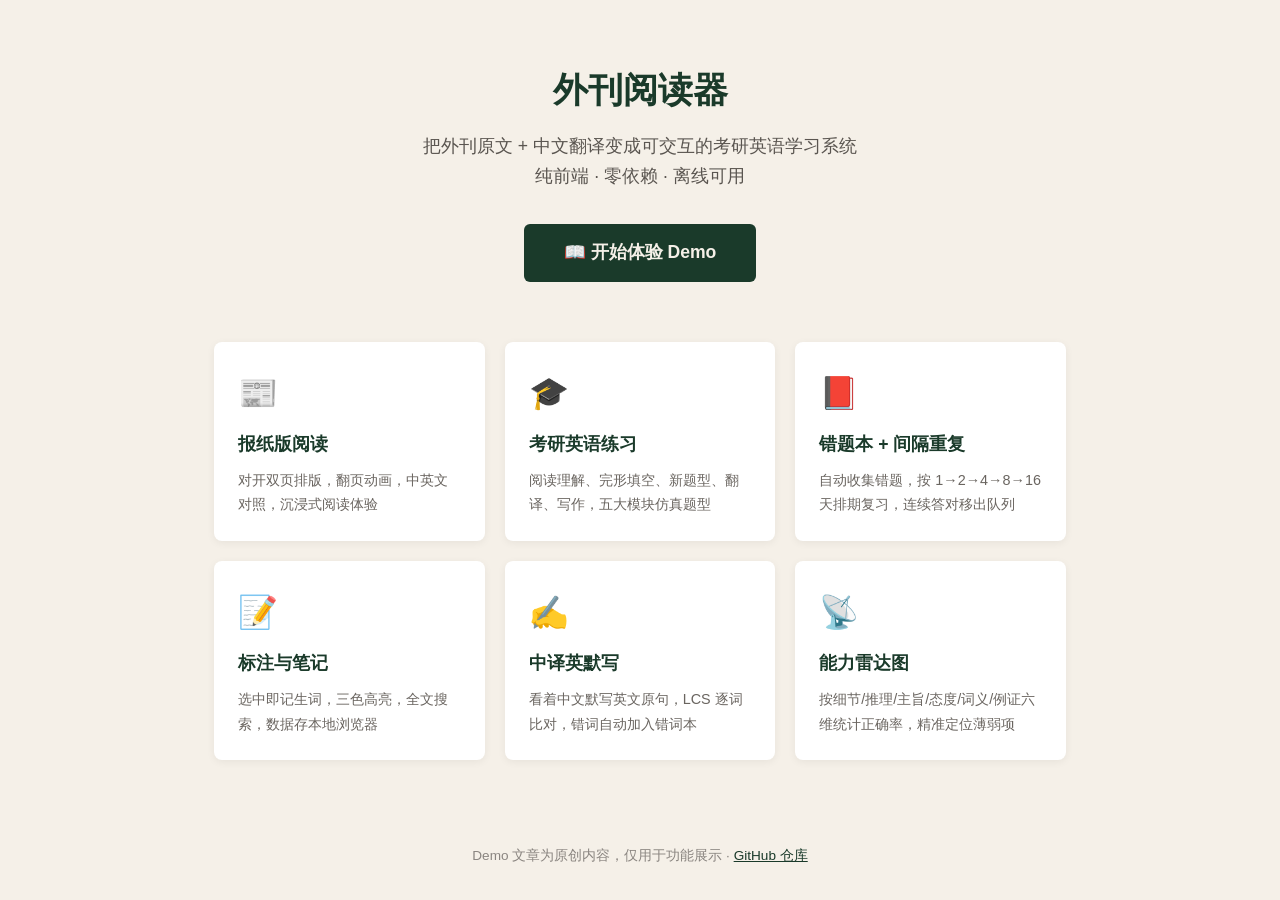
<file: docs/index.html>
<!DOCTYPE html>
<html lang="zh-CN">
<head>
<meta charset="utf-8">
<meta name="viewport" content="width=device-width, initial-scale=1">
<title>外刊阅读器 · 在线 Demo</title>
<style>
  * { margin: 0; padding: 0; box-sizing: border-box; }
  body { font-family: -apple-system, "Segoe UI", "PingFang SC", "Microsoft YaHei", sans-serif; background: #f5f0e8; color: #2d2a26; line-height: 1.7; }
  .hero { max-width: 800px; margin: 0 auto; padding: 60px 24px 40px; text-align: center; }
  .hero h1 { font-size: 2.2em; margin-bottom: 12px; color: #1a3a2a; }
  .hero p { font-size: 1.1em; color: #5a5550; margin-bottom: 32px; }
  .cta { display: inline-block; padding: 14px 40px; background: #1a3a2a; color: #f5f0e8; text-decoration: none; border-radius: 6px; font-size: 1.1em; font-weight: 600; transition: background 0.2s; }
  .cta:hover { background: #2d5a3a; }
  .features { max-width: 900px; margin: 0 auto; padding: 20px 24px 60px; display: grid; grid-template-columns: repeat(auto-fit, minmax(250px, 1fr)); gap: 20px; }
  .feature { background: #fff; border-radius: 8px; padding: 24px; box-shadow: 0 2px 8px rgba(0,0,0,0.06); }
  .feature .icon { font-size: 2em; margin-bottom: 10px; }
  .feature h3 { font-size: 1.1em; margin-bottom: 8px; color: #1a3a2a; }
  .feature p { font-size: 0.9em; color: #6a6560; }
  .footer { text-align: center; padding: 24px; color: #8a8580; font-size: 0.85em; }
  .footer a { color: #1a3a2a; }
</style>
</head>
<body>
<div class="hero">
  <h1>外刊阅读器</h1>
  <p>把外刊原文 + 中文翻译变成可交互的考研英语学习系统<br>纯前端 · 零依赖 · 离线可用</p>
  <a href="demo.html" class="cta">📖 开始体验 Demo</a>
</div>
<div class="features">
  <div class="feature">
    <div class="icon">📰</div>
    <h3>报纸版阅读</h3>
    <p>对开双页排版，翻页动画，中英文对照，沉浸式阅读体验</p>
  </div>
  <div class="feature">
    <div class="icon">🎓</div>
    <h3>考研英语练习</h3>
    <p>阅读理解、完形填空、新题型、翻译、写作，五大模块仿真题型</p>
  </div>
  <div class="feature">
    <div class="icon">📕</div>
    <h3>错题本 + 间隔重复</h3>
    <p>自动收集错题，按 1→2→4→8→16 天排期复习，连续答对移出队列</p>
  </div>
  <div class="feature">
    <div class="icon">📝</div>
    <h3>标注与笔记</h3>
    <p>选中即记生词，三色高亮，全文搜索，数据存本地浏览器</p>
  </div>
  <div class="feature">
    <div class="icon">✍️</div>
    <h3>中译英默写</h3>
    <p>看着中文默写英文原句，LCS 逐词比对，错词自动加入错词本</p>
  </div>
  <div class="feature">
    <div class="icon">📡</div>
    <h3>能力雷达图</h3>
    <p>按细节/推理/主旨/态度/词义/例证六维统计正确率，精准定位薄弱项</p>
  </div>
</div>
<div class="footer">
  <p>Demo 文章为原创内容，仅用于功能展示 · <a href="https://github.com/freename323/foreign-article-reader">GitHub 仓库</a></p>
</div>
</body>
</html>
</file>
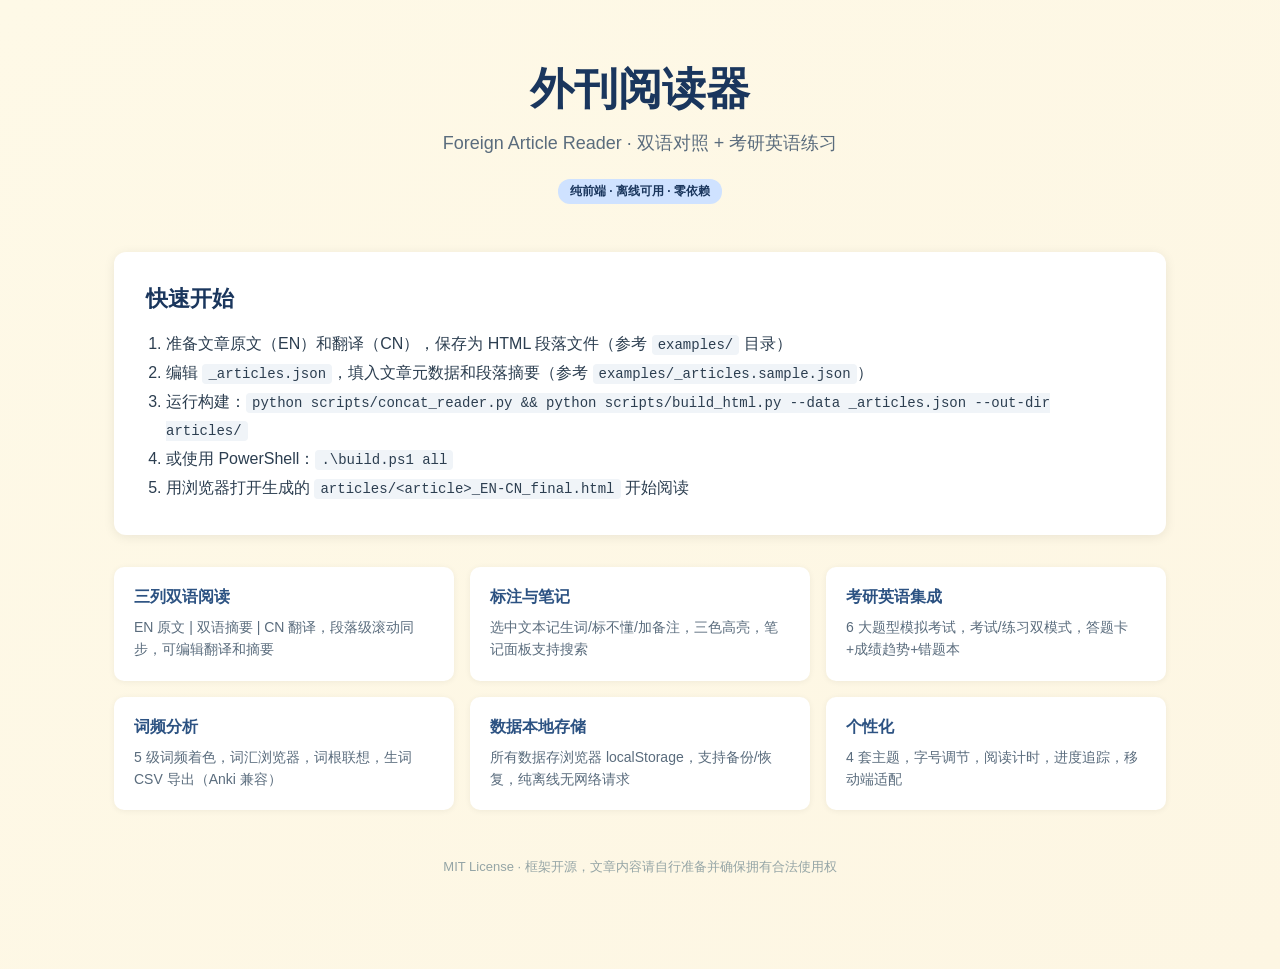
<file: index_template.html>
<!DOCTYPE html>
<html lang="zh-CN">
<head>
<meta charset="utf-8">
<meta name="viewport" content="width=device-width, initial-scale=1">
<title>外刊阅读器 · Foreign Article Reader</title>
<style>
  * { box-sizing: border-box; }
  body {
    margin: 0; padding: 0;
    font-family: -apple-system, "Segoe UI", "PingFang SC", "Microsoft YaHei", sans-serif;
    background: linear-gradient(135deg, #fef9e7 0%, #fdf6e3 100%);
    color: #2c3e50;
    min-height: 100vh;
  }
  .container {
    max-width: 1100px;
    margin: 0 auto;
    padding: 60px 24px 80px;
  }
  header {
    text-align: center;
    margin-bottom: 48px;
  }
  h1 {
    font-size: 44px; margin: 0 0 12px;
    color: #1a365d;
    font-weight: 700;
  }
  .subtitle {
    font-size: 18px; color: #5a6c7d;
    margin: 0 0 8px;
  }
  .tagline {
    display: inline-block;
    background: #cfe2ff; color: #1a365d;
    padding: 4px 12px; border-radius: 12px;
    font-size: 12px; font-weight: 600;
    margin-top: 16px;
  }
  .setup-box {
    background: white;
    border-radius: 12px;
    padding: 32px;
    box-shadow: 0 2px 12px rgba(0,0,0,0.08);
    margin-bottom: 32px;
  }
  .setup-box h2 {
    margin: 0 0 16px;
    color: #1a365d;
    font-size: 22px;
  }
  .setup-box ol {
    margin: 0;
    padding-left: 20px;
    line-height: 1.8;
  }
  .setup-box code {
    background: #f0f4f8;
    padding: 2px 6px;
    border-radius: 4px;
    font-size: 14px;
  }
  .features {
    display: grid;
    grid-template-columns: repeat(auto-fit, minmax(280px, 1fr));
    gap: 16px;
  }
  .feature {
    background: white;
    border-radius: 10px;
    padding: 20px;
    box-shadow: 0 1px 6px rgba(0,0,0,0.06);
  }
  .feature h3 {
    margin: 0 0 8px;
    color: #2c5282;
    font-size: 16px;
  }
  .feature p {
    margin: 0;
    color: #5a6c7d;
    font-size: 14px;
    line-height: 1.6;
  }
  footer {
    text-align: center;
    margin-top: 48px;
    color: #95a5a6;
    font-size: 13px;
  }
</style>
</head>
<body>
<div class="container">
  <header>
    <h1>外刊阅读器</h1>
    <p class="subtitle">Foreign Article Reader · 双语对照 + 考研英语练习</p>
    <span class="tagline">纯前端 · 离线可用 · 零依赖</span>
  </header>

  <div class="setup-box">
    <h2>快速开始</h2>
    <ol>
      <li>准备文章原文（EN）和翻译（CN），保存为 HTML 段落文件（参考 <code>examples/</code> 目录）</li>
      <li>编辑 <code>_articles.json</code>，填入文章元数据和段落摘要（参考 <code>examples/_articles.sample.json</code>）</li>
      <li>运行构建：<code>python scripts/concat_reader.py &amp;&amp; python scripts/build_html.py --data _articles.json --out-dir articles/</code></li>
      <li>或使用 PowerShell：<code>.\build.ps1 all</code></li>
      <li>用浏览器打开生成的 <code>articles/&lt;article&gt;_EN-CN_final.html</code> 开始阅读</li>
    </ol>
  </div>

  <div class="features">
    <div class="feature">
      <h3>三列双语阅读</h3>
      <p>EN 原文 | 双语摘要 | CN 翻译，段落级滚动同步，可编辑翻译和摘要</p>
    </div>
    <div class="feature">
      <h3>标注与笔记</h3>
      <p>选中文本记生词/标不懂/加备注，三色高亮，笔记面板支持搜索</p>
    </div>
    <div class="feature">
      <h3>考研英语集成</h3>
      <p>6 大题型模拟考试，考试/练习双模式，答题卡+成绩趋势+错题本</p>
    </div>
    <div class="feature">
      <h3>词频分析</h3>
      <p>5 级词频着色，词汇浏览器，词根联想，生词 CSV 导出（Anki 兼容）</p>
    </div>
    <div class="feature">
      <h3>数据本地存储</h3>
      <p>所有数据存浏览器 localStorage，支持备份/恢复，纯离线无网络请求</p>
    </div>
    <div class="feature">
      <h3>个性化</h3>
      <p>4 套主题，字号调节，阅读计时，进度追踪，移动端适配</p>
    </div>
  </div>

  <footer>
    <p>MIT License · 框架开源，文章内容请自行准备并确保拥有合法使用权</p>
  </footer>
</div>
</body>
</html>
</file>
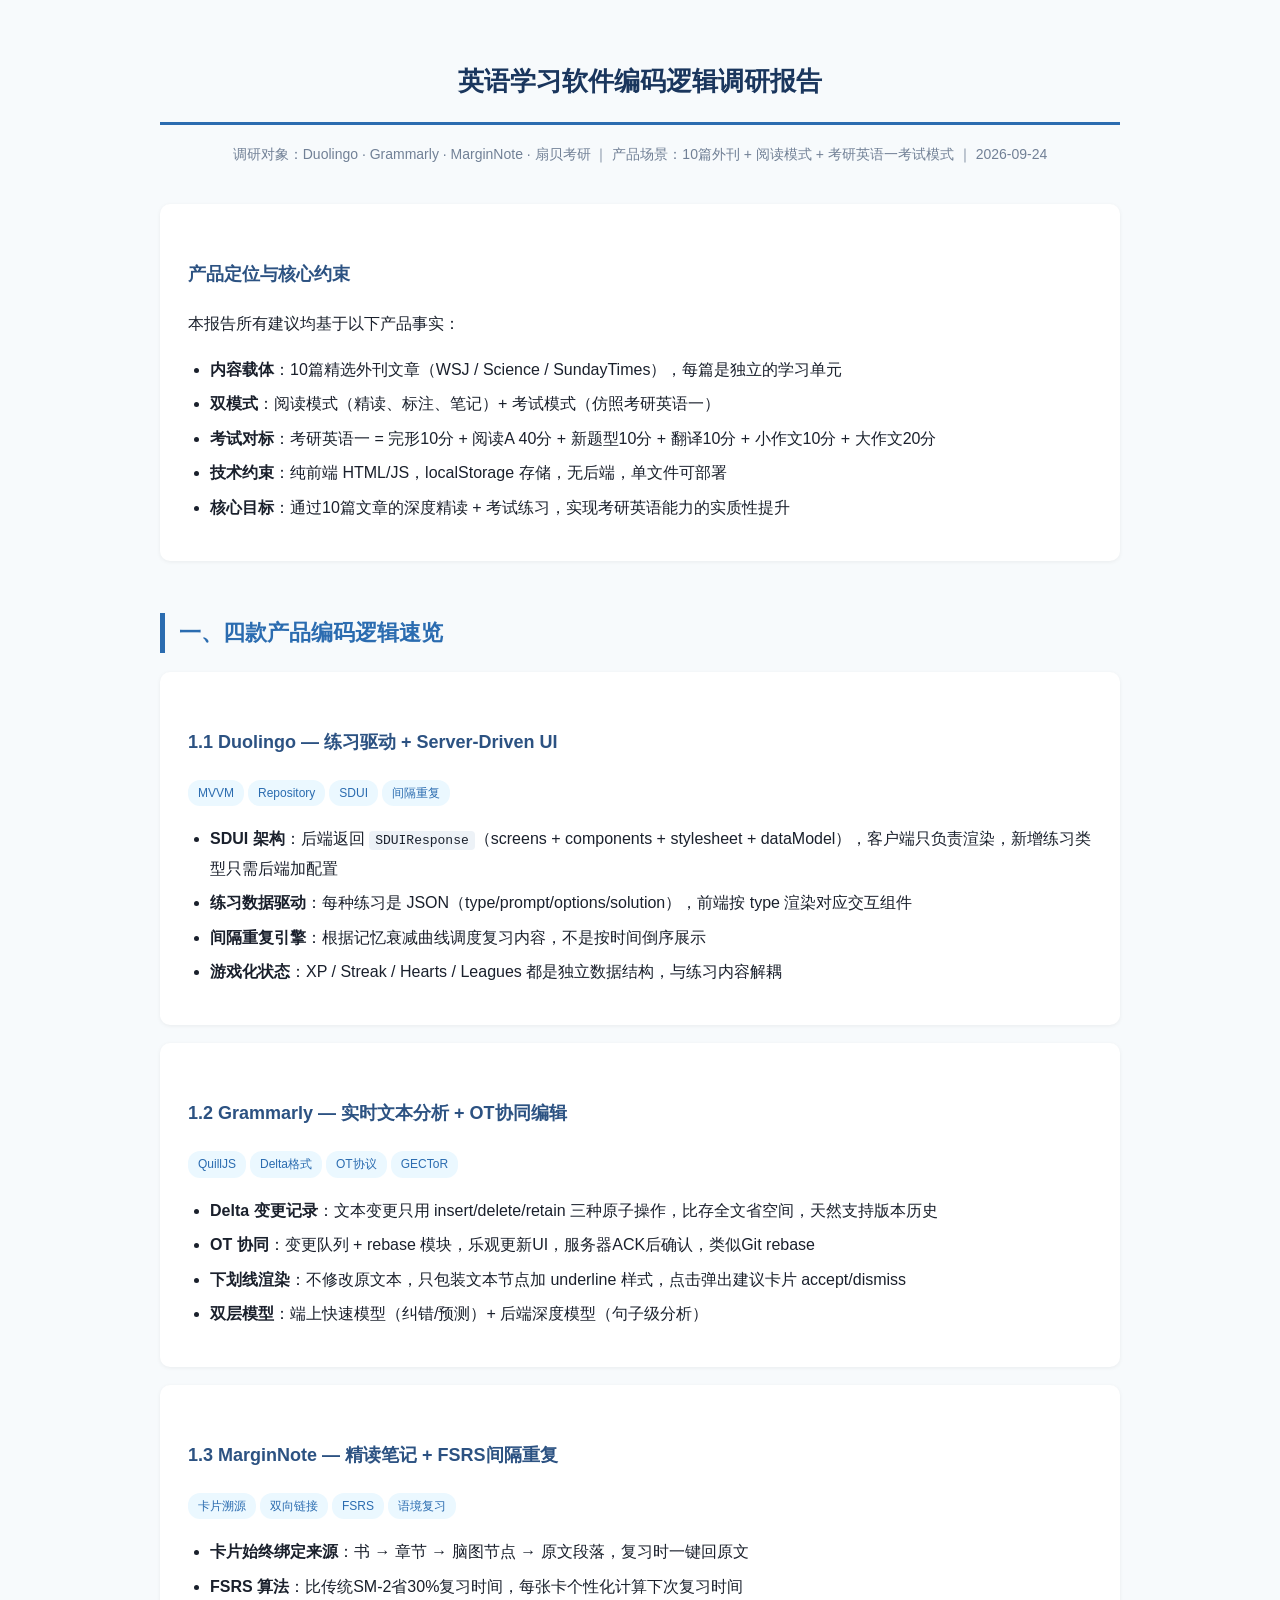
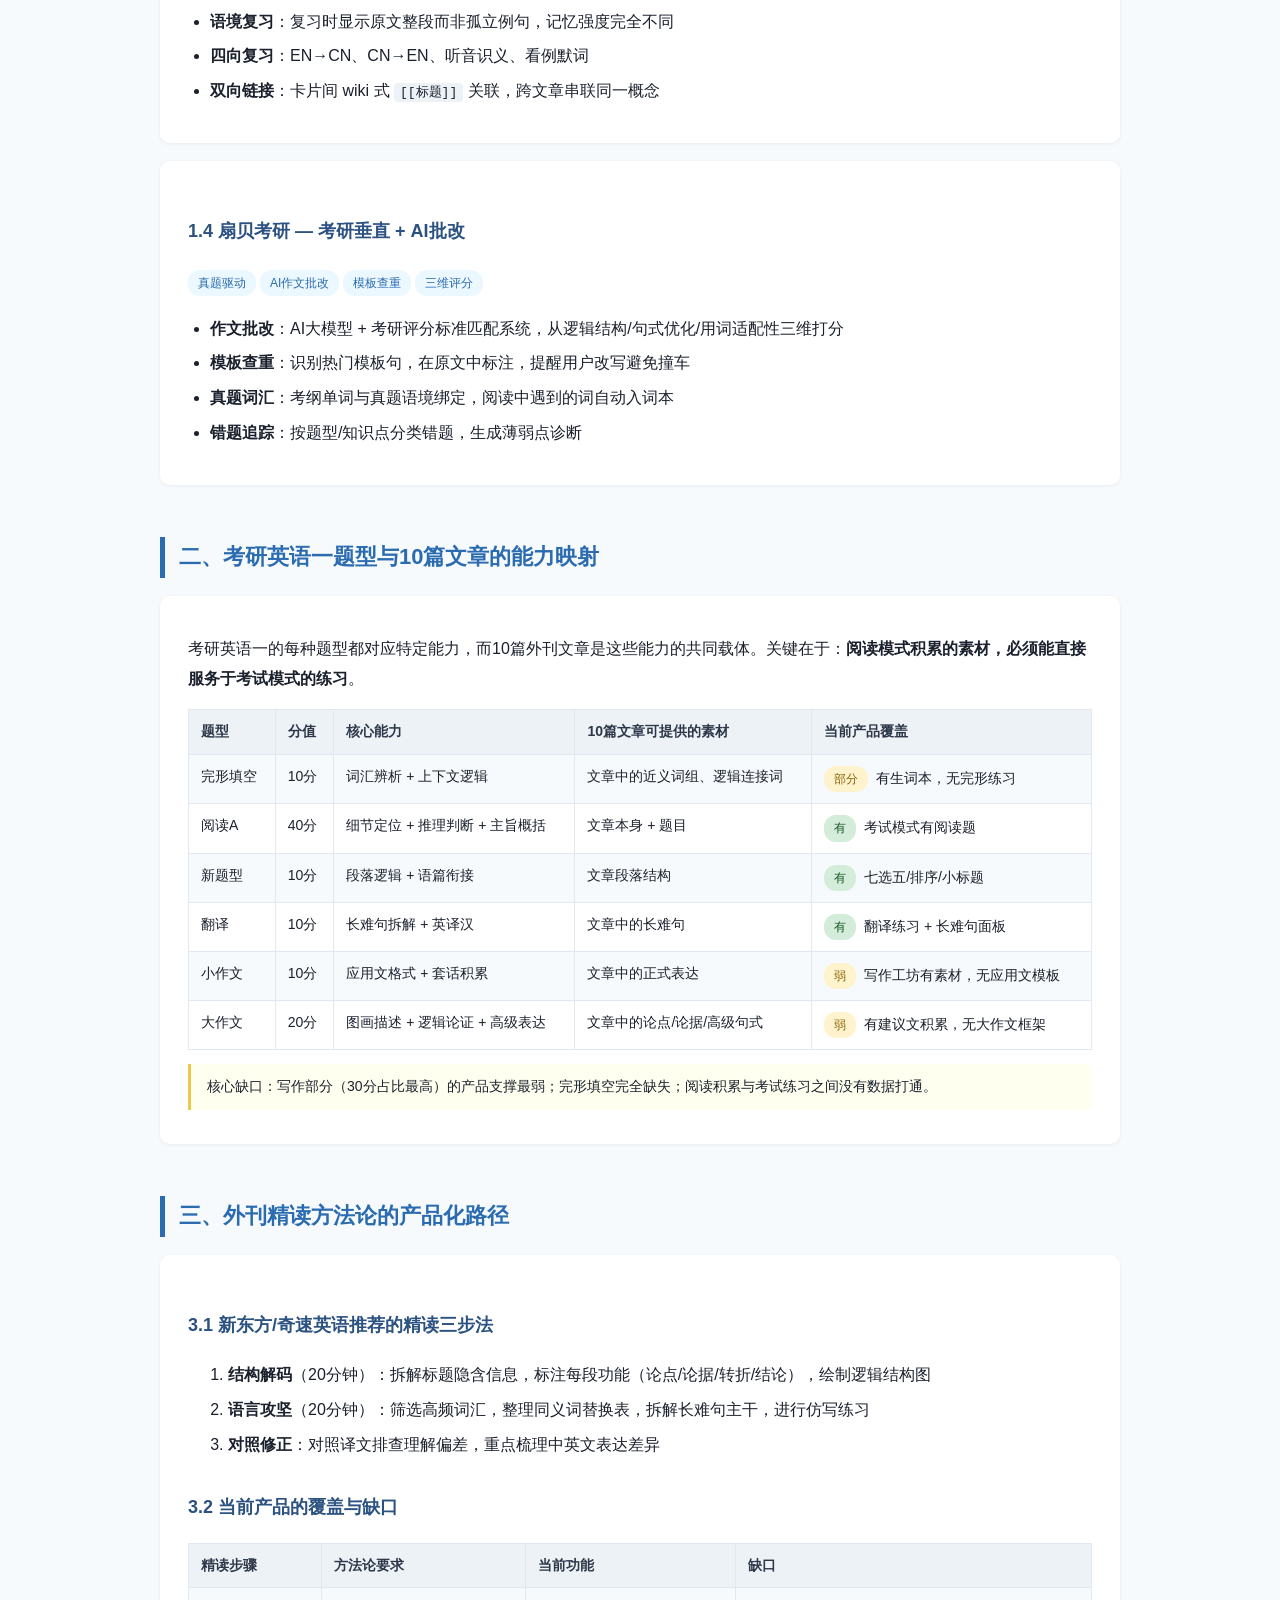
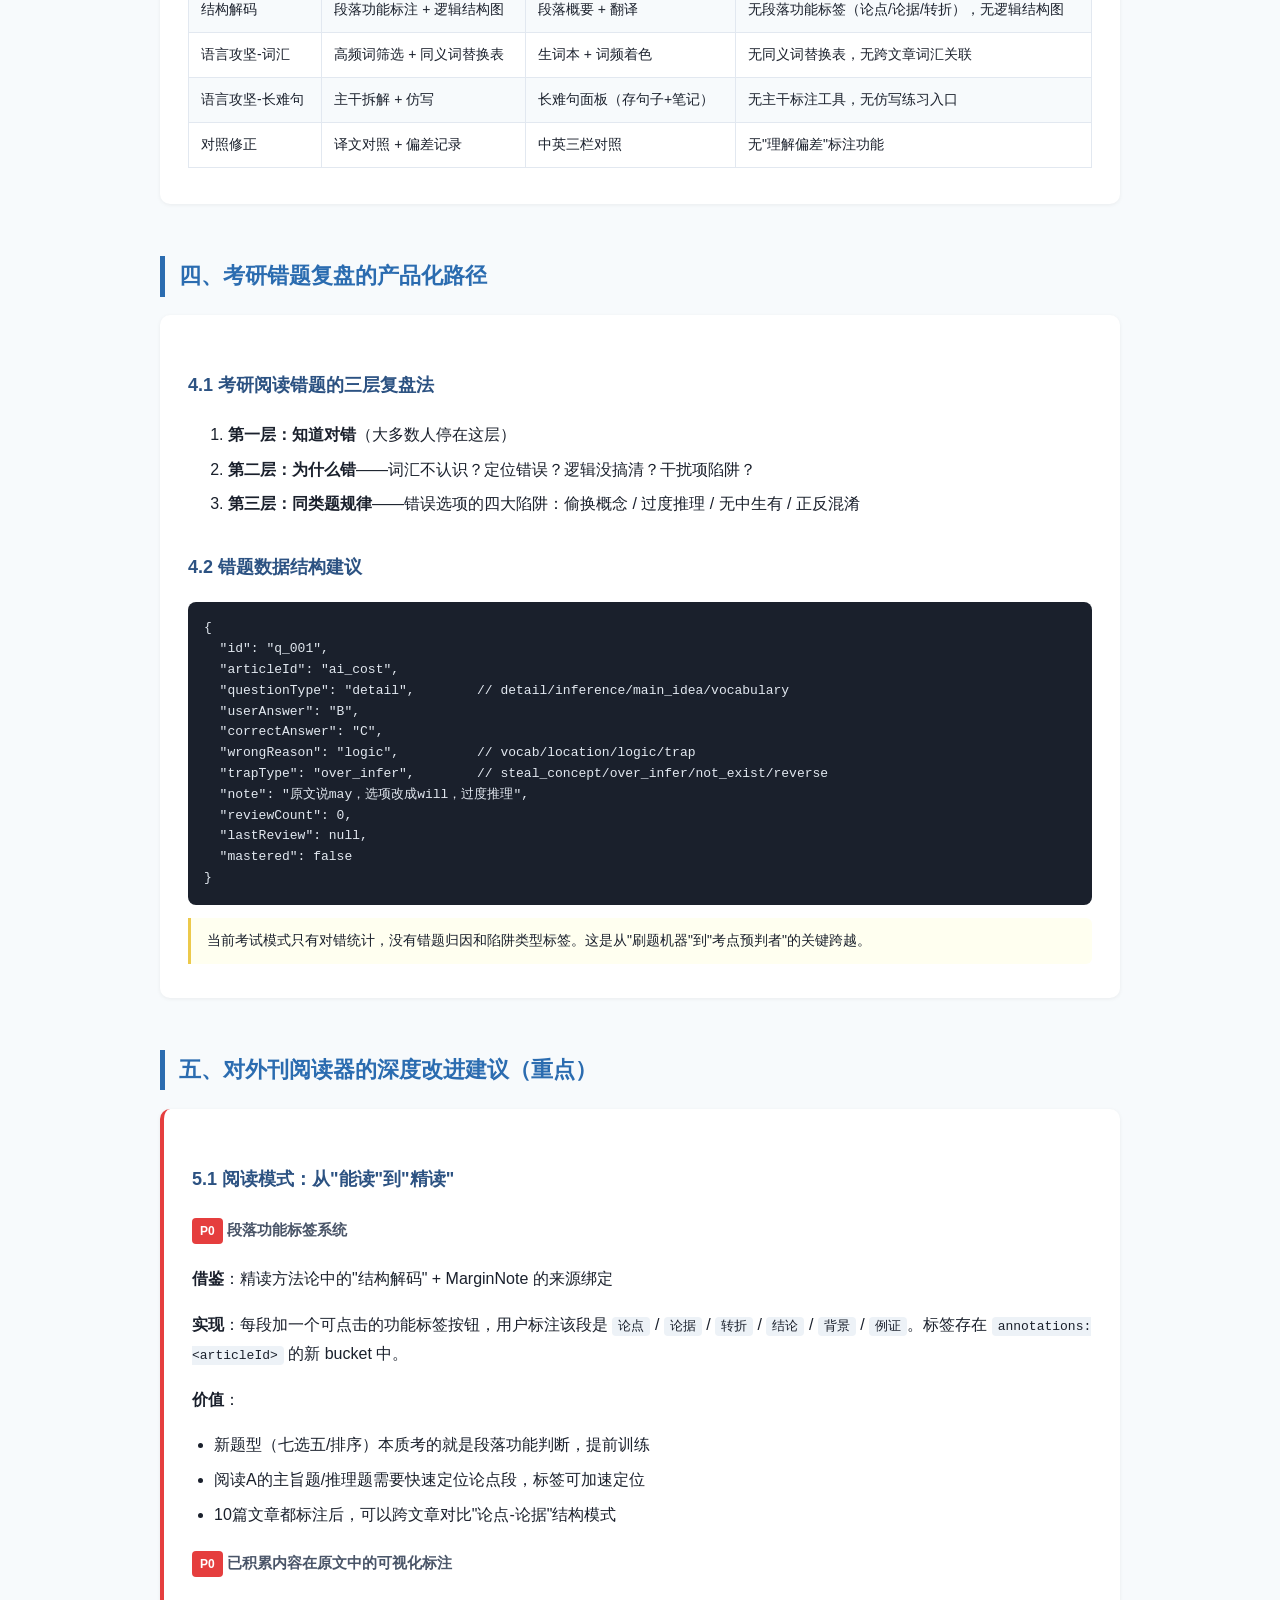
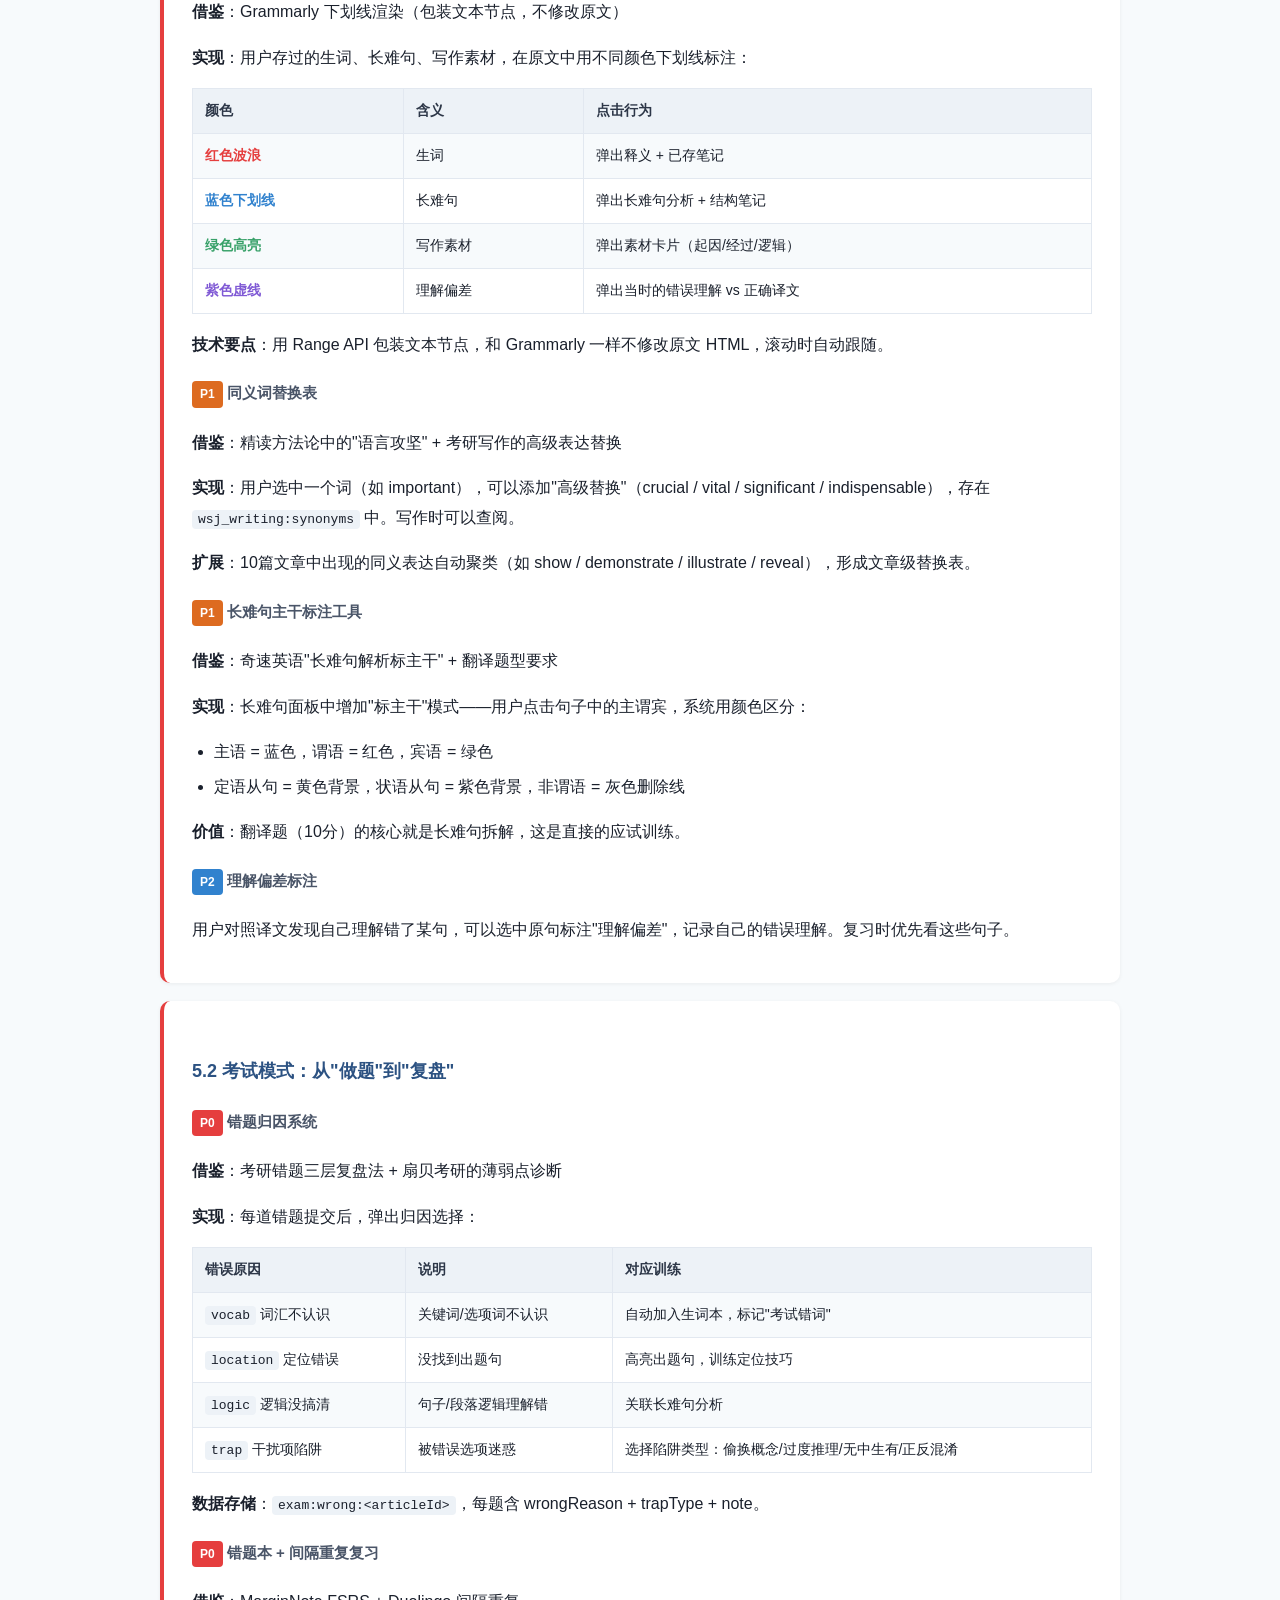
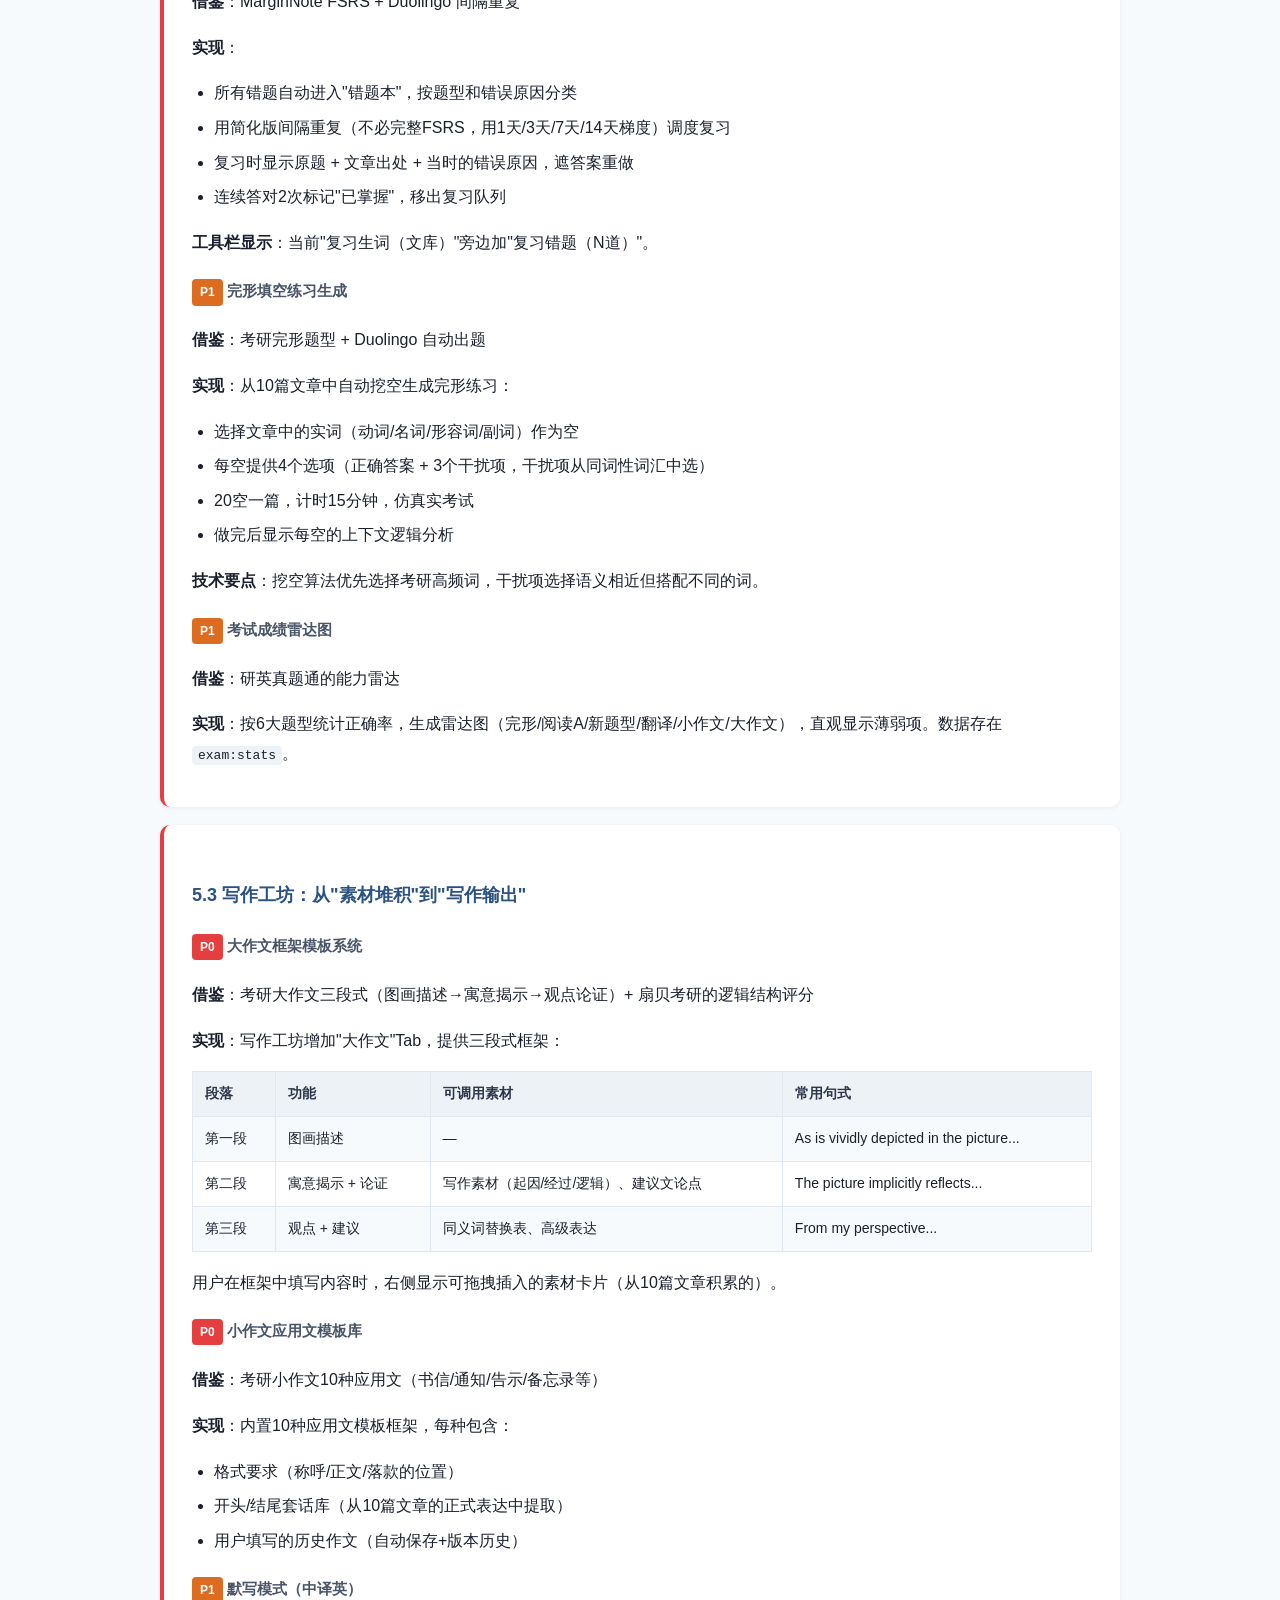
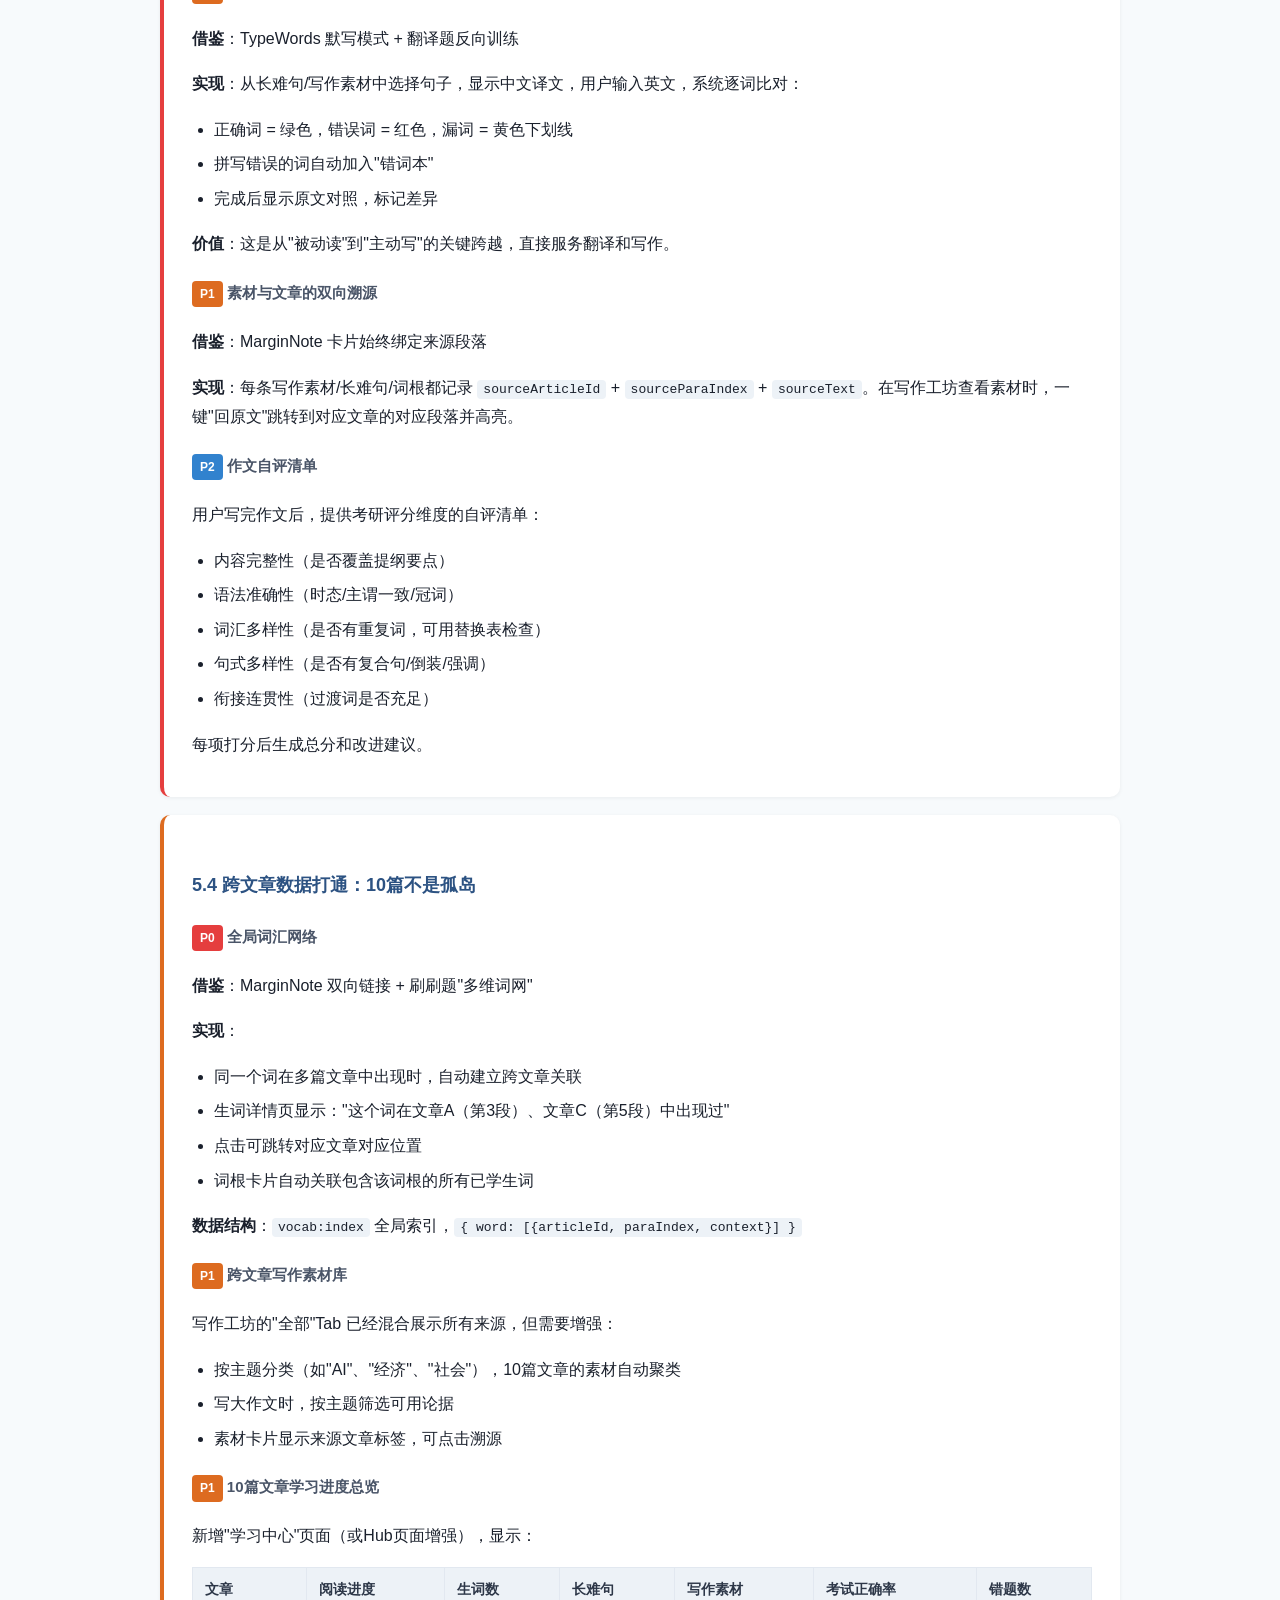
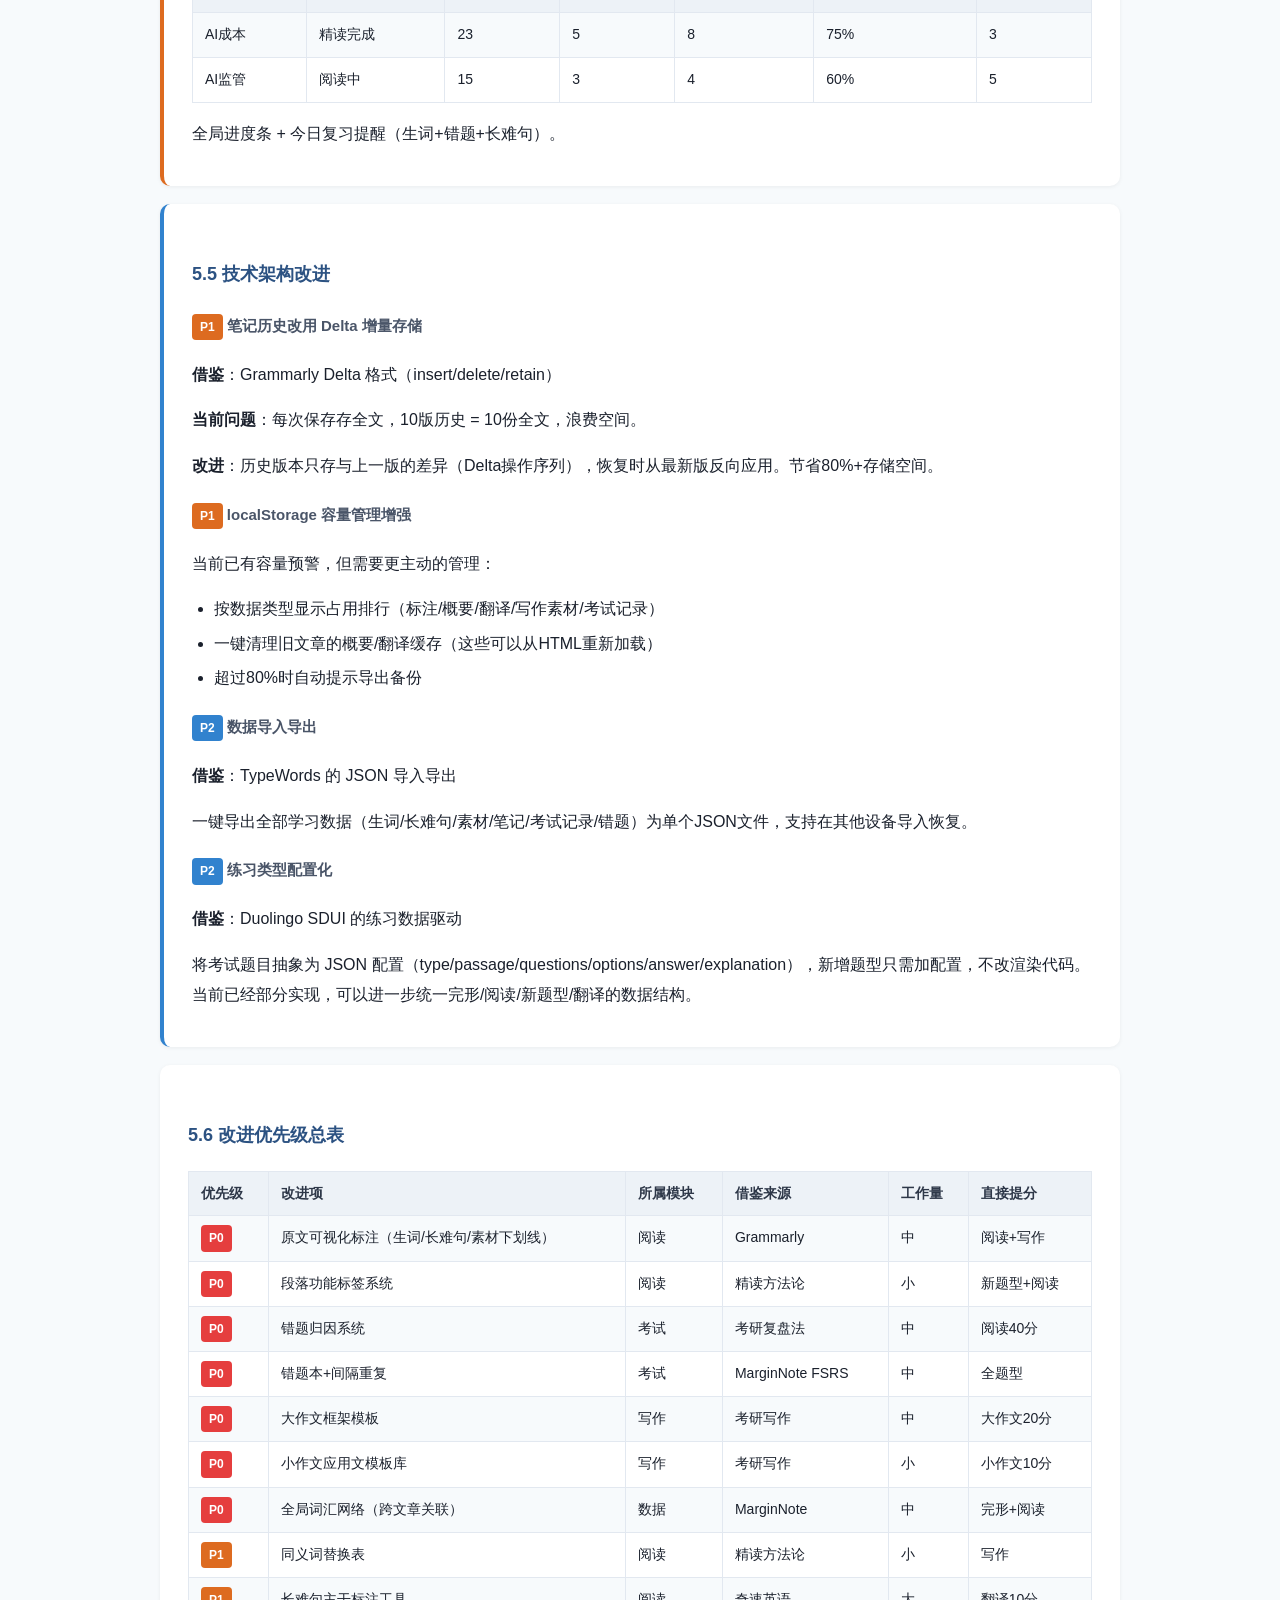
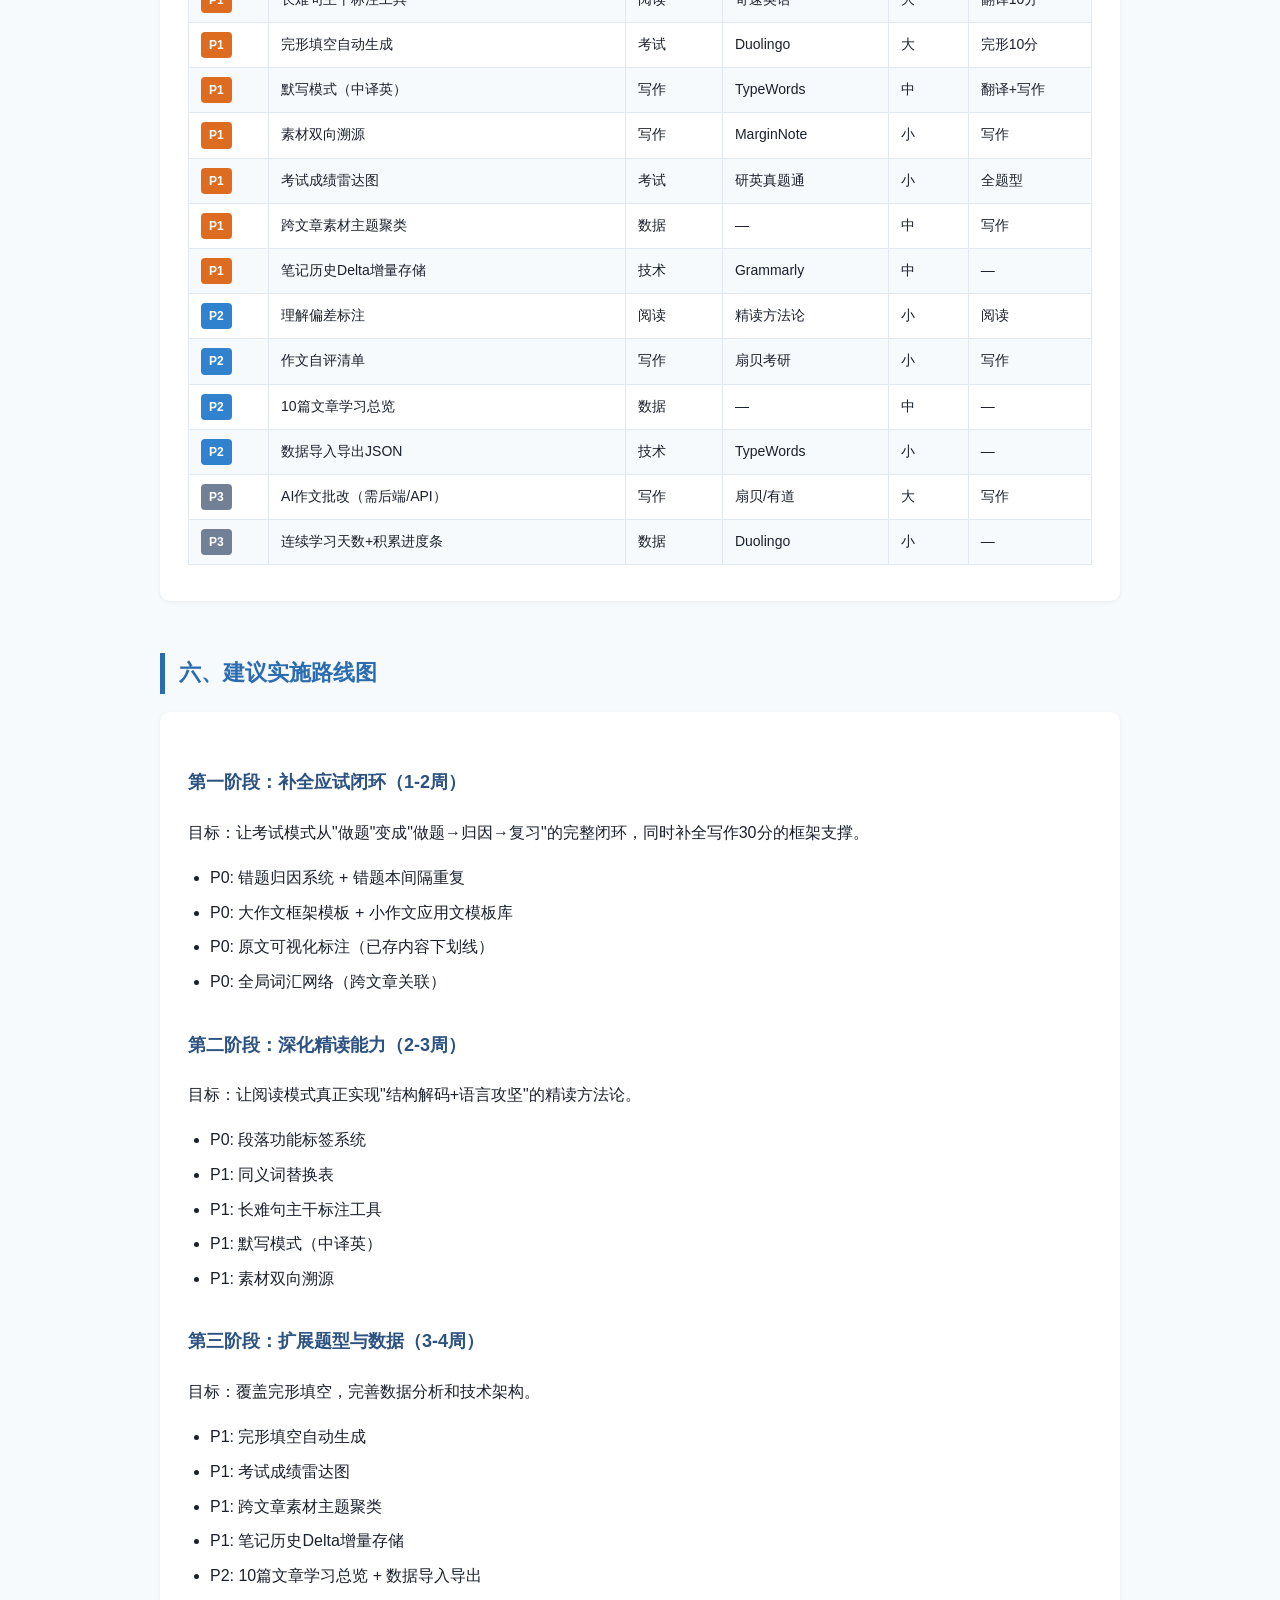
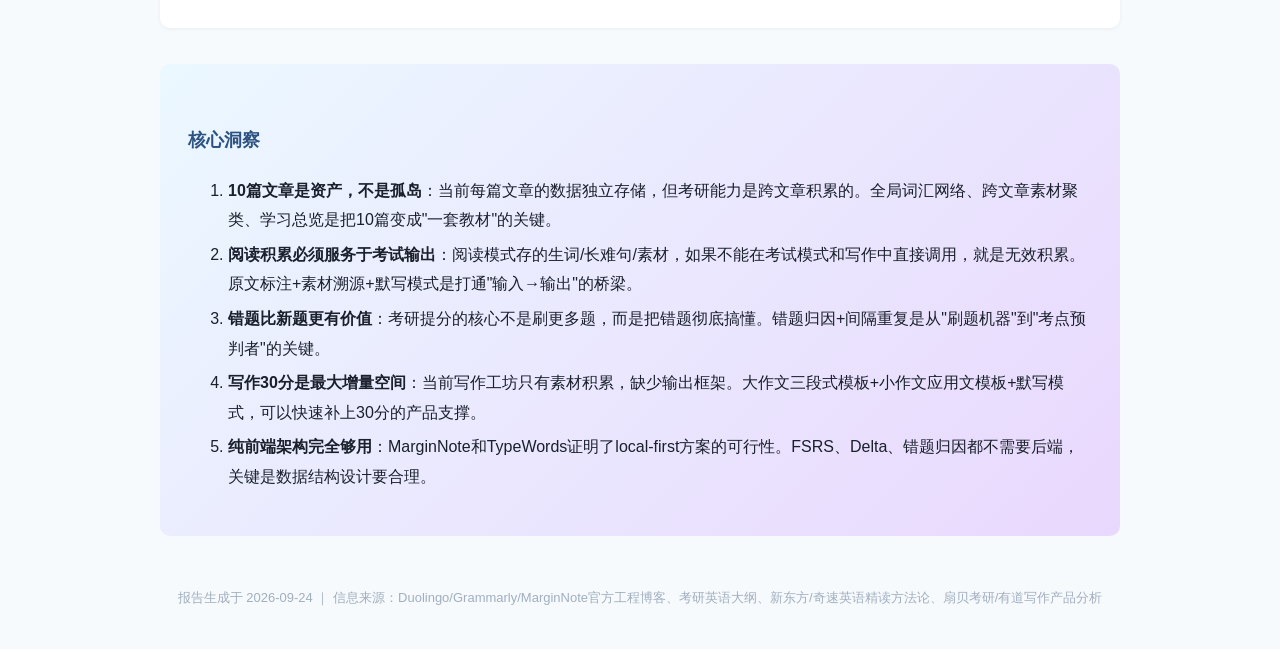
<file: 英语写作软件编码逻辑调研报告.html>
<!DOCTYPE html>
<html lang="zh-CN">
<head>
<meta charset="UTF-8">
<meta name="viewport" content="width=device-width, initial-scale=1.0">
<title>英语学习软件编码逻辑调研报告 — 面向外刊阅读器的改进建议</title>
<style>
  body { font-family: -apple-system, "Segoe UI", "PingFang SC", "Microsoft YaHei", sans-serif; max-width: 960px; margin: 0 auto; padding: 40px 24px; line-height: 1.85; color: #1a202c; background: #f7fafc; }
  h1 { text-align: center; border-bottom: 3px solid #2b6cb0; padding-bottom: 16px; color: #1a365d; font-size: 26px; }
  h2 { color: #2b6cb0; border-left: 5px solid #2b6cb0; padding-left: 14px; margin-top: 52px; font-size: 22px; }
  h3 { color: #2c5282; margin-top: 32px; font-size: 18px; }
  h4 { color: #4a5568; margin-top: 20px; font-size: 15px; }
  .meta { text-align: center; color: #718096; margin-bottom: 36px; font-size: 14px; }
  .card { background: #fff; border-radius: 10px; padding: 22px 28px; margin: 18px 0; box-shadow: 0 1px 4px rgba(0,0,0,0.06); }
  .tag { display: inline-block; background: #ebf8ff; color: #2b6cb0; padding: 2px 10px; border-radius: 12px; font-size: 12px; margin: 2px 4px 2px 0; }
  .tag-warn { background: #fff3cd; color: #856404; }
  .tag-ok { background: #d4edda; color: #155724; }
  table { width: 100%; border-collapse: collapse; margin: 14px 0; font-size: 14px; }
  th, td { border: 1px solid #e2e8f0; padding: 9px 12px; text-align: left; vertical-align: top; }
  th { background: #edf2f7; color: #2d3748; white-space: nowrap; }
  tr:nth-child(even) { background: #f7fafc; }
  code { background: #edf2f7; padding: 2px 6px; border-radius: 4px; font-size: 13px; font-family: "Consolas", monospace; }
  pre { background: #1a202c; color: #e2e8f0; padding: 16px; border-radius: 8px; overflow-x: auto; font-size: 13px; line-height: 1.6; }
  pre code { background: none; color: inherit; padding: 0; }
  .flow { display: flex; align-items: center; flex-wrap: wrap; gap: 6px; margin: 12px 0; font-size: 13px; }
  .flow .node { background: #2b6cb0; color: #fff; padding: 5px 12px; border-radius: 6px; }
  .flow .arrow { color: #718096; font-size: 16px; }
  .p0 { border-left: 4px solid #e53e3e; }
  .p1 { border-left: 4px solid #dd6b20; }
  .p2 { border-left: 4px solid #3182ce; }
  .p3 { border-left: 4px solid #718096; }
  .priority { display: inline-block; padding: 2px 8px; border-radius: 4px; font-size: 12px; font-weight: 600; color: #fff; }
  .pr-0 { background: #e53e3e; }
  .pr-1 { background: #dd6b20; }
  .pr-2 { background: #3182ce; }
  .pr-3 { background: #718096; }
  .conclusion { background: linear-gradient(135deg, #ebf8ff 0%, #e9d8fd 100%); border-radius: 10px; padding: 28px; margin-top: 36px; }
  ul { padding-left: 22px; }
  li { margin: 5px 0; }
  .insight { background: #fffff0; border-left: 3px solid #ecc94b; padding: 10px 16px; margin: 12px 0; border-radius: 0 6px 6px 0; font-size: 14px; }
</style>
</head>
<body>

<h1>英语学习软件编码逻辑调研报告</h1>
<div class="meta">调研对象：Duolingo · Grammarly · MarginNote · 扇贝考研 ｜ 产品场景：10篇外刊 + 阅读模式 + 考研英语一考试模式 ｜ 2026-09-24</div>

<!-- ============ 产品定位回顾 ============ -->
<div class="card">
<h3>产品定位与核心约束</h3>
<p>本报告所有建议均基于以下产品事实：</p>
<ul>
<li><b>内容载体</b>：10篇精选外刊文章（WSJ / Science / SundayTimes），每篇是独立的学习单元</li>
<li><b>双模式</b>：阅读模式（精读、标注、笔记）+ 考试模式（仿照考研英语一）</li>
<li><b>考试对标</b>：考研英语一 = 完形10分 + 阅读A 40分 + 新题型10分 + 翻译10分 + 小作文10分 + 大作文20分</li>
<li><b>技术约束</b>：纯前端 HTML/JS，localStorage 存储，无后端，单文件可部署</li>
<li><b>核心目标</b>：通过10篇文章的深度精读 + 考试练习，实现考研英语能力的实质性提升</li>
</ul>
</div>

<!-- ============ 第一部分：四款产品速览 ============ -->
<h2>一、四款产品编码逻辑速览</h2>

<div class="card">
<h3>1.1 Duolingo — 练习驱动 + Server-Driven UI</h3>
<p><span class="tag">MVVM</span><span class="tag">Repository</span><span class="tag">SDUI</span><span class="tag">间隔重复</span></p>
<ul>
<li><b>SDUI 架构</b>：后端返回 <code>SDUIResponse</code>（screens + components + stylesheet + dataModel），客户端只负责渲染，新增练习类型只需后端加配置</li>
<li><b>练习数据驱动</b>：每种练习是 JSON（type/prompt/options/solution），前端按 type 渲染对应交互组件</li>
<li><b>间隔重复引擎</b>：根据记忆衰减曲线调度复习内容，不是按时间倒序展示</li>
<li><b>游戏化状态</b>：XP / Streak / Hearts / Leagues 都是独立数据结构，与练习内容解耦</li>
</ul>
</div>

<div class="card">
<h3>1.2 Grammarly — 实时文本分析 + OT协同编辑</h3>
<p><span class="tag">QuillJS</span><span class="tag">Delta格式</span><span class="tag">OT协议</span><span class="tag">GECToR</span></p>
<ul>
<li><b>Delta 变更记录</b>：文本变更只用 insert/delete/retain 三种原子操作，比存全文省空间，天然支持版本历史</li>
<li><b>OT 协同</b>：变更队列 + rebase 模块，乐观更新UI，服务器ACK后确认，类似Git rebase</li>
<li><b>下划线渲染</b>：不修改原文本，只包装文本节点加 underline 样式，点击弹出建议卡片 accept/dismiss</li>
<li><b>双层模型</b>：端上快速模型（纠错/预测）+ 后端深度模型（句子级分析）</li>
</ul>
</div>

<div class="card">
<h3>1.3 MarginNote — 精读笔记 + FSRS间隔重复</h3>
<p><span class="tag">卡片溯源</span><span class="tag">双向链接</span><span class="tag">FSRS</span><span class="tag">语境复习</span></p>
<ul>
<li><b>卡片始终绑定来源</b>：书 → 章节 → 脑图节点 → 原文段落，复习时一键回原文</li>
<li><b>FSRS 算法</b>：比传统SM-2省30%复习时间，每张卡个性化计算下次复习时间</li>
<li><b>语境复习</b>：复习时显示原文整段而非孤立例句，记忆强度完全不同</li>
<li><b>四向复习</b>：EN→CN、CN→EN、听音识义、看例默词</li>
<li><b>双向链接</b>：卡片间 wiki 式 <code>[[标题]]</code> 关联，跨文章串联同一概念</li>
</ul>
</div>

<div class="card">
<h3>1.4 扇贝考研 — 考研垂直 + AI批改</h3>
<p><span class="tag">真题驱动</span><span class="tag">AI作文批改</span><span class="tag">模板查重</span><span class="tag">三维评分</span></p>
<ul>
<li><b>作文批改</b>：AI大模型 + 考研评分标准匹配系统，从逻辑结构/句式优化/用词适配性三维打分</li>
<li><b>模板查重</b>：识别热门模板句，在原文中标注，提醒用户改写避免撞车</li>
<li><b>真题词汇</b>：考纲单词与真题语境绑定，阅读中遇到的词自动入词本</li>
<li><b>错题追踪</b>：按题型/知识点分类错题，生成薄弱点诊断</li>
</ul>
</div>

<!-- ============ 第二部分：考研英语一题型与能力映射 ============ -->
<h2>二、考研英语一题型与10篇文章的能力映射</h2>

<div class="card">
<p>考研英语一的每种题型都对应特定能力，而10篇外刊文章是这些能力的共同载体。关键在于：<strong>阅读模式积累的素材，必须能直接服务于考试模式的练习</strong>。</p>
<table>
<tr><th>题型</th><th>分值</th><th>核心能力</th><th>10篇文章可提供的素材</th><th>当前产品覆盖</th></tr>
<tr><td>完形填空</td><td>10分</td><td>词汇辨析 + 上下文逻辑</td><td>文章中的近义词组、逻辑连接词</td><td><span class="tag tag-warn">部分</span> 有生词本，无完形练习</td></tr>
<tr><td>阅读A</td><td>40分</td><td>细节定位 + 推理判断 + 主旨概括</td><td>文章本身 + 题目</td><td><span class="tag tag-ok">有</span> 考试模式有阅读题</td></tr>
<tr><td>新题型</td><td>10分</td><td>段落逻辑 + 语篇衔接</td><td>文章段落结构</td><td><span class="tag tag-ok">有</span> 七选五/排序/小标题</td></tr>
<tr><td>翻译</td><td>10分</td><td>长难句拆解 + 英译汉</td><td>文章中的长难句</td><td><span class="tag tag-ok">有</span> 翻译练习 + 长难句面板</td></tr>
<tr><td>小作文</td><td>10分</td><td>应用文格式 + 套话积累</td><td>文章中的正式表达</td><td><span class="tag tag-warn">弱</span> 写作工坊有素材，无应用文模板</td></tr>
<tr><td>大作文</td><td>20分</td><td>图画描述 + 逻辑论证 + 高级表达</td><td>文章中的论点/论据/高级句式</td><td><span class="tag tag-warn">弱</span> 有建议文积累，无大作文框架</td></tr>
</table>
<div class="insight">核心缺口：写作部分（30分占比最高）的产品支撑最弱；完形填空完全缺失；阅读积累与考试练习之间没有数据打通。</div>
</div>

<!-- ============ 第三部分：精读方法论的产品化 ============ -->
<h2>三、外刊精读方法论的产品化路径</h2>

<div class="card">
<h3>3.1 新东方/奇速英语推荐的精读三步法</h3>
<ol>
<li><b>结构解码</b>（20分钟）：拆解标题隐含信息，标注每段功能（论点/论据/转折/结论），绘制逻辑结构图</li>
<li><b>语言攻坚</b>（20分钟）：筛选高频词汇，整理同义词替换表，拆解长难句主干，进行仿写练习</li>
<li><b>对照修正</b>：对照译文排查理解偏差，重点梳理中英文表达差异</li>
</ol>
<h3>3.2 当前产品的覆盖与缺口</h3>
<table>
<tr><th>精读步骤</th><th>方法论要求</th><th>当前功能</th><th>缺口</th></tr>
<tr><td>结构解码</td><td>段落功能标注 + 逻辑结构图</td><td>段落概要 + 翻译</td><td>无段落功能标签（论点/论据/转折），无逻辑结构图</td></tr>
<tr><td>语言攻坚-词汇</td><td>高频词筛选 + 同义词替换表</td><td>生词本 + 词频着色</td><td>无同义词替换表，无跨文章词汇关联</td></tr>
<tr><td>语言攻坚-长难句</td><td>主干拆解 + 仿写</td><td>长难句面板（存句子+笔记）</td><td>无主干标注工具，无仿写练习入口</td></tr>
<tr><td>对照修正</td><td>译文对照 + 偏差记录</td><td>中英三栏对照</td><td>无"理解偏差"标注功能</td></tr>
</table>
</div>

<!-- ============ 第四部分：错题复盘的产品化 ============ -->
<h2>四、考研错题复盘的产品化路径</h2>

<div class="card">
<h3>4.1 考研阅读错题的三层复盘法</h3>
<ol>
<li><b>第一层：知道对错</b>（大多数人停在这层）</li>
<li><b>第二层：为什么错</b>——词汇不认识？定位错误？逻辑没搞清？干扰项陷阱？</li>
<li><b>第三层：同类题规律</b>——错误选项的四大陷阱：偷换概念 / 过度推理 / 无中生有 / 正反混淆</li>
</ol>
<h3>4.2 错题数据结构建议</h3>
<pre><code>{
  "id": "q_001",
  "articleId": "ai_cost",
  "questionType": "detail",        // detail/inference/main_idea/vocabulary
  "userAnswer": "B",
  "correctAnswer": "C",
  "wrongReason": "logic",          // vocab/location/logic/trap
  "trapType": "over_infer",        // steal_concept/over_infer/not_exist/reverse
  "note": "原文说may，选项改成will，过度推理",
  "reviewCount": 0,
  "lastReview": null,
  "mastered": false
}</code></pre>
<div class="insight">当前考试模式只有对错统计，没有错题归因和陷阱类型标签。这是从"刷题机器"到"考点预判者"的关键跨越。</div>
</div>

<!-- ============ 第五部分：核心改进建议（重点） ============ -->
<h2>五、对外刊阅读器的深度改进建议（重点）</h2>

<!-- 5.1 阅读模式 -->
<div class="card p0">
<h3>5.1 阅读模式：从"能读"到"精读"</h3>

<h4><span class="priority pr-0">P0</span> 段落功能标签系统</h4>
<p><b>借鉴</b>：精读方法论中的"结构解码" + MarginNote 的来源绑定</p>
<p><b>实现</b>：每段加一个可点击的功能标签按钮，用户标注该段是 <code>论点</code> / <code>论据</code> / <code>转折</code> / <code>结论</code> / <code>背景</code> / <code>例证</code>。标签存在 <code>annotations:&lt;articleId&gt;</code> 的新 bucket 中。</p>
<p><b>价值</b>：</p>
<ul>
<li>新题型（七选五/排序）本质考的就是段落功能判断，提前训练</li>
<li>阅读A的主旨题/推理题需要快速定位论点段，标签可加速定位</li>
<li>10篇文章都标注后，可以跨文章对比"论点-论据"结构模式</li>
</ul>

<h4><span class="priority pr-0">P0</span> 已积累内容在原文中的可视化标注</h4>
<p><b>借鉴</b>：Grammarly 下划线渲染（包装文本节点，不修改原文）</p>
<p><b>实现</b>：用户存过的生词、长难句、写作素材，在原文中用不同颜色下划线标注：</p>
<table>
<tr><th>颜色</th><th>含义</th><th>点击行为</th></tr>
<tr><td style="color:#e53e3e;font-weight:bold;">红色波浪</td><td>生词</td><td>弹出释义 + 已存笔记</td></tr>
<tr><td style="color:#3182ce;font-weight:bold;">蓝色下划线</td><td>长难句</td><td>弹出长难句分析 + 结构笔记</td></tr>
<tr><td style="color:#38a169;font-weight:bold;">绿色高亮</td><td>写作素材</td><td>弹出素材卡片（起因/经过/逻辑）</td></tr>
<tr><td style="color:#805ad5;font-weight:bold;">紫色虚线</td><td>理解偏差</td><td>弹出当时的错误理解 vs 正确译文</td></tr>
</table>
<p><b>技术要点</b>：用 Range API 包装文本节点，和 Grammarly 一样不修改原文 HTML，滚动时自动跟随。</p>

<h4><span class="priority pr-1">P1</span> 同义词替换表</h4>
<p><b>借鉴</b>：精读方法论中的"语言攻坚" + 考研写作的高级表达替换</p>
<p><b>实现</b>：用户选中一个词（如 important），可以添加"高级替换"（crucial / vital / significant / indispensable），存在 <code>wsj_writing:synonyms</code> 中。写作时可以查阅。</p>
<p><b>扩展</b>：10篇文章中出现的同义表达自动聚类（如 show / demonstrate / illustrate / reveal），形成文章级替换表。</p>

<h4><span class="priority pr-1">P1</span> 长难句主干标注工具</h4>
<p><b>借鉴</b>：奇速英语"长难句解析标主干" + 翻译题型要求</p>
<p><b>实现</b>：长难句面板中增加"标主干"模式——用户点击句子中的主谓宾，系统用颜色区分：</p>
<ul>
<li>主语 = 蓝色，谓语 = 红色，宾语 = 绿色</li>
<li>定语从句 = 黄色背景，状语从句 = 紫色背景，非谓语 = 灰色删除线</li>
</ul>
<p><b>价值</b>：翻译题（10分）的核心就是长难句拆解，这是直接的应试训练。</p>

<h4><span class="priority pr-2">P2</span> 理解偏差标注</h4>
<p>用户对照译文发现自己理解错了某句，可以选中原句标注"理解偏差"，记录自己的错误理解。复习时优先看这些句子。</p>
</div>

<!-- 5.2 考试模式 -->
<div class="card p0">
<h3>5.2 考试模式：从"做题"到"复盘"</h3>

<h4><span class="priority pr-0">P0</span> 错题归因系统</h4>
<p><b>借鉴</b>：考研错题三层复盘法 + 扇贝考研的薄弱点诊断</p>
<p><b>实现</b>：每道错题提交后，弹出归因选择：</p>
<table>
<tr><th>错误原因</th><th>说明</th><th>对应训练</th></tr>
<tr><td><code>vocab</code> 词汇不认识</td><td>关键词/选项词不认识</td><td>自动加入生词本，标记"考试错词"</td></tr>
<tr><td><code>location</code> 定位错误</td><td>没找到出题句</td><td>高亮出题句，训练定位技巧</td></tr>
<tr><td><code>logic</code> 逻辑没搞清</td><td>句子/段落逻辑理解错</td><td>关联长难句分析</td></tr>
<tr><td><code>trap</code> 干扰项陷阱</td><td>被错误选项迷惑</td><td>选择陷阱类型：偷换概念/过度推理/无中生有/正反混淆</td></tr>
</table>
<p><b>数据存储</b>：<code>exam:wrong:&lt;articleId&gt;</code>，每题含 wrongReason + trapType + note。</p>

<h4><span class="priority pr-0">P0</span> 错题本 + 间隔重复复习</h4>
<p><b>借鉴</b>：MarginNote FSRS + Duolingo 间隔重复</p>
<p><b>实现</b>：</p>
<ul>
<li>所有错题自动进入"错题本"，按题型和错误原因分类</li>
<li>用简化版间隔重复（不必完整FSRS，用1天/3天/7天/14天梯度）调度复习</li>
<li>复习时显示原题 + 文章出处 + 当时的错误原因，遮答案重做</li>
<li>连续答对2次标记"已掌握"，移出复习队列</li>
</ul>
<p><b>工具栏显示</b>：当前"复习生词（文库）"旁边加"复习错题（N道）"。</p>

<h4><span class="priority pr-1">P1</span> 完形填空练习生成</h4>
<p><b>借鉴</b>：考研完形题型 + Duolingo 自动出题</p>
<p><b>实现</b>：从10篇文章中自动挖空生成完形练习：</p>
<ul>
<li>选择文章中的实词（动词/名词/形容词/副词）作为空</li>
<li>每空提供4个选项（正确答案 + 3个干扰项，干扰项从同词性词汇中选）</li>
<li>20空一篇，计时15分钟，仿真实考试</li>
<li>做完后显示每空的上下文逻辑分析</li>
</ul>
<p><b>技术要点</b>：挖空算法优先选择考研高频词，干扰项选择语义相近但搭配不同的词。</p>

<h4><span class="priority pr-1">P1</span> 考试成绩雷达图</h4>
<p><b>借鉴</b>：研英真题通的能力雷达</p>
<p><b>实现</b>：按6大题型统计正确率，生成雷达图（完形/阅读A/新题型/翻译/小作文/大作文），直观显示薄弱项。数据存在 <code>exam:stats</code>。</p>
</div>

<!-- 5.3 写作工坊 -->
<div class="card p0">
<h3>5.3 写作工坊：从"素材堆积"到"写作输出"</h3>

<h4><span class="priority pr-0">P0</span> 大作文框架模板系统</h3>
<p><b>借鉴</b>：考研大作文三段式（图画描述→寓意揭示→观点论证）+ 扇贝考研的逻辑结构评分</p>
<p><b>实现</b>：写作工坊增加"大作文"Tab，提供三段式框架：</p>
<table>
<tr><th>段落</th><th>功能</th><th>可调用素材</th><th>常用句式</th></tr>
<tr><td>第一段</td><td>图画描述</td><td>—</td><td>As is vividly depicted in the picture...</td></tr>
<tr><td>第二段</td><td>寓意揭示 + 论证</td><td>写作素材（起因/经过/逻辑）、建议文论点</td><td>The picture implicitly reflects...</td></tr>
<tr><td>第三段</td><td>观点 + 建议</td><td>同义词替换表、高级表达</td><td>From my perspective...</td></tr>
</table>
<p>用户在框架中填写内容时，右侧显示可拖拽插入的素材卡片（从10篇文章积累的）。</p>

<h4><span class="priority pr-0">P0</span> 小作文应用文模板库</h4>
<p><b>借鉴</b>：考研小作文10种应用文（书信/通知/告示/备忘录等）</p>
<p><b>实现</b>：内置10种应用文模板框架，每种包含：</p>
<ul>
<li>格式要求（称呼/正文/落款的位置）</li>
<li>开头/结尾套话库（从10篇文章的正式表达中提取）</li>
<li>用户填写的历史作文（自动保存+版本历史）</li>
</ul>

<h4><span class="priority pr-1">P1</span> 默写模式（中译英）</h4>
<p><b>借鉴</b>：TypeWords 默写模式 + 翻译题反向训练</p>
<p><b>实现</b>：从长难句/写作素材中选择句子，显示中文译文，用户输入英文，系统逐词比对：</p>
<ul>
<li>正确词 = 绿色，错误词 = 红色，漏词 = 黄色下划线</li>
<li>拼写错误的词自动加入"错词本"</li>
<li>完成后显示原文对照，标记差异</li>
</ul>
<p><b>价值</b>：这是从"被动读"到"主动写"的关键跨越，直接服务翻译和写作。</p>

<h4><span class="priority pr-1">P1</span> 素材与文章的双向溯源</h4>
<p><b>借鉴</b>：MarginNote 卡片始终绑定来源段落</p>
<p><b>实现</b>：每条写作素材/长难句/词根都记录 <code>sourceArticleId</code> + <code>sourceParaIndex</code> + <code>sourceText</code>。在写作工坊查看素材时，一键"回原文"跳转到对应文章的对应段落并高亮。</p>

<h4><span class="priority pr-2">P2</span> 作文自评清单</h4>
<p>用户写完作文后，提供考研评分维度的自评清单：</p>
<ul>
<li>内容完整性（是否覆盖提纲要点）</li>
<li>语法准确性（时态/主谓一致/冠词）</li>
<li>词汇多样性（是否有重复词，可用替换表检查）</li>
<li>句式多样性（是否有复合句/倒装/强调）</li>
<li>衔接连贯性（过渡词是否充足）</li>
</ul>
<p>每项打分后生成总分和改进建议。</p>
</div>

<!-- 5.4 跨文章数据打通 -->
<div class="card p1">
<h3>5.4 跨文章数据打通：10篇不是孤岛</h3>

<h4><span class="priority pr-0">P0</span> 全局词汇网络</h4>
<p><b>借鉴</b>：MarginNote 双向链接 + 刷刷题"多维词网"</p>
<p><b>实现</b>：</p>
<ul>
<li>同一个词在多篇文章中出现时，自动建立跨文章关联</li>
<li>生词详情页显示："这个词在文章A（第3段）、文章C（第5段）中出现过"</li>
<li>点击可跳转对应文章对应位置</li>
<li>词根卡片自动关联包含该词根的所有已学生词</li>
</ul>
<p><b>数据结构</b>：<code>vocab:index</code> 全局索引，<code>{ word: [{articleId, paraIndex, context}] }</code></p>

<h4><span class="priority pr-1">P1</span> 跨文章写作素材库</h4>
<p>写作工坊的"全部"Tab 已经混合展示所有来源，但需要增强：</p>
<ul>
<li>按主题分类（如"AI"、"经济"、"社会"），10篇文章的素材自动聚类</li>
<li>写大作文时，按主题筛选可用论据</li>
<li>素材卡片显示来源文章标签，可点击溯源</li>
</ul>

<h4><span class="priority pr-1">P1</span> 10篇文章学习进度总览</h4>
<p>新增"学习中心"页面（或Hub页面增强），显示：</p>
<table>
<tr><th>文章</th><th>阅读进度</th><th>生词数</th><th>长难句</th><th>写作素材</th><th>考试正确率</th><th>错题数</th></tr>
<tr><td>AI成本</td><td>精读完成</td><td>23</td><td>5</td><td>8</td><td>75%</td><td>3</td></tr>
<tr><td>AI监管</td><td>阅读中</td><td>15</td><td>3</td><td>4</td><td>60%</td><td>5</td></tr>
</table>
<p>全局进度条 + 今日复习提醒（生词+错题+长难句）。</p>
</div>

<!-- 5.5 技术架构改进 -->
<div class="card p2">
<h3>5.5 技术架构改进</h3>

<h4><span class="priority pr-1">P1</span> 笔记历史改用 Delta 增量存储</h4>
<p><b>借鉴</b>：Grammarly Delta 格式（insert/delete/retain）</p>
<p><b>当前问题</b>：每次保存存全文，10版历史 = 10份全文，浪费空间。</p>
<p><b>改进</b>：历史版本只存与上一版的差异（Delta操作序列），恢复时从最新版反向应用。节省80%+存储空间。</p>

<h4><span class="priority pr-1">P1</span> localStorage 容量管理增强</h4>
<p>当前已有容量预警，但需要更主动的管理：</p>
<ul>
<li>按数据类型显示占用排行（标注/概要/翻译/写作素材/考试记录）</li>
<li>一键清理旧文章的概要/翻译缓存（这些可以从HTML重新加载）</li>
<li>超过80%时自动提示导出备份</li>
</ul>

<h4><span class="priority pr-2">P2</span> 数据导入导出</h4>
<p><b>借鉴</b>：TypeWords 的 JSON 导入导出</p>
<p>一键导出全部学习数据（生词/长难句/素材/笔记/考试记录/错题）为单个JSON文件，支持在其他设备导入恢复。</p>

<h4><span class="priority pr-2">P2</span> 练习类型配置化</h4>
<p><b>借鉴</b>：Duolingo SDUI 的练习数据驱动</p>
<p>将考试题目抽象为 JSON 配置（type/passage/questions/options/answer/explanation），新增题型只需加配置，不改渲染代码。当前已经部分实现，可以进一步统一完形/阅读/新题型/翻译的数据结构。</p>
</div>

<!-- 5.6 优先级总表 -->
<div class="card">
<h3>5.6 改进优先级总表</h3>
<table>
<tr><th>优先级</th><th>改进项</th><th>所属模块</th><th>借鉴来源</th><th>工作量</th><th>直接提分</th></tr>
<tr><td><span class="priority pr-0">P0</span></td><td>原文可视化标注（生词/长难句/素材下划线）</td><td>阅读</td><td>Grammarly</td><td>中</td><td>阅读+写作</td></tr>
<tr><td><span class="priority pr-0">P0</span></td><td>段落功能标签系统</td><td>阅读</td><td>精读方法论</td><td>小</td><td>新题型+阅读</td></tr>
<tr><td><span class="priority pr-0">P0</span></td><td>错题归因系统</td><td>考试</td><td>考研复盘法</td><td>中</td><td>阅读40分</td></tr>
<tr><td><span class="priority pr-0">P0</span></td><td>错题本+间隔重复</td><td>考试</td><td>MarginNote FSRS</td><td>中</td><td>全题型</td></tr>
<tr><td><span class="priority pr-0">P0</span></td><td>大作文框架模板</td><td>写作</td><td>考研写作</td><td>中</td><td>大作文20分</td></tr>
<tr><td><span class="priority pr-0">P0</span></td><td>小作文应用文模板库</td><td>写作</td><td>考研写作</td><td>小</td><td>小作文10分</td></tr>
<tr><td><span class="priority pr-0">P0</span></td><td>全局词汇网络（跨文章关联）</td><td>数据</td><td>MarginNote</td><td>中</td><td>完形+阅读</td></tr>
<tr><td><span class="priority pr-1">P1</span></td><td>同义词替换表</td><td>阅读</td><td>精读方法论</td><td>小</td><td>写作</td></tr>
<tr><td><span class="priority pr-1">P1</span></td><td>长难句主干标注工具</td><td>阅读</td><td>奇速英语</td><td>大</td><td>翻译10分</td></tr>
<tr><td><span class="priority pr-1">P1</span></td><td>完形填空自动生成</td><td>考试</td><td>Duolingo</td><td>大</td><td>完形10分</td></tr>
<tr><td><span class="priority pr-1">P1</span></td><td>默写模式（中译英）</td><td>写作</td><td>TypeWords</td><td>中</td><td>翻译+写作</td></tr>
<tr><td><span class="priority pr-1">P1</span></td><td>素材双向溯源</td><td>写作</td><td>MarginNote</td><td>小</td><td>写作</td></tr>
<tr><td><span class="priority pr-1">P1</span></td><td>考试成绩雷达图</td><td>考试</td><td>研英真题通</td><td>小</td><td>全题型</td></tr>
<tr><td><span class="priority pr-1">P1</span></td><td>跨文章素材主题聚类</td><td>数据</td><td>—</td><td>中</td><td>写作</td></tr>
<tr><td><span class="priority pr-1">P1</span></td><td>笔记历史Delta增量存储</td><td>技术</td><td>Grammarly</td><td>中</td><td>—</td></tr>
<tr><td><span class="priority pr-2">P2</span></td><td>理解偏差标注</td><td>阅读</td><td>精读方法论</td><td>小</td><td>阅读</td></tr>
<tr><td><span class="priority pr-2">P2</span></td><td>作文自评清单</td><td>写作</td><td>扇贝考研</td><td>小</td><td>写作</td></tr>
<tr><td><span class="priority pr-2">P2</span></td><td>10篇文章学习总览</td><td>数据</td><td>—</td><td>中</td><td>—</td></tr>
<tr><td><span class="priority pr-2">P2</span></td><td>数据导入导出JSON</td><td>技术</td><td>TypeWords</td><td>小</td><td>—</td></tr>
<tr><td><span class="priority pr-3">P3</span></td><td>AI作文批改（需后端/API）</td><td>写作</td><td>扇贝/有道</td><td>大</td><td>写作</td></tr>
<tr><td><span class="priority pr-3">P3</span></td><td>连续学习天数+积累进度条</td><td>数据</td><td>Duolingo</td><td>小</td><td>—</td></tr>
</table>
</div>

<!-- ============ 第六部分：实施路线图 ============ -->
<h2>六、建议实施路线图</h2>

<div class="card">
<h3>第一阶段：补全应试闭环（1-2周）</h3>
<p>目标：让考试模式从"做题"变成"做题→归因→复习"的完整闭环，同时补全写作30分的框架支撑。</p>
<ul>
<li>P0: 错题归因系统 + 错题本间隔重复</li>
<li>P0: 大作文框架模板 + 小作文应用文模板库</li>
<li>P0: 原文可视化标注（已存内容下划线）</li>
<li>P0: 全局词汇网络（跨文章关联）</li>
</ul>

<h3>第二阶段：深化精读能力（2-3周）</h3>
<p>目标：让阅读模式真正实现"结构解码+语言攻坚"的精读方法论。</p>
<ul>
<li>P0: 段落功能标签系统</li>
<li>P1: 同义词替换表</li>
<li>P1: 长难句主干标注工具</li>
<li>P1: 默写模式（中译英）</li>
<li>P1: 素材双向溯源</li>
</ul>

<h3>第三阶段：扩展题型与数据（3-4周）</h3>
<p>目标：覆盖完形填空，完善数据分析和技术架构。</p>
<ul>
<li>P1: 完形填空自动生成</li>
<li>P1: 考试成绩雷达图</li>
<li>P1: 跨文章素材主题聚类</li>
<li>P1: 笔记历史Delta增量存储</li>
<li>P2: 10篇文章学习总览 + 数据导入导出</li>
</ul>
</div>

<!-- ============ 核心洞察 ============ -->
<div class="conclusion">
<h3>核心洞察</h3>
<ol>
<li><b>10篇文章是资产，不是孤岛</b>：当前每篇文章的数据独立存储，但考研能力是跨文章积累的。全局词汇网络、跨文章素材聚类、学习总览是把10篇变成"一套教材"的关键。</li>
<li><b>阅读积累必须服务于考试输出</b>：阅读模式存的生词/长难句/素材，如果不能在考试模式和写作中直接调用，就是无效积累。原文标注+素材溯源+默写模式是打通"输入→输出"的桥梁。</li>
<li><b>错题比新题更有价值</b>：考研提分的核心不是刷更多题，而是把错题彻底搞懂。错题归因+间隔重复是从"刷题机器"到"考点预判者"的关键。</li>
<li><b>写作30分是最大增量空间</b>：当前写作工坊只有素材积累，缺少输出框架。大作文三段式模板+小作文应用文模板+默写模式，可以快速补上30分的产品支撑。</li>
<li><b>纯前端架构完全够用</b>：MarginNote和TypeWords证明了local-first方案的可行性。FSRS、Delta、错题归因都不需要后端，关键是数据结构设计要合理。</li>
</ol>
</div>

<div style="text-align:center; color:#a0aec0; margin-top:50px; font-size:13px;">
  报告生成于 2026-09-24 ｜ 信息来源：Duolingo/Grammarly/MarginNote官方工程博客、考研英语大纲、新东方/奇速英语精读方法论、扇贝考研/有道写作产品分析
</div>

</body>
</html>
</file>
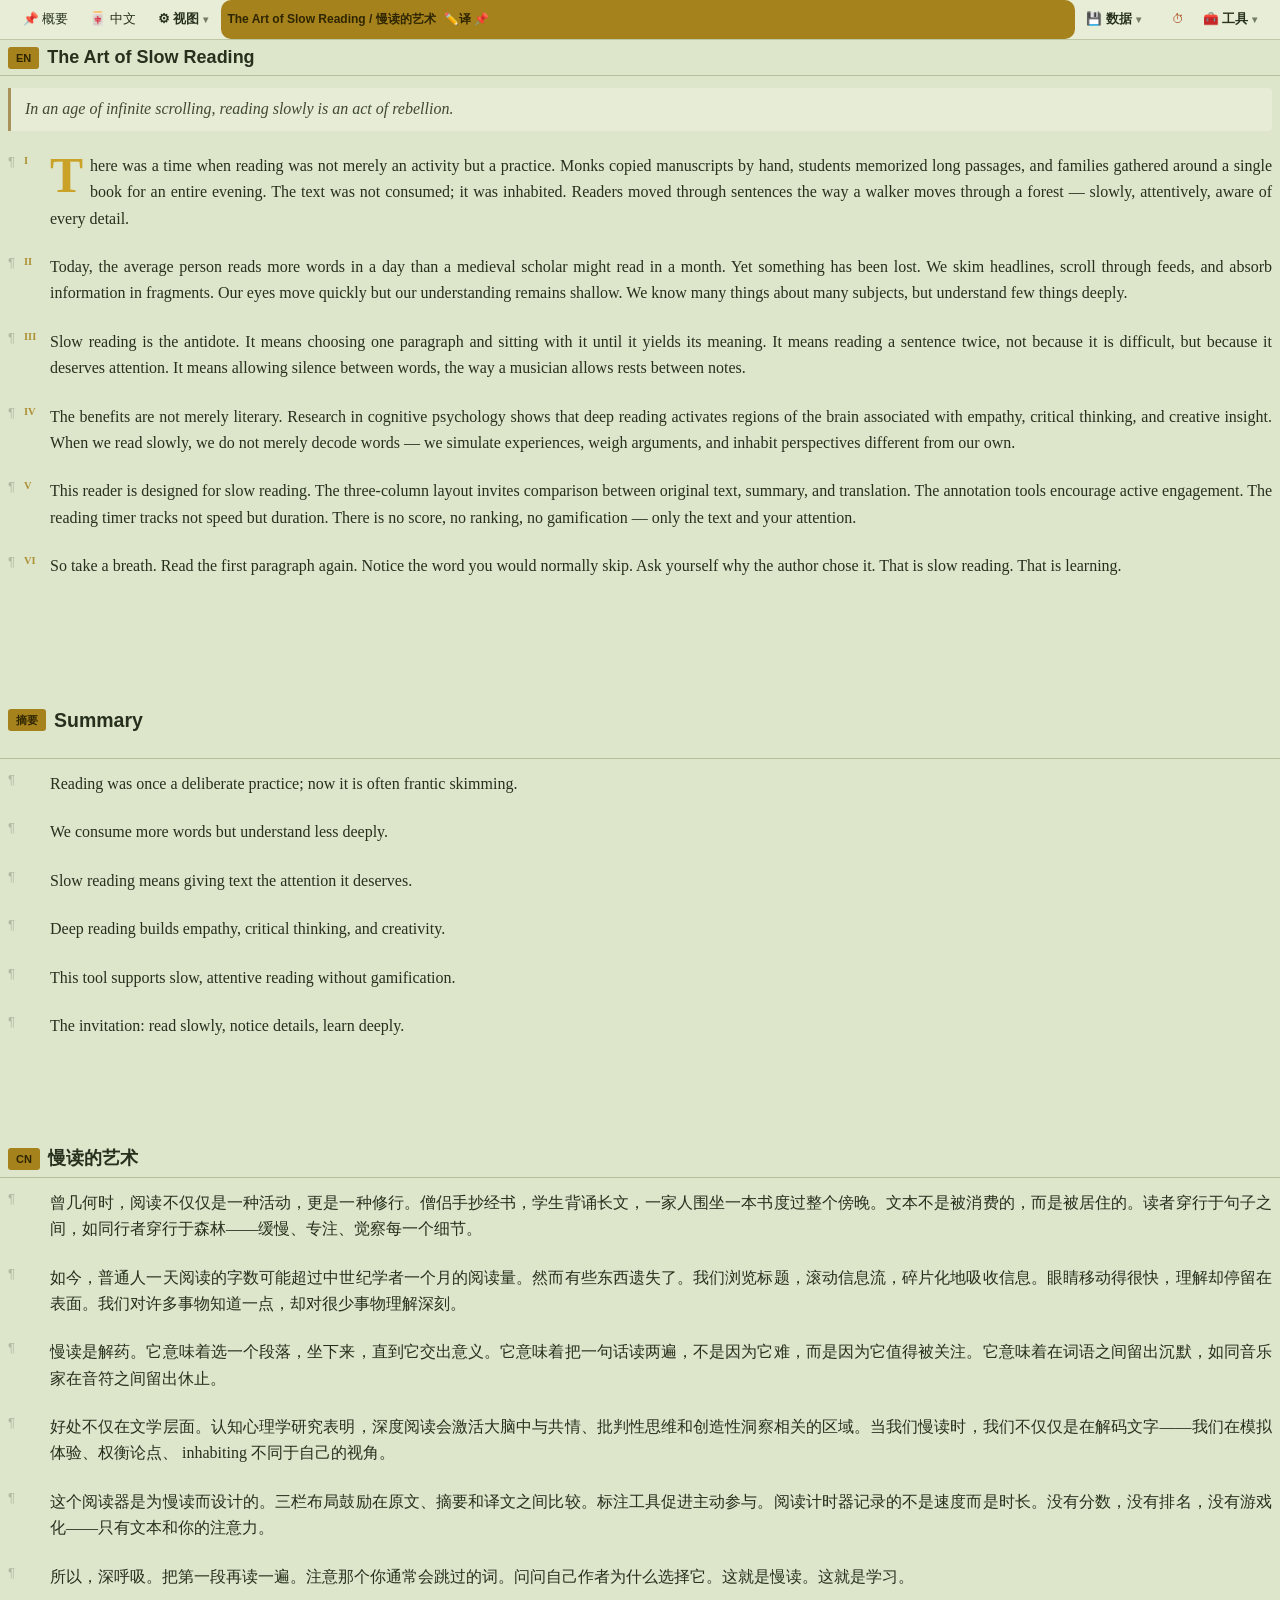
<file: docs/demo.html>
<!DOCTYPE html>
<html lang="en">
<head>
<meta charset="utf-8">
<meta name="viewport" content="width=device-width, initial-scale=1">
<title>The Art of Slow Reading / 慢读的艺术 — Bilingual EN/CN Demo</title>
<link rel="stylesheet" href="reader.css">
</head>
<body data-edition="demo_slow_reading" data-has-exam="false" data-exam-types="">

<div class="progress-bar" id="progress-bar"></div>

<div class="toolbar">
  <button class="toolbar-btn arrow" id="menu-left-btn" onclick="toggleMenu('left')">⚙ <span>▾</span></button>
  <button class="toolbar-btn active" id="toggle-summary-btn" onclick="toggleSummary()">📌 概要</button>
  <button class="toolbar-btn active" id="toggle-cn-btn" onclick="toggleCN()">🀄 中文</button>
  <span class="title inline-stats trans-count note-count">The Art of Slow Reading / 慢读的艺术<span><span title="已修改的中文段落数">✏️译<span id="trans-count"></span></span> <span title="标注数量">📌<span id="note-count"></span></span></span></span>
  <div class="toolbar-right">
    <span class="toolbar-clock-area">
      <span class="toolbar-clock" id="toolbar-clock"></span>
      <span class="toolbar-timer" id="session-timer"></span>
      <span class="toolbar-total" id="total-timer"></span>
    </span>
    <button class="toolbar-btn arrow" id="menu-right-btn" onclick="toggleMenu('right')">工具 <span>▾</span></button>
  </div>
  <div class="menu-dropdown left" id="menu-left">
    <div class="menu-section-label">字号</div>
    <div class="menu-size-row">
      <button onclick="changeSize(-1)">A−</button>
      <span class="size-display" id="size-display">16px</span>
      <button onclick="changeSize(1)">A+</button>
    </div>
    <div class="menu-sep"></div>
    <div class="menu-section-label">主题</div>
    <button class="btn-icon btn-label" onclick="setTheme('green')"><span>🌿</span><span>绿金</span></button>
    <button class="btn-icon btn-label" onclick="setTheme('light')"><span>☀</span><span>亮色</span></button>
    <button class="btn-icon btn-label" onclick="setTheme('dark')"><span>🌙</span><span>暗色</span></button>
    <button class="btn-icon btn-label" onclick="setTheme('system')"><span>⚙</span><span>跟随系统</span></button>
  </div>
  <div class="menu-dropdown right" id="menu-right">
    <div class="menu-section-label">工具</div>
    <button class="btn-icon btn-label" id="toggle-header-btn" type="button" onclick="toggleHeader()"><span>📰</span><span>标题区显隐</span></button>
    <button class="btn-icon btn-label" id="toggle-search-btn" type="button" onclick="toggleSearch()"><span>🔍</span><span>全文搜索</span></button>
    <button class="btn-icon btn-label" id="stats-panel-btn" type="button" onclick="openStatsPanel()"><span>📊</span><span>阅读统计</span></button>
    <div class="menu-sep"></div>
    <div class="menu-section-label">导出</div>
    <button class="btn-icon btn-label" id="export-md-btn" type="button" onclick="exportMarkdown()"><span>⬇</span><span>Markdown 笔记</span></button>
    <button class="btn-icon btn-label" id="export-json-btn" type="button" onclick="exportAnnotations()"><span>⬇</span><span>JSON 标注</span></button>
  </div>
</div>

<div class="container" id="container">
  <div class="col">
    <div class="col-header">
      <span class="lang-tag">EN</span>
      <h1>The Art of Slow Reading</h1>
      <div class="col-actions"></div>
    </div>
    <div class="col-body en">
      <blockquote>In an age of infinite scrolling, reading slowly is an act of rebellion.</blockquote>
<p id="para-1" data-para-num="I" data-para-idx="1">There was a time when reading was not merely an activity but a practice. Monks copied manuscripts by hand, students memorized long passages, and families gathered around a single book for an entire evening. The text was not consumed; it was inhabited. Readers moved through sentences the way a walker moves through a forest — slowly, attentively, aware of every detail.</p>
<p id="para-2" data-para-num="II" data-para-idx="2">Today, the average person reads more words in a day than a medieval scholar might read in a month. Yet something has been lost. We skim headlines, scroll through feeds, and absorb information in fragments. Our eyes move quickly but our understanding remains shallow. We know many things about many subjects, but understand few things deeply.</p>
<p id="para-3" data-para-num="III" data-para-idx="3">Slow reading is the antidote. It means choosing one paragraph and sitting with it until it yields its meaning. It means reading a sentence twice, not because it is difficult, but because it deserves attention. It means allowing silence between words, the way a musician allows rests between notes.</p>
<p id="para-4" data-para-num="IV" data-para-idx="4">The benefits are not merely literary. Research in cognitive psychology shows that deep reading activates regions of the brain associated with empathy, critical thinking, and creative insight. When we read slowly, we do not merely decode words — we simulate experiences, weigh arguments, and inhabit perspectives different from our own.</p>
<p id="para-5" data-para-num="V" data-para-idx="5">This reader is designed for slow reading. The three-column layout invites comparison between original text, summary, and translation. The annotation tools encourage active engagement. The reading timer tracks not speed but duration. There is no score, no ranking, no gamification — only the text and your attention.</p>
<p id="para-6" data-para-num="VI" data-para-idx="6">So take a breath. Read the first paragraph again. Notice the word you would normally skip. Ask yourself why the author chose it. That is slow reading. That is learning.</p>
    </div>
  </div>

  <div class="col" id="summary-col">
    <div class="col-header">
      <span class="lang-tag">摘要</span>
      <h2>Summary</h2>
      <div class="col-actions"></div>
    </div>
    <div class="col-body summary">
<p id="sum-1" data-para-idx="1">Reading was once a deliberate practice; now it is often frantic skimming.</p>
<p id="sum-2" data-para-idx="2">We consume more words but understand less deeply.</p>
<p id="sum-3" data-para-idx="3">Slow reading means giving text the attention it deserves.</p>
<p id="sum-4" data-para-idx="4">Deep reading builds empathy, critical thinking, and creativity.</p>
<p id="sum-5" data-para-idx="5">This tool supports slow, attentive reading without gamification.</p>
<p id="sum-6" data-para-idx="6">The invitation: read slowly, notice details, learn deeply.</p>
    </div>
  </div>

  <div class="col" id="cn-col">
    <div class="col-header">
      <span class="lang-tag">CN</span>
      <h1>慢读的艺术</h1>
      <div class="col-actions"></div>
    </div>
    <div class="col-body cn">
<p id="cn-1" data-para-idx="1">曾几何时，阅读不仅仅是一种活动，更是一种修行。僧侣手抄经书，学生背诵长文，一家人围坐一本书度过整个傍晚。文本不是被消费的，而是被居住的。读者穿行于句子之间，如同行者穿行于森林——缓慢、专注、觉察每一个细节。</p>
<p id="cn-2" data-para-idx="2">如今，普通人一天阅读的字数可能超过中世纪学者一个月的阅读量。然而有些东西遗失了。我们浏览标题，滚动信息流，碎片化地吸收信息。眼睛移动得很快，理解却停留在表面。我们对许多事物知道一点，却对很少事物理解深刻。</p>
<p id="cn-3" data-para-idx="3">慢读是解药。它意味着选一个段落，坐下来，直到它交出意义。它意味着把一句话读两遍，不是因为它难，而是因为它值得被关注。它意味着在词语之间留出沉默，如同音乐家在音符之间留出休止。</p>
<p id="cn-4" data-para-idx="4">好处不仅在文学层面。认知心理学研究表明，深度阅读会激活大脑中与共情、批判性思维和创造性洞察相关的区域。当我们慢读时，我们不仅仅是在解码文字——我们在模拟体验、权衡论点、 inhabiting 不同于自己的视角。</p>
<p id="cn-5" data-para-idx="5">这个阅读器是为慢读而设计的。三栏布局鼓励在原文、摘要和译文之间比较。标注工具促进主动参与。阅读计时器记录的不是速度而是时长。没有分数，没有排名，没有游戏化——只有文本和你的注意力。</p>
<p id="cn-6" data-para-idx="6">所以，深呼吸。把第一段再读一遍。注意那个你通常会跳过的词。问问自己作者为什么选择它。这就是慢读。这就是学习。</p>
    </div>
  </div>
</div>

<script src="reader.js"></script>
</body>
</html>
</file>
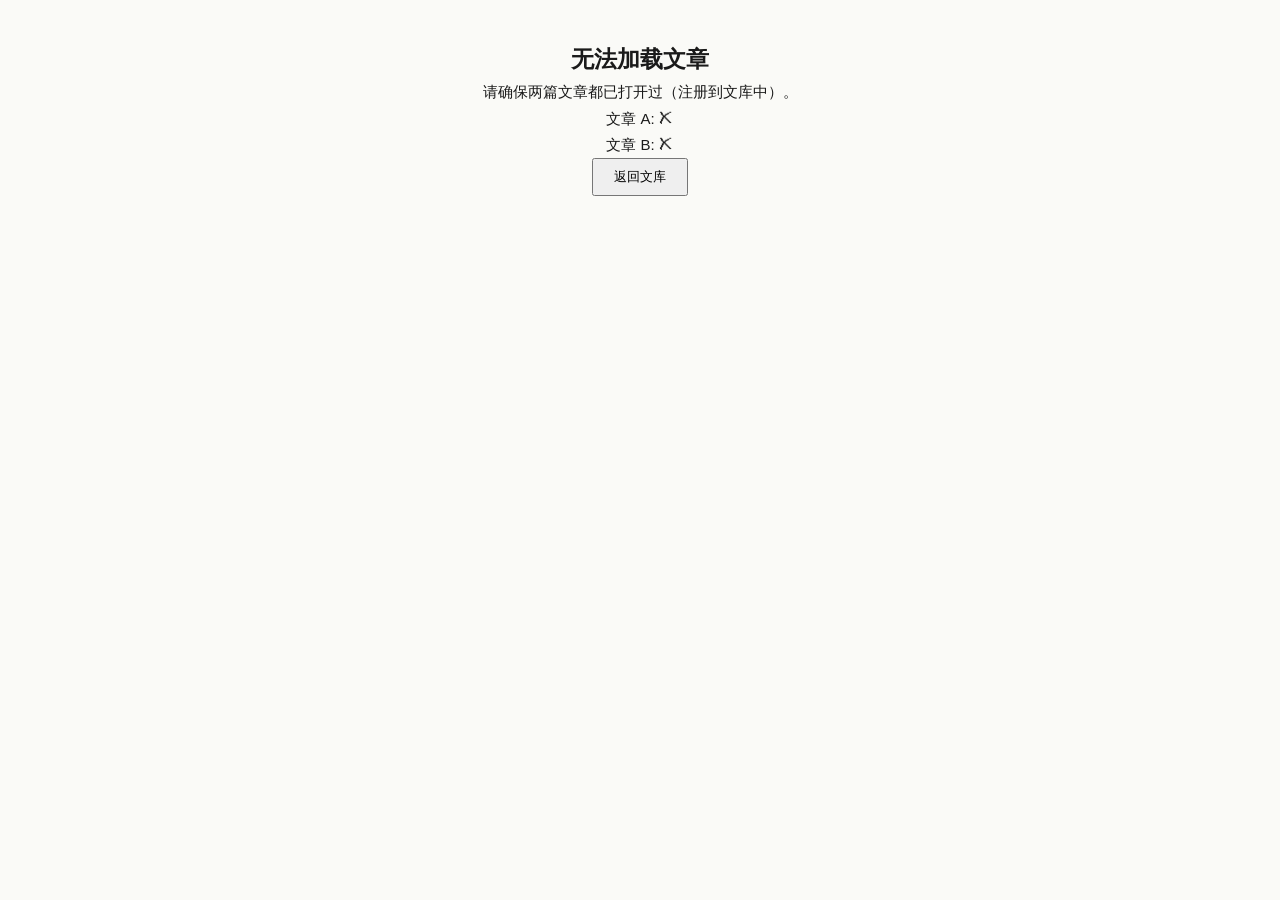
<file: scripts/WSJ_Compare_template.html>
<!DOCTYPE html>
<html lang="zh-CN">
<head>
<meta charset="utf-8">
<meta name="viewport" content="width=device-width, initial-scale=1">
<title>WSJ 对比阅读 / Compare Reader</title>
<style>
:root {
  --bg: #fafaf7; --fg: #1a1a1a; --muted: #888; --rule: #d4d0c8;
  --en-tag: #1a3a6c; --cn-tag: #b22222;
  --toolbar-bg: #f0ede6; --toolbar-border: #ccc8be;
  --bq-bg: #f5f3ed; --card-bg: #fff;
  --font-base: 15px; --line-height: 1.75;
}
[data-theme="dark"] {
  --bg: #16181c; --fg: #e8e6e1; --muted: #9a978f; --rule: #3a3d44;
  --toolbar-bg: #1c1f24; --toolbar-border: #2c2f36;
  --bq-bg: #1e2028; --card-bg: #1c1f24;
}
* { box-sizing: border-box; margin: 0; padding: 0; }
html, body { height: 100%; overflow: hidden; }
body {
  background: var(--bg); color: var(--fg);
  font-family: "Source Serif Pro", "Noto Serif", "Times New Roman", "宋体", serif;
  font-size: var(--font-base); line-height: var(--line-height);
  display: flex; flex-direction: column;
}

/* Toolbar */
.toolbar {
  flex-shrink: 0;
  background: var(--toolbar-bg); border-bottom: 1px solid var(--toolbar-border);
  padding: 6px 16px; display: flex; gap: 6px; align-items: center;
  font-family: -apple-system, sans-serif; font-size: 12px;
}
.toolbar .title { font-weight: 600; flex: 1; font-size: 13px; overflow: hidden; text-overflow: ellipsis; white-space: nowrap; }
.toolbar button {
  background: transparent; border: 1px solid var(--rule); color: var(--fg);
  padding: 3px 10px; border-radius: 4px; cursor: pointer; font-size: 12px; font-family: inherit;
}
.toolbar button:hover { background: var(--bq-bg); }
.toolbar button.active { background: var(--en-tag); color: #fff; border-color: var(--en-tag); }
.toolbar .sep { width: 1px; height: 18px; background: var(--rule); margin: 0 4px; }

/* Main layout: two columns side by side */
.main-wrap {
  flex: 1; display: flex; overflow: hidden;
}
.article-pane {
  flex: 1; display: flex; flex-direction: column; overflow: hidden;
  border-right: 1px solid var(--rule);
}
.article-pane:last-child { border-right: none; }
.pane-header {
  flex-shrink: 0; padding: 10px 16px;
  background: var(--bq-bg); border-bottom: 1px solid var(--rule);
}
.pane-header .pane-title { font-size: 14px; font-weight: 600; line-height: 1.3; }
.pane-header .pane-cn { font-size: 13px; color: var(--cn-tag); }
.pane-header .pane-author { font-size: 11px; color: var(--muted); font-family: -apple-system, sans-serif; }
.pane-body {
  flex: 1; overflow-y: auto; padding: 16px 20px;
  font-size: var(--font-base); line-height: var(--line-height);
}
.pane-body p { margin-bottom: 0.8em; }
.pane-body .para-label {
  display: inline-block; font-family: -apple-system, sans-serif;
  font-size: 10px; color: var(--muted); background: var(--bq-bg);
  padding: 1px 6px; border-radius: 3px; margin-right: 6px;
  vertical-align: top; font-weight: 600;
}

/* Sync highlight: matching paragraphs glow when hovered */
.pane-body p.sync-hover { background: rgba(26,58,108,0.06); border-radius: 4px; }
[data-theme="dark"] .pane-body p.sync-hover { background: rgba(100,140,200,0.1); }

/* Notes panel (bottom) */
.notes-panel {
  flex-shrink: 0; height: 240px; overflow-y: auto;
  background: var(--card-bg); border-top: 2px solid var(--en-tag);
  padding: 12px 16px; display: none;
  font-family: -apple-system, sans-serif; font-size: 13px;
}
.notes-panel.visible { display: block; }
.notes-panel h3 { margin: 0 0 10px; font-size: 14px; font-family: "Source Serif Pro", serif; }
.note-card {
  background: var(--bq-bg); border-radius: 6px; padding: 8px 12px;
  margin-bottom: 8px; border-left: 3px solid var(--en-tag);
}
.note-card.cn-note { border-left-color: var(--cn-tag); }
.note-card .note-badge {
  display: inline-block; font-size: 10px; padding: 1px 6px;
  border-radius: 3px; margin-right: 6px; font-weight: 600;
}
.note-card .note-badge.vocab { background: #cfe2ff; color: #1a365d; }
.note-card .note-badge.note { background: #d4f4dd; color: #1c4532; }
.note-card .note-src { font-size: 11px; color: var(--muted); margin-bottom: 4px; }
.note-card .note-text { font-size: 13px; }
.note-card .note-translation { font-size: 12px; color: var(--cn-tag); margin-top: 4px; }
.empty-hint { color: var(--muted); text-align: center; padding: 30px; line-height: 1.8; }

/* Paragraph alignment guide lines */
.pane-body p[data-idx] { position: relative; }

/* Responsive: stack on narrow screens */
@media (max-width: 800px) {
  .main-wrap { flex-direction: column; }
  .article-pane { border-right: none; border-bottom: 1px solid var(--rule); max-height: 50%; }
}
</style>
</head>
<body>
<div style="position:fixed;top:14px;right:20px;z-index:100;display:flex;gap:8px;">
  <button onclick="goHome()" style="background:#2b6cb0;color:white;border:none;padding:6px 14px;border-radius:4px;cursor:pointer;font-size:13px;">🏠 首页</button>
</div>


<div class="toolbar">
  <span class="title" id="toolbar-title">对比阅读</span>
  <button onclick="changeSize(-1)">A−</button>
  <button onclick="changeSize(1)">A+</button>
  <span class="sep"></span>
  <button onclick="setTheme('light')">☀</button>
  <button onclick="setTheme('dark')">🌙</button>
  <span class="sep"></span>
  <button onclick="toggleNotes()" id="toggle-notes-btn">📝 笔记</button>
  <button onclick="toggleSync()" id="toggle-sync-btn" class="active">🔗 同步滚动</button>
  <span class="sep"></span>
  <button onclick="exportCompareMd()">⬇ MD</button>
  <button onclick="goHub()">📚 文库</button>
</div>

<div class="main-wrap">
  <div class="article-pane" id="pane-a">
    <div class="pane-header" id="header-a"></div>
    <div class="pane-body" id="body-a"></div>
  </div>
  <div class="article-pane" id="pane-b">
    <div class="pane-header" id="header-b"></div>
    <div class="pane-body" id="body-b"></div>
  </div>
</div>

<div class="notes-panel" id="notes-panel">
  <h3>📝 对比笔记 / Comparative Notes</h3>
  <div id="notes-list"></div>
</div>

<script>
(function() {
  // ===== Parse query params =====
  const params = new URLSearchParams(location.search);
  const idA = params.get('a') || '';
  const idB = params.get('b') || '';

  function getArticle(id) {
    try { return JSON.parse(localStorage.getItem('wsj_reader:article:' + id)); } catch(e) { return null; }
  }
  function getAnnotations(articleId) {
    try { return JSON.parse(localStorage.getItem('annotations:' + articleId) || '[]'); } catch(e) { return []; }
  }

  const artA = getArticle(idA);
  const artB = getArticle(idB);

  if (!artA || !artB) {
    document.body.innerHTML = '<div style="padding:40px;text-align:center;font-family:-apple-system,sans-serif;"><h2>无法加载文章</h2><p>请确保两篇文章都已打开过（注册到文库中）。</p><p>文章 A: ' + (artA ? '✓' : '✗ ' + idA) + '<br>文章 B: ' + (artB ? '✓' : '✗ ' + idB) + '</p><button onclick="location.href=\'WSJ_Hub.html\'" style="padding:8px 20px;cursor:pointer;">返回文库</button></div>';
    return;
  }

  // ===== State =====
  let syncScroll = true;
  let fontSize = 15;
  let notesVisible = false;
  let compareNotes = [];
  try { compareNotes = JSON.parse(localStorage.getItem('wsj_compare:notes') || '[]'); } catch(e) {}

  // ===== Util =====
  function esc(s) { return String(s == null ? '' : s).replace(/[&<>"']/g, c => ({ '&': '&amp;', '<': '&lt;', '>': '&gt;', '"': '&quot;', "'": '&#39;' }[c])); }

  // ===== Render =====
  function renderPaneHeader(elId, art) {
    document.getElementById(elId).innerHTML = `
      <div class="pane-title">${esc(art.title)}</div>
      <div class="pane-cn">${esc(art.cnTitle)}</div>
      <div class="pane-author">${esc(art.author)} ${art.cnAuthor ? '/ ' + esc(art.cnAuthor) : ''}</div>
    `;
  }

  function renderPaneBody(elId, art, side) {
    const body = document.getElementById(elId);
    let html = '';
    const paras = art.enParas;
    const cnParas = art.cnParas || [];
    // Render EN paragraphs with CN translation below each
    paras.forEach((p, i) => {
      const cnP = cnParas.find(cp => cp.idx === p.idx);
      html += `<p data-idx="${p.idx}" data-side="${side}">
        <span class="para-label">P${p.idx}</span>
        ${esc(p.text)}
        ${cnP ? '<br><span style="color:var(--cn-tag);font-size:0.9em;">' + esc(cnP.text) + '</span>' : ''}
      </p>`;
    });
    body.innerHTML = html;
  }

  function renderNotes() {
    const list = document.getElementById('notes-list');
    if (compareNotes.length === 0) {
      list.innerHTML = '<div class="empty-hint">还没有对比笔记。<br><br>在下方输入框中添加笔记，<br>记录两篇文章的异同、观点对比等。</div>';
      return;
    }
    const sorted = compareNotes.slice().sort((a, b) => a.createdAt < b.createdAt ? -1 : 1);
    list.innerHTML = sorted.map(n => `
      <div class="note-card ${n.side === 'cn' ? 'cn-note' : ''}">
        <span class="note-badge ${n.type}">${n.type === 'vocab' ? '📖 生词' : n.type === 'note' ? '💡 笔记' : '🔀 对比'}</span>
        <span class="note-src">${esc(n.articleTitle)} · ${n.paraIdx ? 'P' + n.paraIdx : ''}</span>
        <div class="note-text">${esc(n.text)}</div>
        ${n.note ? '<div class="note-translation">' + esc(n.note) + '</div>' : ''}
        <button onclick="deleteCompareNote('${n.id}')" style="float:right;background:none;border:none;cursor:pointer;color:var(--muted);font-size:14px;">×</button>
      </div>
    `).join('');
  }

  // ===== Init =====
  renderPaneHeader('header-a', artA);
  renderPaneHeader('header-b', artB);
  renderPaneBody('body-a', artA, 'a');
  renderPaneBody('body-b', artB, 'b');
  document.getElementById('toolbar-title').textContent = '对比: ' + artA.title + ' ⟷ ' + artB.title;
  renderNotes();

  // ===== Sync scroll =====
  const bodyA = document.getElementById('body-a');
  const bodyB = document.getElementById('body-b');
  let syncing = false;

  function syncScrollHandler(src, dst) {
    if (!syncScroll || syncing) return;
    syncing = true;
    const pct = src.scrollTop / Math.max(1, src.scrollHeight - src.clientHeight);
    dst.scrollTop = pct * (dst.scrollHeight - dst.clientHeight);
    requestAnimationFrame(() => { syncing = false; });
  }
  bodyA.addEventListener('scroll', () => syncScrollHandler(bodyA, bodyB), { passive: true });
  bodyB.addEventListener('scroll', () => syncScrollHandler(bodyB, bodyA), { passive: true });

  // ===== Paragraph hover sync =====
  document.querySelectorAll('.pane-body p[data-idx]').forEach(p => {
    p.addEventListener('mouseenter', () => {
      const idx = p.dataset.idx;
      const side = p.dataset.side;
      const otherSide = side === 'a' ? 'b' : 'a';
      const other = document.querySelector(`.pane-body p[data-idx="${idx}"][data-side="${otherSide}"]`);
      if (other) other.classList.add('sync-hover');
    });
    p.addEventListener('mouseleave', () => {
      document.querySelectorAll('.pane-body p.sync-hover').forEach(el => el.classList.remove('sync-hover'));
    });
  });

  // ===== Toolbar actions =====
  window.changeSize = function(delta) {
    fontSize = Math.max(12, Math.min(22, fontSize + delta));
    document.documentElement.style.setProperty('--font-base', fontSize + 'px');
  };
  window.setTheme = function(t) {
    if (t === 'dark') document.documentElement.setAttribute('data-theme', 'dark');
    else document.documentElement.removeAttribute('data-theme');
    try { localStorage.setItem('wsj_compare:theme', t); } catch(e) {}
  };
  try { window.setTheme(localStorage.getItem('wsj_compare:theme') || 'light'); } catch(e) {}
  window.toggleSync = function() {
    syncScroll = !syncScroll;
    document.getElementById('toggle-sync-btn').classList.toggle('active', syncScroll);
  };
  window.toggleNotes = function() {
    notesVisible = !notesVisible;
    document.getElementById('notes-panel')?.classList.toggle('visible', notesVisible);
    document.getElementById('toggle-notes-btn').classList.toggle('active', notesVisible);
  };
  window.goHub = function() { location.href = 'WSJ_Hub.html'; };
window.goHome = function() { location.href = '../articles/index.html'; };

  window.deleteCompareNote = function(id) {
    compareNotes = compareNotes.filter(n => n.id !== id);
    localStorage.setItem('wsj_compare:notes', JSON.stringify(compareNotes));
    renderNotes();
  };

  window.exportCompareMd = function() {
    let md = '# 对比阅读\n\n';
    md += '## 文章 A: ' + artA.title + '\n';
    md += '**' + artA.author + '**\n\n';
    md += '## 文章 B: ' + artB.title + '\n';
    md += '**' + artB.author + '**\n\n';
    md += '## 逐段对比\n\n';
    const maxParas = Math.max(artA.enParas.length, artB.enParas.length);
    for (let i = 1; i <= maxParas; i++) {
      const pA = artA.enParas.find(p => p.idx === i);
      const pB = artB.enParas.find(p => p.idx === i);
      md += '### P' + i + '\n';
      if (pA) md += '**A:** ' + pA.text + '\n\n';
      if (pB) md += '**B:** ' + pB.text + '\n\n';
      const cnA = (artA.cnParas || []).find(p => p.idx === i);
      const cnB = (artB.cnParas || []).find(p => p.idx === i);
      if (cnA) md += '> A译: ' + cnA.text + '\n\n';
      if (cnB) md += '> B译: ' + cnB.text + '\n\n';
    }
    if (compareNotes.length) {
      md += '## 对比笔记\n\n';
      compareNotes.forEach(n => {
        md += '- [' + n.type + '] ' + n.articleTitle + ': ' + n.text;
        if (n.note) md += ' — ' + n.note;
        md += '\n';
      });
    }
    const blob = new Blob([md], { type: 'text/markdown;charset=utf-8' });
    const url = URL.createObjectURL(blob);
    const a = document.createElement('a');
    a.href = url; a.download = 'Compare - ' + artA.title.slice(0, 30) + ' vs ' + artB.title.slice(0, 30) + '.md';
    document.body.appendChild(a); a.click(); document.body.removeChild(a);
    setTimeout(() => URL.revokeObjectURL(url), 1000);
  };

  // ===== Add compare note via keyboard shortcut =====
  document.addEventListener('keydown', (e) => {
    if (e.ctrlKey && e.key === 'Enter') {
      const text = prompt('添加对比笔记：');
      if (text && text.trim()) {
        compareNotes.push({
          id: Date.now() + '-' + Math.random().toString(36).slice(2, 6),
          type: 'compare',
          text: text.trim(),
          note: '',
          articleTitle: artA.title + ' vs ' + artB.title,
          paraIdx: '',
          createdAt: new Date().toISOString()
        });
        localStorage.setItem('wsj_compare:notes', JSON.stringify(compareNotes));
        if (!notesVisible) toggleNotes();
        renderNotes();
      }
    }
  });

  // ===== Context menu: right-click paragraph to annotate =====
  document.querySelectorAll('.pane-body p[data-idx]').forEach(p => {
    p.addEventListener('contextmenu', (e) => {
      // Only if not selecting text
      const sel = window.getSelection();
      if (sel && !sel.isCollapsed) return;
      e.preventDefault();
      const side = p.dataset.side;
      const idx = p.dataset.idx;
      const art = side === 'a' ? artA : artB;
      const note = prompt('为 ' + (side === 'a' ? 'A' : 'B') + ' P' + idx + ' 添加笔记：');
      if (note && note.trim()) {
        compareNotes.push({
          id: Date.now() + '-' + Math.random().toString(36).slice(2, 6),
          type: 'note',
          text: art.enParas.find(pp => pp.idx == idx)?.text?.slice(0, 80) + '…',
          note: note.trim(),
          articleTitle: art.title,
          paraIdx: idx,
          createdAt: new Date().toISOString()
        });
        localStorage.setItem('wsj_compare:notes', JSON.stringify(compareNotes));
        if (!notesVisible) toggleNotes();
        renderNotes();
      }
    });
  });

})();
</script>
</body>
</html>
</file>
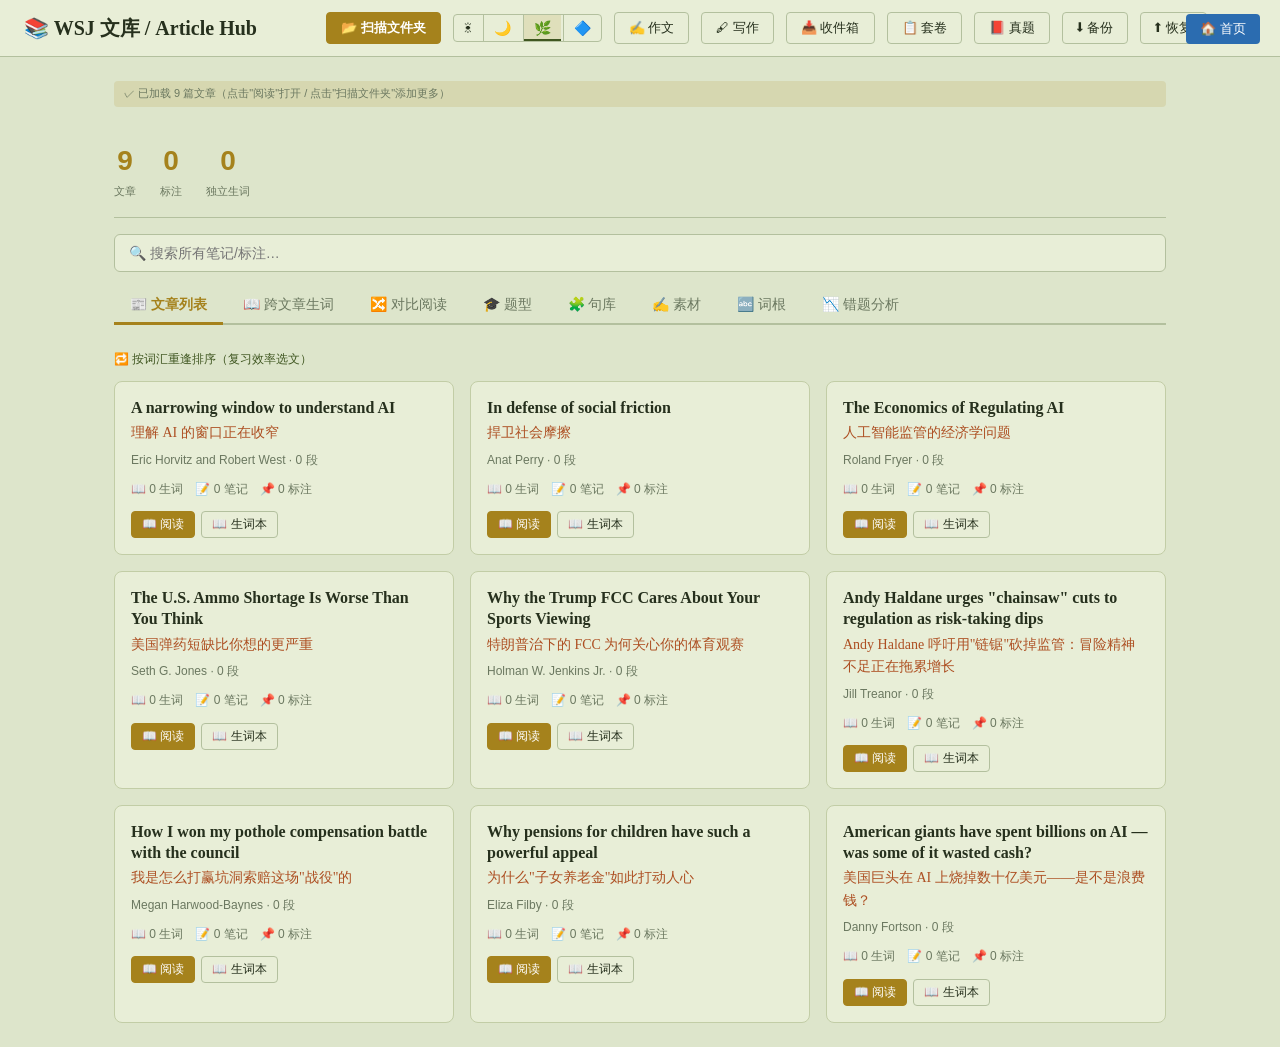
<file: scripts/WSJ_Hub_template.html>
<!DOCTYPE html>
<html lang="zh-CN">
<head>
<meta charset="utf-8">
<meta name="viewport" content="width=device-width, initial-scale=1">
<title>WSJ 文库 / Article Hub</title>
<style>
:root {
  --bg: #fafaf7; --fg: #1a1a1a; --muted: #666; --rule: #d4d0c8;
  --en-tag: #1a3a6c; --cn-tag: #b22222;
  --card-bg: #fffbf0; --card-border: #e6d99c;
  --accent: #1a3a6c; --accent-bg: rgba(124,77,255,0.08);
}
/* v37: 四套主题色值与 src/reader.css 逐项对齐（文章主题是基准）。
   之前 light/dark 的 accent 是文库自拟的绿色系，和文章页同名主题长得不一样。 */
[data-theme="dark"] {
  --bg: #16181c; --fg: #e8e6e1; --muted: #9a978f; --rule: #3a3d44;
  --card-bg: #1f1d18; --card-border: #3d372a;
  --accent: #4a6fa5; --accent-bg: rgba(179,136,255,0.12);
}
[data-theme="green"] {
  --bg: #dde5cb; --fg: #26301d; --muted: #6b7860; --rule: #b3c09e;
  --en-tag: #a5821c; --cn-tag: #ad4f22;
  --card-bg: #e8eed7; --card-border: #c2cda6;
  --accent: #3f5620; --accent-bg: rgba(176,145,39,0.16);
}
[data-theme="blue-gold"] {
  --bg: #0f1a2e; --fg: #d4cfc0; --muted: #7a8599; --rule: #2a3650;
  --en-tag: #d4a830; --cn-tag: #e67e22;
  --card-bg: #151e30; --card-border: #2a3650;
  --accent: #8a6a14; --accent-bg: rgba(212,168,48,0.15);
}
* { box-sizing: border-box; }
body {
  margin: 0; padding: 0;
  background: var(--bg); color: var(--fg);
  font-family: "Source Serif Pro", "Noto Serif", "Times New Roman", "宋体", serif;
  font-size: 16px; line-height: 1.6;
}
.top-bar {
  background: var(--card-bg); border-bottom: 1px solid var(--rule);
  padding: 12px 24px; display: flex; align-items: center; gap: 12px;
  position: sticky; top: 0; z-index: 10;
}
.top-bar h1 { margin: 0; font-size: 20px; flex: 1; }
.top-bar button, .scan-btn {
  background: transparent; border: 1px solid var(--rule); color: var(--fg);
  padding: 6px 14px; border-radius: 4px; cursor: pointer; font-size: 13px;
  font-family: -apple-system, sans-serif;
}
.top-bar button:hover, .scan-btn:hover { background: var(--accent-bg); }
/* v33: 主题选择器（4 个主题，跟阅读器一致） */
.theme-picker { display: inline-flex; gap: 2px; border: 1px solid var(--rule); border-radius: 4px; overflow: hidden; }
.theme-picker button {
  border: none; border-radius: 0; padding: 6px 10px; background: transparent;
  color: var(--fg); cursor: pointer; font-size: 14px; line-height: 1;
}
.theme-picker button + button { border-left: 1px solid var(--rule); }
.theme-picker button:hover { background: var(--accent-bg); }
.theme-picker button.active { background: var(--accent-bg); box-shadow: inset 0 -2px 0 var(--accent); }
.scan-btn {
  background: var(--en-tag) !important; color: #fff !important;
  border-color: var(--en-tag) !important; font-weight: 600;
}
.scan-btn:hover { opacity: 0.9; }
.container { max-width: 1100px; margin: 0 auto; padding: 24px; }
.tabs {
  display: flex; flex-wrap: wrap; gap: 4px; margin-bottom: 20px;
  border-bottom: 2px solid var(--rule); padding-bottom: 0;
}
.tabs button {
  background: transparent; border: none; border-bottom: 3px solid transparent;
  color: var(--muted); padding: 8px 16px; cursor: pointer; font-size: 14px;
  font-family: -apple-system, sans-serif; transition: all 0.15s;
  margin-bottom: -2px;
}
.tabs button:hover { color: var(--fg); }
.tabs button.active { color: var(--en-tag); border-bottom-color: var(--en-tag); font-weight: 600; }
.article-grid { display: grid; grid-template-columns: repeat(auto-fill, minmax(320px, 1fr)); gap: 16px; }
.article-card {
  background: var(--card-bg); border: 1px solid var(--card-border);
  border-radius: 8px; padding: 16px; transition: box-shadow 0.15s;
}
.article-card:hover { box-shadow: 0 2px 12px rgba(0,0,0,0.08); }
.article-card .card-title { font-size: 16px; font-weight: 600; margin-bottom: 4px; line-height: 1.3; }
.article-card .card-cn { font-size: 14px; color: var(--cn-tag); margin-bottom: 6px; }
.article-card .card-meta { font-size: 12px; color: var(--muted); font-family: -apple-system, sans-serif; margin-bottom: 10px; }
.article-card .card-stats {
  display: flex; gap: 12px; font-size: 12px; font-family: -apple-system, sans-serif;
  color: var(--muted); margin-bottom: 12px;
}
.article-card .card-stats span { display: flex; align-items: center; gap: 4px; }
.article-card .card-actions { display: flex; gap: 6px; flex-wrap: wrap; }
.article-card .card-actions button {
  background: transparent; border: 1px solid var(--rule); color: var(--fg);
  padding: 4px 10px; border-radius: 4px; cursor: pointer; font-size: 12px;
  font-family: -apple-system, sans-serif;
}
.article-card .card-actions button:hover { background: var(--accent-bg); }
.article-card .card-actions button.primary { background: var(--en-tag); color: #fff; border-color: var(--en-tag); }
.vocab-section { margin-top: 20px; }
.vocab-table { width: 100%; border-collapse: collapse; font-family: -apple-system, sans-serif; font-size: 13px; }
.vocab-table th {
  text-align: left; padding: 8px 12px; border-bottom: 2px solid var(--rule);
  font-size: 11px; color: var(--muted); text-transform: uppercase; letter-spacing: 0.05em;
}
.vocab-table td { padding: 6px 12px; border-bottom: 1px solid var(--rule); vertical-align: top; }
.vocab-table tr:hover { background: var(--accent-bg); }
.vocab-table .word { font-weight: 600; color: var(--en-tag); font-size: 14px; }
.vocab-table .src { font-size: 11px; color: var(--muted); }
.vocab-table .note-cell { color: var(--cn-tag); max-width: 300px; }
.vocab-toolbar { display: flex; align-items: center; justify-content: space-between; gap: 12px; margin-bottom: 12px; flex-wrap: wrap; }
.vocab-summary { font-size: 13px; color: var(--muted); }
.vocab-summary strong { color: var(--en-tag); font-size: 15px; }
.vocab-toggle { background: var(--card-bg); border: 1px solid var(--card-border); color: var(--fg); padding: 6px 14px; border-radius: 16px; cursor: pointer; font-size: 12px; font-family: inherit; }
.vocab-toggle:hover { border-color: var(--en-tag); color: var(--en-tag); }
.vocab-table tr.vocab-multi .word { border-left: 3px solid var(--en-tag); padding-left: 9px; }

/* Wrong-answer analysis (错题分析) */
.wrong-summary-bar { display: flex; gap: 18px; flex-wrap: wrap; padding: 12px 16px; background: var(--card-bg); border: 1px solid var(--card-border); border-radius: 8px; margin-bottom: 12px; font-size: 13px; color: var(--muted); }
.wrong-summary-bar strong { font-size: 17px; color: var(--en-tag); margin-left: 2px; }
.wrong-overs { font-size: 12.5px; color: var(--muted); padding: 8px 12px; background: var(--accent-bg); border-radius: 6px; margin-bottom: 12px; }
.wrong-cols { display: grid; grid-template-columns: 1fr 1fr; gap: 16px; }
.wrong-col h3 { margin: 0 0 10px; font-size: 14px; }
.cause-bar-row { display: flex; align-items: center; gap: 8px; margin-bottom: 6px; }
.cause-bar-label { width: 56px; font-size: 12px; color: var(--muted); text-align: right; flex-shrink: 0; }
.cause-bar-track { flex: 1; height: 12px; background: var(--accent-bg); border-radius: 6px; overflow: hidden; }
.cause-bar-fill { height: 100%; background: var(--cn-tag); border-radius: 6px; min-width: 4px; }
.cause-bar-fill.unset { background: var(--muted); opacity: 0.5; }
.cause-bar-num { width: 22px; font-size: 12px; color: var(--fg); font-weight: 600; }
.acc-chips { display: flex; flex-wrap: wrap; gap: 6px; }
.acc-chip { font-size: 12px; padding: 4px 10px; background: var(--card-bg); border: 1px solid var(--card-border); border-radius: 14px; color: var(--fg); }
.cause-select { font-size: 12px; padding: 3px 6px; border-radius: 5px; border: 1px solid var(--card-border); background: var(--card-bg); color: var(--fg); font-family: inherit; }
.wrong-table { margin-top: 4px; }
@media (max-width: 800px) { .wrong-cols { grid-template-columns: 1fr; } }
.empty-state { text-align: center; padding: 60px 20px; color: var(--muted); }
.empty-state h2 { font-size: 24px; margin-bottom: 8px; color: var(--fg); }
.empty-state p { font-size: 14px; line-height: 1.8; }
.compare-select { margin-top: 20px; padding: 16px; background: var(--card-bg); border: 1px solid var(--card-border); border-radius: 8px; }
.compare-select h3 { margin: 0 0 12px; font-size: 16px; }
.compare-select .pair { display: flex; gap: 12px; align-items: center; flex-wrap: wrap; }
.compare-select select {
  flex: 1; min-width: 200px; padding: 8px 12px;
  border: 1px solid var(--rule); border-radius: 4px;
  background: var(--bg); color: var(--fg); font-size: 13px;
}
.compare-select button {
  background: var(--en-tag); color: #fff; border: none;
  padding: 8px 20px; border-radius: 4px; cursor: pointer; font-size: 13px;
}
.stats-bar {
  display: flex; gap: 24px; padding: 16px 0; margin-bottom: 16px;
  border-bottom: 1px solid var(--rule);
  font-family: -apple-system, sans-serif; font-size: 14px;
}
.stats-bar .stat { display: flex; flex-direction: column; align-items: center; }
.stats-bar .stat .num { font-size: 28px; font-weight: 700; color: var(--en-tag); }
.stats-bar .stat .label { font-size: 11px; color: var(--muted); text-transform: uppercase; }
.scan-status {
  font-family: -apple-system, sans-serif; font-size: 12px; color: var(--muted);
  padding: 8px 0; text-align: center;
}
.scan-status.scanning { color: var(--en-tag); font-weight: 600; }
.folder-info {
  font-family: -apple-system, sans-serif; font-size: 11px; color: var(--muted);
  background: var(--bq-bg, var(--accent-bg)); padding: 4px 10px; border-radius: 4px;
  margin-bottom: 16px; display: none;
}
.folder-info.visible { display: block; }

/* ===== 新增 tabs: 题型 / 句库 / 素材 / 词根 ===== */
.chip-row { display: flex; gap: 8px; flex-wrap: wrap; margin-bottom: 16px; }
.chip-row button {
  background: transparent; border: 1px solid var(--rule); color: var(--muted);
  padding: 5px 12px; border-radius: 16px; cursor: pointer; font-size: 13px;
  font-family: -apple-system, sans-serif; transition: all 0.15s;
}
.chip-row button:hover { background: var(--accent-bg); color: var(--fg); }
.chip-row button.active { background: var(--en-tag); border-color: var(--en-tag); color: #fff; font-weight: 600; }

.hub-card-list { display: flex; flex-direction: column; gap: 12px; }
.hub-card {
  background: var(--card-bg); border: 1px solid var(--card-border);
  border-radius: 8px; padding: 14px 16px; cursor: pointer; transition: box-shadow 0.15s;
}
.hub-card:hover { box-shadow: 0 2px 12px rgba(0,0,0,0.08); }
.hub-card .badge {
  display: inline-block; padding: 2px 8px; border-radius: 4px;
  font-size: 11px; font-weight: 700; font-family: -apple-system, sans-serif;
}
.badge-qtype-hub { background: #ede7f6; color: #4527a0; }
[data-theme="dark"] .badge-qtype-hub { background: #311b92; color: #d1c4e9; }
.hub-card .card-src { font-size: 11px; color: var(--muted); margin-left: 8px; font-family: -apple-system, sans-serif; }
.hub-card .qtext { font-size: 15px; color: var(--en-tag); font-weight: 600; margin: 8px 0 2px; }
.hub-card .qcontext {
  font-size: 12px; color: var(--muted); font-style: italic;
  border-left: 2px solid var(--rule); padding-left: 8px; margin: 4px 0 6px;
}
.hub-card .qfields { display: flex; flex-direction: column; gap: 4px; font-size: 13px; font-family: -apple-system, sans-serif; }
.hub-card .qf-label { color: var(--cn-tag); font-weight: 600; margin-right: 6px; }
.hub-card .qf-val { color: var(--fg); }

.group-title {
  font-size: 14px; font-weight: 700; color: var(--en-tag);
  border-bottom: 1px solid var(--rule); padding: 6px 0 4px; margin: 18px 0 10px;
}
.group-title .group-count { font-weight: 400; color: var(--muted); font-size: 11px; margin-left: 6px; }

.syntax-card { background: var(--card-bg); border: 1px solid var(--card-border); border-radius: 8px; padding: 14px 16px; margin-bottom: 12px; }
.syntax-card .syntax-html { font-size: 16px; line-height: 1.9; }
.syntax-card .syntax-note { font-size: 13px; color: var(--cn-tag); margin-top: 6px; }
.syntax-struct-view { margin-top: 8px; padding: 8px 10px; background: var(--accent-bg); border-radius: 6px; display: flex; flex-direction: column; gap: 4px; }
.syntax-struct-row { font-size: 12.5px; line-height: 1.6; color: var(--fg); display: flex; gap: 8px; flex-wrap: wrap; }
.syntax-struct-type { flex-shrink: 0; font-size: 11px; font-weight: 700; color: #fff; background: var(--en-tag); border-radius: 10px; padding: 1px 8px; height: fit-content; margin-top: 2px; }
.syntax-card .syntax-date { font-size: 11px; color: var(--muted); margin-top: 6px; font-family: -apple-system, sans-serif; }
.syntax-card span.s-verb,  .syntax-legend span.s-verb  { background: rgba(229,57,53,0.25);  border-bottom: 2px solid #e53935; }
.syntax-card span.s-conj,  .syntax-legend span.s-conj  { background: rgba(30,136,229,0.25); border-bottom: 2px solid #1e88e5; }
.syntax-card span.s-core,  .syntax-legend span.s-core  { background: rgba(249,168,37,0.25); border-bottom: 2px solid #f9a825; }
.syntax-card span.s-attr,  .syntax-legend span.s-attr  { background: rgba(67,160,71,0.25);  border-bottom: 2px solid #43a047; }
.syntax-card span.s-adv,   .syntax-legend span.s-adv   { background: rgba(142,36,170,0.25); border-bottom: 2px solid #8e24aa; }
.syntax-card span.s-noun,  .syntax-legend span.s-noun  { background: rgba(0,137,123,0.25);  border-bottom: 2px solid #00897b; }
.syntax-card span.s-inv,   .syntax-legend span.s-inv   { background: rgba(109,76,65,0.25);  border-bottom: 2px solid #6d4c41; }
.syntax-card span.s-ell,   .syntax-legend span.s-ell   { background: rgba(84,110,122,0.25); border-bottom: 2px solid #546e7a; }
.syntax-card span.s-split, .syntax-legend span.s-split { background: rgba(216,27,96,0.25);  border-bottom: 2px solid #d81b60; }
.syntax-legend {
  display: flex; gap: 10px; flex-wrap: wrap; font-size: 12px; color: var(--muted);
  font-family: -apple-system, sans-serif; margin-bottom: 16px;
}
.syntax-legend span { padding: 2px 8px; border-radius: 4px; }

.hub-toolbar { display: flex; gap: 12px; align-items: center; margin-bottom: 16px; flex-wrap: wrap; }
.hub-toolbar input[type="text"] {
  flex: 1; min-width: 200px; padding: 8px 12px;
  border: 1px solid var(--rule); border-radius: 4px;
  background: var(--card-bg); color: var(--fg); font-size: 13px;
}
.hub-toolbar .add-btn {
  background: var(--en-tag); color: #fff; border: none;
  padding: 8px 16px; border-radius: 4px; cursor: pointer; font-size: 13px;
  font-family: -apple-system, sans-serif;
}
.hub-toolbar .add-btn:hover { opacity: 0.9; }

.material-card {
  background: var(--card-bg); border: 1px solid var(--card-border);
  border-radius: 8px; padding: 14px 16px; margin-bottom: 12px; position: relative;
}
.material-card .badge-topic {
  display: inline-block; background: var(--accent-bg); color: var(--accent);
  border: 1px solid var(--card-border); padding: 2px 10px; border-radius: 12px;
  font-size: 12px; font-weight: 600; font-family: -apple-system, sans-serif; margin-bottom: 8px;
}
.material-card .m-source { font-size: 14px; color: var(--en-tag); margin-bottom: 8px; }
.material-card .m-line { display: flex; gap: 8px; font-size: 13px; margin: 4px 0; font-family: -apple-system, sans-serif; }
.material-card .m-label { color: var(--cn-tag); font-weight: 600; min-width: 36px; }
.material-card .m-edit { flex: 1; border-bottom: 1px dashed transparent; outline: none; min-height: 1.2em; }
.material-card .m-edit:focus { border-bottom-color: var(--en-tag); }
.material-card .m-edit:empty::before { content: attr(data-placeholder); color: var(--muted); }
.material-card .m-meta { font-size: 11px; color: var(--muted); margin-top: 8px; font-family: -apple-system, sans-serif; }
.material-card .m-del, .root-card .r-del {
  position: absolute; top: 10px; right: 12px; background: transparent;
  border: none; color: var(--muted); cursor: pointer; font-size: 14px;
}
.material-card .m-del:hover, .root-card .r-del:hover { color: var(--cn-tag); }

.roots-grid { display: grid; grid-template-columns: repeat(auto-fill, minmax(240px, 1fr)); gap: 14px; }
.root-card {
  background: var(--card-bg); border: 1px solid var(--card-border);
  border-radius: 8px; padding: 14px 16px; position: relative;
}
.root-card .r-root { font-size: 22px; font-weight: 700; color: var(--en-tag); margin-bottom: 6px; outline: none; }
.root-card .r-meaning { font-size: 14px; color: var(--cn-tag); margin-bottom: 6px; outline: none; }
.root-card .r-examples { font-size: 13px; color: var(--fg); margin-bottom: 8px; outline: none; }
.root-card [contenteditable]:empty::before { content: attr(data-placeholder); color: var(--muted); }
.root-card .r-source { font-size: 11px; color: var(--muted); font-family: -apple-system, sans-serif; }

/* ===== 全局笔记搜索 ===== */
.hub-search { position: relative; margin-bottom: 16px; font-family: -apple-system, sans-serif; }
.hub-search input {
  width: 100%; padding: 10px 14px; font-size: 14px; outline: none;
  border: 1px solid var(--rule); border-radius: 6px;
  background: var(--card-bg); color: var(--fg);
}
.hub-search input:focus { border-color: var(--en-tag); }
.hub-search-results {
  position: absolute; top: calc(100% + 6px); left: 0; right: 0; z-index: 60;
  background: var(--card-bg); border: 1px solid var(--card-border); border-radius: 8px;
  box-shadow: 0 10px 30px rgba(0,0,0,0.18); max-height: 440px; overflow: auto;
}
.hsr-head-bar {
  display: flex; justify-content: space-between; align-items: center; gap: 8px;
  padding: 8px 12px; border-bottom: 1px solid var(--rule);
  font-size: 12px; color: var(--muted);
  position: sticky; top: 0; background: var(--card-bg); z-index: 1;
}
.hsr-head-bar button { background: transparent; border: none; color: var(--muted); cursor: pointer; font-size: 13px; }
.hsr-head-bar button:hover { color: var(--cn-tag); }
.hsr-item { padding: 10px 12px; border-bottom: 1px solid var(--rule); cursor: pointer; }
.hsr-item:last-child { border-bottom: none; }
.hsr-item:hover { background: var(--accent-bg); }
.hsr-title { font-size: 13px; font-weight: 600; color: var(--fg); margin-left: 6px; }
.hsr-snippet { font-size: 12px; color: var(--muted); margin-top: 4px; line-height: 1.5; word-break: break-all; }
.hsr-snippet mark { background: rgba(249,168,37,0.45); color: inherit; padding: 0 1px; border-radius: 2px; }
.hsr-empty { padding: 16px; font-size: 13px; color: var(--muted); text-align: center; }
.badge-bucket { display: inline-block; padding: 1px 7px; border-radius: 4px; font-size: 11px; font-weight: 700; font-family: -apple-system, sans-serif; }
.badge-bucket-vocab { background: #e3f2fd; color: #1565c0; }
.badge-bucket-note { background: var(--accent-bg); color: var(--accent); }
.badge-bucket-qtype { background: #ede7f6; color: #4527a0; }
[data-theme="dark"] .badge-bucket-vocab { background: #0d2b45; color: #90caf9; }
[data-theme="dark"] .badge-bucket-note { background: #1e3a2a; color: #68d391; }
[data-theme="dark"] .badge-bucket-qtype { background: #311b92; color: #d1c4e9; }

/* ===== 题型: 统计 / 工具按钮 ===== */
.q-stats {
  display: flex; gap: 20px; flex-wrap: wrap; align-items: center;
  padding: 12px 16px; margin-bottom: 14px;
  background: var(--card-bg); border: 1px solid var(--card-border); border-radius: 8px;
  font-family: -apple-system, sans-serif;
}
.q-stats .qs-item { display: flex; flex-direction: column; align-items: center; min-width: 64px; }
.q-stats .qs-num { font-size: 22px; font-weight: 700; color: var(--en-tag); line-height: 1.2; }
.q-stats .qs-label { font-size: 11px; color: var(--muted); }
.q-stats .qs-types {
  display: flex; gap: 12px; flex-wrap: wrap; align-items: center;
  font-size: 12px; color: var(--muted);
  border-left: 1px solid var(--rule); padding-left: 16px;
}
.q-stats .qs-types b { color: var(--fg); }
.q-actions { display: flex; gap: 8px; flex-wrap: wrap; margin-bottom: 14px; font-family: -apple-system, sans-serif; }
.q-actions button {
  background: var(--card-bg); border: 1px solid var(--rule); color: var(--fg);
  padding: 7px 14px; border-radius: 6px; cursor: pointer; font-size: 13px;
}
.q-actions button:hover { background: var(--accent-bg); }
.q-actions button.primary { background: var(--en-tag); border-color: var(--en-tag); color: #fff; font-weight: 600; }
.q-actions button.active { background: var(--cn-tag); border-color: var(--cn-tag); color: #fff; }

/* ===== 题型: 掌握度徽章 ===== */
.mastery-badge {
  display: inline-block; padding: 3px 10px; border-radius: 12px;
  font-size: 12px; font-weight: 700; cursor: pointer; user-select: none;
  font-family: -apple-system, sans-serif; white-space: nowrap;
}
.m-unseen { background: #eceff1; color: #607d8b; }
.m-wrong { background: #ffebee; color: #c62828; }
.m-review { background: #fff8e1; color: #ef6c00; }
.m-mastered { background: #e8f5e9; color: #2e7d32; }
[data-theme="dark"] .m-unseen { background: #2c2f36; color: #9a978f; }
[data-theme="dark"] .m-wrong { background: #3a1e1e; color: #ef9a9a; }
[data-theme="dark"] .m-review { background: #3a2e14; color: #ffcc80; }
[data-theme="dark"] .m-mastered { background: #1e3a2a; color: #68d391; }

/* ===== 题型: 可编辑卡片 ===== */
.q-card { cursor: default; }
.q-head-row { display: flex; align-items: center; gap: 8px; flex-wrap: wrap; }
.q-jump { font-size: 11px; color: var(--en-tag); cursor: pointer; text-decoration: underline; font-family: -apple-system, sans-serif; }
.q-jump:hover { color: var(--cn-tag); }
.qf-line { display: flex; gap: 8px; align-items: baseline; font-size: 13px; margin: 5px 0; font-family: -apple-system, sans-serif; }
.qf-line .qf-label { min-width: 56px; flex-shrink: 0; }
.q-edit { flex: 1; border-bottom: 1px dashed transparent; outline: none; min-height: 1.2em; word-break: break-word; }
.q-edit:focus { border-bottom-color: var(--en-tag); background: rgba(30,136,229,0.06); }
.q-edit:empty::before { content: attr(data-placeholder); color: var(--muted); }
.ans-chip {
  display: inline-block; min-width: 28px; padding: 2px 8px; margin-right: 4px;
  border: 1px solid var(--rule); border-radius: 4px; background: transparent;
  color: var(--muted); cursor: pointer; font-size: 12px; font-family: -apple-system, sans-serif;
}
.ans-chip:hover { background: var(--accent-bg); }
.ans-chip.active { background: var(--en-tag); border-color: var(--en-tag); color: #fff; font-weight: 700; }
.ans-mark-ok { color: #2e7d32; font-weight: 700; margin-left: 6px; }
.ans-mark-no { color: #c62828; font-weight: 700; margin-left: 6px; }

/* ===== 复习模式 overlay ===== */
.review-overlay {
  position: fixed; inset: 0; z-index: 200; background: rgba(0,0,0,0.55);
  display: flex; align-items: center; justify-content: center; padding: 20px;
}
.review-box {
  width: 100%; max-width: 660px; max-height: 88vh; overflow: auto;
  background: var(--card-bg); border: 1px solid var(--card-border); border-radius: 12px;
  padding: 20px 24px; box-shadow: 0 16px 48px rgba(0,0,0,0.3);
  font-family: -apple-system, sans-serif; color: var(--fg);
}
.review-head { display: flex; align-items: center; gap: 10px; margin-bottom: 12px; }
.review-progress { font-size: 13px; font-weight: 700; color: #fff; background: var(--en-tag); padding: 2px 10px; border-radius: 10px; white-space: nowrap; }
.review-src { flex: 1; font-size: 12px; color: var(--muted); overflow: hidden; text-overflow: ellipsis; white-space: nowrap; }
.review-close { background: transparent; border: none; color: var(--muted); font-size: 16px; cursor: pointer; }
.review-close:hover { color: var(--cn-tag); }
.review-context { font-size: 12px; color: var(--muted); font-style: italic; border-left: 3px solid var(--rule); padding-left: 10px; margin-bottom: 10px; }
.review-question { font-size: 17px; font-weight: 600; margin-bottom: 14px; line-height: 1.5; }
.review-opt {
  display: block; width: 100%; text-align: left; margin: 8px 0; padding: 10px 14px;
  border: 1px solid var(--rule); border-radius: 8px; background: var(--bg); color: var(--fg);
  font-size: 14px; cursor: pointer; font-family: inherit; line-height: 1.5;
}
.review-opt:hover:not(:disabled) { border-color: var(--en-tag); background: var(--accent-bg); }
.review-opt:disabled { cursor: default; opacity: 0.8; }
.review-opt.correct { background: #e8f5e9; border-color: #2e7d32; color: #1b5e20; opacity: 1; }
.review-opt.wrong-pick { background: #ffebee; border-color: #c62828; color: #b71c1c; opacity: 1; }
[data-theme="dark"] .review-opt.correct { background: #1e3a2a; border-color: #68d391; color: #a7f3c0; }
[data-theme="dark"] .review-opt.wrong-pick { background: #3a1e1e; border-color: #ef9a9a; color: #ef9a9a; }
.review-noopt { font-size: 13px; color: var(--muted); margin-bottom: 12px; }
/* 生词复习卡 */
.review-word { font-size: 36px; font-weight: 700; text-align: center; margin: 20px 0 10px; letter-spacing: .02em; line-height: 1.2; }
.review-reveal {
  display: block; margin: 16px auto; padding: 8px 24px;
  border: 1px solid var(--rule); background: var(--card-bg);
  border-radius: 6px; cursor: pointer; font-size: 14px;
  font-family: -apple-system, sans-serif;
}
.review-reveal:hover { background: var(--accent-bg); }
.review-hint { text-align: center; font-size: 12px; color: var(--muted); margin-bottom: 6px; }
/* 卡背面板：释义 / 原文语境 / 元信息 */
.review-back {
  border: 1px solid var(--rule); border-left: 3px solid var(--accent);
  background: var(--bg); border-radius: 8px;
  padding: 12px 16px; margin: 12px 0 4px; text-align: left;
}
.review-back .rb-label { font-size: 11px; font-weight: 700; color: var(--muted); letter-spacing: .5px; margin-bottom: 4px; }
.review-back .rb-note { display: block; font-size: 16px; font-weight: 600; line-height: 1.55; padding: 2px 0; }
.review-back .rb-ans { font-size: 14.5px; line-height: 1.5; }
.review-back .rb-ans b { color: var(--accent); font-size: 17px; }
.review-back .rb-context { font-size: 13.5px; line-height: 1.65; color: var(--fg); font-style: italic; }
.review-back .rb-context .ctx-hit {
  background: rgba(217,119,6,0.16); border-bottom: 2px solid rgba(217,119,6,0.85);
  border-radius: 2px; padding: 0 1px; font-style: normal; font-weight: 600;
}
[data-theme="dark"] .review-back .rb-context .ctx-hit { background: rgba(245,158,11,0.22); border-bottom-color: rgba(245,158,11,0.9); }
.review-back .rb-empty { font-size: 13px; color: var(--muted); }
.review-back .rb-meta {
  display: flex; flex-wrap: wrap; gap: 4px 16px;
  margin-top: 12px; padding-top: 8px; border-top: 1px dashed var(--rule);
  font-size: 11.5px; color: var(--muted);
}
.review-grade { display: flex; gap: 10px; align-items: center; margin-top: 16px; flex-wrap: wrap; }
.review-grade .rg-label { font-size: 13px; color: var(--muted); }
.review-grade button { border: none; padding: 9px 16px; border-radius: 8px; cursor: pointer; font-size: 14px; font-family: inherit; color: #fff; }
.review-grade .g-wrong { background: #c62828; }
.review-grade .g-review { background: #ef6c00; }
.review-grade .g-master { background: #2e7d32; }
.review-grade button:hover { opacity: 0.88; }
.review-summary { text-align: center; padding: 10px 0 4px; }
.review-summary .rs-num { font-size: 44px; font-weight: 800; color: var(--en-tag); line-height: 1.1; }
.review-summary .rs-label { font-size: 12px; color: var(--muted); margin-bottom: 14px; }
.review-summary .rs-rows { display: flex; gap: 10px; justify-content: center; flex-wrap: wrap; margin-bottom: 18px; }
.review-summary .rs-rows .mastery-badge { cursor: default; }
.review-summary .rs-actions { display: flex; gap: 10px; justify-content: center; }
.review-summary .rs-actions button {
  padding: 8px 18px; border-radius: 6px; border: 1px solid var(--rule);
  background: var(--card-bg); color: var(--fg); cursor: pointer; font-size: 13px;
}
.review-summary .rs-actions button.primary { background: var(--en-tag); border-color: var(--en-tag); color: #fff; }

/* ===== 素材 tab 升级 ===== */
.hub-toolbar select {
  padding: 8px 10px; border: 1px solid var(--rule); border-radius: 4px;
  background: var(--card-bg); color: var(--fg); font-size: 13px;
}
.m-count { font-size: 12px; color: var(--muted); margin-bottom: 10px; font-family: -apple-system, sans-serif; }
.badge-mtype {
  display: inline-block; padding: 2px 9px; border-radius: 4px;
  font-size: 11px; font-weight: 700; font-family: -apple-system, sans-serif; white-space: nowrap;
}
.mt-fact { background: #e3f2fd; color: #1565c0; }
.mt-quote { background: #f3e5f5; color: #7b1fa2; }
.mt-data { background: #e0f2f1; color: #00695c; }
.mt-contrast { background: #fff3e0; color: #e65100; }
.mt-golden { background: #fff8e1; color: #9c7a00; }
[data-theme="dark"] .mt-fact { background: #0d2b45; color: #90caf9; }
[data-theme="dark"] .mt-quote { background: #2e1a35; color: #ce93d8; }
[data-theme="dark"] .mt-data { background: #10302c; color: #80cbc4; }
[data-theme="dark"] .mt-contrast { background: #3a2410; color: #ffb74d; }
[data-theme="dark"] .mt-golden { background: #33290e; color: #ffe082; }
.material-card .m-type-row { display: flex; align-items: center; flex-wrap: wrap; gap: 6px; margin-bottom: 8px; }
.material-card .m-used-badge {
  font-size: 11px; color: var(--muted); border: 1px solid var(--rule);
  border-radius: 10px; padding: 1px 8px; font-family: -apple-system, sans-serif; white-space: nowrap;
}
.material-card .m-use-btn {
  background: transparent; border: 1px solid var(--accent); color: var(--accent);
  border-radius: 4px; padding: 2px 10px; font-size: 12px; cursor: pointer;
  font-family: -apple-system, sans-serif; margin-left: 8px;
}
.material-card .m-use-btn:hover { background: var(--accent-bg); }
.material-card .m-art-link { color: var(--en-tag); cursor: pointer; text-decoration: underline; }
.material-card .m-art-link:hover { color: var(--cn-tag); }
.material-card .m-usage { margin-top: 8px; font-family: -apple-system, sans-serif; font-size: 13px; }
.material-card .m-usage summary { cursor: pointer; color: var(--muted); font-size: 12px; outline: none; }
.material-card .m-usage summary:hover { color: var(--en-tag); }
</style>
</head>
<body>
<div style="position:fixed;top:14px;right:20px;z-index:100;display:flex;gap:8px;">
  <button onclick="goHome()" style="background:#2b6cb0;color:white;border:none;padding:6px 14px;border-radius:4px;cursor:pointer;font-size:13px;">🏠 首页</button>
</div>

<div class="top-bar">
  <h1>📚 WSJ 文库 / Article Hub</h1>
  <button class="scan-btn" onclick="scanFolder()" id="scan-btn">📂 扫描文件夹</button>
  <div class="theme-picker" id="theme-picker"></div>
  <button onclick="location.href='essays/index.html'" title="作文文库：英语作文包的 HTML 调色版范文">✍ 作文</button>
  <button onclick="location.href='writing.html'" title="独立写作页：对照范文记笔记、仿写（与文章内工坊数据互通）">🖋 写作</button>
  <button onclick="openInbox()" title="词汇收件箱：粘贴外部词表（单词积累.md 等）回流入复习调度">📥 收件箱</button>
  <button onclick="location.href='exam_paper.html'" title="模拟套卷：抽篇混题、硬限时、错因归档">📋 套卷</button>
  <button onclick="location.href='papers.html'" title="真题详解库：2010-2026 英语一全真试题 PDF（逐句双语解析 + 真题正确率）">📕 真题</button>
  <button onclick="hubBackup()" title="导出所有笔记/标注数据">⬇ 备份</button>
  <button onclick="hubRestore()" title="从备份文件恢复数据">⬆ 恢复</button>
  <button onclick="location.reload()">↻</button>
</div>

<div class="container">
  <div class="folder-info" id="folder-info"></div>
  <div class="stats-bar" id="stats-bar"></div>

  <div class="hub-search">
    <input type="text" id="hub-search-input" placeholder="🔍 搜索所有笔记/标注…" autocomplete="off"
           oninput="onHubSearchInput(this)" onkeydown="onHubSearchKeydown(event)">
    <div class="hub-search-results" id="hub-search-results" style="display:none"></div>
  </div>

  <div class="tabs">
    <button class="active" data-tab="articles" onclick="switchTab('articles')">📰 文章列表</button>
    <button data-tab="vocab" onclick="switchTab('vocab')">📖 跨文章生词</button>
    <button data-tab="compare" onclick="switchTab('compare')">🔀 对比阅读</button>
    <button data-tab="qtype" onclick="switchTab('qtype')">🎓 题型</button>
    <button data-tab="syntax" onclick="switchTab('syntax')">🧩 句库</button>
    <button data-tab="material" onclick="switchTab('material')">✍️ 素材</button>
    <button data-tab="roots" onclick="switchTab('roots')">🔤 词根</button>
    <button data-tab="wrong" onclick="switchTab('wrong')">📉 错题分析</button>
  </div>

  <div id="tab-articles"></div>
  <div id="tab-vocab" style="display:none"></div>
  <div id="tab-compare" style="display:none"></div>
  <div id="tab-qtype" style="display:none"></div>
  <div id="tab-syntax" style="display:none"></div>
  <div id="tab-material" style="display:none">
    <div class="hub-toolbar">
      <input type="text" id="material-search" placeholder="🔍 全文搜索素材（原文/主题/字段/用法/模板）…" autocomplete="off"
             oninput="window._materialSearch=this.value; renderMaterials();">
      <select id="material-sort" title="排序方式" onchange="window._materialSort=this.value; renderMaterials();">
        <option value="newest">最新</option>
        <option value="used">最常用</option>
      </select>
    </div>
    <div id="material-list"></div>
  </div>
  <div id="tab-roots" style="display:none">
    <div class="hub-toolbar">
      <button class="add-btn" onclick="addRootCard()">＋ 添加词根</button>
    </div>
    <div id="roots-list"></div>
  </div>
  <div id="tab-wrong" style="display:none"></div>
</div>

<script>
// ===== Theme =====
// v33: 与阅读器共用 wsj_exam:theme，四个主题（light / dark / green / blue-gold），
//      避免「文章页是绿金、点进文库变蓝橙」的主题割裂。
//      旧的 wsj_hub:theme 保留读取一次作为迁移兜底。
const HUB_THEMES = ['light', 'dark', 'green', 'blue-gold'];
const HUB_THEME_META = {
  light:     { icon: '☀', label: '亮色' },
  dark:      { icon: '🌙', label: '暗色' },
  green:     { icon: '🌿', label: '绿金' },
  'blue-gold': { icon: '🔷', label: '蓝金' },
};
function hubApplyTheme(t) {
  if (t && t !== 'light') document.documentElement.setAttribute('data-theme', t);
  else document.documentElement.removeAttribute('data-theme');
  document.querySelectorAll('[data-theme-btn]').forEach(b => {
    b.classList.toggle('active', b.dataset.themeBtn === (t || 'light'));
  });
}
function setTheme(t) {
  if (HUB_THEMES.indexOf(t) < 0) t = 'light';
  hubApplyTheme(t);
  try {
    localStorage.setItem('wsj_exam:theme', t);   // 阅读器读的 key
    localStorage.setItem('wsj_hub:theme', t);    // 旧 key，同步写一份
  } catch (e) {}
}
function cycleHubTheme() {
  let cur = 'light';
  try { cur = localStorage.getItem('wsj_exam:theme') || localStorage.getItem('wsj_hub:theme') || 'light'; } catch (e) {}
  const i = HUB_THEMES.indexOf(cur);
  setTheme(HUB_THEMES[(i + 1) % HUB_THEMES.length]);
}
(function() {
  let saved = null;
  try { saved = localStorage.getItem('wsj_exam:theme') || localStorage.getItem('wsj_hub:theme'); } catch (e) {}
  hubApplyTheme(HUB_THEMES.indexOf(saved) >= 0 ? saved : 'light');
})();

// ===== Data helpers =====
function esc(s) { return String(s == null ? '' : s).replace(/[&<>"']/g, c => ({ '&': '&amp;', '<': '&lt;', '>': '&gt;', '"': '&quot;', "'": '&#39;' }[c])); }

function getAnnotations(articleId) {
  try { return JSON.parse(localStorage.getItem('annotations:' + articleId) || '[]'); } catch(e) { return []; }
}
function saveAnnotations(articleId, annos) {
  localStorage.setItem('annotations:' + articleId, JSON.stringify(annos));
}

// Article registry: stored in localStorage, populated by folder scan or by individual article pages
function getRegistry() {
  try { return JSON.parse(localStorage.getItem('wsj_reader:registry') || '[]'); } catch(e) { return []; }
}
function saveRegistry(reg) {
  localStorage.setItem('wsj_reader:registry', JSON.stringify(reg));
}
function getArticle(id) {
  try { return JSON.parse(localStorage.getItem('wsj_reader:article:' + id)); } catch(e) { return null; }
}
function saveArticle(id, data) {
  localStorage.setItem('wsj_reader:article:' + id, JSON.stringify(data));
}

// ===== Tab switching =====
const HUB_TABS = ['articles', 'vocab', 'compare', 'qtype', 'syntax', 'material', 'roots', 'wrong'];
function switchTab(tab) {
  document.querySelectorAll('.tabs button').forEach(b => b.classList.toggle('active', b.dataset.tab === tab));
  HUB_TABS.forEach(t => {
    const el = document.getElementById('tab-' + t);
    if (el) el.style.display = tab === t ? '' : 'none';
  });
}

// ===== Folder scanning =====
async function scanFolder() {
  // Try File System Access API first (Chrome/Edge)
  if ('showDirectoryPicker' in window) {
    try {
      const dirHandle = await window.showDirectoryPicker({ mode: 'read' });
      await scanFromDirectoryHandle(dirHandle);
      return;
    } catch(e) {
      if (e.name === 'AbortError') return; // user cancelled
      console.warn('File System Access API failed, falling back', e);
    }
  }
  // Fallback: use <input type="file" webkitdirectory>
  scanWithFileInput();
}

async function scanFromDirectoryHandle(dirHandle) {
  const status = document.getElementById('folder-info');
  status.textContent = '正在扫描 ' + dirHandle.name + ' …';
  status.classList.add('visible');
  document.getElementById('scan-btn').textContent = '⏳ 扫描中…';

  const htmlFiles = [];
  for await (const entry of dirHandle.values()) {
    if (entry.kind === 'file' && entry.name.endsWith('.html') && entry.name.includes('_final')) {
      const file = await entry.getFile();
      htmlFiles.push({ name: entry.name, file });
    }
  }

  if (htmlFiles.length === 0) {
    status.textContent = '⚠ 在 ' + dirHandle.name + ' 中未找到 *_final.html 文件';
    document.getElementById('scan-btn').textContent = '📂 扫描文件夹';
    return;
  }

  let scanned = 0;
  for (const { name, file } of htmlFiles) {
    try {
      const text = await file.text();
      const parsed = parseArticleHTML(name, text);
      if (parsed) {
        saveArticle(parsed.id, parsed);
        // Update registry
        let registry = getRegistry();
        const existing = registry.findIndex(r => r.id === parsed.id);
        const annos = getAnnotations(parsed.id);
        const entry = {
          id: parsed.id, title: parsed.title, cnTitle: parsed.cnTitle,
          author: parsed.author, annotationCount: annos.length,
          updatedAt: new Date().toISOString()
        };
        if (existing >= 0) registry[existing] = entry;
        else registry.push(entry);
        saveRegistry(registry);
        scanned++;
      }
    } catch(e) {
      console.warn('Failed to parse ' + name, e);
    }
  }

  status.textContent = '✓ 已扫描 ' + dirHandle.name + ' — 找到 ' + scanned + ' 篇文章（共 ' + htmlFiles.length + ' 个文件）';
  document.getElementById('scan-btn').textContent = '📂 扫描文件夹';
  // Save folder name for display
  localStorage.setItem('wsj_hub:lastFolder', dirHandle.name);
  renderAll();
}

function scanWithFileInput() {
  const input = document.createElement('input');
  input.type = 'file';
  input.webkitdirectory = true;
  input.multiple = true;
  input.addEventListener('change', async (e) => {
    const files = Array.from(e.target.files).filter(f => f.name.endsWith('.html') && f.name.includes('_final'));
    if (files.length === 0) {
      alert('未找到 *_final.html 文件');
      return;
    }
    const status = document.getElementById('folder-info');
    const folderName = files[0].webkitRelativePath?.split('/')[0] || 'selected folder';
    status.textContent = '正在扫描 ' + folderName + ' …';
    status.classList.add('visible');
    document.getElementById('scan-btn').textContent = '⏳ 扫描中…';

    let scanned = 0;
    for (const file of files) {
      try {
        const text = await file.text();
        const fileName = file.name;
        const parsed = parseArticleHTML(fileName, text);
        if (parsed) {
          saveArticle(parsed.id, parsed);
          let registry = getRegistry();
          const existing = registry.findIndex(r => r.id === parsed.id);
          const annos = getAnnotations(parsed.id);
          const entry = {
            id: parsed.id, title: parsed.title, cnTitle: parsed.cnTitle,
            author: parsed.author, annotationCount: annos.length,
            updatedAt: new Date().toISOString()
          };
          if (existing >= 0) registry[existing] = entry;
          else registry.push(entry);
          saveRegistry(registry);
          scanned++;
        }
      } catch(e) {
        console.warn('Failed to parse ' + file.name, e);
      }
    }

    status.textContent = '✓ 已扫描 ' + folderName + ' — 找到 ' + scanned + ' 篇文章';
    document.getElementById('scan-btn').textContent = '📂 扫描文件夹';
    localStorage.setItem('wsj_hub:lastFolder', folderName);
    renderAll();
  });
  input.click();
}

// ===== Parse article HTML to extract metadata =====
function parseArticleHTML(fileName, html) {
  const parser = new DOMParser();
  const doc = parser.parseFromString(html, 'text/html');

  const titleEl = doc.querySelector('.title-block h1:not(.cn)');
  const cnTitleEl = doc.querySelector('.title-block h1.cn');
  const authorEl = doc.querySelector('.title-block .author:not(.cn)');
  const cnAuthorEl = doc.querySelector('.title-block .author.cn');
  const metaEl = doc.querySelector('.title-block .meta');

  const title = titleEl ? titleEl.textContent.trim() : fileName;
  const cnTitle = cnTitleEl ? cnTitleEl.textContent.trim() : '';
  const author = authorEl ? authorEl.textContent.trim() : '';
  const cnAuthor = cnAuthorEl ? cnAuthorEl.textContent.trim() : '';
  const meta = metaEl ? metaEl.textContent.trim() : '';

  const enParas = [];
  doc.querySelectorAll('.col-body.en p[data-para-idx]').forEach(p => {
    enParas.push({ idx: parseInt(p.dataset.paraIdx), text: p.textContent.trim() });
  });

  const cnParas = [];
  doc.querySelectorAll('.col-body.cn p[data-para-idx]').forEach(p => {
    cnParas.push({ idx: parseInt(p.dataset.paraIdx), text: p.textContent.trim() });
  });

  if (enParas.length === 0) return null; // not a valid article file

  return {
    id: fileName,
    title, cnTitle, author, cnAuthor, meta,
    enParas, cnParas,
    annotationCount: 0,
    updatedAt: new Date().toISOString()
  };
}

// ===== Rendering =====
function renderThemePicker() {
  const box = document.getElementById('theme-picker');
  if (!box) return;
  let cur = 'light';
  try { cur = localStorage.getItem('wsj_exam:theme') || localStorage.getItem('wsj_hub:theme') || 'light'; } catch (e) {}
  box.innerHTML = HUB_THEMES.map(t => {
    const m = HUB_THEME_META[t];
    return '<button type="button" data-theme-btn="' + t + '" title="' + m.label + '"' +
      (t === cur ? ' class="active"' : '') + '>' + m.icon + '</button>';
  }).join('');
  box.querySelectorAll('[data-theme-btn]').forEach(b => {
    b.addEventListener('click', () => setTheme(b.dataset.themeBtn));
  });
}
function renderAll() {
  renderThemePicker();
  const registry = getRegistry();
  renderStats(registry);
  renderArticles(registry);
  renderVocab(registry);
  renderCompare(registry);
  renderQtype(registry);
  renderSyntaxBank(registry);
  renderMaterials(registry);
  renderRoots();
  renderWrongAnalysis();
  // Show folder info
  const folder = localStorage.getItem('wsj_hub:lastFolder');
  if (folder) {
    const fi = document.getElementById('folder-info');
    if (!fi.textContent) {
      fi.textContent = '📁 上次扫描: ' + folder + ' · ' + registry.length + ' 篇文章已缓存';
      fi.classList.add('visible');
    }
  }
}

function renderStats(registry) {
  let totalAnnos = 0;
  registry.forEach(r => {
    const annos = getAnnotations(r.id);
    totalAnnos += annos.length;
  });
  const allVocab = new Set();
  registry.forEach(r => {
    const annos = getAnnotations(r.id);
    annos.filter(a => a.bucket === 'vocab').forEach(a => allVocab.add(a.text.toLowerCase()));
  });
  document.getElementById('stats-bar').innerHTML = `
    <div class="stat"><span class="num">${registry.length}</span><span class="label">文章</span></div>
    <div class="stat"><span class="num">${totalAnnos}</span><span class="label">标注</span></div>
    <div class="stat"><span class="num">${allVocab.size}</span><span class="label">独立生词</span></div>
  `;
}

  // v49: 词汇重逢排序 —— 你的生词池（annotations vocab + vocabrev）与各篇正文词集的交集
  window.__vrevSort = false;
  let __overlapCache = null;
  function vocabPool() {
    const set = {};
    Object.keys(localStorage).forEach(k => {
      if (k.indexOf('annotations:') !== 0) return;
      try {
        (JSON.parse(localStorage.getItem(k) || '[]') || []).forEach(a => {
          if (a && a.bucket === 'vocab' && a.text) set[String(a.text).trim().toLowerCase()] = 1;
        });
      } catch (e) {}
    });
    try {
      const rev = JSON.parse(localStorage.getItem('wsj_vocabrev') || '{}') || {};
      Object.keys(rev).forEach(k => set[k.split('|').pop()] = 1);
    } catch (e) {}
    return set;
  }
  function overlapCounts() {
    if (__overlapCache) return __overlapCache;
    const pool = vocabPool();
    const out = {};
    getRegistry().forEach(r => {
      const art = getArticle(r.id);
      const words = {};
      ((art && art.enParas) || []).forEach(p => {
        (String(p.text || '').toLowerCase().match(/[a-z][a-z'\-]{2,}/g) || []).forEach(w => { words[w] = 1; });
      });
      let n = 0;
      Object.keys(words).forEach(w => { if (pool[w]) n++; });
      out[r.id] = n;
    });
    __overlapCache = out;
    return out;
  }
  function toggleVrevSort() {
    window.__vrevSort = !window.__vrevSort;
    renderAll();
  }
  function renderArticles(registry) {
  if (registry.length === 0) {
    document.getElementById('tab-articles').innerHTML = `
      <div class="empty-state">
        <h2>还没有文章</h2>
        <p>点击上方 <strong>「📂 扫描文件夹」</strong> 按钮，<br>
        选择包含文章 HTML 文件的文件夹，<br>
        文库会自动读取所有 <code>*_final.html</code> 文件。<br><br>
        支持 Chrome / Edge（直接选文件夹）<br>
        其他浏览器会弹出文件选择器。</p>
      </div>`;
    return;
  }
  const sorted = registry.slice().sort((a, b) => {
    if (window.__vrevSort) {
      const oc = overlapCounts();
      return (oc[b.id] || 0) - (oc[a.id] || 0);
    }
    return (b.updatedAt || '').localeCompare(a.updatedAt || '');
  });
  let html = (window.__vrevSort
    ? '<div style="margin-bottom:10px;font-size:12px;color:var(--muted)">🔁 已按「与你的生词池重叠词数」降序 —— 重逢是免费的复习（<a href="#" onclick="window.__vrevSort=false;renderAll();return false" style="color:var(--accent)">恢复默认排序</a>）</div>'
    : '<div style="margin-bottom:10px"><a href="#" onclick="window.__vrevSort=true;renderAll();return false" style="font-size:12px;color:var(--accent);text-decoration:none">🔁 按词汇重逢排序（复习效率选文）</a></div>');
  const __oc = window.__vrevSort ? overlapCounts() : null;
  html += '<div class="article-grid">';
  sorted.forEach(r => {
    const annos = getAnnotations(r.id);
    const vocabCount = annos.filter(a => a.bucket === 'vocab').length;
    const noteCount = annos.filter(a => a.bucket === 'note').length;
    const ov = __oc ? (__oc[r.id] || 0) : null;
    // v50 (T11): 语料双轨标识 —— 运行时从已缓存的正文词数判定（题源规格 = 真题单篇 350-500 词带）
    const art = getArticle(r.id);
    const wc = (art && art.enParas) ? art.enParas.reduce((s, p) => s + String(p.text || '').split(/\s+/).filter(Boolean).length, 0) : 0;
    const trackTag = wc ? (wc >= 350 && wc <= 500
      ? '<span class="ins-tag" style="border-color:var(--accent);color:var(--accent)">题源规格</span> '
      : '<span class="ins-tag">精读 · ' + wc + ' 词</span> ') : '';
    const paraCount = art ? art.enParas.length : '?';
    html += `
      <div class="article-card">
        <div class="card-title">${esc(r.title || r.id)}</div>
        <div class="card-cn">${esc(r.cnTitle || '')}</div>
        <div class="card-meta">${trackTag}${esc(r.author || '')} · ${paraCount} 段</div>
        <div class="card-stats">
          <span>📖 ${vocabCount} 生词</span>
          <span>📝 ${noteCount} 笔记</span>
          <span>📌 ${annos.length} 标注</span>
        </div>
        <div class="card-actions">
          <button class="primary" onclick="openArticle('${esc(r.id)}')">📖 阅读</button>
          <button onclick="viewArticleVocab('${esc(r.id)}')">📖 生词本</button>
        </div>
      </div>`;
  });
  html += '</div>';
  document.getElementById('tab-articles').innerHTML = html;
}

// 把所有文章的生词按「同一个词」合并成条目；annos 记录每条原始标注，
// 掌握度显示取最弱状态，复习/切换时统一写回该词的全部记录
function mergedVocabEntries(registry) {
  const vocabMap = {};
  registry.forEach(r => {
    const annos = getAnnotations(r.id);
    annos.filter(a => a.bucket === 'vocab').forEach(a => {
      const key = String(a.text || '').trim().toLowerCase();
      if (!key) return;
      if (!vocabMap[key]) vocabMap[key] = { key: key, word: a.text, sources: [], notes: [], contexts: [], annos: [], firstAt: a.createdAt || '' };
      vocabMap[key].sources.push(r.title || r.id);
      if (a.note && vocabMap[key].notes.indexOf(a.note) < 0) vocabMap[key].notes.push(a.note);
      if (a.context && !vocabMap[key].contexts.some(c => c.text === a.context)) {
        vocabMap[key].contexts.push({ text: a.context, src: r.title || r.id });
      }
      if (a.createdAt && a.createdAt < vocabMap[key].firstAt) vocabMap[key].firstAt = a.createdAt;
      vocabMap[key].annos.push({ articleId: r.id, id: a.id, mastery: a.mastery || 'unseen', nextDue: a.nextDue || '' });
    });
  });
  Object.values(vocabMap).forEach(e => {
    e.mastery = e.annos.reduce((weak, rec) => {
      const i = MASTERY_CYCLE.indexOf(rec.mastery);
      return (i >= 0 && i < MASTERY_CYCLE.indexOf(weak)) ? rec.mastery : weak;
    }, 'mastered');
  });
  return Object.values(vocabMap);
}

function renderVocab(registry) {
  window.__vocabRegistry = registry;
  const all = mergedVocabEntries(registry);
  window.__vocabRows = {};
  all.forEach(e => { window.__vocabRows[e.key] = e; });
  if (all.length === 0) {
    document.getElementById('tab-vocab').innerHTML = '<div class="empty-state"><h2>暂无跨文章生词</h2><p>在各篇文章中标记生词后，会汇总出现在这里。</p></div>';
    return;
  }
  const uniqCount = e => new Set(e.sources).size;
  const multi = all.filter(e => uniqCount(e) >= 2).sort((a, b) => uniqCount(b) - uniqCount(a) || a.word.localeCompare(b.word));
  const single = all.filter(e => uniqCount(e) < 2).sort((a, b) => a.word.localeCompare(b.word));
  const showAll = !!window.__vocabShowAll;
  const entries = showAll ? multi.concat(single) : multi;
  const reviewN = all.filter(e => e.annos.some(isDue)).length;
  const bar = `<div class="vocab-toolbar">
    <span class="vocab-summary">🔁 出现 ≥2 篇：<strong>${multi.length}</strong> 个 · 生词总数：${all.length}</span>
    <button class="vocab-toggle" onclick="startVocabReview()" ${reviewN ? '' : 'disabled'} title="今日到期的生词数；复习后按 1 / 3 / 7 / 15 天排期">🎯 复习生词 (${reviewN})</button>
    <button class="vocab-toggle" onclick="window.__vocabShowAll = !window.__vocabShowAll; renderVocab(window.__vocabRegistry)">${showAll ? '只显示 ≥2 篇' : '显示全部生词'}</button>
  </div>`;
  let rowsHtml = '';
  entries.forEach(e => {
    const uniqueSources = [...new Set(e.sources)];
    const uniqueNotes = [...new Set(e.notes)];
    const mm = MASTERY_META[e.mastery] || MASTERY_META.unseen;
    rowsHtml += `<tr${uniqCount(e) >= 2 ? ' class="vocab-multi"' : ''}>
      <td class="word">${esc(e.word)}</td>
      <td class="src">${uniqueSources.map(s => esc(s)).join('<br>')} <em>(${uniqueSources.length}篇)</em></td>
      <td class="note-cell">${uniqueNotes.map(n => esc(n)).join('<br>') || '<span style="color:var(--muted)">—</span>'}</td>
      <td><button class="mastery-badge ${mm.cls}" data-vkey="${esc(e.key)}" title="点击切换：未做 → 做错 → 复习中 → 已掌握" onclick="cycleVocabMastery(this)">${mm.label}</button></td>
    </tr>`;
  });
  if (entries.length === 0) {
    rowsHtml = '<tr><td colspan="4" style="text-align:center;color:var(--muted);padding:24px">还没有出现 ≥2 篇的生词。坚持在多篇中标记同一批核心词汇，高频词会自动汇总到这里。</td></tr>';
  }
  document.getElementById('tab-vocab').innerHTML = bar +
    '<div class="vocab-section"><table class="vocab-table"><thead><tr><th>单词/短语</th><th>出现文章</th><th>释义/笔记</th><th>掌握</th></tr></thead><tbody>' +
    rowsHtml + '</tbody></table></div>';
}

// 生词表格里的掌握徽章：循环状态并写回该词在所有文章里的记录（含排期）
window.cycleVocabMastery = function (el) {
  const entry = window.__vocabRows && window.__vocabRows[el.dataset.vkey];
  if (!entry) return;
  const prev = entry.mastery;
  const next = MASTERY_CYCLE[(MASTERY_CYCLE.indexOf(prev) + 1) % MASTERY_CYCLE.length];
  entry.annos.forEach(rec => {
    const annos = getAnnotations(rec.articleId);
    const a = annos.find(x => x.id === rec.id);
    if (!a) return;
    applyMastery(a, next, next === 'wrong' ? 'forgot' : (next === 'review' ? 'fuzzy' : 'remembered'), prev);
    saveAnnotations(rec.articleId, annos);
  });
  renderVocab(window.__vocabRegistry);
};

function renderCompare(registry) {
  if (registry.length < 2) {
    document.getElementById('tab-compare').innerHTML = '<div class="empty-state"><h2>需要至少 2 篇文章</h2><p>扫描文件夹后，选择两篇文章进行对比阅读。</p></div>';
    return;
  }
  let opts = registry.map(r => `<option value="${esc(r.id)}">${esc(r.title || r.id)} — ${esc(r.author || '')}</option>`).join('');
  document.getElementById('tab-compare').innerHTML = `
    <div class="compare-select">
      <h3>🔀 选择两篇文章进行对比阅读</h3>
      <div class="pair">
        <select id="compare-a">${opts}</select>
        <span style="font-size:20px;color:var(--muted)">⟷</span>
        <select id="compare-b">${opts}</select>
        <button onclick="launchCompare()">开始对比 →</button>
      </div>
    </div>`;
  if (registry.length >= 2) {
    document.getElementById('compare-b').selectedIndex = 1;
  }
}

// ===== Tab: 题型 (cross-article qtype annotations) =====
window._qtypeFilter = 'all';
window._qMasteryFilter = 'all';
window._qWeak = false;
const QTYPE_HUB_META = {
  detail:   { label: '🔍 细节', short: '细节', fields: [{ key: 'synonym', label: '同义替换' }] },
  infer:    { label: '🔮 推理', short: '推理', fields: [{ key: 'inference', label: '推论' }] },
  main:     { label: '🎯 主旨', short: '主旨', fields: [{ key: 'scope', label: '范围检查' }] },
  attitude: { label: '💭 态度', short: '态度', fields: [{ key: 'tone', label: '态度' }, { key: 'emotion', label: '情感词依据' }] },
  lexis:    { label: '📖 词义', short: '词义', fields: [{ key: 'clue', label: '上下文线索' }, { key: 'morph', label: '词根词缀' }, { key: 'verify', label: '代入验证' }] },
  example:  { label: '📎 例证', short: '例证', fields: [{ key: 'thesis', label: '论点' }] }
};
const QTYPE_HUB_ORDER = ['detail', 'infer', 'main', 'attitude', 'lexis', 'example'];
const MASTERY_META = {
  unseen:   { label: '未做', cls: 'm-unseen' },
  wrong:    { label: '做错', cls: 'm-wrong' },
  review:   { label: '复习中', cls: 'm-review' },
  mastered: { label: '已掌握', cls: 'm-mastered' }
};
const MASTERY_CYCLE = ['unseen', 'wrong', 'review', 'mastered'];

function masteryOf(a) { return (a && MASTERY_META[a.mastery]) ? a.mastery : 'unseen'; }
function isAnswered(a) { const qd = (a && a.qdata) || {}; return qd.isCorrect === true || qd.isCorrect === false; }
function normQtype(a) { return QTYPE_HUB_ORDER.includes(a.qtype) ? a.qtype : 'detail'; }

function allQtypeItems() {
  const items = [];
  getRegistry().forEach(r => {
    getAnnotations(r.id).filter(a => a.bucket === 'qtype').forEach(a => {
      items.push({ a, articleId: r.id, title: r.title || r.id });
    });
  });
  items.sort((x, y) => String(y.a.createdAt || '').localeCompare(String(x.a.createdAt || '')));
  return items;
}

function qtypeStats(items) {
  const total = items.length;
  const answered = items.filter(it => isAnswered(it.a));
  const correct = answered.filter(it => it.a.qdata.isCorrect === true).length;
  const acc = answered.length ? Math.round(correct / answered.length * 100) : null;
  const needReview = items.filter(it => { const m = masteryOf(it.a); return m === 'wrong' || m === 'review'; }).length;
  const perType = {};
  QTYPE_HUB_ORDER.forEach(t => { perType[t] = { answered: 0, correct: 0 }; });
  answered.forEach(it => {
    const t = normQtype(it.a);
    perType[t].answered++;
    if (it.a.qdata.isCorrect === true) perType[t].correct++;
  });
  return { total, answered: answered.length, correct, acc, needReview, perType };
}
function weakTypes(stats) {
  return QTYPE_HUB_ORDER.filter(t => stats.perType[t].answered >= 2 && (stats.perType[t].correct / stats.perType[t].answered) < 0.6);
}

function setQtypeFilter(f) { window._qtypeFilter = f; renderQtype(); }
window.setQtypeFilter = setQtypeFilter;
function setMasteryFilter(f) { window._qMasteryFilter = f; renderQtype(); }
window.setMasteryFilter = setMasteryFilter;
function toggleWeakFilter() {
  if (!window._qWeak && weakTypes(qtypeStats(allQtypeItems())).length === 0) {
    alert('暂无薄弱题型（正确率低于 60% 且已答 ≥2 题的题型）。');
    return;
  }
  window._qWeak = !window._qWeak;
  renderQtype();
}
window.toggleWeakFilter = toggleWeakFilter;

function qEditDiv(it, key, placeholder) {
  const qd = it.a.qdata || {};
  return `<div class="q-edit" contenteditable="true" data-art="${esc(it.articleId)}" data-aid="${esc(it.a.id)}" data-key="${key}" data-placeholder="${placeholder}" onblur="updateQField(this)">${esc(qd[key] || '')}</div>`;
}
function qAnswerChips(it, which) {
  const qd = it.a.qdata || {};
  const cur = which === 'answer' ? qd.answer : qd.myAnswer;
  let html = ['A', 'B', 'C', 'D'].map(L =>
    `<button class="ans-chip ${cur === L ? 'active' : ''}" data-art="${esc(it.articleId)}" data-aid="${esc(it.a.id)}" data-which="${which}" data-val="${L}" onclick="setQAnswer(this)">${L}</button>`
  ).join('');
  if (which === 'myAnswer') {
    if (qd.isCorrect === true) html += '<span class="ans-mark-ok">✓ 答对</span>';
    else if (qd.isCorrect === false) html += '<span class="ans-mark-no">✗ 答错</span>';
  }
  return html;
}
function qtypeCardHtml(it) {
  const a = it.a;
  const meta = QTYPE_HUB_META[normQtype(a)];
  const mm = MASTERY_META[masteryOf(a)];
  let legacy = '';
  meta.fields.forEach(f => {
    legacy += `<div class="qf-line"><span class="qf-label">${f.label}</span>${qEditDiv(it, f.key, '（点击填写）')}</div>`;
  });
  const optRows = ['optA', 'optB', 'optC', 'optD'].map((k, i) =>
    `<div class="qf-line"><span class="qf-label">${'ABCD'[i]}.</span>${qEditDiv(it, k, '（选项）')}</div>`).join('');
  return `
    <div class="hub-card q-card">
      <div class="q-head-row">
        <span class="badge badge-qtype-hub">${meta.label}</span>
        <span class="mastery-badge ${mm.cls}" data-art="${esc(it.articleId)}" data-aid="${esc(a.id)}" title="点击切换：未做 → 做错 → 复习中 → 已掌握" onclick="cycleMastery(this)">${mm.label}</span>
        <span class="card-src">${esc(it.title)}</span>
        <span class="q-jump" onclick="openArticle('${esc(it.articleId)}')">打开文章 →</span>
      </div>
      ${a.context ? `<div class="qcontext">${esc(a.context)}</div>` : ''}
      <div class="qf-line"><span class="qf-label">题干</span>${qEditDiv(it, 'question', '（填写题干…）')}</div>
      ${a.text ? `<div class="qf-line"><span class="qf-label">原文</span><span class="qf-val">${esc(a.text)}</span></div>` : ''}
      ${optRows}
      <div class="qf-line"><span class="qf-label">正确答案</span><span class="qf-val">${qAnswerChips(it, 'answer')}</span></div>
      <div class="qf-line"><span class="qf-label">我的答案</span><span class="qf-val">${qAnswerChips(it, 'myAnswer')}</span></div>
      <div class="qf-line"><span class="qf-label">答案依据</span>${qEditDiv(it, 'answerSentence', '（答案在原文中的依据…）')}</div>
      <div class="qf-line"><span class="qf-label">错因</span>${qEditDiv(it, 'errorReason', '（错因分析…）')}</div>
      <div class="qf-line"><span class="qf-label">解析</span>${qEditDiv(it, 'solving', '（解题思路…）')}</div>
      ${legacy}
    </div>`;
}

function renderQtype(registry) {
  registry = registry || getRegistry();
  const wrap = document.getElementById('tab-qtype');
  if (!wrap) return;
  const items = allQtypeItems();
  const stats = qtypeStats(items);
  const weak = weakTypes(stats);

  // 1) 统计面板
  const statsHtml = `
    <div class="q-stats">
      <div class="qs-item"><span class="qs-num">${stats.total}</span><span class="qs-label">总题数</span></div>
      <div class="qs-item"><span class="qs-num">${stats.acc == null ? '—' : stats.acc + '%'}</span><span class="qs-label">正确率 (${stats.correct}/${stats.answered})</span></div>
      <div class="qs-item"><span class="qs-num">${stats.needReview}</span><span class="qs-label">待复习</span></div>
      <div class="qs-types">` +
      QTYPE_HUB_ORDER.map(t => {
        const p = stats.perType[t];
        const pct = p.answered ? Math.round(p.correct / p.answered * 100) + '%' : '—';
        return `<span>${QTYPE_HUB_META[t].short}: <b>${p.answered}</b> (${pct})</span>`;
      }).join('') +
      `</div>
    </div>`;

  // 2) 操作按钮
  const poolN = reviewPool().length;
  const actionsHtml = `
    <div class="q-actions">
      <button class="primary" onclick="startReview()">🎯 开始复习${poolN ? ' (' + poolN + ')' : ''}</button>
      <button onclick="exportWrongBook()">⬇ 错题本 Markdown</button>
      <button class="${window._qWeak ? 'active' : ''}" onclick="toggleWeakFilter()" title="仅显示正确率低于 60%（且已答 ≥2 题）的题型">⚠ 薄弱题型${weak.length ? ' (' + weak.length + ')' : ''}</button>
    </div>`;

  // 3) 题型筛选 chips
  let chips = '<div class="chip-row">';
  chips += `<button class="${window._qtypeFilter === 'all' ? 'active' : ''}" onclick="setQtypeFilter('all')">全部 (${items.length})</button>`;
  QTYPE_HUB_ORDER.forEach(t => {
    const n = items.filter(it => it.a.qtype === t).length;
    chips += `<button class="${window._qtypeFilter === t ? 'active' : ''}" onclick="setQtypeFilter('${t}')">${QTYPE_HUB_META[t].label} (${n})</button>`;
  });
  chips += '</div>';

  // 4) 掌握度 chips
  const masteryChips = [['all', '全部'], ['wrong', '做错'], ['review', '复习中'], ['mastered', '已掌握']];
  let mChips = '<div class="chip-row">';
  masteryChips.forEach(pair => {
    const v = pair[0], label = pair[1];
    const n = v === 'all' ? items.length : items.filter(it => masteryOf(it.a) === v).length;
    mChips += `<button class="${window._qMasteryFilter === v ? 'active' : ''}" onclick="setMasteryFilter('${v}')">${label} (${n})</button>`;
  });
  mChips += '</div>';

  // 过滤
  let filtered = items;
  if (window._qWeak) filtered = filtered.filter(it => weak.includes(normQtype(it.a)));
  if (window._qtypeFilter !== 'all') filtered = filtered.filter(it => it.a.qtype === window._qtypeFilter);
  if (window._qMasteryFilter !== 'all') filtered = filtered.filter(it => masteryOf(it.a) === window._qMasteryFilter);

  const head = statsHtml + actionsHtml + chips + mChips;
  if (filtered.length === 0) {
    wrap.innerHTML = head + '<div class="empty-state"><h2>暂无题型标注</h2><p>在文章页选中文字 → 🎓 题型 → 选择类型，<br>标注会汇总到这里。</p></div>';
    return;
  }
  let html = head + '<div class="hub-card-list">';
  filtered.forEach(it => { html += qtypeCardHtml(it); });
  html += '</div>';
  wrap.innerHTML = html;
}

// ----- 题型卡片编辑（写回 annotations:<articleId>） -----
window.updateQField = function (el) {
  const artId = el.dataset.art;
  const annos = getAnnotations(artId);
  const a = annos.find(x => x.id === el.dataset.aid);
  if (!a) return;
  if (!a.qdata) a.qdata = {};
  const val = el.textContent.trim();
  a.qdata[el.dataset.key] = val;
  saveAnnotations(artId, annos);
};

window.setQAnswer = function (el) {
  const artId = el.dataset.art, which = el.dataset.which, val = el.dataset.val;
  const annos = getAnnotations(artId);
  const a = annos.find(x => x.id === el.dataset.aid);
  if (!a) return;
  if (!a.qdata) a.qdata = {};
  a.qdata[which] = (a.qdata[which] === val) ? '' : val; // 再点一次取消
  if (a.qdata.myAnswer && a.qdata.answer) a.qdata.isCorrect = (a.qdata.myAnswer === a.qdata.answer);
  else a.qdata.isCorrect = null;
  saveAnnotations(artId, annos);
  renderQtype();
};

window.cycleMastery = function (el) {
  const artId = el.dataset.art;
  const annos = getAnnotations(artId);
  const a = annos.find(x => x.id === el.dataset.aid);
  if (!a) return;
  const prev = masteryOf(a);
  const next = MASTERY_CYCLE[(MASTERY_CYCLE.indexOf(prev) + 1) % MASTERY_CYCLE.length];
  applyMastery(a, next, next === 'wrong' ? 'forgot' : (next === 'review' ? 'fuzzy' : 'remembered'), prev);
  saveAnnotations(artId, annos);
  renderQtype(); // 刷新统计与筛选
};

// ===== 复习调度（间隔重复） =====
// 每条标注带 nextDue（YYYY-MM-DD）：没掌握→明天、模糊→3天后、记得→7天（已掌握后再记得→15天）。
// 复习池只收「今日到期」的条目；没有 nextDue 的老数据视为立即到期，天然兼容。
function localDateStr(d) { return d.getFullYear() + '-' + String(d.getMonth() + 1).padStart(2, '0') + '-' + String(d.getDate()).padStart(2, '0'); }
function todayStr() { return localDateStr(new Date()); }
function dueDateStr(days) { const d = new Date(); d.setDate(d.getDate() + days); return localDateStr(d); }
// 按自评结果算下一次到期天数；prev 是之前的掌握状态
function dueDaysFor(grade, prev) {
  if (grade === 'forgot') return 1;
  if (grade === 'fuzzy') return 3;
  return (prev === 'mastered') ? 15 : 7;
}
// 写回一条标注的 mastery + nextDue（unseen 清空排期）
function applyMastery(a, next, grade, prev) {
  if (next === 'unseen') { delete a.mastery; delete a.nextDue; return; }
  a.mastery = next;
  a.nextDue = dueDateStr(dueDaysFor(grade || (next === 'wrong' ? 'forgot' : (next === 'review' ? 'fuzzy' : 'remembered')), prev));
}
// 是否到期：有排期按日期；无排期时「已掌握」视为用户手动定死、不再自动冒出，
// 其余状态视为待处理
function isDue(rec) {
  if (rec.nextDue) return rec.nextDue <= todayStr();
  return (rec.mastery || 'unseen') !== 'mastered';
}
// ===== 复习卡背面的辅助 =====
function rex(s) { return String(s).replace(/[.*+?^${}()|[\]\\]/g, '\\$&'); }
function shortSrc(s) { s = String(s || ''); return s.length > 18 ? s.slice(0, 16) + '…' : s; }
// nextDue → 人话：今日到期 / 明天 / N 天后 / 未排期
function dueLabel(ds) {
  if (!ds) return '未排期';
  const today = todayStr();
  if (ds <= today) return '今日到期';
  const n = Math.round((new Date(ds + 'T12:00') - new Date(today + 'T12:00')) / 86400000);
  return n === 1 ? '明天' : n + ' 天后';
}
// 在原文语境里高亮生词（拉丁词按词边界，中文直接替换；已做 HTML 转义后再包 span）
function highlightInContext(ctx, word) {
  let out = esc(ctx);
  const w = String(word || '').trim();
  if (!w) return out;
  try {
    const re = /[\u4e00-\u9fa5]/.test(w)
      ? new RegExp(rex(w), 'g')
      : new RegExp('\\b' + rex(w) + '\\b', 'gi');
    out = out.replace(re, m => '<span class="ctx-hit">' + m + '</span>');
  } catch (e) {}
  return out;
}

// ===== 错题本 Markdown 导出 -----
function hubStamp() {
  const d = new Date();
  const pad = n => String(n).padStart(2, '0');
  return d.getFullYear() + pad(d.getMonth() + 1) + pad(d.getDate()) + '-' + pad(d.getHours()) + pad(d.getMinutes());
}
function downloadText(filename, text, mime) {
  const blob = new Blob([text], { type: mime || 'text/plain;charset=utf-8' });
  const a = document.createElement('a');
  a.href = URL.createObjectURL(blob);
  a.download = filename;
  a.click();
  setTimeout(() => URL.revokeObjectURL(a.href), 2000);
}

window.exportWrongBook = function () {
  const items = allQtypeItems();
  if (items.length === 0) { alert('暂无题型标注可导出'); return; }
  const lines = ['# 📕 错题本（题型汇总）', '', '> 导出时间：' + new Date().toLocaleString() + ' ｜ 共 ' + items.length + ' 题', ''];
  QTYPE_HUB_ORDER.forEach(t => {
    const group = items.filter(it => normQtype(it.a) === t);
    if (group.length === 0) return;
    // 做错的排前面
    group.sort((a, b) => (((a.a.qdata || {}).isCorrect === false) ? 0 : 1) - (((b.a.qdata || {}).isCorrect === false) ? 0 : 1));
    lines.push('## ' + QTYPE_HUB_META[t].label + '（' + group.length + ' 题）', '');
    group.forEach(it => {
      const a = it.a, qd = a.qdata || {};
      const status = qd.isCorrect === false ? '❌ 做错' : (qd.isCorrect === true ? '✅ 正确' : '⬜ 未判');
      lines.push('### ' + (qd.question || a.text || '（无题干）') + '　`' + status + '`');
      lines.push('- 文章：' + it.title);
      lines.push('- 掌握度：' + MASTERY_META[masteryOf(a)].label);
      if (a.context) lines.push('- 原文语境：' + a.context);
      if (a.text && qd.question) lines.push('- 原文摘录：' + a.text);
      ['optA', 'optB', 'optC', 'optD'].forEach((k, i) => { if (qd[k]) lines.push('- ' + 'ABCD'[i] + '. ' + qd[k]); });
      if (qd.answer || qd.myAnswer) {
        let l = '- 正确答案：' + (qd.answer || '—') + ' ｜ 我的答案：' + (qd.myAnswer || '—');
        if (qd.isCorrect === false) l += '（❌）'; else if (qd.isCorrect === true) l += '（✅）';
        lines.push(l);
      }
      if (qd.answerSentence) lines.push('- 答案依据：' + qd.answerSentence);
      if (qd.errorReason) lines.push('- 错因：' + qd.errorReason);
      if (qd.solving) lines.push('- 解析：' + qd.solving);
      QTYPE_HUB_META[t].fields.forEach(f => { if (qd[f.key]) lines.push('- ' + f.label + '：' + qd[f.key]); });
      lines.push('');
    });
  });
  downloadText('错题本-' + hubStamp() + '.md', lines.join('\n'), 'text/markdown;charset=utf-8');
};

// ----- 复习模式 -----
function reviewPool() {
  return allQtypeItems().filter(it => {
    const a = it.a, m = masteryOf(a), qd = a.qdata || {};
    if (!isDue(a)) return false; // 未到期（今天刚复习过 / 已掌握且未排期）不再出现
    return m === 'wrong' || m === 'review' || m === 'mastered' || qd.isCorrect === false || (m === 'unseen' && !!(qd.question || '').trim());
  });
}

// 「再来一轮」按当前复习模式重启（总结页按钮用）
window._reviewRestart = null;

window.startReview = function () {
  const pool = reviewPool();
  if (pool.length === 0) {
    const overlay = document.getElementById('review-overlay');
    if (overlay && overlay.style.display !== 'none') closeReview();
    alert('今天没有到期的题目。\n复习范围：做错 / 复习中 / 到期的已掌握条目、答错过的题，以及已填写题干的未做题目；复习后按 1 / 3 / 7 / 15 天排期。');
    return;
  }
  window._reviewRestart = window.startReview;
  window._review = { mode: 'qtype', pool: pool, idx: 0, picked: null, revealed: false, results: [] };
  document.getElementById('review-overlay').style.display = 'flex';
  renderReviewCard();
};

// 生词复习：同一套自评流程（没掌握/模糊/记得），卡面是单词，背面是释义
window.startVocabReview = function () {
  const pool = mergedVocabEntries(getRegistry()).filter(e => e.annos.some(isDue));
  if (pool.length === 0) {
    alert('今天没有到期的生词（生词本为空，或都已按期排好）。\n在文章里选中单词 → 📖 记生词，新词会立即进入复习。');
    return;
  }
  window._reviewRestart = window.startVocabReview;
  window._review = { mode: 'vocab', pool: pool, idx: 0, picked: null, revealed: false, results: [] };
  document.getElementById('review-overlay').style.display = 'flex';
  renderReviewCard();
};

window.revealVocab = function () {
  const st = window._review;
  if (!st) return;
  st.revealed = true;
  renderReviewCard();
};

window.closeReview = function () {
  const mode = window._review && window._review.mode;
  document.getElementById('review-overlay').style.display = 'none';
  window._review = null;
  renderQtype();
  if (mode === 'vocab') renderVocab(window.__vocabRegistry);
};

function renderReviewCard() {
  const st = window._review;
  const box = document.getElementById('review-box');
  if (!st || !box) return;
  if (st.idx >= st.pool.length) { renderReviewSummary(); return; }
  if (st.mode === 'vocab') {
    const it = st.pool[st.idx];
    const srcs = [...new Set(it.sources)];
    const mm = MASTERY_META[it.mastery] || MASTERY_META.unseen;
    const nextDueRec = it.annos.map(r2 => r2.nextDue).filter(Boolean).sort()[0];
    let backHtml;
    if (!st.revealed) {
      backHtml = '<button type="button" class="review-reveal" onclick="revealVocab()">👁 显示释义</button>' +
        '<div class="review-hint">先在心里回忆这个词的意思，再翻面对答案</div>';
    } else {
      const notesHtml = it.notes.length
        ? it.notes.map(n => '<span class="rb-note">' + esc(n) + '</span>').join('')
        : '<span class="rb-empty">这条生词还没有释义 —— 空释义的卡片记不牢，建议回原文补充。</span>';
      const ctxHtml = it.contexts.slice(0, 2).map(c =>
        '<div class="rb-label" style="margin-top:12px;">原文语境 · ' + esc(shortSrc(c.src)) + '</div>' +
        '<div class="rb-context">“' + highlightInContext(c.text, it.word) + '”</div>'
      ).join('');
      backHtml = `<div class="review-back">
        <div class="rb-label">释义</div>
        ${notesHtml}
        ${ctxHtml}
        <div class="rb-meta">
          <span>📅 记于 ${fmtHubDate(it.firstAt)}</span>
          <span>🎯 ${mm.label} · ${dueLabel(nextDueRec)}</span>
          <span>🔁 出现 ${srcs.length} 篇文章</span>
        </div>
      </div>`;
    }
    const gradeHtml = st.revealed ? `
      <div class="review-grade">
        <span class="rg-label">自评：</span>
        <button class="g-wrong" onclick="gradeReview('forgot')">😵 没掌握</button>
        <button class="g-review" onclick="gradeReview('fuzzy')">🙂 模糊</button>
        <button class="g-master" onclick="gradeReview('remembered')">😎 记得</button>
      </div>` : '';
    box.innerHTML = `
      <div class="review-head">
        <span class="review-progress">${st.idx + 1}/${st.pool.length}</span>
        <span class="review-src" title="${esc(srcs.join(' / '))}">${esc(srcs.join(' / '))}</span>
        <button class="review-close" title="退出复习" onclick="closeReview()">✕</button>
      </div>
      <div class="review-word">${esc(it.word)}</div>
      ${backHtml}
      ${gradeHtml}`;
    return;
  }
  const it = st.pool[st.idx];
  const a = it.a, qd = a.qdata || {};
  const opts = ['optA', 'optB', 'optC', 'optD']
    .map((k, i) => ({ L: 'ABCD'[i], text: qd[k] || '' }))
    .filter(o => o.text);
  const revealed = st.picked != null || opts.length === 0;
  let optsHtml = '';
  opts.forEach(o => {
    let cls = 'review-opt';
    if (st.picked != null) {
      if (qd.answer && o.L === qd.answer) cls += ' correct';
      else if (o.L === st.picked) cls += ' wrong-pick';
    }
    optsHtml += `<button class="${cls}" onclick="reviewPick('${o.L}')" ${st.picked != null ? 'disabled' : ''}><b>${o.L}.</b> ${esc(o.text)}</button>`;
  });
  const gradeHtml = revealed ? `
    <div class="review-grade">
      <span class="rg-label">自评：</span>
      <button class="g-wrong" onclick="gradeReview('forgot')">😵 没掌握</button>
      <button class="g-review" onclick="gradeReview('fuzzy')">🙂 模糊</button>
      <button class="g-master" onclick="gradeReview('remembered')">😎 记得</button>
    </div>` : '';
    const ansText = qd.answer ? (qd['opt' + qd.answer] || '') : '';
    const backHtml = (st.picked != null && qd.answer) ? `
      <div class="review-back">
        <div class="rb-label">正确答案</div>
        <div class="rb-ans"><b>${esc(qd.answer)}</b>${ansText ? ' — ' + esc(ansText) : ''}</div>
        ${revealed && qd.errorReason ? '<div class="rb-label" style="margin-top:10px;">上次错因</div><div class="rb-context">' + esc(qd.errorReason) + '</div>' : ''}
      </div>` : '';
    box.innerHTML = `
    <div class="review-head">
      <span class="review-progress">${st.idx + 1}/${st.pool.length}</span>
      <span class="review-src" title="${esc(it.title)}">${esc(it.title)}</span>
      <button class="review-close" title="退出复习" onclick="closeReview()">✕</button>
    </div>
    ${a.context ? `<div class="review-context">${esc(a.context)}</div>` : ''}
    <div class="review-question">${esc(qd.question || a.text || '（无题干，请凭原文记忆作答）')}</div>
    ${optsHtml || '<div class="review-noopt">（本题无选项，直接回忆答案后自评）</div>'}
    ${backHtml}
    ${gradeHtml}`;
  }

window.reviewPick = function (L) {
  const st = window._review;
  if (!st || st.picked != null) return;
  st.picked = L;
  renderReviewCard();
};

window.gradeReview = function (g) {
  const st = window._review;
  if (!st || st.idx >= st.pool.length) return;
  const it = st.pool[st.idx];
  const prev = st.mode === 'vocab' ? (it.mastery || 'unseen') : masteryOf(it.a);
  let next;
  if (g === 'forgot') next = 'wrong';
  else if (g === 'fuzzy') next = 'review';
  else next = (prev === 'review' || prev === 'mastered') ? 'mastered' : 'review';
  if (st.mode === 'vocab') {
    // 同一个词可能跨文章有多条记录，统一写回（含排期）
    it.annos.forEach(rec => {
      const annos = getAnnotations(rec.articleId);
      const a = annos.find(x => x.id === rec.id);
      if (!a) return;
      applyMastery(a, next, g, prev);
      saveAnnotations(rec.articleId, annos);
    });
    it.mastery = next;
  } else {
    // 立即持久化到 localStorage
    const annos = getAnnotations(it.articleId);
    const a = annos.find(x => x.id === it.a.id);
    if (a) {
      applyMastery(a, next, g, prev);
      saveAnnotations(it.articleId, annos);
    }
    it.a.mastery = next;
  }
  st.results.push(next);
  st.idx++;
  st.picked = null;
  st.revealed = false;
  renderReviewCard();
};

function renderReviewSummary() {
  const st = window._review;
  const box = document.getElementById('review-box');
  if (!st || !box) return;
  const cnt = { wrong: 0, review: 0, mastered: 0 };
  st.results.forEach(r => { cnt[r] = (cnt[r] || 0) + 1; });
  box.innerHTML = `
    <div class="review-head">
      <span class="review-progress">完成</span>
      <span class="review-src">本轮复习结束</span>
      <button class="review-close" title="关闭" onclick="closeReview()">✕</button>
    </div>
    <div class="review-summary">
      <div class="rs-num">${st.results.length}</div>
      <div class="rs-label">共复习</div>
      <div class="rs-rows">
        <span class="mastery-badge m-wrong">😵 没掌握 ${cnt.wrong}</span>
        <span class="mastery-badge m-review">🙂 模糊 ${cnt.review}</span>
        <span class="mastery-badge m-mastered">😎 记得 ${cnt.mastered}</span>
      </div>
      <div class="rs-actions">
        <button onclick="_reviewRestart && _reviewRestart()">再来一轮</button>
        <button class="primary" onclick="closeReview()">关闭</button>
      </div>
    </div>`;
}


// ===== Tab: 句库 (per-article syntax bank) =====
const SYNTAX_LEGEND = [
  ['verb', '动词'], ['conj', '连词'], ['core', '主干'], ['attr', '定语'], ['adv', '状语'],
  ['noun', '名词性从句'], ['inv', '倒装'], ['ell', '省略'], ['split', '分割']
];

function fmtHubDate(iso) {
  if (!iso) return '';
  try { return new Date(iso).toISOString().slice(0, 10); } catch (e) { return ''; }
}

function structLabel(ctype) {
  const m = { main: '主句', subject: '主语从句', object: '宾语从句', predicative: '表语从句', attributive: '定语从句', adverbial: '状语从句', appositive: '同位语从句', nonfinite: '非谓语结构', parenthetical: '插入语/其他' };
  return m[ctype] || ctype || '分句';
}
function renderStruct(st) {
  if (!Array.isArray(st) || st.length === 0) return '';
  let html = '<div class="syntax-struct-view">';
  st.forEach(s => {
    const bits = [];
    if (s.subject) bits.push(`主语：${esc(s.subject)}${s.subjectForm && s.subjectForm !== '省略' ? `（${esc(s.subjectForm)}）` : ''}`);
    if (s.predicate) bits.push(`谓语：${esc(s.predicate)}${s.tense && s.tense !== '其他' ? `〔${esc(s.tense)}〕` : ''}`);
    if (s.object && s.objectForm !== '无') bits.push(`宾语：${esc(s.object)}${s.objectForm && s.objectForm !== '无' ? `（${esc(s.objectForm)}）` : ''}`);
    if (s.extra) bits.push(esc(s.extra));
    html += `<div class="syntax-struct-row"><span class="syntax-struct-type">${structLabel(s.ctype)}</span><span>${bits.join('｜')}</span></div>`;
  });
  return html + '</div>';
}

function renderSyntaxBank(registry) {
  registry = registry || getRegistry();
  const wrap = document.getElementById('tab-syntax');
  let legend = '<div class="syntax-legend">';
  SYNTAX_LEGEND.forEach(([cls, label]) => { legend += `<span class="s-${cls}">${label}</span>`; });
  legend += '</div>';
  let body = '';
  let total = 0;
  registry.forEach(r => {
    let entries = [];
    try { entries = JSON.parse(localStorage.getItem('syntax:' + r.id) || '[]'); } catch (e) { entries = []; }
    if (entries.length === 0) return;
    total += entries.length;
    body += `<div class="group-title">${esc(r.title || r.id)}<span class="group-count">${entries.length} 句</span></div>`;
    entries.slice().sort((a, b) => (b.createdAt || '').localeCompare(a.createdAt || '')).forEach(en => {
      body += `
        <div class="syntax-card">
          <div class="syntax-html">${en.html || esc(en.text || '')}</div>
          ${renderStruct(en.structure)}
          ${en.note ? `<div class="syntax-note">${esc(en.note)}</div>` : ''}
          <div class="syntax-date">${fmtHubDate(en.createdAt)}</div>
        </div>`;
    });
  });
  if (total === 0) {
    wrap.innerHTML = legend + '<div class="empty-state"><h2>句库还是空的</h2><p>在文章页选中长难句 → 🧩 存入句库，<br>标注过的句子会按文章汇总到这里。</p></div>';
    return;
  }
  wrap.innerHTML = legend + body;
}

// ===== Tab: 错题分析 (exam wrong-answer analysis) =====
const WRONG_CAUSE_LABELS = { vocab: '词汇', syntax: '长难句', logic: '逻辑', qtype: '题型', careless: '粗心', trans: '误译' };
function updateWrongCause(key, cause) {
  let recs = [];
  try { recs = JSON.parse(localStorage.getItem('wsj_exam:wrongs') || '[]'); } catch (e) {}
  const r = recs.find(x => x.key === key);
  if (r) { r.cause = cause; localStorage.setItem('wsj_exam:wrongs', JSON.stringify(recs)); }
  renderWrongAnalysis();
}
/* v35: 错题统一收敛层 —— 4 个模块的错题归一化 + 间隔重复排期
   （各模块的 key/结构见下方 WRONG_STORES 注释） */
const WRONG_STORES = [
  { store: 'exam',        key: 'wsj_exam:wrongs',        label: '阅读理解', icon: '🎓' },
  { store: 'cloze',       key: 'wsj_cloze:wrongs',       label: '完形填空', icon: '🧩' },
  { store: 'newtype',     key: 'wsj_newtype:wrongs',     label: '新题型',   icon: '🔀' },
  { store: 'translation', key: 'wsj_translation:wrongs', label: '翻译',     icon: '🔤' },
  { store: 'dictation',   key: 'wsj_dictation:wrongs',   label: '默写错词', icon: '✍️' },
];
const WRONG_CAUSE_FALLBACK = {
  exam: { vocab: '词汇', syntax: '长难句', logic: '逻辑', qtype: '题型', careless: '粗心', trans: '误译' },
  cloze: { SYNONYM: '近义辨析', COLLOCATION: '固定搭配', CONNECTOR: '逻辑连接', MINE: '生词', POS: '词性', CONTEXT: '语境词' },
  newtype: { ANAPHORA: '指代错', LOGIC: '逻辑错', REPETITION: '复现识别错', THEME: '主旨错', EXAMPLE: '例证错', POSITION: '位置错', FALLBACK: '通用错' },
};
function hubLS(k, dflt) { try { const v = localStorage.getItem(k); return v ? JSON.parse(v) : dflt; } catch (e) { return dflt; } }
function collectAllWrongs() {
  const out = [];
  WRONG_STORES.forEach(def => {
    const arr = hubLS(def.key, []) || [];
    if (!Array.isArray(arr)) return;
    arr.forEach(r => {
      if (!r) return;
      const causeRaw = r.cause || '';
      const causeMap = WRONG_CAUSE_FALLBACK[def.store] || {};
      const isScore = def.store === 'translation';
      out.push({
        store: def.store, storeLabel: def.label, storeIcon: def.icon,
        key: r.key || ((r.slug || '') + '#' + r.no), slug: r.slug || '',
        no: r.no != null ? r.no : '', type: r.type || '',
        myAnswer: r.myAnswer || '', answer: isScore ? '' : (r.answer || ''),
        ref: r.ref || '', score: isScore ? (Number(r.score) || 0) : null, isScore: isScore,
        cause: causeRaw,
        causeLabel: causeMap[causeRaw] || causeRaw || (isScore ? '未达意' : '未标记'),
        at: r.at || r.createdAt || '',
      });
    });
  });
  return out;
}
function hubWrongRevAll() { return hubLS('wsj_wrongrev', {}) || {}; }
function hubWrongRevFor(store, key) { const all = hubWrongRevAll(); return all[store + '|' + String(key || '')] || all[String(key || '')] || null; }
function hubSaveWrongRev(store, key, rec) {
  const all = hubWrongRevAll();
  all[store + '|' + String(key || '')] = rec;
  try { localStorage.setItem('wsj_wrongrev', JSON.stringify(all)); } catch (e) {}
}
function hubToday() { const d = new Date(), p = n => String(n).padStart(2, '0'); return d.getFullYear() + '-' + p(d.getMonth() + 1) + '-' + p(d.getDate()); }
function hubAddDays(dateStr, n) {
  const d = new Date(dateStr + 'T00:00:00');
  if (isNaN(d.getTime())) return dateStr;
  d.setDate(d.getDate() + n);
  const p = x => String(x).padStart(2, '0');
  return d.getFullYear() + '-' + p(d.getMonth() + 1) + '-' + p(d.getDate());
}
const HUB_WRONG_STEPS = [1, 2, 4, 8, 16];
const HUB_MASTER_N = 3;
function hubWrongGrade(store, key, correct) {
  const rev = hubWrongRevFor(store, key) || { n: 0, nextDue: '', last: '', done: false };
  rev.n = correct ? (rev.n || 0) + 1 : 0;
  rev.last = new Date().toISOString();
  if (rev.n >= HUB_MASTER_N) { rev.done = true; rev.nextDue = ''; }
  else { rev.done = false; rev.nextDue = hubAddDays(hubToday(), HUB_WRONG_STEPS[Math.min(rev.n, HUB_WRONG_STEPS.length - 1)]); }
  hubSaveWrongRev(store, key, rev);
  return rev;
}
function hubWrongDue(store, key) {
  const rev = hubWrongRevFor(store, key);
  if (!rev || rev.done) return false;
  if (!rev.nextDue) return true;
  return rev.nextDue <= hubToday();
}
window.WRONG_STORES = WRONG_STORES;
window.collectAllWrongs = collectAllWrongs;
window.hubWrongGrade = hubWrongGrade;
window.hubWrongDue = hubWrongDue;
window.hubWrongRevFor = hubWrongRevFor;

function renderWrongAnalysis() {
  const wrap = document.getElementById('tab-wrong');
  if (!wrap) return;
  const all = collectAllWrongs();
  const overs = hubLS('wsj_exam:overtime', []) || [];

  if (all.length === 0) {
    wrap.innerHTML = '<div class="empty-state"><h2>暂无错题</h2><p>到文章页开始作答后，错题会自动汇总到这里 ——<br>' +
      '<b>阅读理解</b> / <b>完形填空</b> / <b>新题型</b> / <b>翻译</b> / <b>默写</b> 五个模块的错题都会归到一处。</p></div>';
    return;
  }

  // 按模块分组统计
  const byStore = {};
  all.forEach(r => { (byStore[r.store] = byStore[r.store] || []).push(r); });
  const dueList = all.filter(r => hubWrongDue(r.store, r.key));
  const mastered = all.filter(r => { const v = hubWrongRevFor(r.store, r.key); return v && v.done; });

  // 顶部 KPI
  const storeChips = WRONG_STORES.map(def => {
    const n = (byStore[def.store] || []).length;
    if (!n) return '';
    return `<span class="acc-chip" data-store-filter="${def.store}" style="cursor:pointer">${def.icon} ${esc(def.label)} ${n}</span>`;
  }).join('');

  // 错因分布（跨模块，causeLabel 统一后统计）
  const causeCnt = {};
  all.forEach(r => { const c = r.causeLabel || '未标记'; causeCnt[c] = (causeCnt[c] || 0) + 1; });
  const maxCnt = Math.max(1, ...Object.values(causeCnt));
  const barsHtml = Object.keys(causeCnt).sort((a, b) => causeCnt[b] - causeCnt[a]).map(c => {
    const n = causeCnt[c];
    return `<div class="cause-bar-row"><span class="cause-bar-label">${esc(c)}</span>
      <div class="cause-bar-track"><div class="cause-bar-fill${c === '未标记' ? ' unset' : ''}" style="width:${Math.round(n / maxCnt * 100)}%"></div></div>
      <span class="cause-bar-num">${n}</span></div>`;
  }).join('');

  // 每模块正确率（exam 模块有 answer 可判对错；其余模块的错题字典本身就是"错过"）
  const accHtml = WRONG_STORES.map(def => {
    const n = (byStore[def.store] || []).length;
    if (!n) return '';
    return `<span class="acc-chip">${def.icon} ${esc(def.label)} ${n} 错</span>`;
  }).join('');

  const overHtml = overs.length
    ? `<div class="wrong-overs">⏰ 超时记录 ${overs.length} 次：${overs.slice(-5).map(o => esc(o.title)).join('、')}${overs.length > 5 ? '…' : ''}</div>`
    : '';

  // 清单（按模块过滤）
  const curStore = window._wrongStoreFilter || 'all';
  const list = curStore === 'all' ? all : (byStore[curStore] || []);
  const storeTabs = `<div class="acc-chips" style="margin:8px 0">
    <span class="acc-chip${curStore === 'all' ? ' active' : ''}" data-store-filter="all" style="cursor:pointer">全部 ${all.length}</span>` +
    WRONG_STORES.filter(def => (byStore[def.store] || []).length).map(def =>
      `<span class="acc-chip${curStore === def.store ? ' active' : ''}" data-store-filter="${def.store}" style="cursor:pointer">${def.icon} ${esc(def.label)} ${(byStore[def.store] || []).length}</span>`
    ).join('') + '</div>';

  const rowsHtml = list.map(r => {
    const rev = hubWrongRevFor(r.store, r.key);
    const due = hubWrongDue(r.store, r.key);
    const answerCell = r.isScore
      ? `<b style="color:var(--cn-tag)">自评 ${r.score}/2</b>`
      : (r.answer ? `<b style="color:var(--cn-tag)">${esc(r.myAnswer || '（未答）')}</b> / ${esc(r.answer)}` : esc(r.myAnswer || '（未答）'));
    const revCell = rev
      ? (rev.done
        ? '<span class="ins-tag ok">已掌握</span>'
        : `<span class="ins-tag${due ? ' due' : ''}">${due ? '今日到期' : esc(rev.nextDue) + ' 复习'}</span>`)
      : '<span class="ins-tag">未开始</span>';
    return `<tr data-store="${r.store}" data-key="${esc(r.key)}">
      <td>${r.storeIcon} ${esc(r.slug || '—')}</td>
      <td>${r.no !== '' ? '第' + esc(r.no) + '题' : ''}${r.type ? ' · ' + esc(r.type) : ''}</td>
      <td>${answerCell}</td>
      <td><select onchange="updateWrongCause('${r.store}', '${esc(r.key)}', this.value)" class="cause-select">
        <option value="">未标记</option>
        ${Object.keys(WRONG_CAUSE_LABELS).concat(Object.keys(WRONG_CAUSE_FALLBACK[r.store] || {})).filter((v, i, a) => a.indexOf(v) === i)
          .map(k => `<option value="${esc(k)}"${r.cause === k ? ' selected' : ''}>${esc(WRONG_CAUSE_FALLBACK[r.store] ? (WRONG_CAUSE_FALLBACK[r.store][k] || k) : (WRONG_CAUSE_LABELS[k] || k))}</option>`).join('')}
      </select></td>
      <td>${revCell}
        <button type="button" class="ins-btn ghost" style="margin-left:6px;font-size:11px;"
          onclick="hubWrongGrade('${r.store}', '${esc(r.key)}', ${r.isScore ? (r.score >= 2) : true}); renderWrongAnalysis();"
          title="标记为「这次做对了」，推进间隔重复">✓ 会了</button>
      </td>
    </tr>`;
  }).join('');

  wrap.innerHTML = `
    <div class="wrong-summary-bar">
      <span>错题总数 <strong>${all.length}</strong></span>
      <span>今日待复习 <strong style="color:var(--cn-tag)">${dueList.length}</strong></span>
      <span>已掌握 <strong style="color:var(--ok, #2e7d32)">${mastered.length}</strong></span>
      <span>覆盖模块 <strong>${Object.keys(byStore).length}</strong>/${WRONG_STORES.length}</span>
    </div>
    ${overHtml}
    <div class="wrong-cols">
      <div class="wrong-col"><h3>错因分布</h3>${barsHtml || '<p style="color:var(--muted);font-size:13px">暂无。</p>'}</div>
      <div class="wrong-col"><h3>各模块错题</h3><div class="acc-chips">${accHtml}</div></div>
    </div>
    <h3 style="margin:18px 0 8px">错题清单（${list.length}）</h3>
    ${storeTabs}
    ${list.length ? `<table class="vocab-table wrong-table">
      <thead><tr><th>文章</th><th>题目</th><th>我的/正确</th><th>错因</th><th>复习</th></tr></thead>
      <tbody>${rowsHtml}</tbody></table>` : '<p style="color:var(--muted)">该模块暂无错题。</p>'}`;

  // 模块过滤
  wrap.querySelectorAll('[data-store-filter]').forEach(el => {
    el.addEventListener('click', () => { window._wrongStoreFilter = el.dataset.storeFilter; renderWrongAnalysis(); });
  });
}

/** 更新错因（跨模块：写回各自 store 的 key） */
function updateWrongCause(store, key, cause) {
  const def = WRONG_STORES.filter(d => d.store === store)[0];
  if (!def) return;
  const recs = hubLS(def.key, []) || [];
  const r = recs.filter(x => (x.key || ((x.slug || '') + '#' + x.no)) === key)[0];
  if (r) { r.cause = cause; try { localStorage.setItem(def.key, JSON.stringify(recs)); } catch (e) {} }
  renderWrongAnalysis();
}
window.updateWrongCause = updateWrongCause;

// ===== Tab: 素材 (writing material collection) =====
window._materialSearch = '';
window._materialType = 'all';
window._materialTopics = [];   // 选中的主题（AND）
window._materialTopicList = [];
window._materialSort = 'newest';

const MATERIAL_TYPE_META = {
  fact:     { label: '事实论据', chip: '事实', cls: 'mt-fact',     fields: [['person', '人物'], ['cause', '起因'], ['process', '经过'], ['develop', '发展']] },
  quote:    { label: '道理论据', chip: '道理', cls: 'mt-quote',    fields: [['quote', '引用'], ['source', '出处'], ['viewpoint', '观点']] },
  data:     { label: '数据论据', chip: '数据', cls: 'mt-data',     fields: [['dsource', '来源'], ['number', '数字'], ['trend', '趋势']] },
  contrast: { label: '对比论证', chip: '对比', cls: 'mt-contrast', fields: [['pro', '正方'], ['con', '反方'], ['dimension', '维度']] },
  golden:   { label: '名言金句', chip: '金句', cls: 'mt-golden',   fields: [['original', '原文'], ['translation', '翻译'], ['author', '作者']] }
};
const MATERIAL_TYPE_ORDER = ['fact', 'quote', 'data', 'contrast', 'golden'];

function getMaterials() {
  try { return JSON.parse(localStorage.getItem('wsj_writing:materials') || '[]'); } catch (e) { return []; }
}
function saveMaterials(arr) {
  localStorage.setItem('wsj_writing:materials', JSON.stringify(arr));
}
function mtypeOf(m) { return (m.materialType && MATERIAL_TYPE_META[m.materialType]) ? m.materialType : 'fact'; }
function mtopicsOf(m) {
  return String(m.topic || '').split(/[,，、]/).map(t => t.trim()).filter(Boolean);
}

function setMaterialType(t) { window._materialType = t; renderMaterials(); }
window.setMaterialType = setMaterialType;
function toggleMaterialTopicIdx(i) {
  const t = window._materialTopicList[i];
  if (t == null) return;
  const pos = window._materialTopics.indexOf(t);
  if (pos >= 0) window._materialTopics.splice(pos, 1);
  else window._materialTopics.push(t);
  renderMaterials();
}
window.toggleMaterialTopicIdx = toggleMaterialTopicIdx;

function renderMaterials(registry) {
  registry = registry || getRegistry();
  const list = document.getElementById('material-list');
  if (!list) return;
  const searchInput = document.getElementById('material-search');
  if (searchInput && searchInput.value !== window._materialSearch) searchInput.value = window._materialSearch;
  const sortSel = document.getElementById('material-sort');
  if (sortSel && sortSel.value !== window._materialSort) sortSel.value = window._materialSort;

  const all = getMaterials();

  // 主题 chips（逗号拆分后的全集，按出现次数排序）
  const topicCount = {};
  all.forEach(m => mtopicsOf(m).forEach(t => { topicCount[t] = (topicCount[t] || 0) + 1; }));
  const topics = Object.keys(topicCount).sort((a, b) => topicCount[b] - topicCount[a] || a.localeCompare(b));
  window._materialTopicList = topics;

  // 类型 chips
  let chips = '<div class="chip-row">';
  chips += `<button class="${window._materialType === 'all' ? 'active' : ''}" onclick="setMaterialType('all')">全部 (${all.length})</button>`;
  MATERIAL_TYPE_ORDER.forEach(t => {
    const n = all.filter(m => mtypeOf(m) === t).length;
    chips += `<button class="${window._materialType === t ? 'active' : ''}" onclick="setMaterialType('${t}')">${MATERIAL_TYPE_META[t].chip} (${n})</button>`;
  });
  chips += '</div>';
  // 主题 chips（多选 AND）
  if (topics.length > 0) {
    chips += '<div class="chip-row">';
    topics.forEach((t, i) => {
      const on = window._materialTopics.includes(t);
      chips += `<button class="${on ? 'active' : ''}" title="点击${on ? '取消' : ''}筛选该主题（可多选，取交集）" onclick="toggleMaterialTopicIdx(${i})">${esc(t)} (${topicCount[t]})</button>`;
    });
    chips += '</div>';
  }

  // 过滤：类型 → 主题 AND → 全文搜索
  let arr = all;
  if (window._materialType !== 'all') arr = arr.filter(m => mtypeOf(m) === window._materialType);
  if (window._materialTopics.length > 0) {
    arr = arr.filter(m => {
      const ts = mtopicsOf(m);
      return window._materialTopics.every(sel => ts.includes(sel));
    });
  }
  const q = (window._materialSearch || '').trim().toLowerCase();
  if (q) {
    arr = arr.filter(m => {
      const meta = MATERIAL_TYPE_META[mtypeOf(m)];
      const hay = [m.sourceText, m.topic, m.usage, m.template]
        .concat(meta.fields.map(f => m[f[0]]))
        .map(v => String(v == null ? '' : v)).join('\n').toLowerCase();
      return hay.includes(q);
    });
  }
  // 排序：最新 / 最常用
  arr = arr.slice().sort((a, b) => {
    if (window._materialSort === 'used') {
      const d = (b.usedCount || 0) - (a.usedCount || 0);
      if (d !== 0) return d;
    }
    return String(b.createdAt || '').localeCompare(String(a.createdAt || ''));
  });

  const titleOf = id => {
    const r = registry.find(x => x.id === id);
    return r ? (r.title || r.id) : (id || '');
  };
  const line = (m, key, label, ph) => `
    <div class="m-line">
      <span class="m-label">${label}</span>
      <div class="m-edit" contenteditable="true" data-mid="${esc(m.id)}" data-mkey="${key}" data-placeholder="${ph || '（点击填写）'}" onblur="updateMaterial(this)">${esc(m[key] || '')}</div>
    </div>`;

  let html = chips;
  if (arr.length === 0) {
    html += all.length === 0
      ? '<div class="empty-state"><h2>素材本还是空的</h2><p>在文章页选中文字 → ✍️ 存为素材，<br>素材会按主题汇总到这里。</p></div>'
      : '<div class="empty-state"><h2>没有匹配的素材</h2><p>试试调整搜索词、类型或主题筛选。</p></div>';
    list.innerHTML = html;
    return;
  }
  html += `<div class="m-count">共 ${arr.length} 条素材 · 按${window._materialSort === 'used' ? '使用次数' : '创建时间'}排序</div>`;
  arr.forEach(m => {
    const meta = MATERIAL_TYPE_META[mtypeOf(m)];
    const used = m.usedCount || 0;
    const topicBadges = mtopicsOf(m).map(x => `<span class="badge-topic">${esc(x)}</span>`).join('') || '<span class="badge-topic">未分类</span>';
    let fieldsHtml = meta.fields.map(f => line(m, f[0], f[1])).join('');
    if (m.logic) fieldsHtml += line(m, 'logic', '逻辑'); // 兼容旧字段
    html += `
      <div class="material-card" data-mcard="${esc(m.id)}">
        <button class="m-del" title="删除" onclick="deleteMaterial('${esc(m.id)}')">✕</button>
        <div class="m-type-row">
          <span class="badge-mtype ${meta.cls}">${meta.label}</span>
          ${topicBadges}
          ${used > 0 ? `<span class="m-used-badge">已用 ${used} 次</span>` : ''}
        </div>
        <div class="m-source m-edit" contenteditable="true" data-mid="${esc(m.id)}" data-mkey="sourceText" data-placeholder="（原文摘录…）" onblur="updateMaterial(this)">${esc(m.sourceText || '')}</div>
        ${fieldsHtml}
        ${line(m, 'topic', '主题', '（多个主题用逗号分隔）')}
        <details class="m-usage">
          <summary>用法与模板${(m.usage || m.template) ? '' : '（空）'}</summary>
          ${line(m, 'usage', '用法', '（这条素材怎么用…）')}
          ${line(m, 'template', '模板', '（可套用的写作模板…）')}
        </details>
        <div class="m-meta">
          ${m.articleId ? `<span class="m-art-link" onclick="openArticle('${esc(m.articleId)}')">${esc(titleOf(m.articleId))}</span>` : ''}
          ${m.createdAt ? ' · ' + fmtHubDate(m.createdAt) : ''}
          ${m.lastUsedAt ? ' · 最近使用 ' + fmtHubDate(m.lastUsedAt) : ''}
          <button class="m-use-btn" onclick="markMaterialUsed('${esc(m.id)}')">✔ 标记已用</button>
        </div>
      </div>`;
  });
  list.innerHTML = html;
}

window.updateMaterial = function (el) {
  const arr = getMaterials();
  const m = arr.find(x => x.id === el.dataset.mid);
  if (!m) return;
  m[el.dataset.mkey] = el.textContent.trim();
  saveMaterials(arr);
};

window.markMaterialUsed = function (id) {
  const arr = getMaterials();
  const m = arr.find(x => x.id === id);
  if (!m) return;
  m.usedCount = (m.usedCount || 0) + 1;
  m.lastUsedAt = new Date().toISOString();
  saveMaterials(arr);
  // 就地更新徽章，避免重渲染丢失 <details> 展开状态
  const card = document.querySelector('.material-card[data-mcard="' + id + '"]');
  if (card) {
    let badge = card.querySelector('.m-used-badge');
    if (!badge) {
      badge = document.createElement('span');
      badge.className = 'm-used-badge';
      const row = card.querySelector('.m-type-row');
      if (row) row.appendChild(badge);
    }
    if (badge) badge.textContent = '已用 ' + m.usedCount + ' 次';
  }
};

window.deleteMaterial = function (id) {
  saveMaterials(getMaterials().filter(x => x.id !== id));
  renderMaterials();
};

// ===== Tab: 词根 (word root card wall) =====
function getRoots() {
  try { return JSON.parse(localStorage.getItem('wsj_roots:cards') || '[]'); } catch (e) { return []; }
}
function saveRoots(arr) {
  localStorage.setItem('wsj_roots:cards', JSON.stringify(arr));
}

function renderRoots() {
  const list = document.getElementById('roots-list');
  if (!list) return;
  const arr = getRoots();
  if (arr.length === 0) {
    list.innerHTML = '<div class="empty-state"><h2>词根库还是空的</h2><p>点击上方「＋ 添加词根」手动记录，<br>或在文章页选中词根 → 🔤 记入词根库。</p></div>';
    return;
  }
  let html = '<div class="roots-grid">';
  arr.forEach(c => {
    html += `
      <div class="root-card">
        <button class="r-del" title="删除" onclick="deleteRoot('${esc(c.id)}')">✕</button>
        <div class="r-root" contenteditable="true" data-rid="${esc(c.id)}" data-rkey="root" data-placeholder="词根" onblur="updateRoot(this)">${esc(c.root || '')}</div>
        <div class="r-meaning" contenteditable="true" data-rid="${esc(c.id)}" data-rkey="meaning" data-placeholder="含义…" onblur="updateRoot(this)">${esc(c.meaning || '')}</div>
        <div class="r-examples" contenteditable="true" data-rid="${esc(c.id)}" data-rkey="examples" data-placeholder="例词…" onblur="updateRoot(this)">${esc(c.examples || '')}</div>
        <div class="r-source">${esc(c.source || '')}${c.createdAt ? ' · ' + fmtHubDate(c.createdAt) : ''}</div>
      </div>`;
  });
  html += '</div>';
  list.innerHTML = html;
}

window.addRootCard = function () {
  const arr = getRoots();
  arr.push({
    id: 'hub-' + Date.now().toString(36) + Math.random().toString(36).slice(2, 8),
    root: '', meaning: '', examples: '',
    source: 'Hub 手动添加', createdAt: new Date().toISOString()
  });
  saveRoots(arr);
  renderRoots();
  const el = document.querySelector('#roots-list .root-card:last-child .r-root');
  if (el) el.focus();
};

window.updateRoot = function (el) {
  const arr = getRoots();
  const c = arr.find(x => x.id === el.dataset.rid);
  if (!c) return;
  c[el.dataset.rkey] = el.textContent.trim();
  saveRoots(arr);
};

window.deleteRoot = function (id) {
  saveRoots(getRoots().filter(x => x.id !== id));
  renderRoots();
};

// ===== 全局笔记搜索 =====
window._hubSearchTimer = null;
const BUCKET_BADGE = {
  vocab: { label: '生词', cls: 'badge-bucket-vocab' },
  note:  { label: '笔记', cls: 'badge-bucket-note' },
  qtype: { label: '题型', cls: 'badge-bucket-qtype' }
};

function onHubSearchInput(el) {
  clearTimeout(window._hubSearchTimer);
  const v = el.value;
  window._hubSearchTimer = setTimeout(() => runHubSearch(v), 250);
}
window.onHubSearchInput = onHubSearchInput;

function onHubSearchKeydown(e) {
  if (e.key === 'Escape') {
    e.target.value = '';
    clearTimeout(window._hubSearchTimer);
    hideHubSearchResults();
  }
}
window.onHubSearchKeydown = onHubSearchKeydown;

function hideHubSearchResults() {
  const p = document.getElementById('hub-search-results');
  if (p) { p.style.display = 'none'; p.innerHTML = ''; }
}
window.hideHubSearchResults = hideHubSearchResults;

function hubSearchFields(a) {
  const qd = a.qdata || {};
  const fields = [];
  if (a.text) fields.push(String(a.text));
  if (a.note) fields.push(String(a.note));
  if (a.context) fields.push(String(a.context));
  if (Array.isArray(a.tags) && a.tags.length) fields.push(a.tags.map(String).join(' / '));
  Object.values(qd).forEach(v => {
    if (typeof v === 'string' && v) fields.push(v);
    else if (Array.isArray(v) && v.length) fields.push(v.map(String).join(' / '));
  });
  return fields;
}

function hubSnippet(text, term) {
  const idx = text.toLowerCase().indexOf(term.toLowerCase());
  if (idx < 0) return esc(String(text).slice(0, 90));
  const start = Math.max(0, idx - 30);
  const end = Math.min(text.length, idx + term.length + 60);
  return (start > 0 ? '…' : '') + esc(text.slice(start, idx)) +
    '<mark>' + esc(text.slice(idx, idx + term.length)) + '</mark>' +
    esc(text.slice(idx + term.length, end)) + (end < text.length ? '…' : '');
}

function runHubSearch(raw) {
  const panel = document.getElementById('hub-search-results');
  if (!panel) return;
  const query = (raw || '').trim();
  if (!query) { hideHubSearchResults(); return; }
  let tagMode = false, term = query;
  if (/^tag:/i.test(query)) { tagMode = true; term = query.slice(4).trim(); }
  if (!term) { hideHubSearchResults(); return; }
  const low = term.toLowerCase();
  const results = [];
  const registry = getRegistry();
  for (const r of registry) {
    const annos = getAnnotations(r.id);
    for (const a of annos) {
      let matched = null;
      if (tagMode) {
        if (Array.isArray(a.tags) && a.tags.some(t => String(t).toLowerCase().includes(low))) {
          matched = a.tags.map(String).join(' / ');
        }
      } else {
        for (const f of hubSearchFields(a)) {
          if (f.toLowerCase().includes(low)) { matched = f; break; }
        }
      }
      if (matched != null) {
        results.push({ r, a, matched });
        if (results.length >= 30) break;
      }
    }
    if (results.length >= 30) break;
  }
  let html = `<div class="hsr-head-bar"><span>${tagMode ? '标签搜索' : '搜索'} “${esc(term)}” · ${results.length} 条${results.length >= 30 ? '（仅显示前 30 条）' : ''}</span><button title="关闭" onclick="hideHubSearchResults()">✕</button></div>`;
  if (results.length === 0) {
    html += '<div class="hsr-empty">没有匹配的笔记 / 标注（试试 tag:标签 语法）</div>';
  } else {
    results.forEach(res => {
      const bb = BUCKET_BADGE[res.a.bucket] || { label: res.a.bucket || '标注', cls: 'badge-bucket-note' };
      html += `
        <div class="hsr-item" onclick="openArticle('${esc(res.r.id)}')">
          <div><span class="badge-bucket ${bb.cls}">${esc(bb.label)}</span><span class="hsr-title">${esc(res.r.title || res.r.id)}</span></div>
          <div class="hsr-snippet">${hubSnippet(res.matched, term)}</div>
        </div>`;
    });
  }
  panel.innerHTML = html;
  panel.style.display = 'block';
}

// ===== Backup / Restore =====
function hubBackup() {
  const data = {};
  for (let i = 0; i < localStorage.length; i++) {
    const k = localStorage.key(i);
    if (/^(annotations:|reading:|settings:|syntax:|summary:|translation:|wsj_review:|wsj_reader:)/.test(k) || k === 'wsj_writing:materials' || k === 'wsj_roots:cards') {
      data[k] = localStorage.getItem(k);
    }
  }
  if (Object.keys(data).length === 0) { alert('暂无可备份的数据'); return; }
  const payload = { app: 'english-reader-backup', version: 1, createdAt: new Date().toISOString(), data };
  const blob = new Blob([JSON.stringify(payload, null, 2)], { type: 'application/json' });
  const a = document.createElement('a');
  const d = new Date();
  const pad = n => String(n).padStart(2, '0');
  a.href = URL.createObjectURL(blob);
  a.download = 'reader-backup-' + d.getFullYear() + pad(d.getMonth() + 1) + pad(d.getDate()) + '-' + pad(d.getHours()) + pad(d.getMinutes()) + '.json';
  a.click();
  setTimeout(() => URL.revokeObjectURL(a.href), 2000);
}
function hubRestore() {
  const input = document.createElement('input');
  input.type = 'file'; input.accept = '.json,application/json';
  input.addEventListener('change', () => {
    const file = input.files && input.files[0];
    if (!file) return;
    const reader = new FileReader();
    reader.onload = () => {
      try {
        const payload = JSON.parse(reader.result);
        if (!payload || payload.app !== 'english-reader-backup' || !payload.data) { alert('无效的备份文件'); return; }
        if (!confirm('将覆盖当前所有笔记/标注数据，继续？')) return;
        Object.entries(payload.data).forEach(([k, v]) => localStorage.setItem(k, v));
        alert('恢复成功，即将刷新');
        setTimeout(() => location.reload(), 500);
      } catch(e) { alert('备份文件解析失败：' + e.message); }
    };
    reader.readAsText(file);
  });
  input.click();
}

// ===== Actions =====
window.openArticle = function(id) { location.href = '../articles/' + id; };
window.goHome = function() { location.href = '../articles/index.html'; };
window.launchCompare = function() {
  const a = document.getElementById('compare-a').value;
  const b = document.getElementById('compare-b').value;
  if (a === b) { alert('请选择两篇不同的文章'); return; }
  location.href = 'WSJ_Compare.html?a=' + encodeURIComponent(a) + '&b=' + encodeURIComponent(b);
};
window.viewArticleVocab = function(id) {
  const annos = getAnnotations(id);
  const vocab = annos.filter(a => a.bucket === 'vocab');
  if (vocab.length === 0) { alert('该文章暂无生词标注'); return; }
  let msg = '📖 生词本（' + vocab.length + ' 条）：\n\n';
  vocab.forEach(v => { msg += '• ' + v.text + (v.note ? ' — ' + v.note : '') + '\n'; });
  alert(msg);
};

const PREFILL_ARTICLES = [{"id": "SundayTimes_2026-06-14_Hidden_Cost_AI_Fortson_EN-CN_final.html", "title": "American giants have spent billions on AI — was some of it wasted cash?", "cnTitle": "美国巨头在 AI 上烧掉数十亿美元——是不是浪费钱？", "author": "Danny Fortson"}, {"id": "SundayTimes_2026-06-14_Haldane_Chainsaw_Regulation_Treanor_EN-CN_final.html", "title": "Andy Haldane urges \"chainsaw\" cuts to regulation as risk-taking dips", "cnTitle": "Andy Haldane 呼吁用\"链锯\"砍掉监管：冒险精神不足正在拖累增长", "author": "Jill Treanor"}, {"id": "SundayTimes_2026-06-14_Pothole_Compensation_Harwood-Baynes_EN-CN_final.html", "title": "How I won my pothole compensation battle with the council", "cnTitle": "我是怎么打赢坑洞索赔这场\"战役\"的", "author": "Megan Harwood-Baynes"}, {"id": "SundayTimes_2026-06-14_Junior_Pensions_Filby_EN-CN_final.html", "title": "Why pensions for children have such a powerful appeal", "cnTitle": "为什么\"子女养老金\"如此打动人心", "author": "Eliza Filby"}, {"id": "Science_2026-06-04_Narrowing_Window_AI_Horvitz-West_EN-CN_final.html", "title": "A narrowing window to understand AI", "cnTitle": "理解 AI 的窗口正在收窄", "author": "Eric Horvitz and Robert West"}, {"id": "Science_2026-03-26_Moral_Economics_Perry_EN-CN_final.html", "title": "In defense of social friction", "cnTitle": "捍卫社会摩擦", "author": "Anat Perry"}, {"id": "WSJ_2026-03-21_AI_Regulation_Fryer_EN-CN_final.html", "title": "The Economics of Regulating AI", "cnTitle": "人工智能监管的经济学问题", "author": "Roland Fryer"}, {"id": "WSJ_2026-03-21_Ammo_Shortage_Jones_EN-CN_final.html", "title": "The U.S. Ammo Shortage Is Worse Than You Think", "cnTitle": "美国弹药短缺比你想的更严重", "author": "Seth G. Jones"}, {"id": "WSJ_2026-03-21_FCC_Sports_Jenkins_EN-CN_final.html", "title": "Why the Trump FCC Cares About Your Sports Viewing", "cnTitle": "特朗普治下的 FCC 为何关心你的体育观赛", "author": "Holman W. Jenkins Jr."}];
// ===== Init (hardcoded prefill - works under file:// where fetch is blocked) =====
async function initHub() {
  // Use hardcoded article list (PREFILL_ARTICLES)
  // User can also scan a folder to add more articles
  const registry = getRegistry();
  if (registry.length === 0) {
    const status = document.getElementById('folder-info');
    status.textContent = '⏳ 正在加载 ' + PREFILL_ARTICLES.length + ' 篇文章…';
    status.classList.add('visible');
    for (const meta of PREFILL_ARTICLES) {
      const entry = {
        id: meta.id, title: meta.title, cnTitle: meta.cnTitle,
        author: meta.author, annotationCount: 0,
        updatedAt: new Date().toISOString()
      };
      const existing = registry.findIndex(r => r.id === meta.id);
      if (existing >= 0) registry[existing] = entry;
      else registry.push(entry);
      saveRegistry(registry);
      saveArticle(meta.id, {
        id: meta.id, title: meta.title, cnTitle: meta.cnTitle,
        author: meta.author, meta: '',
        enParas: [], cnParas: [],
        annotationCount: 0, updatedAt: new Date().toISOString()
      });
    }
    localStorage.setItem('wsj_hub:lastFolder', 'prefill (' + PREFILL_ARTICLES.length + ' articles)');
    status.textContent = '✓ 已加载 ' + PREFILL_ARTICLES.length + ' 篇文章（点击"阅读"打开 / 点击"扫描文件夹"添加更多）';
  }
  renderAll();
}
initHub();

// ===== v41: 词汇收件箱（T03）—— 外部词表回流入复习调度 =====
// 解析三种格式：① markdown 表格（单词/词性/英文释义/中文释义，取词列+释义列）
//               ② `word - 释义` / `word | 释义` / `word：释义` 分隔行
//               ③ 每行一个纯词
// 入池键与语境内复习同一批：wsj_vocabrev 的 'inbox|<word>'（无原文语境 → 精读分析台的快测形态复习）。
function inboxParse(text) {
  const out = [];
  String(text || '').split(/\r?\n/).forEach(raw => {
    const line = raw.trim();
    if (!line) return;
    if (line.charAt(0) === '|') {
      const cells = line.split('|').map(s => s.trim()).filter(s => s !== '');
      if (!cells.length) return;
      if (cells.every(c => /^:?-{2,}:?$/.test(c))) return;              // 分隔行
      if (cells.length >= 2 && /词|word|英文/i.test(cells[0])) return;  // 表头行
      const word = cells[0].replace(/[*`]/g, '');
      if (word && /[A-Za-z]/.test(word)) out.push({ word: word, gloss: cells.slice(1).join('；') });
      return;
    }
    const m = line.replace(/^[*\-\s]+/, '').match(/^([A-Za-z][A-Za-z'\- ]{0,40}?)\s*(?:—|–|--|—|\||：|:)\s*(.+)$/);
    if (m) { out.push({ word: m[1].trim(), gloss: m[2].replace(/[*`]/g, '').trim() }); return; }
    if (/^[A-Za-z][A-Za-z'\- ]{0,40}$/.test(line)) out.push({ word: line, gloss: '' });
  });
  // 词内多空格折叠 + 去重（同批粘贴内的重复）
  const seen = {};
  return out.map(x => ({ word: x.word.replace(/\s+/g, ' ').trim(), gloss: x.gloss }))
    .filter(x => x.word && /[A-Za-z]/.test(x.word))
    .filter(x => { const k = x.word.toLowerCase(); if (seen[k]) return false; seen[k] = 1; return true; });
}
function inboxExisting() {
  const set = {};
  Object.keys(localStorage).forEach(k => {
    if (k.indexOf('annotations:') !== 0) return;
    try {
      (JSON.parse(localStorage.getItem(k) || '[]') || []).forEach(a => {
        if (a && a.bucket === 'vocab' && a.text) set[String(a.text).trim().toLowerCase()] = 1;
      });
    } catch (e) {}
  });
  try {
    const rev = JSON.parse(localStorage.getItem('wsj_vocabrev') || '{}') || {};
    Object.keys(rev).forEach(k => { set[k.split('|').pop()] = 1; });
  } catch (e) {}
  return set;
}
function openInbox() {
  let ov = document.getElementById('inbox-overlay');
  if (ov) { ov.style.display = 'block'; return; }
  ov = document.createElement('div');
  ov.id = 'inbox-overlay';
  ov.style.cssText = 'position:fixed;inset:0;background:rgba(0,0,0,.45);z-index:200;display:block;overflow-y:auto';
  ov.innerHTML =
    '<div style="max-width:720px;margin:48px auto;background:var(--card-bg);color:var(--fg);border:1px solid var(--rule);border-radius:10px;padding:22px 24px">' +
    '<h2 style="margin:0 0 6px;font-size:18px">📥 词汇收件箱</h2>' +
    '<div style="font-size:12px;color:var(--muted);margin-bottom:12px">粘贴任意词表（markdown 表格 / 每行一词 / 词-释义），解析后入复习池；' +
    '到期的词出现在文章页「工具 → 跨篇生词复习」的快测里。重复词自动跳过。</div>' +
    '<input id="inbox-src" type="text" placeholder="来源标签（如：单词积累 2026/05/05）" style="width:100%;box-sizing:border-box;border:1px solid var(--rule);border-radius:6px;padding:6px 8px;margin-bottom:8px;background:transparent;color:var(--fg)">' +
    '<textarea id="inbox-text" rows="10" placeholder="粘贴词表……" style="width:100%;box-sizing:border-box;border:1px solid var(--rule);border-radius:6px;padding:8px;background:transparent;color:var(--fg);font-size:13px;line-height:1.6"></textarea>' +
    '<div style="display:flex;gap:8px;margin:10px 0;align-items:center">' +
    '<button class="primary" id="inbox-parse-btn" style="background:var(--accent);color:#fff;border:none;border-radius:6px;padding:6px 14px;cursor:pointer">解析预览</button>' +
    '<button id="inbox-file-btn" style="border:1px solid var(--rule);background:transparent;color:var(--fg);border-radius:6px;padding:6px 12px;cursor:pointer">从 .md 文件读取…</button>' +
    '<input type="file" id="inbox-file" accept=".md,.txt" style="display:none">' +
    '<span id="inbox-status" style="font-size:12px;color:var(--muted)"></span></div>' +
    '<div id="inbox-preview"></div>' +
    '<div style="display:flex;gap:8px;justify-content:flex-end;margin-top:10px">' +
    '<button onclick="document.getElementById(\'inbox-overlay\').style.display=\'none\'" style="border:1px solid var(--rule);background:transparent;color:var(--fg);border-radius:6px;padding:6px 12px;cursor:pointer">关闭</button>' +
    '<button class="primary" id="inbox-import-btn" style="background:var(--accent);color:#fff;border:none;border-radius:6px;padding:6px 14px;cursor:pointer;display:none">导入所选</button></div>' +
    '</div>';
  document.body.appendChild(ov);
  ov.addEventListener('click', e => { if (e.target === ov) ov.style.display = 'none'; });
  document.getElementById('inbox-parse-btn').addEventListener('click', inboxPreview);
  document.getElementById('inbox-file-btn').addEventListener('click', () => document.getElementById('inbox-file').click());
  document.getElementById('inbox-file').addEventListener('change', e => {
    const f = e.target.files && e.target.files[0];
    if (!f) return;
    const rd = new FileReader();
    rd.onload = () => { document.getElementById('inbox-text').value = String(rd.result || ''); inboxPreview(); };
    rd.readAsText(f, 'utf-8');
  });
  document.getElementById('inbox-import-btn').addEventListener('click', inboxImport);
}
let inboxParsed = [];
function inboxPreview() {
  const text = document.getElementById('inbox-text').value;
  const src = document.getElementById('inbox-src').value.trim() || ('导入 ' + new Date().toISOString().slice(0, 10));
  inboxParsed = inboxParse(text);
  const existing = inboxExisting();
  const dupN = inboxParsed.filter(x => existing[x.word.toLowerCase()]).length;
  const box = document.getElementById('inbox-preview');
  const imp = document.getElementById('inbox-import-btn');
  if (!inboxParsed.length) {
    box.innerHTML = '<div style="font-size:12px;color:var(--muted)">没有解析出词条 —— 支持markdown 表格行、每行一词、word-释义 三种格式。</div>';
    imp.style.display = 'none';
    return;
  }
  box.innerHTML = '<div style="font-size:12px;color:var(--muted);margin-bottom:6px">解析出 <b>' + inboxParsed.length + '</b> 词' +
    (dupN ? '（其中 ' + dupN + ' 词已在库，默认跳过）' : '') + '：</div>' +
    '<div style="max-height:260px;overflow-y:auto;border:1px solid var(--rule);border-radius:6px;padding:6px">' +
    inboxParsed.map((x, i) => {
      const dup = existing[x.word.toLowerCase()];
      return '<label style="display:flex;gap:6px;align-items:baseline;padding:2px 0;font-size:13px;' + (dup ? 'opacity:.45' : '') + '">' +
        '<input type="checkbox" data-inbox-idx="' + i + '"' + (dup ? '' : ' checked') + (dup ? ' disabled' : '') + '> ' +
        '<b>' + x.word.replace(/</g, '&lt;') + '</b>' +
        '<span style="color:var(--muted);overflow:hidden;text-overflow:ellipsis;white-space:nowrap">' + (x.gloss || '').replace(/</g, '&lt;') + '</span>' +
        (dup ? '<span style="margin-left:auto;font-size:11px">已存在</span>' : '') +
        '</label>';
    }).join('') + '</div>';
  imp.style.display = 'inline-block';
  imp.dataset.src = src;
}
function inboxImport() {
  const src = document.getElementById('inbox-import-btn').dataset.src || '';
  const picks = [];
  document.querySelectorAll('[data-inbox-idx]').forEach(cb => {
    if (cb.checked) picks.push(inboxParsed[+cb.dataset.inboxIdx]);
  });
  if (!picks.length) { alert('没有勾选任何词'); return; }
  const rev = JSON.parse(localStorage.getItem('wsj_vocabrev') || '{}') || {};
  const today = new Date();
  const pad = n => String(n).padStart(2, '0');
  const todayStr = today.getFullYear() + '-' + pad(today.getMonth() + 1) + '-' + pad(today.getDate());
  picks.forEach(x => {
    rev['inbox|' + x.word.toLowerCase()] = { n: 0, nextDue: todayStr, last: new Date().toISOString(), gloss: x.gloss, src: src };
  });
  try { localStorage.setItem('wsj_vocabrev', JSON.stringify(rev)); } catch (e) { alert('写入失败（存储已满？）'); return; }
  let log = [];
  try { log = JSON.parse(localStorage.getItem('wsj_inbox:log') || '[]') || []; } catch (e) {}
  log.push({ at: new Date().toISOString(), src: src, n: picks.length });
  try { localStorage.setItem('wsj_inbox:log', JSON.stringify(log)); } catch (e) {}
  document.getElementById('inbox-import-btn').style.display = 'none';
  document.getElementById('inbox-preview').innerHTML = '<div style="font-size:13px;color:var(--accent)">✓ 已入池 ' + picks.length + ' 词（来源：' + src.replace(/</g, '&lt;') + '）。' +
    '到期复习：文章页「工具 → 跨篇生词复习」的收件箱快测。</div>';
  document.getElementById('inbox-text').value = '';
}
</script>

<div id="review-overlay" class="review-overlay" style="display:none" onclick="if(event.target===this)closeReview()">
  <div class="review-box" id="review-box"></div>
</div>
</body>
</html>
</file>
<file: docs/reader.css>
﻿:root {
  --bg: #fafaf7; --fg: #1a1a1a; --muted: #666; --rule: #d4d0c8;
  --bq-bg: #f3efe6; --bq-border: #888; --bq-fg: #444;
  --en-tag: #1a3a6c; --cn-tag: #b22222;
  --toolbar-bg: #ffffff; --toolbar-border: #e0ddd5;
  --summary-bg: #fffbf0; --summary-border: #e6d99c;
  --header-bg: #fff8e6; --notes-bg: #f5f3ec; --notes-border: #c8c2b0;
  --col-gap: 24px; --font-base: 16px; --line-height: 1.65;
  --summary-width: 340px;
  --header-h: 120px;
  --toolbar-h: 44px;
  --accent-bg: rgba(124,77,255,0.08); --stag: #5c6bc0;
  --art-ink: #4a4640; --art-gold: #a07d1c;
  /* ===================================================================
     别名补齐（历史遗留）
     -------------------------------------------------------------------
     --accent / --border / --panel-bg / --text-muted / --card-bg / --hover-bg / --np-font
     这七个名字被 var() 引用了 40 多处，但**从来没有被声明过**。
     CSS 里 var() 取不到值的后果不是「回退到默认颜色」，而是**整条声明在计算值阶段失效**
     （invalid at computed-value time → 该属性退回 unset）。实测表现：
       · .workshop-tab.active / .ins-btn / .ws-import-actions .primary —— background 变透明，
         color 还是 #fff → 白底白字，按钮和页签名完全看不见；
       · .workshop-card / .workshop-tab —— border 整条失效，卡片没有边框；
       · .note-list-item:hover —— 没有悬停底色。
     这里统一补成别名，主题里再各自覆盖强调色。
     =================================================================== */
  --accent: #1a3a6c;
  --border: var(--rule);
  --panel-bg: var(--summary-bg);
  --text-muted: var(--muted);
  --card-bg: var(--summary-bg);
  --hover-bg: rgba(0,0,0,0.05);
  /* ⚠ 这里**故意不声明 --np-font**：它不是字体，而是报纸版字号，由 JS 写到 <html> 的内联样式上
     （paperApplyFont）。任何在 CSS 里声明它的地方都会盖掉内联值，让 A+/A− 失效
     —— 包括 body.paper-open 这种「祖先级」声明。 */
}
[data-theme="dark"] {
  --bg: #16181c; --fg: #e8e6e1; --muted: #9a978f; --rule: #3a3d44;
  --bq-bg: #1f2228; --bq-border: #6a6d75; --bq-fg: #c8c5be;
  --toolbar-bg: #1c1f24; --toolbar-border: #2c2f36;
  --summary-bg: #1f1d18; --summary-border: #3d372a;
  --header-bg: #1f1d18; --notes-bg: #1c1f24; --notes-border: #2c2f36;
  --accent-bg: rgba(179,136,255,0.12); --stag: #7986cb;
  --art-ink: #b8b4a8; --art-gold: #d4b254;
  --accent: #4a6fa5; --hover-bg: rgba(255,255,255,0.08);
  --border: var(--rule); --panel-bg: var(--summary-bg); --text-muted: var(--muted); --card-bg: var(--summary-bg);
}
/* 绿金主题（偏暗）：深墨绿底 + 金色强调；组件级特殊规则与暗色主题共用 */
[data-theme="green"] {
  --bg: #dde5cb; --fg: #26301d; --muted: #6b7860; --rule: #b3c09e;
  --bq-bg: #e6ecd6; --bq-border: #a8925a; --bq-fg: #3f4934;
  --en-tag: #a5821c; --cn-tag: #ad4f22;
  --toolbar-bg: #e7edD6; --toolbar-border: #bcc9a4;
  --summary-bg: #e8eed7; --summary-border: #c2cda6;
  --header-bg: #e8eed7; --notes-bg: #e7edD6; --notes-border: #bcc9a4;
  --accent-bg: rgba(176,145,39,0.16); --stag: #9c8524;
  --art-ink: #4d5836; --art-gold: #c9a227;
  --accent: #3f5620; --hover-bg: rgba(0,0,0,0.05);
  --border: var(--rule); --panel-bg: var(--summary-bg); --text-muted: var(--muted); --card-bg: var(--summary-bg);
}
/* 蓝金色主题：深藏蓝底 + 金色强调 */
[data-theme="blue-gold"] {
  --bg: #0f1a2e; --fg: #d4cfc0; --muted: #7a8599; --rule: #2a3650;
  --bq-bg: #162038; --bq-border: #c4a340; --bq-fg: #b8b4a8;
  --en-tag: #d4a830; --cn-tag: #e67e22;
  --toolbar-bg: #131d30; --toolbar-border: #2a3650;
  --summary-bg: #151e30; --summary-border: #2a3650;
  --header-bg: #151e30; --notes-bg: #131d30; --notes-border: #2a3650;
  --accent-bg: rgba(212,168,48,0.15); --stag: #d4a830;
  --art-ink: #b0aaa0; --art-gold: #d4a830;
  --accent: #8a6a14; --hover-bg: rgba(255,255,255,0.07);
  --border: var(--rule); --panel-bg: var(--summary-bg); --text-muted: var(--muted); --card-bg: var(--summary-bg);
}
* { box-sizing: border-box; }
html, body { margin: 0; padding: 0; }
body {
  background: var(--bg); color: var(--fg);
  font-family: "Source Serif Pro", "Noto Serif", "Times New Roman", "宋体", "SimSun", serif;
  font-size: var(--font-base); line-height: var(--line-height);
  transition: background 0.2s, color 0.2s;
  display: flex; flex-direction: column;
  height: 100vh; overflow: hidden;
}

/* Reading progress bar */
.progress-bar {
  position: fixed; top: 0; left: 0; height: 3px; z-index: 100;
  background: linear-gradient(90deg, var(--en-tag), #4a6fa5);
  width: 0%; transition: width 0.1s ease-out;
  pointer-events: none;
}

[data-theme="green"] .progress-bar { background: linear-gradient(90deg, #c9a227, #7da05c); }

/* Resume-last-position bookmark pill (injected by reader.js) */
.bookmark-pill {
  position: fixed; right: 16px; bottom: calc(16px + env(safe-area-inset-bottom, 0px)); z-index: 95;
  background: var(--en-tag); color: #fff; border: none; border-radius: 999px;
  padding: 8px 14px; font-size: 12px; font-family: -apple-system, BlinkMacSystemFont, "Segoe UI", sans-serif;
  cursor: pointer; box-shadow: 0 4px 14px rgba(0,0,0,0.22);
}
.bookmark-pill:hover { opacity: 0.9; }

/* Active state for injected menu buttons (reading mode etc.) */
.menu-dropdown button.active { background: rgba(26,58,108,0.12); font-weight: 600; }
[data-theme="dark"], [data-theme="green"] .menu-dropdown button.active { background: rgba(121,134,203,0.22); }

/* Search panel */
.search-panel {
  flex-shrink: 0;
  background: var(--toolbar-bg); border-bottom: 1px solid var(--toolbar-border);
  padding: 6px 16px; display: none; align-items: center; gap: 6px;
  font-family: -apple-system, sans-serif; font-size: 13px;
}
.search-panel.visible { display: flex; }
.search-panel input {
  flex: 1; max-width: 360px;
  padding: 4px 10px; border: 1px solid var(--rule); border-radius: 4px;
  background: var(--bg); color: var(--fg); font-size: 13px; font-family: inherit;
  outline: none;
}
.search-panel input:focus { border-color: var(--en-tag); box-shadow: 0 0 0 2px rgba(26,58,108,0.15); }
.search-panel .search-info { color: var(--muted); font-size: 12px; min-width: 60px; font-variant-numeric: tabular-nums; }
.search-panel button {
  background: transparent; border: 1px solid var(--rule); color: var(--fg);
  padding: 3px 8px; border-radius: 4px; cursor: pointer; font-size: 12px; font-family: inherit;
}
.search-panel button:hover { background: var(--bq-bg); }
mark.search-hl { background: #ffd54f; padding: 1px 2px; border-radius: 2px; color: inherit; }
mark.search-hl.current { background: #ff7043; color: #fff; }
[data-theme="dark"] mark.search-hl { background: #6d5a1a; color: #fff; }
[data-theme="green"] mark.search-hl { background: #ffe9a8; color: #4a3b00; }
[data-theme="dark"] mark.search-hl.current { background: #d84315; }
[data-theme="green"] mark.search-hl.current { background: #ffab91; color: #5c1d00; }


/* Toolbar */
.toolbar {
  flex-shrink: 0;
  background: var(--toolbar-bg); border-bottom: 1px solid var(--toolbar-border);
  padding: 0 12px; display: flex; align-items: stretch; height: 40px;
  font-family: -apple-system, BlinkMacSystemFont, "Segoe UI", Roboto, sans-serif;
  font-size: 13px;
  backdrop-filter: blur(8px);
  z-index: 50; position: relative;
}
.toolbar .title {
  font-weight: 600; overflow: hidden; text-overflow: ellipsis; white-space: nowrap;
  flex: 1; display: flex; align-items: center; gap: 8px; padding: 0 8px; min-width: 0;
  color: var(--fg);
}
.toolbar-info {
  font-family: -apple-system, BlinkMacSystemFont, "Segoe UI", sans-serif;
  font-size: 12px; font-weight: 500; color: var(--muted);
  overflow: hidden; text-overflow: ellipsis; white-space: nowrap;
}
.toolbar .title .inline-stats {
  font-weight: 400; font-size: 11px; color: var(--muted); margin-left: 8px;
  white-space: nowrap;
}
.toolbar-btn {
  background: transparent; border: none; color: var(--fg);
  padding: 0 10px; cursor: pointer; font-size: 12.5px;
  font-family: inherit; white-space: nowrap; display: flex; align-items: center; gap: 4px;
  border-left: 1px solid transparent; border-right: 1px solid transparent;
  transition: background 0.12s;
}
.toolbar-btn:hover { background: var(--bq-bg); }
.toolbar-btn.open { background: var(--en-tag); color: #fff; }
.toolbar-btn .arrow { font-size: 10px; opacity: 0.6; }
.toolbar-right {
  display: flex; align-items: center; margin-left: auto;
}
.toolbar-clock-area {
  display: flex; align-items: center; gap: 10px; padding: 0 8px;
  font-size: 12px; color: var(--muted); font-variant-numeric: tabular-nums;
  white-space: nowrap;
}

/* Dropdown menus */
.menu-dropdown {
  display: none; position: absolute; top: 100%; z-index: 60;
  background: var(--toolbar-bg); border: 1px solid var(--rule);
  border-radius: 0 0 8px 8px; box-shadow: 0 6px 20px rgba(0,0,0,0.12);
  padding: 6px 0; min-width: 220px;
  font-family: -apple-system, BlinkMacSystemFont, "Segoe UI", Roboto, sans-serif;
  animation: menuSlide 0.15s ease-out;
}
@keyframes menuSlide { from { opacity: 0; transform: translateY(-4px); } to { opacity: 1; transform: translateY(0); } }
.menu-dropdown.visible { display: block; }
.menu-dropdown.left { left: 0; border-top-left-radius: 0; }
.menu-dropdown.right { right: 0; border-top-right-radius: 0; }
.menu-dropdown button {
  display: flex; align-items: center; gap: 8px; width: 100%;
  background: transparent; border: none; color: var(--fg);
  padding: 7px 16px; cursor: pointer; font-size: 13px; text-align: left;
  font-family: inherit; transition: background 0.1s;
}
.menu-dropdown button:hover { background: var(--bq-bg); }
.menu-dropdown button.active { color: var(--en-tag); font-weight: 600; }
.menu-dropdown button .btn-icon { width: 20px; text-align: center; flex-shrink: 0; }
.menu-dropdown button .btn-label { flex: 1; }
.menu-dropdown button .btn-hint { font-size: 11px; color: var(--muted); margin-left: auto; }
.menu-sep { height: 1px; background: var(--rule); margin: 4px 12px; }
.menu-section-label {
  padding: 4px 16px 2px; font-size: 10px; color: var(--muted);
  text-transform: uppercase; letter-spacing: 0.08em; font-weight: 600;
}
.menu-size-row {
  display: flex; align-items: center; gap: 4px; padding: 4px 16px;
}
.menu-size-row button {
  width: auto; padding: 3px 10px; border: 1px solid var(--rule); border-radius: 4px;
  font-size: 12px; display: inline-flex;
}
.menu-size-row .size-display { min-width: 38px; text-align: center; color: var(--muted); font-variant-numeric: tabular-nums; font-size: 12px; }
.toolbar .note-count { background: var(--en-tag); color: #fff; font-size: 11px; border-radius: 10px; padding: 0 6px; margin-left: 2px; min-width: 16px; text-align: center; }
.toolbar .trans-count { color: #2e7d32; font-weight: 600; font-size: 12px; }

/* ===== 四个下拉：视图 / 考试 / 数据 / 工具（左二右二，触发按钮贴在各自下方） ===== */
.menu-trigger-wrap { position: static; display: flex; align-items: stretch; }
.menu-trigger { font-weight: 600; }
.menu-trigger > span:last-child { font-size: 10px; opacity: 0.6; }
/* 旧的「工具」菜单 19 项会长过一屏被裁掉 —— 限高 + 内部滚动 */
.menu-dropdown {
  max-height: min(68vh, 520px);
  overflow-y: auto; overscroll-behavior: contain;
}
.menu-theme-row { display: grid; grid-template-columns: 1fr 1fr; gap: 2px; padding: 2px 8px 4px; }
.menu-theme-row button { width: 100%; padding: 6px 10px; }
.menu-kbd { margin-left: auto; padding-left: 10px; font-size: 11px; color: var(--muted); white-space: nowrap; }
.menu-dropdown button.active .menu-kbd { color: inherit; opacity: 0.8; }
@media (max-width: 860px) {
  .menu-dropdown { max-height: 62vh; min-width: 200px; }
  .menu-trigger { padding: 0 6px; font-size: 11.5px; }
  .toolbar-clock { display: none; }
}

/* ===== 笔记面板头部：标注搜索框 ===== */
.notes-search {
  width: 118px; padding: 3px 8px; font-size: 12px;
  border: 1px solid var(--rule); border-radius: 4px;
  background: var(--bg, transparent); color: var(--fg);
}
.notes-search:focus { outline: none; border-color: var(--en-tag); }
.notes-search::placeholder { color: var(--muted); }

/* 工具菜单里「今日待复习」有到期条目时的高亮 */
.menu-dropdown button.due-hot { color: #c0392b; font-weight: 600; }
[data-theme="dark"] .menu-dropdown button.due-hot { color: #ff9b8a; }

/* ===== 备份记录与恢复面板 ===== */
.backup-overlay {
  position: fixed; inset: 0; z-index: 300; background: rgba(0,0,0,0.42);
  display: flex; align-items: flex-start; justify-content: center;
  padding: 6vh 16px 16px; animation: menuSlide 0.15s ease-out;
}
.backup-box {
  width: min(560px, 94vw); max-height: 84vh; overflow-y: auto;
  background: var(--toolbar-bg); color: var(--fg);
  border: 1px solid var(--rule); border-radius: 12px;
  box-shadow: 0 18px 46px rgba(0,0,0,0.28);
  padding: 16px 18px 18px;
  font-family: -apple-system, BlinkMacSystemFont, "Segoe UI", sans-serif; font-size: 13px;
}
.bk-head { display: flex; align-items: center; gap: 10px; margin-bottom: 10px; }
.bk-head h3 { margin: 0; font-size: 16px; flex: 1; }
.bk-close { border: 1px solid var(--rule); background: transparent; color: var(--muted); border-radius: 6px; width: 26px; height: 26px; cursor: pointer; }
.bk-close:hover { color: var(--fg); border-color: var(--muted); }
.bk-facts { display: grid; grid-template-columns: repeat(auto-fit, minmax(150px, 1fr)); gap: 6px 12px;
  background: var(--bq-bg); border-radius: 8px; padding: 10px 12px; margin-bottom: 12px; }
.bk-facts > div { display: flex; flex-direction: column; gap: 2px; min-width: 0; }
.bk-k { font-size: 10.5px; letter-spacing: 0.06em; text-transform: uppercase; color: var(--muted); }
.bk-v { font-weight: 600; overflow-wrap: anywhere; }
.bk-actions { display: flex; gap: 8px; flex-wrap: wrap; margin-bottom: 6px; }
.bk-btn { border: 1px solid var(--rule); background: var(--bg); color: var(--fg); padding: 8px 14px;
  border-radius: 8px; cursor: pointer; font-family: inherit; font-size: 12.5px; }
.bk-btn:hover { border-color: var(--en-tag); color: var(--en-tag); }
.bk-btn.primary { background: var(--en-tag); border-color: var(--en-tag); color: #fff; font-weight: 600; }
.bk-btn.primary:hover { opacity: 0.9; color: #fff; }
.bk-label { font-size: 11px; color: var(--muted); margin: 12px 0 4px; font-weight: 600; letter-spacing: 0.04em; }
.bk-files, .bk-log { border: 1px solid var(--rule); border-radius: 8px; overflow: hidden; }
.bk-file, .bk-logrow { display: flex; align-items: center; gap: 10px; padding: 7px 10px;
  border-bottom: 1px solid var(--rule); font-size: 12.5px; }
.bk-file:last-child, .bk-logrow:last-child { border-bottom: none; }
.bk-fname { flex: 1; min-width: 0; overflow: hidden; text-overflow: ellipsis; white-space: nowrap; }
.bk-file2 { flex: 1; min-width: 0; overflow: hidden; text-overflow: ellipsis; white-space: nowrap; color: var(--muted); }
.bk-fmeta { color: var(--muted); font-size: 11.5px; white-space: nowrap; }
.bk-mini { border: 1px solid var(--rule); background: transparent; color: var(--en-tag); border-radius: 6px;
  padding: 2px 10px; cursor: pointer; font-size: 12px; font-family: inherit; }
.bk-mini:hover { background: var(--accent-bg); }
.bk-note { margin-top: 12px; font-size: 11.5px; line-height: 1.6; color: var(--muted); }

/* Header (title + thesis) */
.header {
  flex-shrink: 0;
  display: flex; gap: var(--col-gap);
  padding: 14px 24px;
  background: var(--header-bg);
  border-bottom: 1px solid var(--rule);
  max-height: 30vh;
  overflow: hidden;
  transition: max-height 0.25s ease, padding 0.25s ease, border 0.25s ease;
}
.header.collapsed {
  max-height: 0 !important;
  padding: 0 24px;
  border-bottom: none;
  overflow: hidden;
}
.header-toggle {
  background: transparent; border: 1px solid var(--rule);
  color: var(--fg); padding: 1px 6px; border-radius: 3px; cursor: pointer;
  font-size: 11px; font-family: inherit; margin-left: 6px;
}
.header-toggle:hover { background: var(--bq-bg); }
.title-block {
  flex: 1; min-width: 0;
  display: flex; flex-direction: column; gap: 4px;
}
.title-block .meta {
  font-size: 11px; color: var(--muted); font-family: -apple-system, sans-serif;
  text-transform: uppercase; letter-spacing: 0.14em;
  padding-bottom: 6px; border-bottom: 3px double var(--rule);
}
.title-block h1 {
  margin: 6px 0 0; font-family: Georgia, "Times New Roman", "宋体", SimSun, serif;
  font-size: 26px; line-height: 1.18; font-weight: 700; letter-spacing: -0.01em;
}
.title-block h1.cn {
  font-size: 20px; color: var(--cn-tag); line-height: 1.42;
  font-family: Georgia, "宋体", SimSun, "Noto Serif SC", serif;
  font-weight: 600; letter-spacing: 0.02em;
}
.title-block .author { margin: 2px 0 0; font-size: 13.5px; color: var(--muted); font-style: italic; letter-spacing: 0.02em; }
.title-block .author.cn { font-style: normal; color: var(--cn-tag); font-size: 13px; }

/* ===== Header illustration (主题插画) ===== */
.art-block {
  width: 172px; flex-shrink: 0;
  display: flex; flex-direction: column; gap: 3px;
}
.art-block svg {
  width: 100%; height: auto; display: block;
  border: 1px solid var(--rule); border-radius: 2px;
  background: var(--summary-bg);
}
/* ⚠ 这些线稿类要同时覆盖 .art-block（阅读页原插画）与 .np-fig（报纸版题图）：
   只写 .art-block 的话，复制进报纸版的 SVG 会失去描边/金色，退化成默认黑色填充的大黑块。 */
.art-block svg .ink, .np-fig svg .ink { stroke: var(--art-ink); fill: none; stroke-width: 1.6; stroke-linecap: round; stroke-linejoin: round; }
.art-block svg .ink-fill, .np-fig svg .ink-fill { fill: var(--art-ink); stroke: none; }
.art-block svg .gold, .np-fig svg .gold { fill: var(--art-gold); stroke: none; }
.art-block svg .gold-line, .np-fig svg .gold-line { stroke: var(--art-gold); fill: none; stroke-width: 1.8; stroke-linecap: round; }
.art-block svg .soft, .np-fig svg .soft { stroke: var(--art-ink); fill: none; stroke-width: 1; opacity: 0.45; }
.art-cap {
  font-size: 10px; color: var(--muted); text-align: right;
  font-style: italic; letter-spacing: 0.05em;
  font-family: Georgia, serif;
}
@media (max-width: 1150px) { .art-block { display: none; } }
/* ===== Per-edition colour identities (每篇文章的刊物色调) =====
   每篇外刊有自己的 accent 与纸面色调：亮色 = 完整刊物色；暗色 = 亮 accent + 深色面板；
   绿金主题保留金色强调（本主题的身份），仅面板带该篇色相。插画与进度条随 --en-tag/--art-gold 走。 */
html:not([data-theme="dark"]):not([data-theme="green"]) body[data-edition="ai_regulation"] { --en-tag: #274b7a; --header-bg: #f0f4fa; --summary-bg: #eef2f9; --summary-border: #c5d2e4; }
html:not([data-theme="dark"]):not([data-theme="green"]) body[data-edition="ai_cost"] { --en-tag: #8a6a14; --header-bg: #fdf4dc; --summary-bg: #fbf0d2; --summary-border: #e3cf90; }
html:not([data-theme="dark"]):not([data-theme="green"]) body[data-edition="ammo_shortage"] { --en-tag: #6b6428; --header-bg: #f4f2df; --summary-bg: #f0edce; --summary-border: #ddd6a6; }
html:not([data-theme="dark"]):not([data-theme="green"]) body[data-edition="fcc_sports"] { --en-tag: #6b2d8a; --header-bg: #f5edf8; --summary-bg: #f0e6f5; --summary-border: #ddc9e7; }
html:not([data-theme="dark"]):not([data-theme="green"]) body[data-edition="haldane"] { --en-tag: #2b6470; --header-bg: #edf4f4; --summary-bg: #e7f1f0; --summary-border: #b9d2cf; }
html:not([data-theme="dark"]):not([data-theme="green"]) body[data-edition="horvitz"] { --en-tag: #4a4a9c; --header-bg: #efeffa; --summary-bg: #e9e9f8; --summary-border: #c9c9e8; }
html:not([data-theme="dark"]):not([data-theme="green"]) body[data-edition="moral_econ"] { --en-tag: #4a6b3a; --header-bg: #eff4e8; --summary-bg: #eaf1df; --summary-border: #cbd9b5; }
html:not([data-theme="dark"]):not([data-theme="green"]) body[data-edition="pensions"] { --en-tag: #96455a; --header-bg: #fbeef1; --summary-bg: #f8e6eb; --summary-border: #e9c5cf; }
html:not([data-theme="dark"]):not([data-theme="green"]) body[data-edition="pothole"] { --en-tag: #a05215; --header-bg: #fdf0e2; --summary-bg: #fbead4; --summary-border: #edd3af; }
[data-theme="dark"] body[data-edition="ai_regulation"] { --en-tag: #8fb0e0; }
[data-theme="dark"] body[data-edition="ai_regulation"] { --header-bg: #1a1f28; --summary-bg: #1a2130; --summary-border: #2e3b52; }
[data-theme="dark"] body[data-edition="ai_cost"] { --en-tag: #dbb95e; }
[data-theme="dark"] body[data-edition="ai_cost"] { --header-bg: #232013; --summary-bg: #242017; --summary-border: #403a22; }
[data-theme="dark"] body[data-edition="ammo_shortage"] { --en-tag: #c4bb6c; }
[data-theme="dark"] body[data-edition="ammo_shortage"] { --header-bg: #1f1f13; --summary-bg: #202015; --summary-border: #3a3a24; }
[data-theme="dark"] body[data-edition="fcc_sports"] { --en-tag: #b986d3; }
[data-theme="dark"] body[data-edition="fcc_sports"] { --header-bg: #1e1524; --summary-bg: #1f1626; --summary-border: #352743; }
[data-theme="dark"] body[data-edition="haldane"] { --en-tag: #72b7b7; }
[data-theme="dark"] body[data-edition="haldane"] { --header-bg: #141f1e; --summary-bg: #162322; --summary-border: #293d3a; }
[data-theme="dark"] body[data-edition="horvitz"] { --en-tag: #9d9de0; }
[data-theme="dark"] body[data-edition="horvitz"] { --header-bg: #181627; --summary-bg: #191728; --summary-border: #2d2b47; }
[data-theme="dark"] body[data-edition="moral_econ"] { --en-tag: #97bd7d; }
[data-theme="dark"] body[data-edition="moral_econ"] { --header-bg: #161f11; --summary-bg: #172212; --summary-border: #2b3921; }
[data-theme="dark"] body[data-edition="pensions"] { --en-tag: #dc8ca1; }
[data-theme="dark"] body[data-edition="pensions"] { --header-bg: #241519; --summary-bg: #251619; --summary-border: #422830; }
[data-theme="dark"] body[data-edition="pothole"] { --en-tag: #db9252; }
[data-theme="dark"] body[data-edition="pothole"] { --header-bg: #231b12; --summary-bg: #241d13; --summary-border: #40321f; }


/* 报刊首字下沉：EN 列第一段首字母放大三行（绿金/暗色下自动用金色强调） */
.col-body.en p[id="para-1"]::first-letter {
  float: left;
  font-family: Georgia, "Times New Roman", serif;
  font-size: 3.1em; line-height: 0.82; font-weight: 700;
  padding: 3px 7px 0 0;
  color: var(--art-gold);
}
.thesis-block {
  width: 380px; flex-shrink: 0;
  display: flex; flex-direction: column; gap: 4px;
  overflow-y: auto; max-height: 100%;
}
.thesis-block .label {
  font-size: 11px; color: var(--muted); font-family: -apple-system, sans-serif;
  letter-spacing: 0.05em; text-transform: uppercase;
}
.thesis-block ol { margin: 0; padding-left: 22px; font-size: 13px; line-height: 1.45; }
.thesis-block li { margin-bottom: 4px; }
.thesis-block li .editable { font-family: inherit; font-size: 13px; }
.thesis-block .en-thesis, .thesis-block .cn-thesis {
  position: relative; padding-left: 28px; margin-bottom: 4px;
}
.thesis-block .en-thesis::before, .thesis-block .cn-thesis::before {
  position: absolute; left: 0; top: 2px;
  font-family: -apple-system, sans-serif; font-size: 10px; font-weight: 700;
  color: #fff; padding: 0 5px; border-radius: 3px; letter-spacing: 0.05em;
}
.thesis-block .en-thesis::before { content: "EN"; background: var(--en-tag); }
.thesis-block .cn-thesis::before { content: "中"; background: var(--cn-tag); }
.thesis-block .en-thesis { font-size: 13px; line-height: 1.55; color: var(--fg); padding-bottom: 4px; border-bottom: 1px dashed var(--rule); margin-bottom: 4px; }
.thesis-block .cn-thesis { font-size: 13px; line-height: 1.55; color: var(--cn-tag); }
.editable {
  cursor: text; border-radius: 4px; padding: 4px 6px; margin: -4px -6px;
  transition: background 0.15s, box-shadow 0.15s; display: block;
  width: calc(100% + 12px); word-wrap: break-word; overflow-wrap: break-word;
}
.editable:hover { background: rgba(0, 0, 0, 0.04); }
[data-theme="dark"] .editable:hover { background: rgba(255, 255, 255, 0.06); }
[data-theme="green"] .editable:hover { background: rgba(0, 0, 0, 0.045); }
.editable:focus { outline: none; background: #fff; box-shadow: 0 0 0 2px var(--en-tag); }
[data-theme="dark"] .editable:focus { background: #16181c; }
[data-theme="green"] .editable:focus { background: #ffffff; }

/* 金底小标签改深字（白字在亮金上对比不足） */
[data-theme="green"] .col-header .lang-tag { color: #2f2600; }
[data-theme="green"] .toolbar .note-count { color: #2f2600; }

/* Main 3-column layout */
.main-wrap {
  flex: 1; min-height: 0;
  display: grid;
  grid-template-columns: 1fr var(--summary-width) 1fr;
  gap: var(--col-gap);
  padding: 16px 24px 0;
  overflow: hidden;
  transition: grid-template-columns 0.25s ease;
}
.main-wrap.no-summary { grid-template-columns: 1fr 1fr; }
.main-wrap.no-summary .summary-col { display: none; }
.main-wrap.no-cn { grid-template-columns: 1fr var(--summary-width); }
.main-wrap.no-cn .col:not(.summary-col):last-of-type { display: none; }
.main-wrap.no-summary.no-cn { grid-template-columns: 1fr; }
.main-wrap.summary-only { grid-template-columns: var(--summary-width); }
.main-wrap.en-only { grid-template-columns: 1fr; }

.col {
  min-height: 0;
  display: flex; flex-direction: column;
  background: transparent;
  border-radius: 6px;
}
.col-header {
  display: flex; align-items: center; gap: 8px;
  padding: 6px 8px;
  border-bottom: 1px solid var(--rule);
  margin-bottom: 8px;
  font-family: -apple-system, sans-serif; font-size: 13px;
}
.col-header .lang-tag {
  font-size: 11px; font-weight: 700; padding: 2px 8px;
  border-radius: 3px; background: var(--en-tag); color: #fff;
}
.col-header .lang-tag.cn { background: var(--cn-tag); }
.col-header h1 { margin: 0; font-size: 18px; line-height: 1.3; flex: 1; }
.col-header .col-actions { margin-left: auto; display: flex; gap: 4px; }
.col-header .col-actions button {
  background: transparent; border: 1px solid var(--rule); color: var(--muted);
  padding: 2px 6px; font-size: 11px; border-radius: 3px; cursor: pointer;
  font-family: inherit;
}
.col-header .col-actions button:hover { background: var(--bq-bg); color: var(--fg); }
.col-header .col-actions button.active { background: var(--en-tag); color: #fff; border-color: var(--en-tag); }

.col-body {
  flex: 1; min-height: 0;
  overflow-y: auto; overflow-x: hidden;
  padding: 4px 8px 80px;
  scroll-behavior: smooth;
}
.col-body::-webkit-scrollbar { width: 8px; }
.col-body::-webkit-scrollbar-thumb { background: var(--rule); border-radius: 4px; }

.col-body p {
  margin: 0 0 22px;
  text-align: justify;
  hyphens: auto;
  position: relative;
  padding-left: 42px;
}
.col-body p::before {
  content: "¶";
  position: absolute;
  left: 0; top: 0;
  font-family: -apple-system, sans-serif;
  font-size: 13px;
  color: var(--muted);
  opacity: 0.4;
  line-height: 1;
  padding-top: 2px;
}
.col-body p::after {
  content: attr(data-para-num);
  position: absolute;
  left: 16px; top: 0;
  font-family: Georgia, serif;
  font-size: 10.5px;
  font-weight: 600;
  line-height: 1.2;
  padding-top: 2px;
  opacity: 0.85;
}
.col-body.en p::after { color: var(--en-tag); }
.col-body.cn p::after { color: var(--cn-tag); }
.col-body blockquote {
  margin: 0 0 22px; padding: 8px 14px;
  background: var(--bq-bg); border-left: 3px solid var(--bq-border);
  color: var(--bq-fg); font-style: italic;
  border-radius: 0 4px 4px 0;
}
.col-body blockquote p { margin: 0; padding-left: 0; }
.col-body blockquote p::before { display: none; }

/* CN editable */
.cn-translatable {
  border-left: 3px solid transparent;
  padding-left: 8px; margin-left: -11px;
  border-radius: 0 4px 4px 0;
  transition: border-color 0.15s, background 0.15s;
}
.cn-translatable:focus { outline: none; background: #fff; box-shadow: 0 0 0 2px var(--cn-tag); border-left-color: var(--cn-tag); }
[data-theme="dark"] .cn-translatable:focus { background: #16181c; }
[data-theme="green"] .cn-translatable:focus { background: #ffffff; }
.cn-translatable.cn-edited {
  border-left-color: #2e7d32;
}
.cn-translatable.cn-edited::after {
  content: "✓ 已改";
  display: inline-block;
  font-size: 10px; color: #2e7d32; font-style: normal;
  margin-left: 6px; vertical-align: middle;
  font-family: -apple-system, sans-serif;
  background: rgba(46, 125, 50, 0.1);
  padding: 0 4px; border-radius: 3px;
}

/* Summary column (middle) */
.summary-col {
  background: var(--summary-bg);
  border: 1px solid var(--summary-border);
  border-radius: 6px;
}
.summary-col .col-header { background: var(--summary-bg); }
.summary-col .col-body { padding: 8px 12px 80px; }
.para-summary-item {
  margin-bottom: 14px; padding: 8px;
  background: rgba(255, 255, 255, 0.5);
  border-radius: 4px;
  border: 1px solid var(--summary-border);
}
[data-theme="dark"], [data-theme="green"] .para-summary-item { background: rgba(255, 255, 255, 0.03); }
.para-summary-item .item-head {
  display: flex; align-items: center; gap: 6px;
  margin-bottom: 6px;
  font-family: -apple-system, sans-serif; font-size: 11px;
  color: var(--muted);
}
.para-summary-item .item-head .num {
  background: var(--en-tag); color: #fff;
  font-weight: 700; padding: 1px 6px; border-radius: 10px; font-size: 10px;
}
.para-summary-item .item-head .jump-btn {
  background: transparent; border: 1px solid var(--rule);
  color: var(--muted); padding: 1px 6px; border-radius: 3px;
  cursor: pointer; font-size: 10px; font-family: inherit;
  margin-left: auto;
}
.para-summary-item .item-head .jump-btn:hover { background: var(--bq-bg); color: var(--fg); }
.para-summary-item .en-sum,
.para-summary-item .cn-sum {
  position: relative;
  padding-left: 28px;
  margin-bottom: 4px;
}
.para-summary-item .en-sum::before,
.para-summary-item .cn-sum::before {
  position: absolute; left: 0; top: 2px;
  font-family: -apple-system, sans-serif; font-size: 10px; font-weight: 700;
  padding: 1px 5px; border-radius: 3px; color: #fff;
  letter-spacing: 0.05em;
}
.para-summary-item .en-sum::before {
  content: "EN";
  background: var(--en-tag);
}
.para-summary-item .cn-sum::before {
  content: "中";
  background: var(--cn-tag);
}
.para-summary-item .en-sum {
  font-size: 13px; line-height: 1.55; color: var(--fg);
  padding-bottom: 8px;
  border-bottom: 1px solid var(--rule);
  margin-bottom: 8px;
}
.para-summary-item .cn-sum {
  font-size: 13px; line-height: 1.55;
  color: var(--cn-tag);
  font-family: "Source Serif Pro", "Noto Serif", "宋体", serif;
}

/* Notes panel (bottom by default, top when at end) */
.notes-section {
  flex-shrink: 0;
  background: var(--notes-bg);
  border-top: 1px solid var(--notes-border);
  max-height: 36vh;
  display: flex; flex-direction: column;
  transition: max-height 0.25s ease;
  overflow: hidden;
}
.notes-section.collapsed { max-height: 38px !important; overflow: hidden; }
.notes-section header {
  display: flex; align-items: center; gap: 8px;
  padding: 6px 16px;
  border-bottom: 1px solid var(--notes-border);
  background: var(--notes-bg);
  font-family: -apple-system, sans-serif; font-size: 13px;
  flex-shrink: 0;
}
.notes-section header h3 { margin: 0; font-size: 14px; font-weight: 600; }
.notes-section header .actions { margin-left: auto; display: flex; gap: 4px; }
.notes-section header .actions button {
  background: transparent; border: 1px solid var(--rule); color: var(--fg);
  padding: 2px 8px; font-size: 12px; border-radius: 3px; cursor: pointer;
  font-family: inherit;
}
.notes-section header .actions button:hover { background: var(--bq-bg); }
.notes-section .notes-list {
  flex: 1; min-height: 0; overflow-y: auto;
  padding: 8px 16px;
}
/* Notes tabs (生词本 / 笔记 / 全部) */
.notes-tabs {
  display: flex; gap: 4px;
  padding: 6px 0 8px;
  border-bottom: 1px solid var(--rule);
  margin-bottom: 8px;
}
.notes-tabs button {
  background: transparent; border: 1px solid var(--rule);
  color: var(--muted); padding: 3px 10px; font-size: 12px;
  border-radius: 3px; cursor: pointer; font-family: inherit;
  transition: all 0.15s;
}
.notes-tabs button:hover { background: var(--bq-bg); color: var(--fg); }
.notes-tabs button.active {
  background: var(--en-tag); color: #fff; border-color: var(--en-tag);
  font-weight: 600;
}

/* Note card */
.note-card {
  background: var(--bg);
  border: 1px solid var(--rule);
  border-radius: 4px;
  padding: 8px 10px;
  margin-bottom: 8px;
  font-size: 13px;
  font-family: -apple-system, sans-serif;
}
.note-card.flash { box-shadow: 0 0 0 2px #ffd84d; }
.note-card .badge {
  display: inline-block; font-size: 10px; padding: 1px 6px; border-radius: 8px;
  margin-right: 6px; font-weight: 600; vertical-align: middle;
}
.note-card .badge-vocab { background: #d4e7ff; color: #1a3a6c; }
.note-card .badge-unclear { background: #ffe2c5; color: #8b4513; }
.note-card .badge-note { background: #d4f4dd; color: #1e5b2e; }
.note-card .del-btn {
  float: right; background: transparent; border: none; color: var(--muted);
  cursor: pointer; font-size: 14px; line-height: 1; padding: 0 4px;
}
.note-card .del-btn:hover { color: #b22222; }
.note-card .source-line {
  font-size: 11px; color: var(--muted);
  margin-bottom: 4px;
  font-family: -apple-system, sans-serif;
}
.note-card .source-line code { background: var(--bq-bg); padding: 1px 4px; border-radius: 2px; }

/* Note table for EN: English on top, CN below, 上下文 below */
.note-table {
  width: 100%; border-collapse: collapse; margin: 6px 0;
  font-size: 13px; font-family: "Source Serif Pro", "Noto Serif", serif;
}
.note-table td {
  padding: 6px 8px; vertical-align: top; border-bottom: 1px solid var(--rule);
}
.note-table td.label {
  font-size: 10px; color: var(--muted); font-family: -apple-system, sans-serif;
  font-weight: 600; text-transform: uppercase; letter-spacing: 0.05em;
  width: 60px; padding-top: 8px;
}
.note-table td.en-text {
  color: var(--en-tag); font-weight: 500;
  background: rgba(26, 58, 108, 0.04);
  border-left: 3px solid var(--en-tag);
}
.note-table td.cn-text {
  color: var(--cn-tag);
  background: rgba(178, 34, 34, 0.04);
  border-left: 3px solid var(--cn-tag);
  font-family: "Source Serif Pro", "Noto Serif", "宋体", serif;
}
.note-table td.context {
  color: var(--muted); font-size: 12px; font-style: italic;
  background: var(--bq-bg);
  border-left: 3px solid var(--bq-border);
}
.note-table td[contenteditable="true"] {
  cursor: text; min-height: 24px;
  outline: 1px dashed transparent;
  transition: outline 0.15s;
}
.note-table td[contenteditable="true"]:focus { outline-color: var(--en-tag); }
.note-table td[contenteditable="true"]:empty::before {
  content: attr(data-placeholder); color: var(--muted); font-style: italic;
}

/* CN note: line format */
.note-cn-format {
  font-family: "Source Serif Pro", "Noto Serif", "宋体", serif;
  font-size: 13px; line-height: 1.55;
  color: var(--fg);
  padding: 4px 0;
}
.note-cn-format .loc {
  color: var(--cn-tag); font-weight: 600; font-family: -apple-system, sans-serif;
  font-size: 11px; background: rgba(178, 34, 34, 0.1);
  padding: 1px 4px; border-radius: 2px; margin-right: 4px;
}
.note-cn-format .quote {
  color: var(--muted); font-style: italic; font-size: 12px;
  border-left: 2px solid var(--rule); padding-left: 6px; margin: 4px 0;
}
.note-cn-format .note-text-cn {
  color: var(--cn-tag);
  font-family: "Source Serif Pro", "Noto Serif", "宋体", serif;
  outline: 1px dashed transparent;
  padding: 2px 4px; border-radius: 2px;
}
.note-cn-format .note-text-cn:focus { outline-color: var(--cn-tag); }
.note-cn-format .note-text-cn:empty::before {
  content: attr(data-placeholder); color: var(--muted); font-style: italic;
}

/* Highlight (mark) - color-coded by type for clear visual distinction */
mark.hl {
  background: #fff3a3; padding: 1px 3px; border-radius: 3px;
  cursor: pointer; border-bottom: 2px solid #d4a017;
}
[data-theme="dark"] mark.hl { background: #6a5a1a; color: #fff; border-bottom-color: #b8860b; }
[data-theme="green"] mark.hl { background: rgba(160,125,28,0.16); color: #4a3b00; border-bottom-color: #a8925a; }
mark.hl-vocab {
  background: #cfe2ff; border-bottom: 2px solid #2b6cb0;
  color: #1a365d; font-weight: 600;
}
mark.hl-unclear {
  background: #ffd8b1; border-bottom: 2px solid #c05621;
  color: #742a2a; font-weight: 600;
}
mark.hl-note {
  background: #d4f4dd; border-bottom: 2px solid #2f855a;
  color: #1c4532;
}
[data-theme="dark"], [data-theme="green"] mark.hl-vocab { background: #1e3a5f; color: #bee3f8; border-bottom-color: #63b3ed; }
[data-theme="dark"], [data-theme="green"] mark.hl-unclear { background: #5a3a1a; color: #fbd38d; border-bottom-color: #f6ad55; }
[data-theme="dark"], [data-theme="green"] mark.hl-note { background: #1e3a2a; color: #c6f6d5; border-bottom-color: #68d391; }

/* Floating selection menu */
.float-menu {
  position: fixed; z-index: 200;
  background: var(--toolbar-bg); border: 1px solid var(--rule);
  border-radius: 6px; padding: 4px;
  box-shadow: 0 4px 16px rgba(0, 0, 0, 0.15);
  display: none; gap: 2px;
  font-family: -apple-system, sans-serif; font-size: 12px;
}
.float-menu.visible { display: flex; }
.float-menu button {
  background: transparent; border: 1px solid transparent;
  color: var(--fg); padding: 4px 8px; border-radius: 4px; cursor: pointer;
  font-family: inherit; font-size: 12px;
}
.float-menu button:hover { background: var(--bq-bg); border-color: var(--rule); }

/* Highlight flash */
.highlight-flash {
  animation: flash 1.6s ease-out;
}
@keyframes flash {
  0% { background: rgba(255, 216, 77, 0.6); }
  100% { background: transparent; }
}

/* Empty hint */
.empty-hint {
  color: var(--muted); text-align: center; padding: 20px;
  font-size: 13px; font-family: -apple-system, sans-serif;
  line-height: 1.7;
}

/* Scrollbar */
.col-body::-webkit-scrollbar-thumb:hover { background: var(--muted); }

/* Diagnostic overlay */
.diag-overlay {
  position: fixed; top: 0; left: 0; right: 0; bottom: 0;
  background: rgba(0,0,0,0.5); z-index: 9999;
  display: flex; align-items: center; justify-content: center;
}
.diag-box {
  background: var(--bg); border: 2px solid var(--en-tag); border-radius: 8px;
  padding: 20px; max-width: 560px; width: 90%; max-height: 80vh; overflow-y: auto;
  font-family: -apple-system, sans-serif; font-size: 13px;
}
.diag-box h3 { margin: 0 0 12px; font-size: 16px; }
.diag-box .diag-row { margin-bottom: 6px; }
.diag-box .diag-label { font-weight: 600; color: var(--muted); }
.diag-box .diag-val { color: var(--fg); word-break: break-all; }
.diag-box .diag-key-list { margin: 8px 0; padding: 0; list-style: none; }
.diag-box .diag-key-list li { padding: 4px 8px; margin-bottom: 4px; background: var(--bq-bg); border-radius: 4px; font-size: 12px; word-break: break-all; }
.diag-box .diag-key-list li.current { border-left: 3px solid var(--en-tag); font-weight: 600; }
.diag-box .diag-key-list li.orphan { border-left: 3px solid #b22222; }
.diag-box button { margin-top: 8px; margin-right: 6px; }

/* Date group headers in notes */
.notes-date-header {
  font-size: 12px; font-weight: 600; color: var(--en-tag);
  padding: 8px 0 4px; margin-top: 4px;
  border-bottom: 1px solid var(--rule);
  display: flex; justify-content: space-between; align-items: center;
}
.notes-date-header .date-count { font-weight: 400; color: var(--muted); font-size: 11px; }
.note-time-stamp {
  font-size: 10px; color: var(--muted); margin-left: 4px;
}
.note-time-stamp.edited::after { content: ' ✎'; }

/* Reading timeline */
.timeline-table {
  width: 100%; border-collapse: collapse; font-size: 12px;
}
.timeline-table th {
  text-align: left; padding: 4px 8px; background: var(--bq-bg);
  border-bottom: 1px solid var(--rule); font-weight: 600; color: var(--muted);
}
.timeline-table td {
  padding: 4px 8px; border-bottom: 1px solid var(--rule);
}
.timeline-table tr:hover td { background: var(--bq-bg); }
.timeline-date-row td {
  font-weight: 600; color: var(--en-tag); background: var(--toolbar-bg);
}

/* Jump navigation in notes panel */
.notes-jump-nav {
  display: flex; align-items: center; gap: 6px;
  padding: 4px 16px; font-size: 12px; color: var(--muted);
  border-bottom: 1px solid var(--rule);
}
.notes-jump-nav button {
  background: transparent; border: 1px solid var(--rule); color: var(--fg);
  padding: 2px 10px; border-radius: 4px; cursor: pointer; font-size: 12px;
  font-family: inherit;
}
.notes-jump-nav button:hover { background: var(--bq-bg); }
.notes-jump-nav button:disabled { opacity: 0.3; cursor: default; }
.notes-jump-nav .jump-counter { min-width: 48px; text-align: center; font-variant-numeric: tabular-nums; }
.note-card.current-jump { outline: 2px solid var(--cn-tag); outline-offset: -1px; border-radius: 4px; }

/* Clock & reading timer */
.toolbar-clock {
  font-variant-numeric: tabular-nums;
  font-size: 12px; color: var(--muted); letter-spacing: 0.5px;
  margin-left: 2px;
}
.toolbar-timer {
  font-variant-numeric: tabular-nums;
  font-size: 12px; color: var(--cn-tag); cursor: help;
}
.toolbar-total { display: none; 
  font-variant-numeric: tabular-nums;
  font-size: 12px; color: var(--en-tag); cursor: help;
}
/* 计时/累计的图标由 CSS 给出（JS 只写时间文本），报纸模式下换成「已读 / 累计」 */
.toolbar-timer::before { content: "⏱ "; }
.toolbar-total::before { content: "📊 "; }
/* Reading position bookmark */
.reading-pos-marker {
  position: absolute; left: 0; right: 0;
  border-top: 2px dashed var(--cn-tag);
  pointer-events: none; z-index: 5;
  opacity: 0.6;
}
.reading-pos-marker::after {
  content: '📍 上次阅读位置';
  position: absolute; top: -20px; right: 8px;
  font-size: 11px; color: var(--cn-tag);
  background: var(--bg); padding: 0 6px; border-radius: 3px;
  white-space: nowrap;
}

/* Print */
@media print {
  body { display: block; height: auto; overflow: visible; }
  .toolbar, .notes-section, .float-menu, .col-actions { display: none !important; }
  .mobile-col-bar, .shortcuts-overlay, .syntax-panel, .material-panel, .crossref-panel, .search-panel, .bookmark-pill { display: none !important; }
  .header { max-height: none; }
  .main-wrap { display: block; overflow: visible; padding: 0; }
  .col { display: block; page-break-after: always; }
  .col-body { overflow: visible; padding: 0; }
  .summary-col { display: none; }
  .cn-translatable.cn-edited::after { content: ""; }
  mark.hl { background: transparent; border-bottom: 1px dotted #888; }
}

/* Cross-Reference Panel */
.crossref-panel {
  position: fixed; top: var(--toolbar-h, 44px); right: 16px; z-index: 50;
  width: 380px; max-height: 70vh; overflow-y: auto;
  background: var(--card-bg, var(--toolbar-bg)); border: 1px solid var(--rule);
  border-radius: 8px; box-shadow: 0 4px 20px rgba(0,0,0,0.15);
  display: none; font-family: -apple-system, sans-serif; font-size: 13px;
}
.crossref-panel.visible { display: block; }
.crossref-header {
  display: flex; align-items: center; justify-content: space-between;
  padding: 12px 16px; border-bottom: 1px solid var(--rule);
}
.crossref-header h3 { margin: 0; font-size: 15px; }
.crossref-header button {
  background: transparent; border: none; color: var(--muted); cursor: pointer; font-size: 16px;
}
.crossref-body { padding: 12px 16px; }
.crossref-group { margin-bottom: 16px; }
.crossref-group-title {
  font-weight: 600; color: var(--en-tag); margin-bottom: 6px;
  font-size: 14px; border-bottom: 1px solid var(--rule); padding-bottom: 4px;
}
.crossref-item {
  display: flex; align-items: baseline; gap: 8px;
  cursor: pointer; border-radius: 4px; padding: 4px 8px;
}
.crossref-item:hover { background: var(--accent-bg); }
.crossref-keyword { font-weight: 600; color: #7c4dff; }
[data-theme="dark"] .crossref-keyword { color: #b388ff; }
[data-theme="green"] .crossref-keyword { color: #6a3fc9; }
.crossref-arrow { color: var(--muted); }
.crossref-target { color: var(--cn-tag); }
.crossref-count {
  background: #7c4dff; color: #fff; font-size: 10px;
  padding: 1px 5px; border-radius: 8px; margin-left: 2px;
}
.crossref-count:empty { display: none; }
.crossref-empty { color: var(--muted); text-align: center; padding: 20px; }

/* Paragraph ref indicator */
.para-ref-icon {
  display: inline-block; cursor: pointer; color: #7c4dff;
  font-size: 12px; margin-left: 4px; vertical-align: super;
  opacity: 0.7; transition: opacity 0.15s;
}
.para-ref-icon:hover { opacity: 1; }
[data-theme="dark"] .para-ref-icon { color: #b388ff; }
[data-theme="green"] .para-ref-icon { color: #6a3fc9; }

/* Back-ref banner */
.backref-banner {
  position: fixed; top: 0; left: 0; right: 0; z-index: 200;
  background: #7c4dff; color: #fff; padding: 8px 16px;
  font-family: -apple-system, sans-serif; font-size: 13px;
  display: flex; align-items: center; justify-content: space-between;
  animation: slideDown 0.3s ease-out;
}
@keyframes slideDown { from { transform: translateY(-100%); } to { transform: translateY(0); } }
.backref-banner a { color: #fff; text-decoration: underline; cursor: pointer; }
.backref-banner .close-banner {
  background: transparent; border: none; color: #fff; cursor: pointer;
  font-size: 16px; margin-left: 12px;
}

/* ===== Exam prep: float menu qtype sub-row ===== */
.float-menu { flex-direction: column; gap: 4px; }
.float-menu .float-main { display: flex; gap: 2px; align-items: center; flex-wrap: wrap; }
.float-menu .float-qrow { display: none; gap: 2px; align-items: center; flex-wrap: wrap; border-top: 1px solid var(--rule); padding-top: 4px; }
.float-menu .float-qrow.open { display: flex; }
.float-menu .float-qrow button { font-size: 11px; padding: 3px 6px; }

/* ===== Exam prep: Syntax / Material modal panels ===== */
.syntax-panel {
  position: fixed; top: 50%; left: 50%; transform: translate(-50%, -50%);
  z-index: 300; width: 560px; max-width: 92vw; max-height: 84vh;
  display: none; flex-direction: column;
  background: var(--toolbar-bg); border: 1px solid var(--rule);
  border-radius: 10px; box-shadow: 0 8px 32px rgba(0,0,0,0.25);
  font-family: -apple-system, BlinkMacSystemFont, "Segoe UI", Roboto, sans-serif;
  font-size: 13px; color: var(--fg);
}
.syntax-panel.visible { display: flex; }
.syntax-header { display: flex; align-items: center; justify-content: space-between; padding: 12px 16px; border-bottom: 1px solid var(--rule); flex-shrink: 0; }
.syntax-header h3 { margin: 0; font-size: 15px; }
.syntax-header button { background: transparent; border: none; color: var(--muted); cursor: pointer; font-size: 16px; font-family: inherit; }
.syntax-header button:hover { color: var(--cn-tag); }
.syntax-steps { padding: 8px 16px; font-size: 12px; color: var(--muted); background: var(--summary-bg); border-bottom: 1px solid var(--rule); flex-shrink: 0; }
.syntax-tags { display: flex; flex-wrap: wrap; gap: 6px; padding: 10px 16px; border-bottom: 1px solid var(--rule); flex-shrink: 0; }
.syntax-tags button { background: var(--stag); color: #fff; border: none; padding: 4px 10px; border-radius: 14px; cursor: pointer; font-size: 12px; font-family: inherit; opacity: 0.9; }
.syntax-tags button:hover { opacity: 1; }
.syntax-tags button[data-stag="verb"]  { background: #e53935; }
.syntax-tags button[data-stag="conj"]  { background: #1e88e5; }
.syntax-tags button[data-stag="core"]  { background: #f9a825; }
.syntax-tags button[data-stag="attr"]  { background: #43a047; }
.syntax-tags button[data-stag="adv"]   { background: #8e24aa; }
.syntax-tags button[data-stag="noun"]  { background: #00897b; }
.syntax-tags button[data-stag="inv"]   { background: #6d4c41; }
.syntax-tags button[data-stag="ell"]   { background: #546e7a; }
.syntax-tags button[data-stag="split"] { background: #d81b60; }
.syntax-text {
  padding: 14px 16px; line-height: 2; font-size: 15px;
  min-height: 80px; max-height: 34vh; overflow-y: auto;
  user-select: text; -webkit-user-select: text;
  font-family: "Source Serif Pro", "Noto Serif", "Times New Roman", serif;
  border-bottom: 1px solid var(--rule);
}
.syntax-text span { border-radius: 2px; padding: 0 1px; }
#syntax-text span.s-verb  { background: rgba(229,57,53,0.25);  border-bottom: 2px solid #e53935; }
#syntax-text span.s-conj  { background: rgba(30,136,229,0.25); border-bottom: 2px solid #1e88e5; }
#syntax-text span.s-core  { background: rgba(249,168,37,0.25); border-bottom: 2px solid #f9a825; }
#syntax-text span.s-attr  { background: rgba(67,160,71,0.25);  border-bottom: 2px solid #43a047; }
#syntax-text span.s-adv   { background: rgba(142,36,170,0.25); border-bottom: 2px solid #8e24aa; }
#syntax-text span.s-noun  { background: rgba(0,137,123,0.25);  border-bottom: 2px solid #00897b; }
#syntax-text span.s-inv   { background: rgba(109,76,65,0.25);  border-bottom: 2px solid #6d4c41; }
#syntax-text span.s-ell   { background: rgba(84,110,122,0.25); border-bottom: 2px solid #546e7a; }
#syntax-text span.s-split { background: rgba(216,27,96,0.25);  border-bottom: 2px solid #d81b60; }
.syntax-note-row { padding: 10px 16px; border-bottom: 1px solid var(--rule); flex-shrink: 0; }
.syntax-note-row input { width: 100%; padding: 6px 10px; border: 1px solid var(--rule); border-radius: 5px; background: var(--bg); color: var(--fg); font-size: 13px; font-family: inherit; outline: none; }
.syntax-note-row input:focus { border-color: var(--en-tag); box-shadow: 0 0 0 2px rgba(26,58,108,0.15); }
.syntax-actions { padding: 10px 16px; display: flex; justify-content: flex-end; flex-shrink: 0; }
.syntax-actions button.primary { background: var(--en-tag); color: #fff; border: none; padding: 7px 18px; border-radius: 6px; cursor: pointer; font-size: 13px; font-family: inherit; }
.syntax-actions button.primary:hover { opacity: 0.9; }
/* Material panel specifics */
.material-panel .material-source { padding: 12px 16px; line-height: 1.6; font-size: 14px; background: var(--summary-bg); border-bottom: 1px solid var(--rule); font-family: "Source Serif Pro", "Noto Serif", serif; max-height: 20vh; overflow-y: auto; flex-shrink: 0; }
.material-panel .material-field { padding: 8px 16px; display: flex; flex-direction: column; gap: 4px; }
.material-panel .material-field label { font-size: 11px; color: var(--muted); font-weight: 600; }
.material-panel .material-field input { padding: 6px 10px; border: 1px solid var(--rule); border-radius: 5px; background: var(--bg); color: var(--fg); font-size: 13px; font-family: inherit; outline: none; }
.material-panel .material-field input:focus { border-color: var(--en-tag); box-shadow: 0 0 0 2px rgba(26,58,108,0.15); }

/* ===== Exam prep: Qtype (题型) note cards ===== */
.qtype-toolbar { display: flex; justify-content: flex-end; padding: 4px 0 8px; }
.qtype-export { background: var(--en-tag); color: #fff; border: none; padding: 5px 14px; border-radius: 5px; cursor: pointer; font-size: 12px; font-family: inherit; }
.qtype-export:hover { opacity: 0.9; }
.qtype-group { margin-bottom: 12px; }
.qtype-group-title { font-size: 13px; font-weight: 700; color: var(--en-tag); border-bottom: 1px solid var(--rule); padding: 6px 0 4px; margin-bottom: 6px; }
.qtype-group-count { font-weight: 400; color: var(--muted); font-size: 11px; margin-left: 4px; }
.badge-qtype { background: #ede7f6; color: #4527a0; }
[data-theme="dark"], [data-theme="green"] .badge-qtype { background: #311b92; color: #d1c4e9; }
.qtype-card .qjump-btn { float: right; background: transparent; border: 1px solid var(--rule); color: var(--muted); padding: 1px 8px; border-radius: 4px; cursor: pointer; font-size: 11px; font-family: inherit; margin-left: 6px; }
.qtype-card .qjump-btn:hover { background: var(--bq-bg); color: var(--fg); }
.qtype-text { font-family: "Source Serif Pro", "Noto Serif", serif; font-size: 14px; color: var(--en-tag); margin: 6px 0 2px; cursor: pointer; }
.qtype-context { font-size: 12px; color: var(--muted); font-style: italic; border-left: 2px solid var(--bq-border); padding-left: 8px; margin: 4px 0 6px; }
.qtype-fields { margin-top: 6px; display: flex; flex-direction: column; gap: 6px; }
.qfield-row { display: flex; flex-direction: column; gap: 2px; }
.qfield-label { font-size: 11px; color: var(--muted); font-weight: 600; font-family: -apple-system, sans-serif; }
.qfield { font-size: 13px; font-family: -apple-system, sans-serif; min-height: 22px; background: var(--bg); border: 1px solid var(--rule); }
.qfield:empty::before { content: attr(data-placeholder); color: var(--muted); font-style: italic; }
.qhint { font-size: 11px; color: var(--cn-tag); background: rgba(178,34,34,0.06); border-left: 2px solid var(--cn-tag); padding: 4px 8px; border-radius: 2px; margin-top: 2px; }
.qtone-row { display: flex; gap: 6px; flex-wrap: wrap; }
.qtone-chip { background: transparent; border: 1px solid var(--rule); color: var(--fg); padding: 2px 12px; border-radius: 12px; cursor: pointer; font-size: 12px; font-family: inherit; }
.qtone-chip:hover { background: var(--bq-bg); }
.qtone-chip.active { background: var(--en-tag); color: #fff; border-color: var(--en-tag); }

/* ===== UX-8: Search option buttons (Aa / 词 / .*) ===== */
.search-panel button.search-opt {
  font-weight: 600; font-size: 12px; padding: 3px 8px;
  color: var(--muted); border: 1px solid var(--rule);
}
.search-panel button.search-opt:hover { background: var(--bq-bg); color: var(--fg); }
.search-panel button.search-opt.active {
  background: var(--en-tag); border-color: var(--en-tag); color: #fff;
}

/* ===== UX-4: Shortcuts help modal ===== */
.shortcuts-overlay {
  position: fixed; top: 0; left: 0; right: 0; bottom: 0;
  background: rgba(0,0,0,0.5); z-index: 9998;
  display: flex; align-items: center; justify-content: center;
}
.shortcuts-box {
  background: var(--bg); border: 2px solid var(--en-tag); border-radius: 8px;
  padding: 20px; max-width: 540px; width: 90%; max-height: 80vh; overflow-y: auto;
  font-family: -apple-system, sans-serif; font-size: 13px; color: var(--fg);
}
.shortcuts-box h3 { margin: 0 0 12px; font-size: 16px; }
.shortcuts-box table { width: 100%; border-collapse: collapse; }
.shortcuts-box td { padding: 6px 4px; border-bottom: 1px solid var(--rule); vertical-align: top; }
.shortcuts-box td.k { white-space: nowrap; width: 42%; }
.shortcuts-box kbd {
  display: inline-block; background: var(--bq-bg); border: 1px solid var(--rule);
  border-bottom-width: 2px; border-radius: 4px; padding: 1px 7px;
  font-family: inherit; font-size: 12px; font-weight: 600; color: var(--fg);
}
.shortcuts-box .sc-close {
  margin-top: 14px; background: var(--en-tag); color: #fff; border: none;
  padding: 6px 18px; border-radius: 5px; cursor: pointer; font-size: 13px; font-family: inherit;
}
.shortcuts-box .sc-close:hover { opacity: 0.9; }

/* ===== UX-3: Mobile column switch bar (visible only ≤860px) ===== */
.mobile-col-bar { display: none; }

@media (max-width: 860px) {
  /* Toolbar: smaller title, compact clock area */
  .toolbar { padding: 0 4px; }
  .toolbar .title { font-size: 12px; padding: 0 4px; }
  .toolbar .title .inline-stats { display: none; }
  .toolbar-btn { padding: 0 8px; font-size: 12px; }
  .toolbar-clock-area { gap: 6px; padding: 0 4px; font-size: 11px; }
  .toolbar-total { display: none; }

  /* Header: stack vertically */
  .header { flex-direction: column; gap: 10px; padding: 12px 14px; max-height: none; overflow: visible; }
  .thesis-block { width: 100%; max-height: none; overflow: visible; }

  /* Main layout: single column, page-level scroll, mode-controlled visibility */
  .main-wrap {
    grid-template-columns: 1fr !important;
    overflow-y: auto;
    padding: 12px 12px 72px;
    gap: 16px;
  }
  .main-wrap > .col { display: none !important; }
  .main-wrap.m-en > .col:not(.summary-col):first-of-type { display: flex !important; }
  .main-wrap.m-cn > .col:not(.summary-col):last-of-type { display: flex !important; }
  .main-wrap.m-both > .col:not(.summary-col),
  .main-wrap:not(.m-en):not(.m-cn):not(.m-both):not(.m-sum) > .col:not(.summary-col) { display: flex !important; }
  .main-wrap.m-sum > .summary-col { display: flex !important; }
  .summary-col { width: 100%; }
  .col-body { overflow: visible !important; padding-bottom: 24px; scroll-behavior: auto; }

  /* Notes section full width */
  .notes-section { width: 100%; max-height: 45vh; }
  .notes-section header { flex-wrap: wrap; }

  /* Panels: fit narrow screens, centered */
  .syntax-panel { width: min(92vw, 560px); }
  .crossref-panel { width: min(92vw, 380px); left: 50%; right: auto; transform: translateX(-50%); }
  .float-menu { max-width: 96vw; }

  /* Bottom column-mode bar */
  .mobile-col-bar {
    display: flex; position: fixed; left: 0; right: 0; bottom: 0; z-index: 90;
    gap: 6px; padding: 6px 8px calc(6px + env(safe-area-inset-bottom, 0px));
    background: var(--toolbar-bg); border-top: 1px solid var(--toolbar-border);
    font-family: -apple-system, sans-serif;
  }
  .mobile-col-bar button {
    flex: 1; padding: 8px 0; border: 1px solid var(--rule); border-radius: 6px;
    background: transparent; color: var(--fg); font-size: 13px; font-family: inherit; cursor: pointer;
  }
  .mobile-col-bar button.active {
    background: var(--en-tag); border-color: var(--en-tag); color: #fff; font-weight: 600;
  }
}

/* ===== Qtype Q-A/Q-B: options, answer chips, mastery, error tags, solving ===== */
.qopts { display: flex; flex-direction: column; gap: 3px; }
.qopt-row { display: flex; align-items: flex-start; gap: 6px; }
.qopt-label {
  font-size: 12px; font-weight: 700; color: var(--en-tag);
  min-width: 18px; padding-top: 4px; font-family: -apple-system, sans-serif;
}
.qopt-field { flex: 1; }
.qanswer-row, .qmastery-row { display: flex; align-items: center; gap: 6px; flex-wrap: wrap; }
.qchip-group { display: inline-flex; gap: 3px; }
.qletter-chip {
  background: transparent; border: 1px solid var(--rule); color: var(--fg);
  width: 26px; height: 22px; padding: 0; border-radius: 4px; cursor: pointer;
  font-size: 12px; font-weight: 600; font-family: inherit; line-height: 1;
  transition: all 0.12s;
}
.qletter-chip:hover { background: var(--bq-bg); }
.qletter-chip.active { background: var(--en-tag); border-color: var(--en-tag); color: #fff; }
.qletter-chip.active.correct { background: #2e7d32; border-color: #2e7d32; color: #fff; }
.qletter-chip.active.wrong { background: #b22222; border-color: #b22222; color: #fff; }
.qresult-badge { font-size: 12px; font-weight: 700; padding: 1px 8px; border-radius: 8px; }
.qresult-badge.ok { background: rgba(46,125,50,0.12); color: #2e7d32; }
.qresult-badge.bad { background: rgba(178,34,34,0.12); color: #b22222; }
[data-theme="dark"], [data-theme="green"] .qresult-badge.ok { background: rgba(129,199,132,0.16); color: #81c784; }
[data-theme="dark"], [data-theme="green"] .qresult-badge.bad { background: rgba(229,115,115,0.16); color: #e57373; }
/* Mastery badges (unseen gray / wrong red / review orange / mastered green) */
.mastery-badge {
  background: transparent; border: 1px solid var(--rule); border-radius: 10px;
  padding: 1px 12px; font-size: 11px; font-weight: 600; cursor: pointer;
  font-family: inherit; transition: all 0.12s;
}
.mastery-badge:hover { filter: brightness(1.1); }
.mastery-unseen { color: var(--muted); border-color: var(--rule); background: transparent; }
.mastery-wrong { color: #b22222; border-color: #b22222; background: rgba(178,34,34,0.08); }
.mastery-review { color: #ef6c00; border-color: #ef6c00; background: rgba(239,108,0,0.08); }
.mastery-mastered { color: #2e7d32; border-color: #2e7d32; background: rgba(46,125,50,0.08); }
[data-theme="dark"], [data-theme="green"] .mastery-wrong { color: #e57373; border-color: #e57373; background: rgba(229,115,115,0.12); }
[data-theme="dark"], [data-theme="green"] .mastery-review { color: #ffb74d; border-color: #ffb74d; background: rgba(255,183,77,0.12); }
[data-theme="dark"], [data-theme="green"] .mastery-mastered { color: #81c784; border-color: #81c784; background: rgba(129,199,132,0.12); }
/* Error quick tags */
.qerrtags-row { display: flex; flex-wrap: wrap; gap: 4px; }
.qetag-chip {
  background: transparent; border: 1px solid var(--rule); color: var(--muted);
  padding: 1px 8px; border-radius: 10px; cursor: pointer; font-size: 11px;
  font-family: inherit; transition: all 0.12s;
}
.qetag-chip:hover { background: var(--bq-bg); color: var(--fg); }
.qetag-chip.active {
  background: rgba(178,34,34,0.1); border-color: var(--cn-tag);
  color: var(--cn-tag); font-weight: 600;
}
[data-theme="dark"], [data-theme="green"] .qetag-chip.active { background: rgba(229,115,115,0.14); color: #e57373; border-color: #e57373; }
/* Collapsible solving section */
.qsolving-toggle {
  background: transparent; border: none; color: var(--en-tag); cursor: pointer;
  font-size: 12px; font-weight: 600; font-family: inherit; padding: 2px 0; text-align: left;
}
.qsolving-toggle:hover { text-decoration: underline; }
.qsolving-body { display: none; margin-top: 4px; }
.qsolving.open .qsolving-body { display: block; }
/* Qtype filter chips (mastery + type) */
.qfilter-row {
  display: flex; flex-wrap: wrap; align-items: center; gap: 4px;
  padding: 4px 0 8px; border-bottom: 1px solid var(--rule); margin-bottom: 8px;
}
.qfilter-chip {
  background: transparent; border: 1px solid var(--rule); color: var(--muted);
  padding: 2px 10px; border-radius: 12px; cursor: pointer; font-size: 12px;
  font-family: inherit; transition: all 0.12s;
}
.qfilter-chip:hover { background: var(--bq-bg); color: var(--fg); }
.qfilter-chip.active { background: var(--en-tag); border-color: var(--en-tag); color: #fff; font-weight: 600; }
.qfilter-sep { width: 1px; height: 16px; background: var(--rule); margin: 0 4px; }

/* ===== Material panel: type selector (M-A) ===== */
.material-type-row {
  display: flex; flex-wrap: wrap; gap: 6px; padding: 10px 16px;
  border-bottom: 1px solid var(--rule); flex-shrink: 0;
}
.material-type-btn {
  background: transparent; border: 1px solid var(--rule); color: var(--fg);
  padding: 4px 12px; border-radius: 14px; cursor: pointer; font-size: 12px;
  font-family: inherit; transition: all 0.15s;
}
.material-type-btn:hover { background: var(--bq-bg); }
.material-type-btn.active { background: var(--en-tag); border-color: var(--en-tag); color: #fff; font-weight: 600; }
.material-panel .material-field textarea {
  padding: 6px 10px; border: 1px solid var(--rule); border-radius: 5px;
  background: var(--bg); color: var(--fg); font-size: 13px; font-family: inherit;
  outline: none; resize: vertical; min-height: 48px;
}
.material-panel .material-field textarea:focus { border-color: var(--en-tag); box-shadow: 0 0 0 2px rgba(26,58,108,0.15); }

/* ===== Root panel / Compose panel field styling ===== */
.root-panel .material-field, .compose-panel .material-field { padding: 8px 16px; display: flex; flex-direction: column; gap: 4px; }
.root-panel .material-field label, .compose-panel .material-field label { font-size: 11px; color: var(--muted); font-weight: 600; }
.root-panel .material-field input, .root-panel .material-field select, .root-panel .material-field textarea,
.compose-panel .material-field input, .compose-panel .material-field textarea {
  padding: 6px 10px; border: 1px solid var(--rule); border-radius: 5px;
  background: var(--bg); color: var(--fg); font-size: 13px; font-family: inherit;
  outline: none; resize: vertical;
}
.root-panel .material-field input:focus, .root-panel .material-field select:focus, .root-panel .material-field textarea:focus,
.compose-panel .material-field input:focus, .compose-panel .material-field textarea:focus {
  border-color: var(--en-tag); box-shadow: 0 0 0 2px rgba(26,58,108,0.15);
}
.root-hint { padding: 8px 16px; font-size: 12px; color: var(--muted); background: var(--summary-bg); border-bottom: 1px solid var(--rule); word-break: break-all; }
.root-hint:empty { display: none; }

/* ===== Syntax panel: clause / S-V-O structure rows ===== */
.syntax-struct { border-top: 1px solid var(--rule); flex-shrink: 0; }
.syntax-struct-head { display: flex; justify-content: space-between; align-items: center; padding: 8px 16px; font-size: 12px; font-weight: 600; }
#syntax-add-row { background: transparent; border: 1px dashed var(--en-tag); color: var(--en-tag); border-radius: 12px; padding: 2px 10px; cursor: pointer; font-size: 12px; font-family: inherit; }
#syntax-add-row:hover { background: var(--bq-bg); }
#syntax-rows { display: flex; flex-direction: column; gap: 8px; padding: 0 16px 10px; max-height: 210px; overflow-y: auto; }
.syntax-row { border: 1px solid var(--rule); border-radius: 8px; padding: 8px; background: var(--bg); }
.syntax-row-line { display: flex; align-items: center; gap: 8px; margin-bottom: 6px; }
.syntax-row-line select { font-size: 12px; padding: 3px 6px; border-radius: 5px; border: 1px solid var(--rule); background: var(--toolbar-bg); color: var(--fg); font-family: inherit; font-weight: 600; }
.syntax-row-del { margin-left: auto; background: transparent; border: none; color: var(--muted); cursor: pointer; font-size: 13px; }
.syntax-row-del:hover { color: var(--cn-tag); }
.syntax-row-grid { display: grid; grid-template-columns: 1fr 1fr; gap: 6px; }
.syntax-row-grid label { display: flex; flex-direction: column; gap: 2px; font-size: 11px; color: var(--muted); font-weight: 600; }
.syntax-row-grid input, .syntax-row-grid select { font-size: 12px; padding: 4px 6px; border: 1px solid var(--rule); border-radius: 4px; background: var(--bg); color: var(--fg); font-family: inherit; }
.syntax-row-grid input:focus, .syntax-row-grid select:focus { border-color: var(--en-tag); outline: none; }

/* ===== Compose (advice-composition) panel ===== */
.compose-panel { width: min(92vw, 640px); }
.compose-hint { padding: 8px 16px; font-size: 12px; color: var(--muted); background: var(--summary-bg); border-bottom: 1px solid var(--rule); }
.compose-list { overflow-y: auto; padding: 10px 16px; display: flex; flex-direction: column; gap: 10px; }
.compose-empty { font-size: 12px; color: var(--muted); padding: 12px 4px; }
.compose-card { border: 1px solid var(--rule); border-radius: 8px; padding: 8px; background: var(--bg); }
.compose-card-head { display: flex; align-items: center; justify-content: space-between; margin-bottom: 4px; }
.compose-idx { font-size: 11px; font-weight: 700; color: var(--en-tag); }
.compose-del { background: transparent; border: none; color: var(--muted); cursor: pointer; font-size: 13px; }
.compose-del:hover { color: var(--cn-tag); }

/* ===== Word-frequency coloring (词频分级着色) ===== */
.col-body.en span.freq-h { background: rgba(229,57,53,0.16); border-bottom: 2px solid rgba(229,57,53,0.65); }
.col-body.en span.freq-m { background: rgba(249,168,37,0.16); border-bottom: 2px solid rgba(249,168,37,0.6); }
.col-body.en span.freq-l { background: rgba(30,136,229,0.13); border-bottom: 2px solid rgba(30,136,229,0.5); }
.col-body.en span.freq-x { border-bottom: 2px dashed rgba(142,36,170,0.75); }
/* 已录入生词本的词：金色，优先于词频分级 */
.col-body.en span.freq-v { background: rgba(217,119,6,0.14); border-bottom: 2px solid rgba(217,119,6,0.85); }
[data-theme="dark"], [data-theme="green"] .col-body.en span.freq-v { background: rgba(245,158,11,0.2); border-bottom-color: rgba(245,158,11,0.9); }
.freq-legend { display: flex; gap: 6px; padding: 4px 12px 8px; }
.freq-legend span { font-size: 10px; padding: 2px 8px; border-radius: 10px; }
.freq-legend .fl-h { background: rgba(229,57,53,0.16); color: #c62828; }
.freq-legend .fl-m { background: rgba(249,168,37,0.2); color: #8d6e00; }
.freq-legend .fl-l { background: rgba(30,136,229,0.14); color: #1565c0; }
.freq-legend .fl-x { color: #8e24aa; border-bottom: 2px dashed rgba(142,36,170,0.7); }
.freq-legend .fl-v { background: rgba(217,119,6,0.16); color: #b45309; }
[data-theme="dark"] .freq-legend .fl-h { color: #ff8a80; }
[data-theme="green"] .freq-legend .fl-h { color: #c62828; }
[data-theme="dark"] .freq-legend .fl-m { color: #ffd54f; }
[data-theme="green"] .freq-legend .fl-m { color: #8d6e00; }
[data-theme="dark"] .freq-legend .fl-l { color: #82b1ff; }
[data-theme="green"] .freq-legend .fl-l { color: #1565c0; }
[data-theme="dark"] .freq-legend .fl-x { color: #ce93d8; }
[data-theme="green"] .freq-legend .fl-x { color: #8e24aa; }
[data-theme="dark"] .freq-legend .fl-v { color: #fbbf24; }
[data-theme="green"] .freq-legend .fl-v { color: #b45309; }
[data-theme="dark"], [data-theme="green"] .col-body.en span.freq-h { background: rgba(229,57,53,0.24); }
[data-theme="dark"], [data-theme="green"] .col-body.en span.freq-m { background: rgba(249,168,37,0.22); }
[data-theme="dark"], [data-theme="green"] .col-body.en span.freq-l { background: rgba(30,136,229,0.22); }

/* ===== Reading statistics panel ===== */
.stats-panel { width: min(92vw, 620px); }
.stats-body { overflow-y: auto; padding: 12px 16px; }
.stats-group-label { font-size: 11px; font-weight: 700; color: var(--muted); margin: 10px 0 6px; letter-spacing: 0.5px; }
.stats-grid { display: grid; grid-template-columns: repeat(auto-fill, minmax(160px, 1fr)); gap: 8px; }
.stat-card { border: 1px solid var(--rule); border-radius: 8px; padding: 10px 12px; background: var(--bg); }
.stat-value { font-size: 19px; font-weight: 700; color: var(--en-tag); }
.stat-label { font-size: 12px; color: var(--fg); margin-top: 2px; }
.stat-sub { font-size: 11px; color: var(--muted); margin-top: 3px; }
.stat-sub strong { color: var(--cn-tag); }
.stats-tip { font-size: 11.5px; color: var(--muted); margin-top: 12px; padding: 8px 10px; background: var(--summary-bg); border-radius: 6px; line-height: 1.6; }

/* ===== Attendance calendar (打卡日历) ===== */
.att-wrap { margin-top: 4px; }
.att-streak { font-size: 13px; color: var(--fg); margin-bottom: 8px; }
.att-streak strong { color: var(--cn-tag); font-size: 17px; }
.att-grid { display: grid; grid-template-rows: repeat(7, 11px); grid-auto-flow: column; grid-auto-columns: 11px; gap: 3px; width: fit-content; }
.att-cell { width: 11px; height: 11px; border-radius: 2px; background: var(--rule); opacity: 0.55; }
.att-cell.on { background: var(--en-tag); opacity: 1; }
.att-cell.on.lv1 { opacity: 0.45; }
.att-cell.on.lv2 { opacity: 0.72; }
.att-cell.on.lv3 { opacity: 1; }
.att-cell.fut { opacity: 0.15; }
.att-cell.today { outline: 1px solid var(--cn-tag); outline-offset: 1px; }
.att-legend { display: flex; gap: 12px; margin-top: 8px; font-size: 11px; color: var(--muted); }
.att-legend span { padding-left: 14px; position: relative; }
.att-legend span::before { content: ""; position: absolute; left: 0; top: 2px; width: 10px; height: 10px; border-radius: 2px; background: var(--en-tag); }
.att-legend .al-1::before { opacity: 0.45; }
.att-legend .al-2::before { opacity: 0.72; }
.att-legend .al-3::before { opacity: 1; }
.att-goal-btn {
  margin-left: 8px; padding: 2px 10px; font-size: 12px;
  border: 1px solid var(--rule); background: var(--bg); color: var(--fg);
  border-radius: 10px; cursor: pointer;
}
.att-goal-btn:hover { background: var(--accent-bg, #e8f5e9); border-color: var(--en-tag); }

/* ===== Root cognate suggestions (词根同根词联想) ===== */
.root-suggest { padding: 0 16px; }
.root-suggest:empty { display: none; }
.root-suggest-label { font-size: 11px; color: var(--muted); margin: 6px 0 4px; }
.root-suggest-empty { font-size: 12px; color: var(--muted); padding: 6px 0; }
.root-suggest-chips { display: flex; flex-wrap: wrap; gap: 5px; padding-bottom: 4px; max-height: 96px; overflow-y: auto; }
.root-suggest-chips button { background: var(--bq-bg); border: 1px solid var(--rule); color: var(--fg); font-size: 12px; padding: 2px 9px; border-radius: 12px; cursor: pointer; font-family: inherit; }
.root-suggest-chips button:hover { border-color: var(--en-tag); color: var(--en-tag); }

/* ===== Annotation tags (all buckets) ===== */
.tag-row {
  display: flex; flex-wrap: wrap; align-items: center; gap: 4px;
  margin-top: 6px; padding-top: 6px; border-top: 1px dashed var(--rule);
}
.tag-chip {
  display: inline-flex; align-items: center; gap: 3px;
  background: transparent; border: 1px solid var(--rule); color: var(--muted);
  padding: 0 8px; border-radius: 10px; font-size: 11px; line-height: 18px;
  font-family: -apple-system, sans-serif; transition: all 0.12s;
}
button.tag-chip { cursor: pointer; }
.tag-chip:hover { border-color: var(--muted); color: var(--fg); background: var(--bq-bg); }
.tag-chip .tag-del {
  background: transparent; border: none; color: inherit; cursor: pointer;
  font-size: 10px; padding: 0 1px; line-height: 1; opacity: 0.7; font-family: inherit;
}
.tag-chip .tag-del:hover { opacity: 1; color: var(--cn-tag); }
.tag-chip.tag-add { color: var(--en-tag); border-style: dashed; }
.tag-add-input {
  width: 92px; padding: 1px 8px; border: 1px solid var(--en-tag); border-radius: 10px;
  background: var(--bg); color: var(--fg); font-size: 11px; line-height: 16px;
  font-family: -apple-system, sans-serif; outline: none;
}
/* Tag filter row (above the notes list, all buckets) */
.tag-filter-row { display: flex; flex-wrap: wrap; align-items: center; gap: 4px; padding: 2px 0 8px; }
.tag-filter-label { font-size: 11px; color: var(--muted); margin-right: 2px; }
.tag-filter-chip {
  background: transparent; border: 1px solid var(--rule); color: var(--muted);
  padding: 1px 10px; border-radius: 10px; cursor: pointer; font-size: 11px;
  font-family: inherit; transition: all 0.12s;
}
.tag-filter-chip:hover { border-color: var(--muted); color: var(--fg); background: var(--bq-bg); }
.tag-filter-chip.active { background: var(--en-tag); border-color: var(--en-tag); color: #fff; font-weight: 600; }
.tag-filter-clear {
  background: transparent; border: none; color: var(--cn-tag); cursor: pointer;
  font-size: 11px; font-family: inherit; text-decoration: underline; padding: 1px 4px;
}


/* ===== Writing Workshop ===== */
.writing-workshop { width: min(92vw, 720px); max-height: 82vh; flex-direction: column; transform: translate(-50%, -50%); }

/* v31: 停靠模式 —— 靠右停靠，左侧原文仍可读可滚动，边读边记 */
.writing-workshop.docked {
  left: auto; right: 0; top: 0; bottom: 0;
  width: var(--ws-dock-w, 620px); max-width: 60vw; max-height: none; height: 100%;
  transform: none;
  border-radius: 0;
  border-right: none; border-top: none; border-bottom: none;
  box-shadow: -6px 0 28px rgba(0,0,0,.18);
}
/* 停靠时主栏整体左移，避免被面板盖住 */
body.ws-docked .main-wrap,
body.ws-docked .pane-article { margin-right: var(--ws-dock-w, 620px); transition: margin-right .2s ease; }
/* v34: 工具栏不让位 —— 保持全宽可点，view/考试/数据 菜单在窄屏下才是救命入口。
   若同时给 toolbar 加 padding-right，菜单会被面板盖掉，反而更难点。 */
body.ws-docked .notes-section { display: none !important; }

/* v34: 折叠态 —— 工坊收成一条竖边，正文几乎回到全宽。
   分屏 / 窄视口下这是唯一能同时「读原文 + 记笔记」的形态。 */
.writing-workshop.collapsed {
  width: 44px !important;
  max-width: 44px !important;
}
.writing-workshop.collapsed .workshop-tabs,
.writing-workshop.collapsed .workshop-body,
.writing-workshop.collapsed .syntax-actions,
.writing-workshop.collapsed .ws-resize { display: none !important; }
.writing-workshop.collapsed .syntax-header { padding: 12px 0; justify-content: center; }
.writing-workshop.collapsed .syntax-header h3 { display: none; }
.writing-workshop.collapsed .ws-collapse-btn {
  display: flex !important;
  flex-direction: column; align-items: center; gap: 6px;
  width: 100%; padding: 6px 0;
  border: none; background: transparent; cursor: pointer;
  color: var(--fg); font-size: 18px;
}
.writing-workshop.collapsed .ws-collapse-count {
  font-size: 10px; color: var(--muted); font-weight: 700;
  background: var(--accent-bg); border-radius: 8px; padding: 1px 5px;
}
.writing-workshop.collapsed .ws-dock-btn { display: none; }
/* 折叠时正文让位收窄到 44px */
body.ws-docked.ws-collapsed .main-wrap,
body.ws-docked.ws-collapsed .pane-article { margin-right: 44px; }

/* 停靠时可拖拽改变宽度 */
.ws-resize {
  position: absolute; left: 0; top: 0; bottom: 0; width: 6px;
  cursor: col-resize; z-index: 5; background: transparent;
}
.ws-resize:hover, .ws-resize.active { background: var(--accent); opacity: .35; }

/* v40: 语境内生词复习 —— 遮盖块 / 段落填空 / 渐退金 */
.vrev-mask {
  background: var(--fg); color: transparent; border-radius: 2px;
  cursor: pointer; text-shadow: none; user-select: none;
}
.vrev-mask.vrev-open, span.vrev-open {
  background: rgba(255,217,61,.35); color: inherit; cursor: default; border-radius: 2px;
}
mark.vrev-mask { background: var(--fg) !important; color: transparent !important; }
.vrev-cloze {
  border: none; border-bottom: 2px solid var(--accent);
  background: var(--accent-bg); color: var(--fg);
  font: inherit; padding: 0 4px; text-align: center;
}
.vrev-cloze.vrev-miss { border-bottom-color: #b22222; }
.vrev-cloze.vrev-miss::placeholder { color: #b22222; opacity: .7; }

/* v45: 衔接线索模式 —— 代词/逻辑连接词/词汇复现链（下划线系，与标注背景色系区分） */
.link-pron { border-bottom: 2px solid #d4a830; background: rgba(212,168,48,.12); cursor: pointer; }
.link-pick { outline: 2px solid var(--accent, #3d52cc); background: rgba(61,82,204,.15); border-radius: 2px; }
.link-paired { border-bottom: 2px solid #2a9d6e; background: rgba(42,157,110,.14); }
.link-logic-t { border-bottom: 2px solid #c0392b; }
.link-logic-c { border-bottom: 2px solid #2980b9; }
.link-logic-a { border-bottom: 2px solid #27ae60; }
.link-logic-s { border-bottom: 2px solid #8e44ad; }
.link-chain-1 { border-bottom: 2px dotted #e67e22; }
.link-chain-2 { border-bottom: 2px dotted #16a085; }
.link-chain-3 { border-bottom: 2px dotted #af7ac5; }
.link-chain-4 { border-bottom: 2px dotted #ca6f1e; }
.link-chain-5 { border-bottom: 2px dotted #5d6d7e; }

/* v36: 范文页签 —— 整篇范文按段落阅读 */
.ws-reads-body { display: flex; flex-direction: column; gap: 10px; margin-top: 8px; }
.ws-reads-body .ws-slot { border: 1px solid var(--border); border-radius: 8px; padding: 10px 12px; background: var(--card-bg); }
.ws-reads-text { font-size: 13.5px; line-height: 1.85; color: var(--fg); white-space: pre-wrap; word-break: break-word; }

.ws-dock-btn {
  margin-left: auto; margin-right: 6px;
  border: 1px solid var(--border); background: var(--panel-bg); color: var(--fg);
  border-radius: 6px; padding: 2px 8px; cursor: pointer; font-size: 11.5px;
}
.ws-dock-btn:hover { border-color: var(--accent); }
.workshop-tabs { display: flex; flex-wrap: wrap; gap: 4px; padding: 8px 12px; border-bottom: 1px solid var(--border); }
.workshop-tab { padding: 6px 12px; border: 1px solid var(--border); background: var(--panel-bg); border-radius: 6px; cursor: pointer; font-size: 13px; white-space: nowrap; }
.workshop-tab.active { background: var(--accent); color: #fff; border-color: var(--accent); }
.workshop-body { flex: 1; overflow-y: auto; padding: 12px; }
.workshop-action-bar { display: flex; justify-content: space-between; align-items: center; margin-bottom: 12px; padding-bottom: 8px; border-bottom: 1px solid var(--border); }
.workshop-action-bar .primary { background: var(--accent); color: #fff; border: none; padding: 6px 14px; border-radius: 6px; cursor: pointer; font-size: 13px; }
.workshop-action-bar .primary:hover { opacity: 0.9; }
.workshop-empty { text-align: center; padding: 40px 20px; color: var(--text-muted); font-size: 14px; line-height: 1.8; }
.workshop-card { border: 1px solid var(--border); border-radius: 8px; padding: 12px; margin-bottom: 10px; background: var(--panel-bg); }
.workshop-card-head { display: flex; justify-content: space-between; align-items: center; font-weight: 600; margin-bottom: 6px; }
.workshop-del { background: none; border: none; cursor: pointer; color: var(--text-muted); font-size: 14px; }
.workshop-del:hover { color: #e53e3e; }
.workshop-source { color: var(--text-muted); font-size: 13px; margin: 4px 0; font-style: italic; }
.workshop-card div { margin: 3px 0; font-size: 14px; line-height: 1.6; }

/* ===== Notes editor layout ===== */
.notes-layout { display: flex; gap: 12px; height: 400px; }
.notes-list-pane { width: 180px; overflow-y: auto; flex-shrink: 0; border-right: 1px solid var(--border); padding-right: 8px; }
.note-list-item { padding: 8px; border-radius: 6px; cursor: pointer; margin-bottom: 4px; border: 1px solid transparent; }
.note-list-item:hover { background: var(--hover-bg); }
.note-list-item.active { background: var(--accent-bg); border-color: var(--accent); }
.note-list-title { font-size: 13px; font-weight: 600; white-space: nowrap; overflow: hidden; text-overflow: ellipsis; }
.note-list-meta { font-size: 11px; color: var(--text-muted); margin-top: 2px; }
.notes-editor-pane { flex: 1; display: flex; flex-direction: column; overflow-y: auto; }
#note-history-panel .workshop-card { margin-bottom: 4px; }
.workshop-source-tag { font-size:11px; background:var(--accent-bg); color:var(--accent); padding:2px 8px; border-radius:10px; }

/* =====================================================================
   报纸阅读页（对开双页 + 翻版）  —  实现见 src/js/10-newspaper.js
   ---------------------------------------------------------------------
   阅读模式默认就是这一版式：左页英文、右页中文对照，页内多栏，左右翻版。
   功能 UI（工具栏 / 菜单 / 剪报本 / 导读 / 批注笔 / 检索）在 body.paper-open
   下整体换成报纸调性，但 DOM 与既有 class、id 完全不变，功能逻辑零改动。
   ===================================================================== */

/* ---------- 报纸桌面与页面骨架 ---------- */
/* ⚠ 报纸调色板必须挂在 body.paper-open 上，**不能只挂在 .paper-root 上**：
   导读抽屉(.summary-col)、剪报本(.notes-section)、批注笔(.float-menu)、
   检索浮窗(.search-panel) 这些都在 .paper-root **之外**。
   只挂在 .paper-root 上它们取不到 --np-*，`background: var(--np-paper)` 就成了无效值 →
   抽屉直接透明，正文从底下透出来（这就是「导读看着和报纸严重冲突」的根因之一）。
   ⚠ 这里也**不声明 --np-font**：字号由 JS 写到 <html> 的内联样式上（A+/A− 要用它）；
     一旦在 CSS 里给 body 或 .paper-root 声明了，就会在子树里盖掉内联值，A+/A− 点了没反应。 */
/* 皮肤：**线报排版（Wire / Industrial）** —— 冷调纸面 + 信号蓝单一强调，
   标题用窄体大写字距拉开，数字一律等宽（页码 / 计时 / 速览），边界全部是 1px 发线、无圆角。
   字体走系统回退栈（Arial Narrow / Segoe UI / Consolas）—— 本项目是 file:// 离线自包含页面，
   不引外部字体：@import 一个 web font 会在离线时卡住整张样式表。装了 IBM Plex 就自动用上。 */
body.paper-open {
  --np-desk: #dde2e8;
  --np-paper: #fbfcfd; --np-ink: #0f151c; --np-rule: #c8d0da;
  --np-muted: #64707e; --np-accent: #0b57d0;
  --np-accent-soft: rgba(11,87,208,.10);
  --np-sans: "IBM Plex Sans", "Segoe UI", system-ui, "PingFang SC", "Microsoft YaHei", "Noto Sans SC", sans-serif;
  --np-cond: "IBM Plex Sans Condensed", "Roboto Condensed", "Arial Narrow", "Helvetica Neue", Arial, "PingFang SC", "Microsoft YaHei", sans-serif;
  --np-mono: "IBM Plex Mono", ui-monospace, "Cascadia Mono", Consolas, "SFMono-Regular", Menlo, monospace;
  /* 纸面模式下把上面那批别名接到线报调色板上，否则面板里的强调色会跟报纸皮肤打架 */
  --accent: var(--np-accent);
  --panel-bg: var(--np-paper);
  --border: var(--np-rule);
  --text-muted: var(--np-muted);
}
[data-theme="dark"] body.paper-open, [data-theme="blue-gold"] body.paper-open {
  --np-desk: #0b0e12;
  --np-paper: #141920; --np-ink: #e8edf3; --np-rule: #35404d;
  --np-muted: #97a3b2; --np-accent: #6ea8ff;
  --np-accent-soft: rgba(110,168,255,.14);
}
[data-theme="green"] body.paper-open {
  --np-desk: #ccd7d3;
  --np-paper: #f7fbf9; --np-ink: #0e1a16; --np-rule: #c0cfc9;
  --np-muted: #5e6f69; --np-accent: #0b6b57;
  --np-accent-soft: rgba(11,107,87,.10);
}
.paper-root {
  position: fixed; inset: 0; z-index: 9000;
  display: flex; flex-direction: column;
  /* 线报的台面：一层极淡的方格网（制图台 / 校样台的感觉），不是木纹也不是渐变 */
  background:
    repeating-linear-gradient(0deg, rgba(127,140,155,.11) 0 1px, transparent 1px 30px),
    repeating-linear-gradient(90deg, rgba(127,140,155,.08) 0 1px, transparent 1px 30px),
    var(--np-desk);
}
body.paper-open { overflow: hidden; }
body.paper-open .header,
body.paper-open .main-wrap { visibility: hidden; }
/* ⚠ 摘要是从 .main-wrap 里「抽出来」当左侧抽屉用的，但 visibility 会被子元素继承 ——
   不显式恢复可见，抽屉虽然 position:fixed 也照样隐形（这就是「导读点了没反应」的原因）。
   display 也要强制，否则 .main-wrap.no-summary .summary-col { display:none } 会再盖一层。 */
body.paper-open .main-wrap .summary-col { visibility: visible; display: block !important; }

/* ---------- 报眉：两行结构（刊号条 + 栏目索引栏） ---------- */
/* 线报的报眉是「编辑部索引」的读法：
   第一行 .np-mastbar = **反白刊号条**（深底浅字、等宽大写）：刊名 / 来源 / 版次 / 日期 / 时刻 / 计时
   第二行 .np-indexbar = 浅底的栏目索引：四个下拉 + 语言切换 + 翻版 + 工具按钮
   底栏 (.toolbar) 在报纸模式下整条不再显示；其中有用的部分由 10-newspaper.js 的
   paperAdoptControls() 运行时搬进这里（DOM 与事件监听原样保留，退出时搬回）。 */
.np-topbar {
  flex: 0 0 auto; position: relative;
  display: flex; flex-direction: column;
  background: var(--np-paper); color: var(--np-ink);
  border-bottom: 2px solid var(--np-ink);
  font-family: var(--np-sans);
}
.np-mastbar {
  display: flex; align-items: center; gap: 16px; padding: 7px 16px;
  background: var(--np-ink); color: var(--np-paper);
}
.np-brand { display: flex; align-items: center; gap: 9px; min-width: 0; }
.np-brand-name {
  font-family: var(--np-cond);
  font-size: 19px; font-weight: 700; letter-spacing: .16em; text-transform: uppercase;
  white-space: nowrap; line-height: 1.1;
}
.np-brand-sub {
  font-family: var(--np-mono);
  font-size: 9.5px; letter-spacing: .14em; text-transform: uppercase;
  color: var(--np-ink); background: var(--np-paper); padding: 2px 6px;
  white-space: nowrap; overflow: hidden; text-overflow: ellipsis; max-width: 20vw;
}
/* 出版信息条：等宽数字 + 字距放大 + 项间细竖线 —— 报纸刊号条的读法。
   搬进来的可能是 .toolbar-clock-area 这一个包装，也可能是散着的三个时钟元素，
   所以分隔线同时写在「直接子项之间」和「包装内部各项之间」。 */
.np-dateline {
  margin-left: auto; display: flex; align-items: center;
  font-family: var(--np-mono);
  font-size: 10.5px; letter-spacing: .12em; text-transform: uppercase;
  color: var(--np-paper); white-space: nowrap;
}
.np-dl-ed {
  border: 1px solid currentColor; padding: 1px 6px; margin-right: 12px;
  font-size: 9.5px; letter-spacing: .18em;
}
.np-dl-date { padding-right: 12px; opacity: .82; }
.np-timehost {
  display: flex; align-items: center; gap: 12px;
  border-left: 1px solid rgba(127,140,155,.5); padding-left: 12px;
  font-variant-numeric: tabular-nums;
  font-size: 10.5px; letter-spacing: .12em; opacity: .82;
}
.np-timehost:empty { display: none; }
.np-timehost > * {
  display: flex; align-items: center; gap: 12px; padding: 0; margin: 0;
  font-size: 10.5px; letter-spacing: .12em; color: inherit;
}
.np-timehost > * + * { border-left: 1px solid rgba(127,140,155,.5); padding-left: 12px; }
.np-timehost .toolbar-clock-area > * + * { border-left: 1px solid rgba(127,140,155,.5); padding-left: 12px; }
body.paper-open .np-timehost #toolbar-clock { margin: 0; font-size: 10.5px; color: inherit; letter-spacing: .12em; }
body.paper-open .np-timehost .toolbar-timer { font-size: 10.5px; color: inherit; letter-spacing: .12em; }
body.paper-open .np-timehost .toolbar-total { display: inline; font-size: 10.5px; color: inherit; letter-spacing: .12em; }
body.paper-open .np-timehost .toolbar-timer::before { content: "READ "; opacity: .6; }
body.paper-open .np-timehost .toolbar-total::before { content: "TOTAL "; opacity: .6; }
[data-theme] body.paper-open .np-timehost { color: inherit; }

/* ---------- 栏目索引栏 ---------- */
.np-indexbar {
  display: flex; align-items: center; gap: 10px;
  padding: 5px 12px; border-top: 1px solid var(--np-rule);
  background: var(--np-paper);
}
.np-menus { display: flex; align-items: center; gap: 0; flex: 0 1 auto; min-width: 0; }
.np-menus:empty { display: none; }
.np-indexbar .menu-trigger-wrap { position: relative; display: flex; align-items: stretch; }
.np-indexbar .menu-trigger {
  font-family: var(--np-cond); font-size: 12.5px; font-weight: 700;
  letter-spacing: .14em; text-transform: uppercase;
  padding: 5px 11px; border: none; border-right: 1px solid var(--np-rule); border-radius: 0;
  background: transparent; color: var(--np-ink); cursor: pointer;
}
.np-indexbar .menu-trigger-wrap:first-child .menu-trigger { border-left: 1px solid var(--np-rule); }
.np-indexbar .menu-trigger:hover { background: var(--np-accent-soft); color: var(--np-accent); }
/* 下拉挂在各自的栏目按钮下方（搬进来后 .menu-trigger-wrap 就是定位参照） */
.np-indexbar .menu-dropdown { top: calc(100% + 6px); left: 0; right: auto; }

/* 语言切换：EN / 中文 —— 两份相互独立的报纸，这里是唯一入口。
   当前语言反色（深底浅字），一眼看得出现在读的是哪一本，也符合可访问性（aria-pressed）。 */
.np-langseg { display: flex; align-items: stretch; flex: 0 0 auto; border: 1px solid var(--np-ink); }
.np-lang-btn {
  appearance: none; font-family: var(--np-cond); cursor: pointer;
  font-size: 12px; font-weight: 700; letter-spacing: .16em; text-transform: uppercase;
  padding: 5px 13px; border: none; border-radius: 0;
  background: transparent; color: var(--np-ink);
  transition: background .15s, color .15s;
}
.np-lang-btn + .np-lang-btn { border-left: 1px solid var(--np-ink); }
.np-lang-btn:hover:not(:disabled) { background: var(--np-accent-soft); color: var(--np-accent); }
.np-lang-btn.active { background: var(--np-ink); color: var(--np-paper); }
.np-lang-btn:disabled { opacity: .32; cursor: default; }

.np-flip { display: flex; align-items: center; gap: 6px; margin-left: auto; }
.np-pos {
  min-width: 64px; text-align: center;
  font-family: var(--np-mono); font-variant-numeric: tabular-nums;
  letter-spacing: .1em; font-size: 12px;
}
.np-tools { display: flex; align-items: center; gap: 4px; flex-wrap: wrap; justify-content: flex-end; }
.np-btn {
  appearance: none; font: inherit; font-family: var(--np-sans); font-size: 12.5px; line-height: 1;
  padding: 6px 10px; border-radius: 0; cursor: pointer;
  border: 1px solid var(--np-rule); background: transparent; color: var(--np-ink);
  transition: background .15s, border-color .15s, color .15s;
}
.np-btn:hover:not(:disabled) { background: var(--np-accent-soft); border-color: var(--np-accent); color: var(--np-accent); }
.np-btn:disabled { opacity: .35; cursor: default; }
.np-btn.active { background: var(--np-accent); border-color: var(--np-accent); color: #fff; }
.np-exit { border-color: var(--np-ink); }

/* ---------- 版位 / 轨道 ---------- */
/* 电脑视图：纸张铺满可用宽度（上限 1500px），桌面只留窄边 —— 
   之前 max 1120px + 大边距会让整页看着像一块竖屏平板。 */
.np-stage { flex: 1; min-height: 0; overflow: hidden; padding: 12px 16px 14px; box-sizing: border-box; }
.np-track {
  display: flex; height: 100%;
  transition: transform .6s cubic-bezier(.22,.61,.36,1);
  will-change: transform;
}
.np-page {
  flex: 0 0 100%; width: 100%; height: 100%;
  display: flex; justify-content: center;
  padding: 0 6px; box-sizing: border-box;
  perspective: 2200px;   /* 给纸面翻掀一个透视，见下方 npTurn* */
}

/* ---------- 翻报动画 ---------- */
/* 只让轨道横向平移（translateX）看着是「切换」，不是「翻报纸」。
   这里在平移之上再叠一层纸面翻掀：旧版绕右边折走、新版绕左边铺下来，
   纸面同时扫过一道折痕阴影 —— 连续翻版就是「一页一页翻过去」的手感。
   JS 在翻版时给出/进两张纸各加一个类（10-newspaper.js paperTurnFx）。 */
.np-page.np-turn-out .np-leaf {
  transform-origin: right center;
  animation: npTurnOut .58s cubic-bezier(.3,.05,.2,1) both;
}
.np-page.np-turn-in .np-leaf {
  transform-origin: left center;
  animation: npTurnIn .58s cubic-bezier(.3,.05,.2,1) both;
}
@keyframes npTurnOut {
  from { transform: rotateY(0deg) scale(1); opacity: 1; }
  to   { transform: rotateY(14deg) scale(.982); opacity: .18; }
}
@keyframes npTurnIn {
  from { transform: rotateY(-15deg) scale(.982); opacity: .18; }
  to   { transform: rotateY(0deg) scale(1); opacity: 1; }
}
.np-page.np-turn-in .np-leaf::after,
.np-page.np-turn-out .np-leaf::after {
  content: ""; position: absolute; inset: 0; pointer-events: none; z-index: 3;
  background: linear-gradient(90deg, rgba(0,0,0,.24), rgba(0,0,0,0) 28%);
  animation: npCrease .58s cubic-bezier(.3,.05,.2,1) both;
}
@keyframes npCrease { from { opacity: 1; } to { opacity: 0; } }
@media (prefers-reduced-motion: reduce) {
  .np-track { transition: none; }
  .np-page.np-turn-in .np-leaf,
  .np-page.np-turn-out .np-leaf { animation: none !important; }
  .np-page.np-turn-in .np-leaf::after,
  .np-page.np-turn-out .np-leaf::after { display: none; }
}

/* 每版是一张完整的纸（不再左右对开）—— 线报的纸：直角、1px 边、硬投影、无纹理 */
.np-leaf {
  position: relative;
  width: min(1500px, 100%); height: 100%;
  display: flex; flex-direction: column; min-width: 0;
  background: var(--np-paper); color: var(--np-ink);
  border: 1px solid var(--np-rule); border-radius: 0;
  box-shadow: 7px 7px 0 rgba(15,21,28,.09), 0 18px 40px rgba(15,21,28,.16);
  font-family: var(--np-sans);
  font-size: var(--np-font); line-height: 1.62;
  padding: 18px 30px 10px; box-sizing: border-box;
  overflow: hidden;
}

/* ---------- 报头 / 内页眉 ---------- */
.np-masthead { border-bottom: 1px solid var(--np-ink); padding-bottom: 6px; margin-bottom: 9px; }
.np-m-top {
  display: flex; justify-content: space-between; gap: 8px; margin-bottom: 5px;
  font-family: var(--np-mono); font-size: 9.5px; letter-spacing: .14em;
  text-transform: uppercase; color: var(--np-muted);
}
.np-m-name {
  margin: 0 0 5px; font-family: var(--np-cond);
  font-size: 42px; line-height: .94; font-weight: 700; letter-spacing: .01em;
  text-transform: uppercase;
}
.np-m-rule {
  display: flex; justify-content: space-between; gap: 8px;
  font-family: var(--np-mono); font-size: 9.5px; letter-spacing: .14em;
  text-transform: uppercase; color: var(--np-muted);
  border-top: 1px solid var(--np-rule); padding-top: 4px;
}
.np-runhead {
  display: flex; align-items: center; gap: 9px;
  font-family: var(--np-mono); font-size: 9.5px; letter-spacing: .14em;
  text-transform: uppercase; color: var(--np-muted);
  border-bottom: 1px solid var(--np-ink); padding-bottom: 5px; margin-bottom: 10px;
}
.np-run-name { letter-spacing: .16em; color: var(--np-ink); }
.np-run-title { overflow: hidden; text-overflow: ellipsis; white-space: nowrap; flex: 1; min-width: 0; }
.np-run-page { margin-left: auto; letter-spacing: .14em; font-variant-numeric: tabular-nums; }
/* 栏头标签：与三栏视图的 EN / CN 标签同一套读法 */
.np-tag {
  font-family: var(--np-mono);
  font-size: 9.5px; letter-spacing: .16em; font-weight: 700;
  background: var(--np-ink); color: var(--np-paper); padding: 2px 6px; border-radius: 0;
}
.np-tag-en { background: var(--np-ink); color: var(--np-paper); }
.np-tag-cn { background: var(--np-accent); color: #fff; }

.np-headline {
  margin: 3px 0 5px; font-family: var(--np-cond);
  font-size: 31px; line-height: 1.04; font-weight: 700; letter-spacing: -.003em;
}
.np-subhead {
  font-family: var(--np-sans); font-size: 13px; line-height: 1.45;
  color: var(--np-muted); margin-bottom: 6px;
}
.np-byline {
  font-family: var(--np-mono); font-size: 9.5px; letter-spacing: .14em;
  text-transform: uppercase; color: var(--np-muted);
  border-top: 1px solid var(--np-rule); padding-top: 4px;
}

/* 首页「题图区」：主标题在左、线稿插画在右 —— 报纸的经典头版处理方式。
   放进网格里限死尺寸，就不会像以前那样把整页撑满。 */
.np-lead { display: block; padding-bottom: 8px; }
.np-lead.has-art { display: grid; grid-template-columns: minmax(0, 1fr) 150px; gap: 16px; align-items: start; }
.np-lead-text { min-width: 0; }

/* 本篇速览 / AT A GLANCE：线报的 FACT BOX —— 全等宽字体、上下发线 */
.np-facts {
  display: flex; align-items: center; gap: 16px; flex-wrap: wrap;
  border-top: 1px solid var(--np-ink); border-bottom: 1px solid var(--np-rule);
  padding: 6px 0; margin-bottom: 11px;
  font-family: var(--np-mono);
}
.np-facts-h {
  font-size: 9.5px; letter-spacing: .2em; text-transform: uppercase;
  color: var(--np-accent); font-weight: 700;
}
.np-facts-grid { display: flex; gap: 22px; flex-wrap: wrap; }
.np-facts-grid > div { display: flex; align-items: baseline; gap: 4px; }
.np-facts-grid b {
  font-family: var(--np-mono); font-variant-numeric: tabular-nums;
  font-size: 15px; font-weight: 700; letter-spacing: 0;
}
.np-facts-grid span { font-size: 9.5px; color: var(--np-muted); letter-spacing: .12em; text-transform: uppercase; }

/* 精读提示框：挂在正文末尾，像报纸的「语言点」小栏目 */
.np-digest {
  break-inside: avoid; margin: .7em 0 1em; padding: 10px 12px;
  border: 1px solid var(--np-rule); border-left: 3px solid var(--np-accent);
  background: var(--np-accent-soft); border-radius: 0;
}
.np-digest-h {
  font-family: var(--np-mono); font-size: .78em; letter-spacing: .16em;
  text-transform: uppercase; color: var(--np-accent); font-weight: 700; margin-bottom: 6px;
}
.np-digest-sec { margin-bottom: 8px; }
.np-digest-sec:last-child { margin-bottom: 0; }
.np-digest-t {
  display: block; font-family: var(--np-mono); font-size: .7em; letter-spacing: .12em;
  text-transform: uppercase; color: var(--np-muted); margin-bottom: 3px;
}
.np-digest ol { margin: 0; padding-left: 1.4em; font-size: .82em; line-height: 1.6; }
.np-digest ul { margin: 0; padding: 0; list-style: none; font-size: .82em; line-height: 1.6; }
.np-digest ul li { display: flex; gap: 6px; }
.np-digest b { flex: 0 0 6.4em; }
.np-digest i { font-style: normal; color: var(--np-muted); }

/* 生词 / 标注在报纸版里做成「荧光划线」——线报只用一个强调色，不做彩色标签 */
body.paper-open .np-body mark.hl {
  background: var(--np-accent-soft); color: inherit; border-radius: 0;
  padding: 0 1px; box-shadow: inset 0 -2px 0 var(--np-accent);
}
body.paper-open .np-body mark.hl-unclear { background: rgba(120,120,200,.16); box-shadow: inset 0 -2px 0 #6a6ac0; }
body.paper-open .np-body mark.hl-note { background: rgba(90,140,90,.18); box-shadow: inset 0 -2px 0 #4f7a4f; }

/* ---------- 正文：页内多栏 ---------- */
/* column-count 由 JS 按视口写入内联样式（窄屏 1 栏），这里给个默认值兜底，
   避免 JS 未生效时退化成单栏。column-fill:auto = 先填满第一栏再进第二栏（报纸排法）。 */
.np-body {
  flex: 1; min-height: 0; overflow: hidden;
  column-count: 2; column-gap: 40px; column-rule: 1px solid var(--np-rule);
  column-fill: auto;
  /* ⚠ .np-body 同时带 col-body 类，基础样式 `.col-body { padding: 4px 8px 80px }` 会继承过来。
     那个 80px 底内边距在多栏容器里不是「留白」，而是**把每栏的高度砍掉 80px** ——
     两栏就少掉 160px 容量（约占一版的 21%），分版结果必然大片空白。
     报纸版的正文容器必须是零内边距。 */
  padding: 0;
}
/* ---------- 正文段落：段号（行内上标）+ 段间分隔线 ---------- */
/* 基础样式里 .col-body p 用的是「绝对定位的 ¶ + 编号 + 42px 左内边距」。
   在双栏里那 42px 白白吃掉约 7% 栏宽，而且跨栏续段看不到编号。
   报纸版改成：段号做成**行内上标**（每段开头必有、不占栏宽），
   段与段之间加一条细分隔线（报纸的分段读法，也便于一眼看出段界）。
   ⚠ 分隔线画在「后一段的开头」（border-top）而不是「前一段的结尾」（border-bottom）：
     段落在多栏里会被拆开，画在结尾的话线会跟着最后一段残片跑到别的栏去，
     和「新段落从哪里开始」的实际位置对不上。 */
.np-body > p[data-para-idx] {
  margin: 0; padding: 0;
  text-align: justify; text-indent: 0;
  hyphens: auto; -webkit-hyphens: auto; overflow-wrap: break-word;
}
.np-body > p[data-para-idx] + p[data-para-idx] {
  margin-top: .55em; padding-top: .55em;
  border-top: 1px solid var(--np-rule);
}
.np-body > p[data-para-idx]::before {
  content: attr(data-para-num);
  position: static; float: none; display: inline;
  margin: 0 .44em 0 0; padding: 0;
  font-family: var(--np-mono);
  font-size: .7em; font-weight: 700; line-height: inherit;
  vertical-align: .2em; letter-spacing: .06em;
  color: var(--np-accent);
}
/* 基础样式那个绝对定位的编号（left:16px）在报纸版里去掉 */
.np-body > p[data-para-idx]::after { content: none; }
/* 中文版：是与英文版**平权的一份报纸**，不缩小字号、不做「对照」的从属处理；
   用系统中文字体、更大的行高（方块字需要更多行间），段首缩进两字 —— 中文排版的规矩。
   ⚠ 不做首字下沉：中文段落常以拉丁人名/缩写开头，::first-letter 会把首个字母吃掉
   （实测把 "Andrew" 变成 "ndrew"）。 */
.np-page-cn .np-body > p[data-para-idx] {
  font-family: "PingFang SC", "Microsoft YaHei", "Noto Sans SC", var(--np-sans);
  font-size: 1em; line-height: 1.86;
  text-indent: 2em;
}
/* 线报不设首字下沉（那是古典大报的笔法）；段号一律照常显示 */
.np-page-en:not(.is-first) .np-body > p:first-child { text-indent: 0; }
.np-quote {
  margin: 0 0 .8em; padding: .5em .85em; border-radius: 0;
  border-left: 3px solid var(--np-accent); background: var(--np-accent-soft);
  font-style: normal;
}
.np-fig { margin: 0; text-align: center; break-inside: avoid; }
.np-fig svg { display: block; width: 100%; max-width: 150px; height: auto; }

.np-foot {
  flex: 0 0 auto; display: flex; justify-content: space-between; align-items: center; gap: 8px;
  margin-top: 7px; padding-top: 5px; border-top: 1px solid var(--np-ink);
  font-family: var(--np-mono); font-size: 9.5px; letter-spacing: .12em;
  text-transform: uppercase; color: var(--np-muted);
}
.np-pageno { letter-spacing: .16em; font-variant-numeric: tabular-nums; }

/* 语言切换：不做重排、不刷新页面，只叠一次「换了一份报纸」的交叉淡入。
   ⚠ 关键帧必须**从 opacity:0 起**：JS 是「加类 → 立刻跳到另一本的第 1 版」，
     若从 1 起，第一帧就会被画出来，用户会看到旧版闪一下再淡出。 */
@keyframes npLangSwap {
  0%   { opacity: 0; transform: translateY(8px) scale(.996); }
  100% { opacity: 1; transform: none; }
}
.paper-root.np-lang-swap .np-stage { animation: npLangSwap .4s cubic-bezier(.22,.61,.36,1) both; }
@media (prefers-reduced-motion: reduce) {
  .paper-root.np-lang-swap .np-stage { animation: none; }
}

/* 分版不再用「隐藏探针量高 + 逐块累加」估算（那套会低估容量、留下大片空白），
   改成「把剩余块全部放进本版 → 按 scrollWidth 真实溢出逐个回退」。见 10-newspaper.js paperPackFlow。 */

/* 「标题区显隐」在报纸版里收起报头 + 主标题区（收起后正文可用高度变大，会重新分版） */
body.paper-open .paper-root.no-head .np-masthead,
body.paper-open .paper-root.no-head .np-lead { display: none; }

.np-hint {
  position: fixed; bottom: 10px; left: 50%; transform: translateX(-50%);
  z-index: 5; font-family: var(--np-mono);
  font-size: 10px; letter-spacing: .1em; color: var(--np-muted);
  background: var(--np-paper); border: 1px solid var(--np-rule);
  padding: 3px 12px; border-radius: 0; pointer-events: none;
  animation: npHintOut 7s ease forwards;
}
body.paper-open .np-hint { bottom: 12px; }
@keyframes npHintOut { 0%,72% { opacity: 1; } 100% { opacity: 0; } }

/* 原列被报纸接管后清空，不占位 */
.np-source { display: none !important; }

/* =====================================================================
   功能 UI 的报纸化改造（仅在 body.paper-open 下生效）
   DOM 与 id/class 全部沿用，只换皮 —— 功能逻辑零改动
   ===================================================================== */

/* ---------- 底部工具栏 → 报纸模式下整条收起 ---------- */
/* 报纸没有「底部工具条」这种东西。四个下拉菜单与时钟/计时已被搬进报眉的栏目索引栏
   （见 10-newspaper.js 的 paperAdoptControls），所以底栏整条隐藏。
   ⚠ 隐藏由 body.paper-controls-adopted 这个 JS 置的类控制 —— 万一搬移失败底栏仍然
     可见可用，不会把入口弄丢。 */
body.paper-controls-adopted .toolbar { display: none !important; }
/* 报眉已经提供了「中文 / 导读 / 笔记」，底栏里这几个即使可见也不要重复 */
body.paper-open .toolbar #toggle-summary-btn,
body.paper-open .toolbar #toggle-cn-btn,
body.paper-open .toolbar #open-vocab-btn,
body.paper-open .toolbar #open-note-btn,
body.paper-open .toolbar .toolbar-info { display: none !important; }

/* 下拉菜单 → 报纸的「栏目」卡片 */
body.paper-open .menu-dropdown {
  background: var(--np-paper); color: var(--np-ink);
  border: 1px solid var(--np-ink); border-radius: 0;
  box-shadow: 6px 6px 0 rgba(15,21,28,.14);
  font-family: var(--np-sans);
}
body.paper-open .menu-dropdown .menu-section-label {
  color: var(--np-accent); letter-spacing: .16em; text-transform: uppercase;
  border-bottom: 1px solid var(--np-rule);
}
body.paper-open .menu-dropdown button { border-radius: 0; color: var(--np-ink); }
body.paper-open .menu-dropdown button:hover { background: rgba(127,127,127,.14); }
body.paper-open .menu-dropdown button.active { background: var(--np-accent); color: #fff; }
body.paper-open .menu-kbd { color: var(--np-muted); }

/* ---------- 摘要列 → 报纸的「导读」栏（左侧抽屉） ---------- */
/* 报纸的导读栏 = 竖排的条目提要：去掉卡片 / 圆角 / 白底 / 投影，
   改成报纸的读法 —— 栏名走报头式双线，条目之间一条细分隔线，段号用套红。 */
body.paper-open .summary-col {
  position: fixed; top: 0; left: 0; bottom: 0; z-index: 9200;
  width: min(400px, 90vw); padding: 0;
  display: flex; flex-direction: column;
  background: var(--np-paper); color: var(--np-ink);
  border: none; border-radius: 0;
  box-shadow: 10px 0 0 rgba(15,21,28,.10);
  transform: translateX(-100%); transition: transform .28s ease;
  overflow: hidden; font-family: var(--np-sans);
}
body.paper-open .summary-col.np-open { transform: none; }
body.paper-open .summary-col .col-header {
  flex: 0 0 auto; display: block;
  padding: 14px 20px 9px; margin: 0;
  border-bottom: 3px double var(--np-rule);
  background: transparent;
}
body.paper-open .summary-col .col-header::before {
  content: "GUIDE · 内容提要";
  display: block; margin-bottom: 3px;
  font-size: 9.5px; letter-spacing: .26em; color: var(--np-accent);
}
body.paper-open .summary-col .col-header .lang-tag { display: none; }
body.paper-open .summary-col .col-header h1 {
  margin: 0; font-family: inherit;
  font-size: 21px; font-weight: 700; letter-spacing: .12em; line-height: 1.2;
}
body.paper-open .summary-col .col-body { flex: 1; min-height: 0; overflow-y: auto; padding: 4px 20px 30px; }
body.paper-open .summary-col .para-summary-item {
  margin: 0; padding: 10px 0 11px;
  background: transparent; border: none; border-radius: 0;
  border-bottom: 1px solid var(--np-rule);
}
body.paper-open .summary-col .para-summary-item:last-child { border-bottom: none; }
body.paper-open .summary-col .para-summary-item .item-head {
  display: flex; align-items: center; gap: 8px;
  margin-bottom: 4px; font-family: inherit;
  font-size: 10px; letter-spacing: .16em; color: var(--np-muted);
}
body.paper-open .summary-col .para-summary-item .item-head .num {
  background: transparent; color: var(--np-accent); border-radius: 0;
  padding: 0; font-size: 11px; font-weight: 700; letter-spacing: .12em;
}
body.paper-open .summary-col .jump-btn {
  margin-left: auto; padding: 0 2px; border: none; background: transparent;
  border-radius: 0; color: var(--np-muted); font-size: 12px; cursor: pointer;
}
body.paper-open .summary-col .jump-btn:hover { color: var(--np-accent); }
body.paper-open .summary-col .en-sum { font-size: 12.5px; line-height: 1.62; }
body.paper-open .summary-col .cn-sum { margin-top: 4px; font-size: 12px; line-height: 1.68; color: var(--np-muted); }
body.paper-open .summary-col [contenteditable="true"] { border-bottom: none; outline-offset: 2px; }
body.paper-open .summary-col [contenteditable="true"]:focus { background: rgba(201,162,39,.16); }

/* ---------- 笔记区 → 报纸的「剪报本」（右侧抽屉） ---------- */
/* ⚠ 基础样式里 .notes-section 有 max-height: 36vh（原始形态是页面底部的一条），
   做成全高抽屉时它会把面板压成上三分之一 —— 必须显式解除。 */
body.paper-open .notes-section {
  position: fixed; top: 0; right: 0; bottom: 0; z-index: 9200;
  width: min(470px, 94vw); padding: 0;
  display: flex; flex-direction: column;
  max-height: none !important; height: auto;
  background: var(--np-paper); color: var(--np-ink);
  border: none; border-radius: 0;
  box-shadow: -10px 0 0 rgba(15,21,28,.10);
  font-family: var(--np-sans);
  overflow: hidden;
}
/* v38: 报纸版折叠态收成右下角一颗「✎ 剪报本」小按钮 —— v35 的常驻工具条会浮在版面报头上，
   与 DEFENSE SUPPLY 刊头 / ENGLISH EDITION 徽标挤在一行。展开仍是全高抽屉；
   收起时只留这一个入口，搜标注 / 提取等动作按钮展开后在抽屉头部都能用。 */
body.paper-open .notes-section.collapsed {
  display: flex !important;
  top: auto; bottom: 16px; right: 16px;
  width: auto; max-width: none; height: auto;
  background: var(--np-ink); color: var(--np-paper);
  border: none; border-radius: 999px;
  box-shadow: 0 4px 16px rgba(15,21,28,.35);
}
body.paper-open .notes-section.collapsed header {
  padding: 0; border-bottom: none;
}
body.paper-open .notes-section.collapsed header h3,
body.paper-open .notes-section.collapsed header .actions > *:not(.close-notes) { display: none !important; }
body.paper-open .notes-section.collapsed header .actions { margin: 0; flex-wrap: nowrap; }
body.paper-open .notes-section.collapsed .close-notes {
  font-size: 0; /* 文案由 ::after 接管：折叠态在报纸版里统一显示为「✎ 剪报本」 */
  color: var(--np-paper) !important;
  background: transparent !important;
  border: none !important;
  padding: 9px 18px; border-radius: 999px; cursor: pointer;
  font-family: var(--np-sans);
  white-space: nowrap;
}
body.paper-open .notes-section.collapsed .close-notes::after {
  content: "✎ 剪报本"; font-size: 12.5px; letter-spacing: .06em;
}
body.paper-open .notes-section.collapsed .close-notes:hover { background: rgba(255,255,255,.14) !important; }
body.paper-open .notes-section.collapsed .notes-list,
body.paper-open .notes-section.collapsed .notes-tabs { display: none !important; }
body.paper-open .notes-section header {
  /* 基础样式是横排（栏名 + 按钮同行），报纸版改成「栏名在上、操作条在下」的两段式 */
  display: block; flex: 0 0 auto;
  padding: 14px 18px 9px; margin: 0;
  border-bottom: 3px double var(--np-rule); background: transparent;
}
body.paper-open .notes-section header h3 {
  margin: 0; font-family: inherit;
  font-size: 19px; font-weight: 700; letter-spacing: .12em; line-height: 1.25;
}
body.paper-open .notes-section header h3::before {
  content: "CLIPPINGS · 剪报本";
  display: block; margin-bottom: 3px;
  font-size: 9.5px; font-weight: 400; letter-spacing: .26em; color: var(--np-accent);
}
body.paper-open .notes-section header .actions { display: flex; flex-wrap: wrap; gap: 4px; margin: 8px 0 0; }
body.paper-open .notes-section header .actions button {
  font-family: inherit; font-size: 11.5px; letter-spacing: .04em;
  padding: 3px 8px; border: 1px solid var(--np-rule); border-radius: 1px;
  background: transparent !important; color: var(--np-ink) !important;
}
body.paper-open .notes-section header .actions button:hover { background: rgba(127,127,127,.16) !important; border-color: var(--np-ink); }
body.paper-open .notes-section .close-notes { border-color: var(--np-ink); }
body.paper-open .notes-section .notes-list { flex: 1; min-height: 0; overflow-y: auto; padding: 10px 18px 26px; }
/* 页签 = 报纸的栏目切换：无边框，当前项用套红下划线 */
body.paper-open .notes-section .notes-tabs {
  display: flex; flex-wrap: wrap; gap: 0; margin: 0 0 10px; padding: 0;
  border-bottom: 1px solid var(--np-rule); background: transparent;
}
body.paper-open .notes-section .notes-tabs button {
  font-family: inherit; font-size: 11.5px; letter-spacing: .05em;
  padding: 6px 9px; border: none; border-bottom: 2px solid transparent;
  border-radius: 0; background: transparent; color: var(--np-muted);
}
body.paper-open .notes-section .notes-tabs button.active {
  color: var(--np-ink); font-weight: 700; border-bottom-color: var(--np-accent);
  background: transparent;
}
body.paper-open .notes-section .notes-jump-nav {
  padding: 5px 0; margin-bottom: 8px; border-bottom: 1px solid var(--np-rule);
  font-size: 11px; letter-spacing: .08em;
}
body.paper-open .notes-section .notes-jump-nav button {
  font-family: inherit; font-size: 11px; border-radius: 1px;
  border-color: var(--np-rule); color: var(--np-ink); background: transparent;
}
/* 条目 = 剪报：无卡片、无圆角，一条细线分隔 */
body.paper-open .notes-section .note-card {
  margin: 0; padding: 10px 0 11px;
  background: transparent; border: none; border-radius: 0;
  border-bottom: 1px solid var(--np-rule);
  font-family: inherit; font-size: 12.5px; line-height: 1.62;
}
body.paper-open .notes-section .note-card .badge { border-radius: 1px; letter-spacing: .08em; }
body.paper-open .notes-section .empty-hint {
  padding: 26px 6px; font-family: inherit; font-size: 12.5px; line-height: 1.9;
  color: var(--np-muted);
}
body.paper-open .notes-section .workshop-card,
body.paper-open .notes-section .compose-card {
  background: transparent; border: none; border-bottom: 1px solid var(--np-rule);
  border-radius: 0; padding: 10px 0;
}

/* ---------- 浮动批注笔 → 报纸的「红笔」小菜单 ---------- */
body.paper-open .float-menu {
  background: var(--np-paper); border: 1px solid var(--np-ink); border-radius: 2px;
  box-shadow: 0 8px 22px rgba(0,0,0,.3); padding: 3px;
}
body.paper-open .float-menu button {
  border-radius: 2px; color: var(--np-ink); font-size: 15px;
  border-right: 1px solid var(--np-rule);
}
body.paper-open .float-menu button:hover { background: var(--np-accent); color: var(--np-paper); }

/* ---------- 全文检索 → 报纸的「检索」浮窗 ---------- */
body.paper-open .search-panel {
  background: var(--np-paper); border: 1px solid var(--np-ink); border-radius: 0;
  box-shadow: 6px 6px 0 rgba(15,21,28,.14);
  font-family: var(--np-mono); color: var(--np-ink);
}
body.paper-open .search-panel input { border-radius: 0; border-color: var(--np-rule); }
body.paper-open .search-opt { border-radius: 0; border-color: var(--np-rule); color: var(--np-ink); }
body.paper-open .search-opt.active { background: var(--np-accent); border-color: var(--np-accent); color: #fff; }

/* ---------- 其它浮层（统计 / 关联 / 快捷键 / 备份）统一纸面调性 ---------- */
body.paper-open .stats-panel,
body.paper-open .crossref-panel,
body.paper-open .shortcuts-box,
body.paper-open .backup-box,
body.paper-open .diag-box {
  background: var(--np-paper); color: var(--np-ink); border-radius: 0;
  border: 1px solid var(--np-rule);
  font-family: var(--np-sans);
}
body.paper-open .backup-overlay,
body.paper-open .shortcuts-overlay,
body.paper-open .diag-overlay { background: rgba(20,19,16,.6); }

/* ---------- 阅读位置书签 ---------- */
body.paper-open .bookmark-pill {
  bottom: 14px; background: var(--np-paper); color: var(--np-ink);
  border: 1px solid var(--np-ink); border-radius: 0;
  box-shadow: 4px 4px 0 rgba(15,21,28,.12);
}

/* ---------- 移动端 ---------- */
@media (max-width: 900px) {
  .np-mastbar { flex-wrap: wrap; gap: 4px 10px; padding: 6px 10px; }
  .np-dateline { margin-left: 0; }
  .np-indexbar { flex-wrap: wrap; gap: 6px; padding: 5px 8px; }
  .np-menus { flex: 1 1 100%; }
  .np-menus .menu-trigger { border-left: 1px solid var(--np-rule); }
  .np-brand-name { font-size: 16px; letter-spacing: .1em; }
  .np-brand-sub { max-width: 40vw; }
  .np-stage { padding: 8px 6px 12px; }
  .np-leaf { padding: 13px 15px 8px; }
  .np-m-name { font-size: 28px; }
  .np-headline { font-size: 22px; }
  .np-subhead { font-size: 12.5px; }
  .np-btn { padding: 5px 8px; font-size: 12px; }
  .np-lang-btn { padding: 5px 10px; }
  body.paper-open .summary-col { width: min(340px, 92vw); }
  body.paper-open .notes-section { width: min(360px, 94vw); }
}
@media (max-width: 620px) {
  .np-m-top, .np-m-rule, .np-runhead, .np-foot { font-size: 9px; letter-spacing: .06em; }
  .np-pos { min-width: 46px; font-size: 12px; }
}
/* 报纸模式下隐藏原来的移动端列切换条（改用报眉的「中文 / 导读」按钮） */
body.paper-open .mobile-col-bar { display: none; }

/* ---------- 打印：输出成一份真正的报纸 ---------- */
@media print {
  body.paper-open .paper-root { position: static; display: block; background: #fff; }
  body.paper-open .np-topbar, body.paper-open .np-hint,
  body.paper-open .toolbar, body.paper-open .notes-section,
  body.paper-open .summary-col, body.paper-open .float-menu { display: none !important; }
  body.paper-open .np-stage { padding: 0; overflow: visible; }
  body.paper-open .np-track { display: block; height: auto; transform: none !important; }
  body.paper-open .np-page { display: block; height: auto; page-break-after: always; }
  body.paper-open .np-leaf { border: 1px solid #ccc; }
  body.paper-open .np-leaf { box-shadow: none; height: auto; }
  body.paper-open .np-body { height: auto; overflow: visible; }
}

/* =====================================================================
   考试模式总览（5 个相互独立的模块）  —  见 src/js/10-toolbar.js
   封套取考研试卷的纸面调性；每张卡片独立进入，互不依赖。
   ===================================================================== */
.exam-hub {
  position: fixed; inset: 0; z-index: 9500;
  background: rgba(20,19,16,.62);
  display: flex; align-items: center; justify-content: center; padding: 20px;
}
.eh-box {
  --eh-paper: #fffdf7; --eh-ink: #1b1a17; --eh-rule: #c9c3b4;
  --eh-muted: #6d675b; --eh-accent: #8c1c13;
  width: min(780px, 96vw); max-height: 92vh; overflow-y: auto;
  background: var(--eh-paper); color: var(--eh-ink);
  border: 1px solid var(--eh-rule); border-radius: 3px;
  box-shadow: 0 24px 60px rgba(0,0,0,.45);
  font-family: "Times New Roman", Times, "Songti SC", "SimSun", serif;
  padding: 22px 26px 16px;
}
[data-theme="dark"] .eh-box, [data-theme="blue-gold"] .eh-box {
  --eh-paper: #1c1b17; --eh-ink: #e8e3d7; --eh-rule: #3a3730; --eh-muted: #9c9484; --eh-accent: #d9736a;
}
.eh-head { text-align: center; border-bottom: 3px double var(--eh-rule); padding-bottom: 10px; margin-bottom: 16px; }
.eh-secret { text-align: right; font-size: 11px; letter-spacing: .2em; color: var(--eh-muted); }
.eh-head h3 { margin: 2px 0 3px; font-size: 21px; font-weight: 700; letter-spacing: .32em; text-indent: .32em; }
.eh-sub { font-size: 12.5px; letter-spacing: .09em; color: var(--eh-muted); }
.eh-src { font-size: 11.5px; color: var(--eh-muted); margin-top: 5px; font-style: italic; overflow: hidden; text-overflow: ellipsis; white-space: nowrap; }
.eh-grid { display: grid; grid-template-columns: repeat(auto-fit, minmax(205px, 1fr)); gap: 10px; }
.eh-card {
  appearance: none; text-align: left; cursor: pointer; font: inherit; color: inherit;
  display: flex; flex-direction: column; gap: 2px;
  padding: 13px 14px; background: transparent;
  border: 1px solid var(--eh-rule); border-radius: 2px;
  transition: border-color .15s, background .15s;
}
.eh-card:hover:not(:disabled) { border-color: var(--eh-accent); background: rgba(140,28,19,.055); }
.eh-card.is-off { opacity: .42; cursor: default; }
.eh-icon { font-size: 20px; line-height: 1.15; }
.eh-name { font-size: 16px; font-weight: 700; letter-spacing: .04em; }
.eh-en { font-size: 10px; letter-spacing: .1em; text-transform: uppercase; color: var(--eh-muted); }
.eh-desc { font-size: 12px; line-height: 1.55; color: var(--eh-muted); margin-top: 3px; }
.eh-state { margin-top: 8px; font-size: 11.5px; letter-spacing: .08em; color: var(--eh-accent); }
.eh-foot {
  display: flex; align-items: center; justify-content: space-between; gap: 12px;
  margin-top: 16px; padding-top: 10px; border-top: 1px solid var(--eh-rule);
  font-size: 11.5px; color: var(--eh-muted);
}
.eh-close {
  appearance: none; font: inherit; font-size: 12.5px; padding: 6px 14px;
  border: 1px solid var(--eh-ink); border-radius: 2px;
  background: transparent; color: inherit; cursor: pointer;
}
.eh-close:hover { background: var(--eh-ink); color: var(--eh-paper); }
.menu-note { padding: 6px 12px; font-size: 12px; color: var(--muted); }
@media (max-width: 620px) {
  .eh-grid { grid-template-columns: 1fr; }
  .eh-box { padding: 16px 14px 12px; }
  .eh-head h3 { font-size: 17px; letter-spacing: .2em; }
}
@media print { .exam-hub { display: none !important; } }

/* =====================================================================
   精读分析台（11-insights.js）
   错题本 / 六题型能力雷达 / 段落功能标签 / 生词网络
   ===================================================================== */
.insight-panel { width: 660px; }
.insight-body { padding: 14px 18px; overflow-y: auto; display: flex; flex-direction: column; gap: 12px; }

/* ---------- 通用小件 ---------- */
.ins-kpi { display: flex; gap: 8px; flex-wrap: wrap; }
.ins-kpi-item {
  flex: 1 1 96px; min-width: 88px; padding: 8px 10px; border-radius: 8px;
  background: var(--summary-bg); border: 1px solid var(--rule); text-align: center;
}
.ins-kpi-item b { display: block; font-size: 20px; line-height: 1.2; font-variant-numeric: tabular-nums; }
.ins-kpi-item span { font-size: 11px; color: var(--muted); }
.ins-kpi-item.hot b { color: #d9480f; }
.ins-filters { display: flex; gap: 6px; flex-wrap: wrap; align-items: center; }
.ins-filters select {
  font: inherit; font-size: 12px; padding: 3px 6px; border-radius: 6px;
  border: 1px solid var(--rule); background: var(--toolbar-bg); color: var(--fg);
}
.ins-chip {
  font: inherit; font-size: 11.5px; line-height: 1; padding: 4px 9px; border-radius: 999px;
  border: 1px solid var(--rule); background: transparent; color: var(--muted); cursor: pointer;
}
.ins-chip.active { background: var(--accent); border-color: var(--accent); color: #fff; }
.ins-chip.jump { text-align: left; }
.ins-chip.jump:hover { border-color: var(--accent); color: var(--accent); }
.ins-chip.legend { cursor: default; }
.ins-btn {
  font: inherit; font-size: 12px; line-height: 1; padding: 5px 11px; border-radius: 6px;
  border: 1px solid var(--accent); background: var(--accent); color: #fff; cursor: pointer; text-decoration: none;
}
.ins-btn.ghost { background: transparent; color: var(--fg); border-color: var(--rule); }
.ins-btn.ghost:hover { border-color: var(--accent); color: var(--accent); }
.ins-section { font-size: 12px; font-weight: 600; color: var(--muted); letter-spacing: .04em; margin-top: 2px; }
.ins-dim { font-size: 11.5px; color: var(--muted); line-height: 1.55; }
.ins-empty { padding: 24px 12px; text-align: center; color: var(--muted); font-size: 13px; line-height: 1.7; }
.ins-search input {
  width: 100%; font: inherit; font-size: 13px; padding: 6px 10px; border-radius: 8px;
  border: 1px solid var(--rule); background: var(--toolbar-bg); color: var(--fg);
}
.ins-table { width: 100%; border-collapse: collapse; font-size: 12.5px; }
.ins-table th, .ins-table td { padding: 5px 8px; border-bottom: 1px solid var(--rule); text-align: left; }
.ins-table th { font-weight: 600; color: var(--muted); font-size: 11.5px; }
.ins-table td:nth-child(2), .ins-table td:nth-child(3) { font-variant-numeric: tabular-nums; }
.ins-table tr.weak td { color: #d9480f; }

/* ---------- 列表 ---------- */
.ins-list { display: flex; flex-direction: column; gap: 8px; }
.ins-row {
  display: flex; gap: 10px; align-items: flex-start; padding: 9px 11px;
  border: 1px solid var(--rule); border-radius: 8px; background: var(--summary-bg);
}
.ins-row.focus { border-color: var(--accent); }
.ins-row-main { flex: 1 1 auto; min-width: 0; }
.ins-row-title { display: flex; gap: 6px; align-items: center; flex-wrap: wrap; }
.ins-row-sub { font-size: 12px; color: var(--muted); margin-top: 3px; line-height: 1.5; }
.ins-row-stem { font-size: 12.5px; margin-top: 4px; line-height: 1.5; }
.ins-row-act { display: flex; gap: 6px; flex-shrink: 0; align-items: center; }
.ins-row-act select {
  font: inherit; font-size: 12px; padding: 3px 5px; border-radius: 6px;
  border: 1px solid var(--rule); background: var(--toolbar-bg); color: var(--fg);
}
.ins-tag {
  font-size: 10.5px; line-height: 1; padding: 3px 7px; border-radius: 999px;
  border: 1px solid var(--rule); color: var(--muted); white-space: nowrap;
}
.ins-tag.type { border-color: var(--accent); color: var(--accent); }
.ins-tag.cause { border-color: #d9480f; color: #d9480f; }
.ins-tag.due { background: #d9480f; border-color: #d9480f; color: #fff; }
.ins-tag.ok { border-color: #2e9e6b; color: #2e9e6b; }
.ins-word { font-family: ui-monospace, Consolas, monospace; font-size: 13.5px; }
.ins-occ { display: flex; flex-wrap: wrap; gap: 5px; margin-top: 6px; }

/* ---------- 错题重做 ---------- */
.ins-redo { display: flex; flex-direction: column; gap: 10px; }
.ins-redo-head { display: flex; gap: 8px; align-items: center; flex-wrap: wrap; font-size: 13px; }
.ins-redo-stem {
  padding: 10px 12px; border-radius: 8px; background: var(--summary-bg);
  border: 1px solid var(--rule); font-size: 13.5px; line-height: 1.7;
}
.ins-redo-opts { display: flex; flex-direction: column; gap: 6px; }
.ins-opt {
  font: inherit; font-size: 13px; text-align: left; padding: 8px 11px; border-radius: 8px;
  border: 1px solid var(--rule); background: transparent; color: var(--fg); cursor: pointer; line-height: 1.5;
}
.ins-opt b { margin-right: 7px; color: var(--accent); }
.ins-opt:hover { border-color: var(--accent); background: var(--accent-bg); }
.ins-actions { display: flex; gap: 8px; }

/* ---------- 能力雷达 ---------- */
.ins-radar-wrap { display: flex; justify-content: center; padding: 4px 0 8px; color: var(--muted); }
.ins-radar { max-width: 320px; }

/* ---------- 段落功能标签 ---------- */
/* 标签用「空 span + CSS content」渲染：textContent 为空 ——
   导出 Markdown / 复制正文 / 词频统计都不会把「论点」当成正文混进去。 */
.col-body p[data-para-func] { position: relative; }
.pfunc-chip {
  float: right; margin: 2px 0 0 8px; padding: 1px 6px;
  font-size: 10px; line-height: 1.5; font-weight: 600; letter-spacing: .02em;
  border-radius: 3px; border: 1px solid currentColor; cursor: pointer;
  user-select: none; -webkit-user-select: none;
}
.pfunc-chip::before { content: attr(data-pfunc); }
.col-body p[data-para-func] { border-left: 3px solid currentColor; padding-left: .5em; }
/* 六种功能各一色（浅底 + 同色字，四个主题下都能读） */
[data-para-func="argument"]   { color: #2f6fd0; }
[data-para-func="evidence"]   { color: #2e9e6b; }
[data-para-func="transition"] { color: #d98014; }
[data-para-func="conclusion"] { color: #8b5cf6; }
[data-para-func="background"] { color: #6b7280; }
[data-para-func="example"]    { color: #d4537e; }
.pfunc-chip.legend-argument, .ins-chip.legend.f-argument { color: #2f6fd0; }
.ins-chip.legend.f-evidence { color: #2e9e6b; }
.ins-chip.legend.f-transition { color: #d98014; }
.ins-chip.legend.f-conclusion { color: #8b5cf6; }
.ins-chip.legend.f-background { color: #6b7280; }
.ins-chip.legend.f-example { color: #d4537e; }
/* 报纸版里左侧色条用 inset 阴影画：报纸正文是多栏容器，border-left 会占栏宽 */
body.paper-open .np-body p[data-para-func] {
  border-left: none; padding-left: 0;
  box-shadow: inset 3px 0 0 currentColor;
}
body.paper-open .pfunc-chip { margin-top: 1px; }

/* ---------- 跳段高亮（生词网络 / 素材来源 跳转过来时闪一下）---------- */
.col-body p.para-flash {
  animation: paraFlash 2.6s ease-out 1;
  border-radius: 4px;
}
@keyframes paraFlash {
  0%   { background: rgba(212, 90, 48, .28); }
  70%  { background: rgba(212, 90, 48, .18); }
  100% { background: transparent; }
}
@media (prefers-reduced-motion: reduce) { .col-body p.para-flash { animation: none; } }

/* ---------- 写作工坊的来源标签 ---------- */
.ws-src {
  font: inherit; font-size: 11px; line-height: 1; padding: 3px 8px; border-radius: 999px;
  border: 1px solid var(--rule); background: transparent; color: var(--muted); cursor: pointer;
}
.ws-src:hover { border-color: var(--accent); color: var(--accent); }
.workshop-src-row { margin-bottom: 5px; }

/* ---------- 报纸模式下这些面板也统一成纸面调性 ---------- */
/* ⚠ .syntax-panel 一直在报纸模式（默认视图）下沿用应用的浅色/深色皮肤，
   和纸面明显不是一套东西 —— 这里一并收进来。 */
body.paper-open .insight-panel,
body.paper-open .syntax-panel {
  background: var(--np-paper); color: var(--np-ink);
  border: 1px solid var(--np-ink); border-radius: 0;
  font-family: var(--np-sans);
}
body.paper-open .insight-panel .syntax-header,
body.paper-open .syntax-panel .syntax-header { border-bottom: 2px solid var(--np-ink); }
body.paper-open .insight-panel .syntax-header h3,
body.paper-open .syntax-panel .syntax-header h3 { font-family: var(--np-cond); letter-spacing: .1em; text-transform: uppercase; }
body.paper-open .insight-panel .syntax-actions,
body.paper-open .syntax-panel .syntax-actions { border-top: 1px solid var(--np-rule); }
body.paper-open .ins-kpi-item,
body.paper-open .ins-row,
body.paper-open .ins-redo-stem { background: var(--np-accent-soft); border-color: var(--np-rule); }
body.paper-open .ins-chip,
body.paper-open .ins-btn.ghost,
body.paper-open .ws-src,
body.paper-open .ins-tag { border-color: var(--np-rule); color: var(--np-muted); }
body.paper-open .ins-chip.active { background: var(--np-ink); border-color: var(--np-ink); color: var(--np-paper); }
body.paper-open .ins-btn { background: var(--np-accent); border-color: var(--np-accent); color: #fff; }
/* ⚠ 上面这条会把「次级按钮」也刷成实心强调色：而 .ins-btn.ghost 同时被
   `body.paper-open .ins-chip, .ins-btn.ghost, … { color: var(--np-muted) }` 改成灰字，
   于是灰字压蓝底 → 按钮上的字看不见（默写面板的「看原文 / 跳过 / 上一句」曾经就是空白的）。
   ghost 的语义是「描边按钮」，这里把它显式还原。 */
body.paper-open .ins-btn.ghost { background: transparent; border-color: var(--np-rule); color: var(--np-ink); }
body.paper-open .ins-btn.ghost:hover { border-color: var(--np-accent); color: var(--np-accent); }
body.paper-open .ins-search input,
body.paper-open .ins-filters select,
body.paper-open .ins-row-act select {
  background: var(--np-paper); color: var(--np-ink); border-color: var(--np-rule);
}
body.paper-open .ins-radar-wrap { color: var(--np-ink); }
body.paper-open .ins-row-sub,
body.paper-open .ins-dim,
body.paper-open .ins-empty,
body.paper-open .ins-section { color: var(--np-muted); }
body.paper-open .ins-table th, body.paper-open .ins-table td { border-bottom-color: var(--np-rule); }
body.paper-open .ins-tag.due { color: #fff; }
body.paper-open .ins-tag.type { border-color: var(--np-accent); color: var(--np-accent); }
body.paper-open .ins-kpi-item.hot b { color: var(--np-accent); }

@media (max-width: 720px) {
  .insight-panel { width: 94vw; }
  .ins-kpi-item { flex: 1 1 40%; }
  .ins-row { flex-direction: column; }
  .ins-row-act { width: 100%; flex-wrap: wrap; }
}

/* =====================================================================
   写作工坊 · 大作文 / 小作文 / 模板导入（F05 / F06 / F17，见 src/js/06-exam.js）
   ---------------------------------------------------------------------
   模板内容靠导入，这里只管把「槽位 → 套话 → 草稿 → 自评」这条动线画清楚。
   ⚠ 这些面板都是 .syntax-panel / .insight-panel，报纸模式下的层级由文件末尾统一抬，
     不需要在这里再写一遍 z-index。
   ===================================================================== */
/* ---------- 「全部」总览 ---------- */
.ws-ov-grid { display: grid; grid-template-columns: repeat(auto-fit, minmax(140px, 1fr)); gap: 8px; margin-top: 8px; }
.ws-ov-card {
  appearance: none; font: inherit; text-align: left; cursor: pointer; color: inherit;
  display: flex; flex-direction: column; gap: 1px; padding: 10px 12px;
  border: 1px solid var(--rule); border-radius: 8px; background: var(--summary-bg);
}
.ws-ov-card:hover { border-color: var(--accent); }
.ws-ov-ico { font-size: 17px; }
.ws-ov-num { font-size: 19px; font-weight: 700; font-variant-numeric: tabular-nums; line-height: 1.15; }
.ws-ov-name { font-size: 13px; font-weight: 600; }
.ws-ov-hint { font-size: 11.5px; color: var(--muted); line-height: 1.5; }

/* ---------- 大 / 小作文 ---------- */
.ws-essay-bar { display: flex; gap: 8px; align-items: center; flex-wrap: wrap; margin-bottom: 8px; }
.ws-essay-bar .primary {
  background: var(--accent); color: #fff; border: none;
  padding: 6px 14px; border-radius: 6px; cursor: pointer; font-size: 13px; font-family: inherit;
}
.ws-essay-bar select {
  font: inherit; font-size: 13px; padding: 5px 8px; border-radius: 6px;
  border: 1px solid var(--rule); background: var(--toolbar-bg); color: var(--fg); max-width: 300px;
}
.ws-small-picker { display: flex; flex-wrap: wrap; gap: 5px; margin-bottom: 6px; }
.ws-type {
  font: inherit; font-size: 12px; padding: 4px 10px; border-radius: 999px;
  border: 1px solid var(--rule); background: transparent; color: var(--muted); cursor: pointer;
}
.ws-type.active { background: var(--accent); border-color: var(--accent); color: #fff; }
.ws-tpl-tip {
  font-size: 12px; color: var(--muted); line-height: 1.6;
  padding: 6px 9px; border-left: 2px solid var(--rule); background: var(--summary-bg);
}
.ws-say-list { display: flex; flex-direction: column; gap: 3px; margin: 6px 0; }
.ws-say {
  font: inherit; font-size: 12px; text-align: left; cursor: pointer; color: inherit;
  padding: 4px 8px; border: 1px dashed var(--rule); border-radius: 6px; background: transparent;
}
.ws-say:hover { border-style: solid; border-color: var(--accent); color: var(--accent); }
.ws-samples { margin: 8px 0; font-size: 12.5px; }
.ws-samples summary { cursor: pointer; color: var(--muted); }
.ws-sample { padding: 6px 0; border-bottom: 1px solid var(--rule); line-height: 1.65; }
.ws-json {
  max-height: 260px; overflow: auto; font-size: 11.5px; line-height: 1.6;
  background: var(--summary-bg); border: 1px solid var(--rule); border-radius: 6px; padding: 8px;
}
.ws-slot-nav { display: flex; flex-wrap: wrap; gap: 6px; font-size: 11.5px; color: var(--muted); margin: 6px 0 10px; }
.ws-slot-nav-item { border: 1px solid var(--rule); border-radius: 999px; padding: 3px 9px; }
.ws-slot { border: 1px solid var(--rule); border-radius: 8px; padding: 10px 12px; margin-bottom: 10px; background: var(--summary-bg); }
.ws-slot-head { display: flex; align-items: baseline; gap: 8px; flex-wrap: wrap; margin-bottom: 4px; }
.ws-slot-input {
  width: 100%; font: inherit; font-size: 14px; line-height: 1.7; resize: vertical;
  padding: 8px; border: 1px solid var(--rule); border-radius: 6px;
  background: var(--panel-bg); color: var(--fg);
}
.ws-slot-tools { display: flex; gap: 8px; align-items: center; margin-top: 5px; flex-wrap: wrap; }
.ws-draft-head { display: flex; gap: 6px; align-items: center; margin-bottom: 6px; }
.ws-draft-head input {
  font: inherit; font-size: 14px; padding: 5px 8px; border: 1px solid var(--rule);
  border-radius: 6px; background: var(--panel-bg); color: var(--fg);
}
.ws-draft-foot { display: flex; justify-content: space-between; align-items: center; gap: 8px; flex-wrap: wrap; margin-top: 8px; }

/* ---------- 素材插入浮板 ---------- */
.ws-mat-pick {
  display: flex; flex-direction: column; gap: 4px; margin-top: 6px; padding: 8px;
  border: 1px solid var(--accent); border-radius: 8px; background: var(--panel-bg); max-height: 220px; overflow-y: auto;
}
.ws-mat-item {
  font: inherit; font-size: 12px; text-align: left; cursor: pointer; color: inherit;
  padding: 5px 8px; border: 1px solid var(--rule); border-radius: 6px; background: transparent;
}
.ws-mat-item:hover { border-color: var(--accent); }

/* ---------- F17 自评清单 ---------- */
.ws-check { border: 1px solid var(--rule); border-radius: 8px; padding: 10px 12px; margin-top: 10px; }
.ws-check-head { font-size: 12.5px; font-weight: 600; margin-bottom: 6px; }
.ws-check-row { display: flex; align-items: center; gap: 8px; margin: 4px 0; }
.ws-check-label { flex: 0 0 84px; font-size: 12.5px; }
.ws-check-stars { display: flex; gap: 3px; }
.ws-star {
  font: inherit; font-size: 11.5px; width: 26px; height: 24px; cursor: pointer;
  border: 1px solid var(--rule); border-radius: 5px; background: transparent; color: var(--muted);
}
.ws-star.on { background: var(--accent); border-color: var(--accent); color: #fff; }

/* ---------- 模板导入 ---------- */
.ws-tpl-stat { font-size: 12.5px; color: var(--muted); margin: 6px 0 10px; line-height: 1.7; }
.ws-import-box { border: 1px solid var(--rule); border-radius: 8px; padding: 10px 12px; background: var(--summary-bg); }
.ws-import-box textarea {
  width: 100%; font-family: ui-monospace, Consolas, monospace; font-size: 12px; line-height: 1.6;
  padding: 8px; border: 1px solid var(--rule); border-radius: 6px;
  background: var(--panel-bg); color: var(--fg); resize: vertical;
}
.ws-import-actions { display: flex; gap: 6px; flex-wrap: wrap; margin-top: 6px; }
.ws-import-actions .primary {
  background: var(--accent); color: #fff; border: none;
  padding: 6px 14px; border-radius: 6px; cursor: pointer; font-size: 13px; font-family: inherit;
}
.ws-import-msg { font-size: 12.5px; line-height: 1.7; margin-top: 8px; }
.ws-import-msg.ok { color: #2f855a; }
.ws-import-msg.bad { color: #c53030; }
@media (max-width: 620px) {
  .ws-draft-head { flex-wrap: wrap; }
  .ws-check-label { flex-basis: 68px; }
}

/* =====================================================================
   F11 中译英默写（见 src/js/12-dictation.js）
   ---------------------------------------------------------------------
   逐词比对结果用「颜色 + 下划线 + 删除线」三套冗余编码：
   只靠颜色的话，色盲用户和我们自己的暗色主题都会看不清。
   ===================================================================== */
.dt-head { display: flex; align-items: center; gap: 6px; flex-wrap: wrap; margin-bottom: 6px; }
.dt-cn {
  font-size: 16px; line-height: 1.85; padding: 12px 14px; border-radius: 8px;
  background: var(--summary-bg); border: 1px solid var(--rule);
  border-left: 3px solid var(--accent);
}
.dt-hint { margin: 6px 0; }
.dt-input {
  width: 100%; font: inherit; font-size: 14px; line-height: 1.8; resize: vertical;
  padding: 9px 10px; border: 1px solid var(--rule); border-radius: 6px;
  background: var(--panel-bg); color: var(--fg); margin-bottom: 8px;
}
.dt-verdict { display: flex; align-items: center; gap: 8px; flex-wrap: wrap; margin: 10px 0 6px; }
.dt-line { display: flex; gap: 10px; align-items: flex-start; margin: 5px 0; }
.dt-label { flex: 0 0 52px; font-size: 11.5px; color: var(--muted); padding-top: 3px; }
.dt-tokens { flex: 1 1 auto; font-size: 14px; line-height: 2; word-break: break-word; }
.dt-tok { padding: 1px 3px; border-radius: 4px; }
.dt-correct { color: inherit; }
.dt-wrong { color: #c53030; background: rgba(197,48,48,.12); text-decoration: line-through; }
.dt-missing { color: #b7791f; background: rgba(183,121,31,.14); text-decoration: underline wavy; }
.dt-extra { color: var(--muted); text-decoration: line-through; opacity: .8; }
.dt-wrong-list { display: flex; flex-wrap: wrap; gap: 5px; margin: 4px 0 6px; }
.dt-wrong { margin-top: 8px; font-size: 12.5px; }
[data-theme="dark"] .dt-wrong, [data-theme="blue-gold"] .dt-wrong { color: #fc8181; }
[data-theme="dark"] .dt-missing, [data-theme="blue-gold"] .dt-missing { color: #f6e05e; }
/* 报纸模式：套用线报的墨色与强调色 */
body.paper-open .dt-cn { background: var(--np-accent-soft); border-color: var(--np-rule); border-left-color: var(--np-accent); color: var(--np-ink); }
body.paper-open .dt-wrong { color: var(--np-accent); background: transparent; }
body.paper-open .dt-missing { color: var(--np-ink); background: transparent; }
body.paper-open .dt-input { border-color: var(--np-rule); background: transparent; color: var(--np-ink); }

/* =====================================================================
   F01 原文可视化标注（派生层）+ F16 理解偏差
   ---------------------------------------------------------------------
   既有 mark.hl-* 只覆盖 annotations（生词/笔记/题型）。这里补两类：
     · .hl-misread   理解偏差（F16）—— 也是 annotations，只是新 bucket
     · .hl-derived   长难句 / 写作素材（F01）—— 从 syntax:<篇> 与素材库回填到正文
   ⚠ 派生层用「下划线 + 虚线」而不是整块底色：它经常与生词 mark 相邻，
     整块底色会让段落看起来像花屏。
   ===================================================================== */
mark.hl-misread {
  background: rgba(128,90,213,.14); color: inherit;
  border-bottom: 1.5px dashed #805ad5;
}
.note-card .badge-misread { background: #ede7f6; color: #553c9a; }
[data-theme="dark"], [data-theme="green"] mark.hl-misread { background: #3c2a63; color: #e9d8fd; border-bottom-color: #b794f4; }
[data-theme="dark"], [data-theme="green"] .note-card .badge-misread { background: #44337a; color: #e9d8fd; }
@media print { mark.hl-misread { border-bottom: 1px dashed #805ad5; background: none; } }

mark.hl-derived {
  background: none; color: inherit; padding: 0;
  border-bottom: 1.5px solid #3182ce; cursor: pointer;
}
mark.hl-derived.hl-material {
  border-bottom-color: #38a169;
  background: rgba(56,161,105,.13);
}
mark.hl-derived:hover { background: rgba(49,130,206,.16); }
body.paper-open .np-body mark.hl-derived {
  border-bottom: 1px solid var(--np-accent); background: none;
  box-shadow: inset 0 -3px 0 var(--np-accent-soft, rgba(11,87,208,.10));
}
body.paper-open .np-body mark.hl-derived.hl-material { border-bottom-style: dashed; }
@media print { mark.hl-derived { background: none !important; border-bottom: 1px solid #666; } }

/* =====================================================================
   F14 素材聚类 / F08 同义替换 / F15 笔记历史 Delta  ——  见 src/js/06-exam.js
   ===================================================================== */
.ws-cluster { margin: 6px 0; border: 1px solid var(--rule); border-radius: 8px; padding: 6px 10px; background: var(--summary-bg); }
.ws-cluster > summary { cursor: pointer; font-size: 13px; font-weight: 600; }
.ws-cluster-n { margin-left: 6px; font-size: 11.5px; font-weight: 400; color: var(--muted); }
.ws-cluster .workshop-card { background: var(--panel-bg); }
.ws-mat-topic { display: flex; align-items: center; gap: 6px; font-size: 12px; color: var(--muted); }
.ws-mat-topic input {
  flex: 1 1 auto; font: inherit; font-size: 12px; padding: 3px 6px; border-radius: 5px;
  border: 1px solid var(--rule); background: var(--panel-bg); color: var(--fg);
}

.ws-syn-search {
  font: inherit; font-size: 12.5px; padding: 4px 8px; border-radius: 6px; min-width: 180px;
  border: 1px solid var(--rule); background: var(--toolbar-bg); color: var(--fg);
}
.ws-syn-card { display: flex; flex-direction: column; gap: 5px; }
.ws-syn-word {
  flex: 1 1 auto; font: inherit; font-size: 14px; font-weight: 600; padding: 3px 6px;
  border: 1px solid var(--rule); border-radius: 5px; background: var(--panel-bg); color: var(--fg);
}
.ws-syn-alts { display: flex; flex-wrap: wrap; gap: 5px; }
.ws-syn-alt {
  font: inherit; font-size: 12px; padding: 3px 9px; border-radius: 999px; cursor: pointer;
  border: 1px solid var(--accent); background: transparent; color: var(--accent);
}
.ws-syn-alt:hover { background: var(--accent); color: #fff; }
.ws-syn-input {
  font: inherit; font-size: 12.5px; padding: 3px 7px; border-radius: 5px;
  border: 1px solid var(--rule); background: var(--panel-bg); color: var(--fg);
}

.nt-hist-head { font-size: 13px; font-weight: 600; margin-bottom: 3px; }
.nt-hist-row { border-bottom: 1px solid var(--rule); padding: 6px 0; }
.nt-hist-row:last-child { border-bottom: none; }
.nt-hist-meta { display: flex; gap: 6px; align-items: center; flex-wrap: wrap; font-size: 13px; }
.nt-hist-act { display: flex; gap: 6px; margin-top: 5px; flex-wrap: wrap; }
.nt-diff { margin-top: 6px; padding: 6px 8px; border-left: 2px solid var(--rule); background: var(--panel-bg); }
.nt-diff-row { display: flex; gap: 8px; align-items: flex-start; margin: 3px 0; }
.nt-del-correct, .nt-ins-correct { color: inherit; }
.nt-del-wrong, .nt-del-missing { color: #c53030; text-decoration: line-through; }
.nt-del-extra { color: inherit; }
.nt-ins-wrong, .nt-ins-extra { color: #2f855a; font-weight: 600; }
.nt-ins-missing { color: inherit; }
[data-theme="dark"] .nt-del-wrong, [data-theme="dark"] .nt-del-missing,
[data-theme="blue-gold"] .nt-del-wrong, [data-theme="blue-gold"] .nt-del-missing { color: #fc8181; }
[data-theme="dark"] .nt-ins-wrong, [data-theme="dark"] .nt-ins-extra,
[data-theme="blue-gold"] .nt-ins-wrong, [data-theme="blue-gold"] .nt-ins-extra { color: #68d391; }

/* =====================================================================
   F18 学习总览
   ===================================================================== */
/* 学习总览的 KPI 比分析台多一倍（12 个），默认 96px 一格会把「≥2 篇复现」拆成三行 */
#study-panel { width: 760px; }
#study-panel .ins-kpi-item { flex: 0 1 108px; min-width: 104px; padding: 7px 6px; }
#study-panel .ins-kpi-item b { font-size: 18px; }
#study-panel .ins-kpi-item span { white-space: nowrap; font-size: 10.5px; }
.so-bar { display: flex; align-items: center; gap: 8px; font-size: 12.5px; color: var(--muted); }
.so-bar b { font-variant-numeric: tabular-nums; color: var(--fg); }
.so-track {
  flex: 1 1 auto; min-width: 60px; height: 7px; border-radius: 999px;
  background: var(--rule); overflow: hidden; display: inline-block; vertical-align: middle;
}
.so-fill { display: block; height: 100%; background: var(--accent); }
.so-table td { font-variant-numeric: tabular-nums; }
.so-table tr.cur td { background: var(--summary-bg); }
.so-title { max-width: 230px; }
.so-link {
  font: inherit; font-size: 12.5px; padding: 0; border: none; background: none; cursor: pointer;
  color: var(--accent); text-decoration: underline; text-align: left; font-family: inherit;
}
@media (max-width: 620px) {
  .so-title { max-width: 120px; }
  .so-table th:nth-child(4), .so-table td:nth-child(4),
  .so-table th:nth-child(5), .so-table td:nth-child(5) { display: none; }
}

/* =====================================================================
   报纸模式下的浮层层级修复（P0）
   ---------------------------------------------------------------------
   .paper-root 是 position:fixed; inset:0; z-index:9000，且纸面**不透明**
   （桌面方格 + --np-desk 实色）。而下面这些浮层都挂在 body 下、是它的**兄弟节点**，
   原先的 z-index 全都低于 9000 —— 于是在默认的报纸阅读模式下它们被纸面整个盖住，
   表现就是「点了没反应 / 对话框不出现」：
     · .float-menu(200)     选中文字后的批注菜单 —— 生词 / 笔记 / 长难句 / 素材 / 词根 全从这里进
     · .syntax-panel(300)   长难句 / 素材 / 写作工坊 / 阅读统计 / 新增的四个分析面板
     · .backup-overlay(300) 备份与恢复对话框
     · .crossref-panel(50)  文章关联
     · .backref-banner(200) 跨文章跳转返回条
     · .bookmark-pill(95) / .progress-bar(100)
   这不是样式问题，是层级问题。统一抬到纸面之上，并保持彼此原有的相对顺序。
   ⚠ 新增任何「挂在 body 下的浮层」都要在这里补一条，否则默认视图下它将是隐形的。 */
body.paper-open .float-menu,
body.paper-open .backref-banner,
body.paper-open .crossref-panel,
body.paper-open .bookmark-pill,
body.paper-open .progress-bar { z-index: 9250; }
body.paper-open .syntax-panel,
body.paper-open .insight-panel,
body.paper-open .stats-panel,
body.paper-open .backup-overlay { z-index: 9300; }
/* 顶部阅读进度条在纸面上用报纸强调色 */
body.paper-open .progress-bar { background: var(--np-accent); }
</file>
